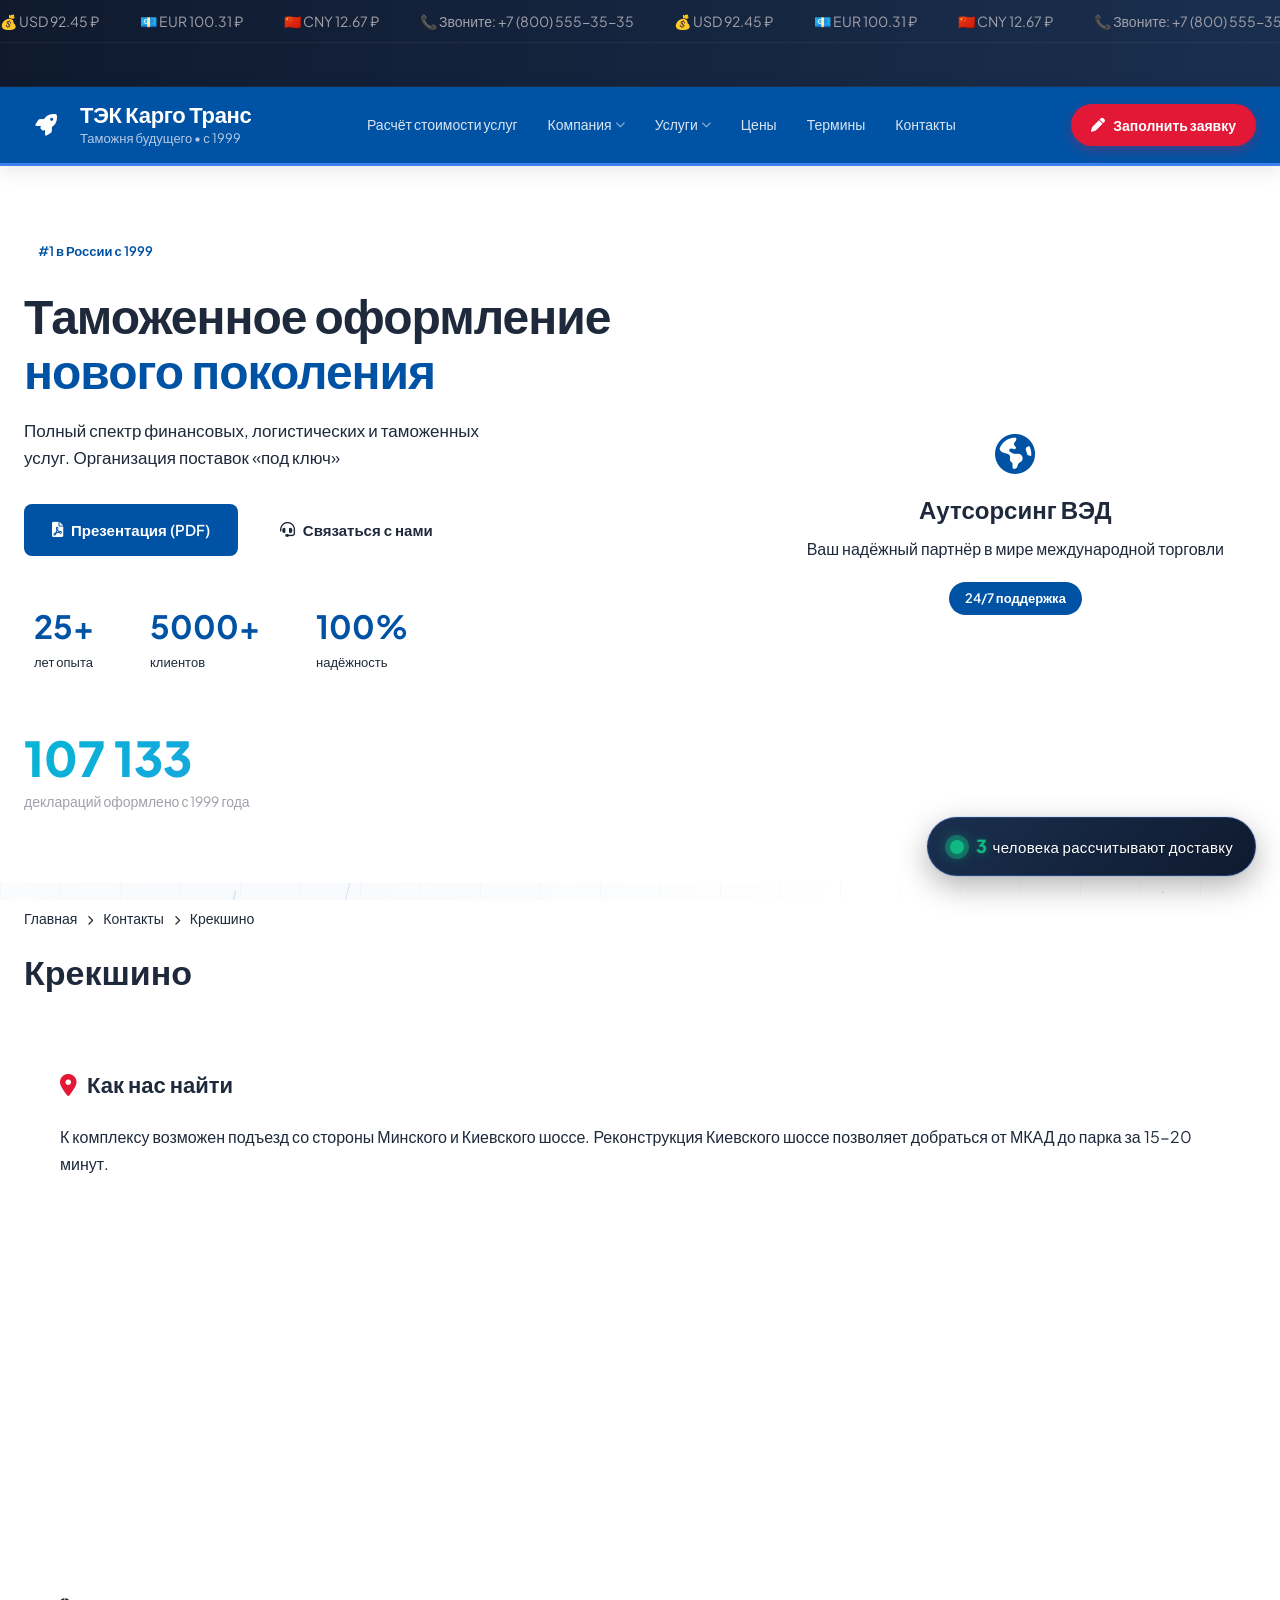
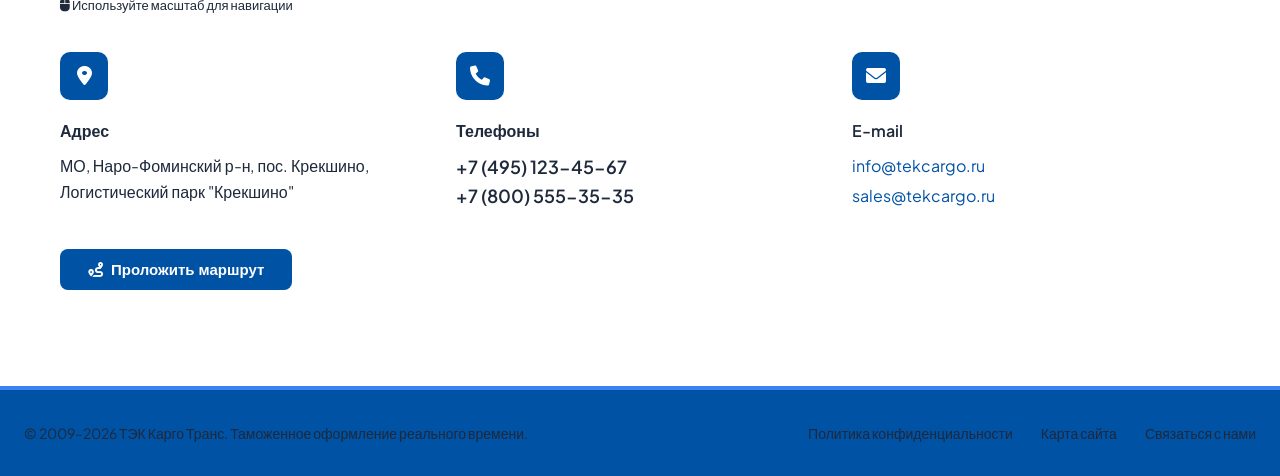
<file: index.html>
<!DOCTYPE html>
<html lang="ru">
<head>
    <div class="ticker-wrapper">
    <div class="ticker" id="currencyTicker">
        <span class="ticker-item">💰 Загрузка курсов...</span>
    </div>
</div>

    <meta charset="UTF-8">
    <meta name="viewport" content="width=device-width, initial-scale=1.0">
    <title>ТЭК Карго Транс | Таможенное оформление 2026</title>
    <link rel="stylesheet" href="style.css">
    <script src="https://api-maps.yandex.ru/2.1/?apikey=ВАШ_API_КЛЮЧ&lang=ru_RU" type="text/javascript"></script>
    <link rel="stylesheet" href="https://cdnjs.cloudflare.com/ajax/libs/font-awesome/6.0.0-beta3/css/all.min.css">
    <link href="https://fonts.googleapis.com/css2?family=Plus+Jakarta+Sans:wght@400;500;600;700;800&display=swap" rel="stylesheet">
</head>
<body>

    <!-- БЕГУЩАЯ СТРОКА С КУРСАМИ ВАЛЮТ -->
<div class="ticker-wrapper">
    <div class="ticker" id="currencyTicker">
        <span class="ticker-item"><i class="fas fa-circle" style="color: #10b981; font-size: 8px;"></i> Загрузка курсов...</span>
    </div>
</div>

<!-- ШАПКА (glassmorphism + неон) -->
<header class="header">
    <div class="container header-inner">
        <div class="logo-area" id="logoArea">
            <div class="logo-icon">
                <i class="fas fa-rocket"></i>
            </div>
            <div class="logo-text">
                <div class="logo-main">ТЭК Карго Транс</div>
                <div class="logo-sub">Таможня будущего • с 1999</div>
            </div>
        </div>

        <nav class="main-nav" id="mainNav">
            <ul class="nav-list">
                <li class="nav-item"><a href="#" class="nav-link" data-page="calculator">Расчёт стоимости услуг</a></li>
                <li class="nav-item dropdown">
                    <a href="#" class="nav-link">Компания <i class="fas fa-chevron-down"></i></a>
                    <div class="dropdown-menu">
                        <a href="#" class="dropdown-item" data-page="about">О компании</a>
                        <a href="#" class="dropdown-item" data-page="certificates">Свидетельства</a>
                        <a href="#" class="dropdown-item" data-page="digest">Дайджест ВЭД</a>
                        <a href="#" class="dropdown-item" data-page="projects">Наши проекты</a>
                    </div>
                </li>
                <li class="nav-item dropdown">
                    <a href="#" class="nav-link"> Услуги <i class="fas fa-chevron-down"></i></a>
                    <div class="dropdown-menu dropdown-menu-wide">
                        <a href="#" class="dropdown-item" data-page="outsourcing">Аутсорсинг ВЭД</a>
                        <a href="#">Международные перевозки</a>
                        <a href="#">Таможенный консалтинг</a>
                        <a href="#">Склад временного хранения</a>
                        <a href="#">Таможенный склад</a>
                        <a href="#">Маркировка товаров</a>
                        <a href="#">Таможенный брокер</a>
                        <a href="#">Налоговый консалтинг</a>
                    </div>
                </li>
                <li class="nav-item"><a href="#" class="nav-link" data-page="prices">Цены</a></li>
                <li class="nav-item"><a href="#" class="nav-link" data-page="terms">Термины</a></li>
                <li class="nav-item"><a href="#" class="nav-link" data-page="contacts">Контакты</a></li>
            </ul>
        </nav>

        <a href="#" class="btn-request">
            <i class="fas fa-pen"></i> Заполнить заявку
        </a>

        <div class="mobile-toggle" id="mobileToggle">
            <i class="fas fa-bars"></i>
        </div>
    </div>
</header>

<!-- ГЕРОЙ-БЛОК -->
<section class="hero" id="heroSection">
    <div class="hero-particles"></div>
    <div class="container hero-grid">
        <div class="hero-content animate-fadeInUp">
            <div class="hero-badge-new">#1 в России с 1999</div>
            <h1 class="hero-title">
                Таможенное оформление<br>
                <span class="gradient-text">нового поколения</span>
            </h1>
            <p class="hero-subtitle">
                Полный спектр финансовых, логистических и таможенных услуг. 
                Организация поставок «под ключ»
            </p>
            <div class="hero-buttons">
                <a href="#" class="btn-primary">
                    <i class="fas fa-file-pdf"></i> Презентация (PDF)
                </a>
                <a href="#" class="btn-secondary" data-page="contacts">
                    <i class="fas fa-headset"></i> Связаться с нами
                </a>
            </div>
            <div class="hero-stats">
                <div class="stat-item">
                    <span class="stat-number">25+</span>
                    <span class="stat-label">лет опыта</span>
                </div>
                <div class="stat-item">
                    <span class="stat-number">5000+</span>
                    <span class="stat-label">клиентов</span>
                </div>
                <div class="stat-item">
                    <span class="stat-number">100%</span>
                    <span class="stat-label">надёжность</span>
                </div>
            </div>
        </div>
        <div class="hero-visual animate-fadeInUp" style="animation-delay: 0.2s;">
            <div class="floating-card">
                <div class="card-glow"></div>
                <i class="fas fa-globe-americas"></i>
                <h3>Аутсорсинг ВЭД</h3>
                <p>Ваш надёжный партнёр в мире международной торговли</p>
                <div class="card-badge">24/7 поддержка</div>
            </div>
        </div>
    </div>
</section>

<!-- ХЛЕБНЫЕ КРОШКИ -->
<div class="container" id="breadcrumbsContainer">
    <div class="breadcrumbs">
        <a href="#" id="breadHome">Главная</a>
        <i class="fas fa-chevron-right"></i>
        <a href="#" id="breadParent">Контакты</a>
        <i class="fas fa-chevron-right"></i>
        <span id="breadCurrent">Крекшино</span>
    </div>
</div>

<!-- ОСНОВНОЙ КОНТЕНТ -->
<main class="container" id="mainContent">
    <!-- Динамический контент -->
</main>

<!-- ПОДВАЛ -->
<footer class="footer">
    <div class="container footer-inner">
        <div class="footer-copyright">
            © 2009–2026 ТЭК Карго Транс. Таможенное оформление реального времени.
        </div>
        <div class="footer-links">
            <a href="#">Политика конфиденциальности</a>
            <a href="#">Карта сайта</a>
            <a href="#">Связаться с нами</a>
        </div>
    </div>
</footer>

<!-- МОДАЛЬНОЕ ОКНО -->
<div class="modal" id="projectModal">
    <div class="modal-overlay"></div>
    <div class="modal-container">
        <div class="modal-header">
            <h3 class="modal-title"></h3>
            <button class="modal-close"><i class="fas fa-times"></i></button>
        </div>
        <div class="modal-body"></div>
    </div>
</div>

<script>

function openPDFModal(title, pdfUrl) {
    const modal = document.getElementById('projectModal');
    modal.querySelector('.modal-title').textContent = title;
    modal.querySelector('.modal-body').innerHTML = `
        <div class="pdf-viewer">
            <iframe src="${pdfUrl}" width="100%" height="600px" style="border: none; border-radius: 12px;"></iframe>
            <div class="pdf-controls">
                <a href="${pdfUrl}" download class="btn-download-pdf">
                    <i class="fas fa-download"></i> Скачать PDF
                </a>
                <a href="${pdfUrl}" target="_blank" class="btn-open-pdf">
                    <i class="fas fa-external-link-alt"></i> Открыть в новой вкладке
                </a>
            </div>
            <button class="btn-close-modal" onclick="closeModal()">
                <i class="fas fa-arrow-left"></i> Назад
            </button>
        </div>
    `;
    modal.classList.add('active');
    document.body.style.overflow = 'hidden';
}



    // ===== 1. КУРСЫ ВАЛЮТ (ПРОСТОЙ И РАБОЧИЙ) =====
    async function loadCurrencyRates() {
        const ticker = document.getElementById('currencyTicker');
        if (!ticker) return;
        
        try {
            const response = await fetch('https://www.cbr-xml-daily.ru/daily_json.js');
            const data = await response.json();
            
            const usd = data.Valute.USD.Value.toFixed(2);
            const eur = data.Valute.EUR.Value.toFixed(2);
            const cny = data.Valute.CNY.Value.toFixed(2);
            
            const prevUsd = data.Valute.USD.Previous;
            const prevEur = data.Valute.EUR.Previous;
            const prevCny = data.Valute.CNY.Previous;
            
            const usdUp = usd > prevUsd;
            const eurUp = eur > prevEur;
            const cnyUp = cny > prevCny;
            
            ticker.innerHTML = `
                <span class="ticker-item"><i class="fas fa-dollar-sign"></i> USD <strong>${usd} ₽</strong> <span style="color: ${usdUp ? '#10b981' : '#ef4444'};">${usdUp ? '▲' : '▼'}</span></span>
                <span class="ticker-item"><i class="fas fa-euro-sign"></i> EUR <strong>${eur} ₽</strong> <span style="color: ${eurUp ? '#10b981' : '#ef4444'};">${eurUp ? '▲' : '▼'}</span></span>
                <span class="ticker-item"><i class="fas fa-yen-sign"></i> CNY <strong>${cny} ₽</strong> <span style="color: ${cnyUp ? '#10b981' : '#ef4444'};">${cnyUp ? '▲' : '▼'}</span></span>
                <span class="ticker-item"><i class="fas fa-clock"></i> ${new Date().toLocaleTimeString('ru-RU')}</span>
                <span class="ticker-item"><i class="fas fa-check-circle" style="color: #10b981;"></i> Таможня 24/7</span>
                <span class="ticker-item"><i class="fas fa-truck"></i> Доставка из Китая</span>
                <span class="ticker-item"><i class="fas fa-shield-alt"></i> Страхование</span>
                <span class="ticker-item"><i class="fas fa-dollar-sign"></i> USD <strong>${usd} ₽</strong> <span style="color: ${usdUp ? '#10b981' : '#ef4444'};">${usdUp ? '▲' : '▼'}</span></span>
                <span class="ticker-item"><i class="fas fa-euro-sign"></i> EUR <strong>${eur} ₽</strong> <span style="color: ${eurUp ? '#10b981' : '#ef4444'};">${eurUp ? '▲' : '▼'}</span></span>
                <span class="ticker-item"><i class="fas fa-yen-sign"></i> CNY <strong>${cny} ₽</strong> <span style="color: ${cnyUp ? '#10b981' : '#ef4444'};">${cnyUp ? '▲' : '▼'}</span></span>
                <span class="ticker-item"><i class="fas fa-clock"></i> ${new Date().toLocaleTimeString('ru-RU')}</span>
                <span class="ticker-item"><i class="fas fa-check-circle" style="color: #10b981;"></i> Таможня 24/7</span>
                <span class="ticker-item"><i class="fas fa-truck"></i> Доставка из Китая</span>
                <span class="ticker-item"><i class="fas fa-shield-alt"></i> Страхование</span>
            `;
            ticker.innerHTML = content;
            ticker.classList.add('loaded'); // ← ВОТ ЗДЕСЬ ДОБАВИЛ
        } catch (error) {
            console.error('Ошибка курсов:', error);
            ticker.innerHTML = '<span class="ticker-item">💰 USD 92.45 ₽</span><span class="ticker-item">💶 EUR 100.31 ₽</span><span class="ticker-item">🇨🇳 CNY 12.67 ₽</span><span class="ticker-item">📞 Звоните: +7 (800) 555-35-35</span>'.repeat(3);
             ticker.classList.add('loaded');
        }
    }

    // ===== 2. ПЛАВАЮЩИЕ ЧАСТИЦЫ =====
    function initParticles() {
        if (document.getElementById('particlesCanvas')) return;
        
        const canvas = document.createElement('canvas');
        canvas.id = 'particlesCanvas';
        canvas.style.cssText = 'position:fixed;top:0;left:0;width:100%;height:100%;pointer-events:none;z-index:-1;';
        document.body.prepend(canvas);
        
        const ctx = canvas.getContext('2d');
        let width, height;
        let particles = [];
        
        function resize() {
            width = window.innerWidth;
            height = window.innerHeight;
            canvas.width = width;
            canvas.height = height;
            createParticles();
        }
        
        function createParticles() {
            const count = Math.min(Math.floor(width * height / 20000), 60);
            particles = [];
            for (let i = 0; i < count; i++) {
                particles.push({
                    x: Math.random() * width,
                    y: Math.random() * height,
                    r: Math.random() * 2 + 0.5,
                    sx: (Math.random() - 0.5) * 0.2,
                    sy: (Math.random() - 0.5) * 0.2,
                    o: Math.random() * 0.3 + 0.1
                });
            }
        }
        
        function draw() {
            ctx.clearRect(0, 0, width, height);
            particles.forEach(p => {
                ctx.beginPath();
                ctx.arc(p.x, p.y, p.r, 0, Math.PI * 2);
                ctx.fillStyle = `rgba(59, 130, 246, ${p.o})`;
                ctx.fill();
                p.x += p.sx;
                p.y += p.sy;
                if (p.x < 0) p.x = width;
                if (p.x > width) p.x = 0;
                if (p.y < 0) p.y = height;
                if (p.y > height) p.y = 0;
            });
            requestAnimationFrame(draw);
        }
        
        resize();
        draw();
        window.addEventListener('resize', resize);
    }

    // ===== 3. ПАРАЛЛАКС =====
    function initParallax() {
        const hero = document.querySelector('.hero');
        if (!hero) return;
        
        document.addEventListener('mousemove', function(e) {
            const x = (window.innerWidth / 2 - e.pageX) / 60;
            const y = (window.innerHeight / 2 - e.pageY) / 60;
            hero.style.transform = `translate(${x}px, ${y}px)`;
        });
        
        hero.addEventListener('mouseleave', function() {
            hero.style.transform = 'translate(0, 0)';
        });
    }

    // ===== 4. СЧЁТЧИК ДЕКЛАРАЦИЙ =====
    function initCounter() {
        const heroStats = document.querySelector('.hero-stats');
        if (!heroStats || document.querySelector('.counter-section')) return;
        
        const html = `
            <div class="counter-section">
                <div class="counter-item">
                    <div class="counter-number" id="declarationsCounter">0</div>
                    <div class="counter-label">деклараций оформлено с 1999 года</div>
                </div>
            </div>
        `;
        heroStats.insertAdjacentHTML('afterend', html);
        
        const el = document.getElementById('declarationsCounter');
        if (!el) return;
        
        const target = 127843;
        let current = 0;
        const step = Math.ceil(target / 80);
        
        const timer = setInterval(function() {
            current += step;
            if (current >= target) {
                current = target;
                clearInterval(timer);
            }
            el.textContent = current.toLocaleString('ru-RU');
        }, 25);
    }

    // ===== 5. ПЛАШКА ОНЛАЙН =====
    function initOnlineBadge() {
        const el = document.getElementById('onlineCount');
        if (!el) return;
        
        function update() {
            el.textContent = Math.floor(Math.random() * 8) + 2;
        }
        update();
        setInterval(update, 15000);
    }

    // ===== ЗАПУСК ВСЕГО =====
    document.addEventListener('DOMContentLoaded', function() {
        console.log('Запуск фич...');
        
        // Курсы валют
        loadCurrencyRates();
        setInterval(loadCurrencyRates, 300000);
        
        // Частицы
        initParticles();
        
        // Параллакс и счётчик (с задержкой, чтобы DOM успел)
        setTimeout(function() {
            initParallax();
            initCounter();
        }, 200);
        
        // Онлайн
        initOnlineBadge();
        
        console.log('Готово!');
    });

    // ===== ДАННЫЕ ПРОЕКТОВ =====
    const projectsData = [
        {
            image: 'https://images.pexels.com/photos/3184418/pexels-photo-3184418.jpeg?w=400&h=300&fit=crop',
            number: '01',
            title: 'Включение в ТРОИС',
            shortDesc: 'Защита владельца товарного знака при ввозе товаров на территорию РФ.',
            fullText: 'Поставленная задача – защита владельца товарного знака при ввозе на территорию РФ товаров с размещенным на них товарным знаком. Решение задачи осуществлялось путем включения товарных знаков в таможенный реестр объектов интеллектуальной собственности (ТРОИС), что позволило существенно сократить ввоз на территорию РФ как контрафактных товаров, так и товаров, ввозимых в рамках параллельного импорта (ООО «КУБ Евразия», АО Компания «Бакстер»).'
        },
        {
            image: 'https://images.pexels.com/photos/1117210/pexels-photo-1117210.jpeg?w=400&h=300&fit=crop',
            number: '02',
            title: 'Эксперимент по контрейлерной перевозке',
            shortDesc: 'Выявление факторов, сдерживающих развитие контрейлерных перевозок.',
            fullText: 'Поставленная задача – выявление факторов, сдерживающих развитие контрейлерных перевозок. Решение задачи производилось путем осуществления тестовой контрейлерной перевозки нескольких транспортных средств с товаром, участие в которой принимала наша компания. В процессе проведения эксперимента были выявлены такие факторы, как несовершенство некоторых правовых норм, отсутствие необходимых форм документов, несогласованность действий ряда ведомств и организаций.'
        },
        {
            image: 'https://images.pexels.com/photos/6077326/pexels-photo-6077326.jpeg?w=400&h=300&fit=crop',
            number: '03',
            title: 'Представительство в суде и таможенных органах',
            shortDesc: 'Подтверждение сведений, заявленных в декларации на товары.',
            fullText: 'Поставленные задачи - подтверждение сведений, заявленных в декларации на товары путем обжалования решений таможенных органов как в ведомственном порядке, так и в судебных инстанциях. В результате обжалования получены положительные решения для клиентов: АО "Арконик СМЗ", АО Компания «Бакстер», ООО Новэкс групп, ООО Агромаг, ООО Светосила М и других.'
        },
        {
            image: 'https://images.pexels.com/photos/3840447/pexels-photo-3840447.jpeg?w=400&h=300&fit=crop',
            number: '04',
            title: 'Ввоз оборудования в уставный капитал',
            shortDesc: 'Ввоз товаров с освобождением от уплаты таможенных пошлин.',
            fullText: 'Поставленная задача – осуществить ввоз в уставный капитал товаров с освобождением от уплаты таможенных пошлин. Осуществлен ввоз в уставный капитал транспортных средств (седельных тягачей) и иного оборудования, облагаемого таможенными пошлинами, с освобождением от их уплаты.'
        },
        {
            image: 'https://images.pexels.com/photos/3760067/pexels-photo-3760067.jpeg?w=400&h=300&fit=crop',
            number: '05',
            title: 'Отстаивание интересов по лицензионным платежам',
            shortDesc: 'Исключение лицензионных платежей из таможенной стоимости.',
            fullText: 'Поставленная задача – доказать в суде неправомочность решений таможенных органов о включении лицензионных платежей за использование товарного знака в таможенную стоимость товаров. Это позволило возвратить излишне уплаченные таможенные платежи на десятки миллионов рублей (АО «Колгейт-Палмолив», ООО «Гудиер РАША»).'
        },
        {
            image: 'https://images.pexels.com/photos/1267338/pexels-photo-1267338.jpeg?w=400&h=300&fit=crop',
            number: '06',
            title: 'Классификация товаров в несобранном виде',
            shortDesc: 'Ввоз сложного технологического оборудования.',
            fullText: 'Поставленная задача – ввоз сложного комплексного технологического оборудования отдельными партиями. В оптимальные сроки получены классификационные решения ФТС и осуществлен ввоз таких товаров, как завод для производства керамической плитки, углепогрузочный комплекс, терминал для хранения и переработки зерна.'
        },
        {
            image: 'https://images.pexels.com/photos/3184298/pexels-photo-3184298.jpeg?w=400&h=300&fit=crop',
            number: '07',
            title: 'Предварительные решения о классификации',
            shortDesc: 'Подтверждение спорных кодов ТН ВЭД.',
            fullText: 'Поставленная задача – подтверждение спорных кодов товаров в соответствии с ТН ВЭД. Получены предварительные решения о классификации сложного технологического, электротехнического оборудования, химических веществ, пищевых добавок.'
        },
        {
            image: 'https://images.pexels.com/photos/4482900/pexels-photo-4482900.jpeg?w=400&h=300&fit=crop',
            number: '08',
            title: 'Организация таможенного склада',
            shortDesc: 'Размещение комплектующих для завода электроники без уплаты пошлин.',
            fullText: 'Один из ведущих производителей электроники разместил на нашем таможенном складе комплектующие без уплаты пошлин. Ключевые особенности: система контроля доступа, видеонаблюдение, температурный контроль, дробление партий, маркировка. Товары могут храниться до 3 лет без уплаты пошлин.'
        },
        {
            image: 'https://images.pexels.com/photos/4226807/pexels-photo-4226807.jpeg?w=400&h=300&fit=crop',
            number: '09',
            title: 'Создание таможенного склада для парфюмерной компании',
            shortDesc: 'Организация процесса маркировки товаров.',
            fullText: 'Была создана «дорожная карта», реализация которой позволила в оптимальные сроки включить компанию в Реестр владельцев таможенных складов и запустить процесс маркировки товаров до выпуска в свободное обращение.'
        }
    ];

    // ===== ДАННЫЕ ДАЙДЖЕСТА (9 НОВОСТЕЙ) =====
    const digestNews = [
        { date: '20 июня 2023', title: 'Правительство продлило и расширило эксперимент по выдаче лицензий', fullText: '<p>Эксперимент продлится до 31 декабря 2024 года. Постановление подписал Михаил Мишустин.</p><p class="digest-source">Источник: ТАСС</p>' },
        { date: '02 июня 2023', title: 'Проект Постановления № 342 о внесении изменений', fullText: '<p>Проект Постановления № 342 о внесении изменений в постановление от 26 марта 2020 г.</p>' },
        { date: '31 мая 2023', title: 'Эксперимент по маркировке безалкогольных напитков', fullText: '<p>Эксперимент пройдет с 1 июня по 31 августа 2023 года.</p><p class="digest-source">Источник: Интерфакс</p>' },
        { date: '23 мая 2023', title: 'Дума обсудит транзит фур из Польши через Россию', fullText: '<p>Госдума обсудит обращение в правительство РФ.</p><p class="digest-source">Источник: ТАСС</p>' },
        { date: '04 мая 2023', title: 'Грузоперевозчики РФ начали объезжать Казахстан', fullText: '<p>Российские грузоперевозчики с товарами параллельного импорта начали объезжать Казахстан.</p><p class="digest-source">Источник: Известия</p>' },
        { date: '12 апреля 2023', title: 'Доля рубля в расчетах за экспорт сравнялась с долларом', fullText: '<p>Доля рубля в расчетах за экспорт превысила 30%.</p><p class="digest-source">Источник: Российская газета</p>' },
        { date: '22 марта 2023', title: 'Госдума приняла закон о перегрузе', fullText: '<p>Ответственность за перегруз возложена на владельцев транспорта.</p><p class="digest-source">Источник: Фонтанка</p>' },
        { date: '20 марта 2023', title: 'Минсельхоз предложил торговлю сельхозпродукцией за рубли', fullText: '<p>Минсельхоз подготовил проект указа.</p><p class="digest-source">Источник: ТАСС</p>' },
        { date: '04 марта 2023', title: 'Российский экспорт в ЕС сократился вдвое', fullText: '<p>Экспорт сократился на 53% с марта по декабрь 2022 года.</p><p class="digest-source">Источник: ТАСС</p>' }
    ];

    // ===== ФУНКЦИИ КОНТЕНТА =====



    function getCalculatorHTML() {
    return `
        <h1 class="page-title animate-fadeInUp">Расчёт стоимости услуг</h1>
        <div class="calculator-card animate-fadeInUp" style="animation-delay: 0.1s;">
            <p class="calculator-subtitle">
                <i class="fas fa-clock"></i> 
                Заполните форму и наши специалисты свяжутся с Вами в течение 3-х часов
            </p>
            
            <form class="calculator-form" id="calculatorForm">
                <div class="form-row">
                    <div class="form-group">
                        <label>Имя <span class="required">*</span></label>
                        <div class="input-wrapper">
                            <i class="fas fa-user"></i>
                            <input type="text" name="name" placeholder="Иван Иванов" required>
                        </div>
                    </div>
                    <div class="form-group">
                        <label>Email <span class="required">*</span></label>
                        <div class="input-wrapper">
                            <i class="fas fa-envelope"></i>
                            <input type="email" name="email" placeholder="ivan@company.ru" required>
                        </div>
                    </div>
                </div>
                
                <div class="form-row">
                    <div class="form-group">
                        <label>Организация</label>
                        <div class="input-wrapper">
                            <i class="fas fa-building"></i>
                            <input type="text" name="organization" placeholder="ООО «Компания»">
                        </div>
                    </div>
                    <div class="form-group">
                        <label>Телефон</label>
                        <div class="input-wrapper">
                            <i class="fas fa-phone"></i>
                            <input type="tel" name="phone" placeholder="+7 (999) 123-45-67">
                        </div>
                    </div>
                </div>
                
                <div class="form-section">
                    <h3 class="section-title"><i class="fas fa-arrow-right"></i> Направление</h3>
                    <div class="checkbox-group">
                        <label class="custom-checkbox"><input type="checkbox" name="direction" value="Импорт"><span class="checkmark"></span><span class="checkbox-label">Импорт</span></label>
                        <label class="custom-checkbox"><input type="checkbox" name="direction" value="Экспорт"><span class="checkmark"></span><span class="checkbox-label">Экспорт</span></label>
                    </div>
                </div>
                
                <div class="form-section">
                    <h3 class="section-title"><i class="fas fa-cube"></i> Услуги</h3>
                    <div class="checkbox-group">
                        <label class="custom-checkbox"><input type="checkbox" name="service" value="Тамож. оформление"><span class="checkmark"></span><span class="checkbox-label">Тамож. оформление</span></label>
                        <label class="custom-checkbox"><input type="checkbox" name="service" value="Хранение"><span class="checkmark"></span><span class="checkbox-label">Хранение</span></label>
                        <label class="custom-checkbox"><input type="checkbox" name="service" value="Транзит ВТП"><span class="checkmark"></span><span class="checkbox-label">Транзит ВТП</span></label>
                        <label class="custom-checkbox"><input type="checkbox" name="service" value="ФитоВет контроль"><span class="checkmark"></span><span class="checkbox-label">ФитоВет контроль</span></label>
                    </div>
                </div>
                
                <div class="form-section">
                    <h3 class="section-title"><i class="fas fa-truck"></i> Вид транспорта</h3>
                    <div class="checkbox-group">
                        <label class="custom-checkbox"><input type="checkbox" name="transport" value="Автомобильный"><span class="checkmark"></span><span class="checkbox-label">Автомобильный</span></label>
                        <label class="custom-checkbox"><input type="checkbox" name="transport" value="Железнодорожный"><span class="checkmark"></span><span class="checkbox-label">Железнодорожный</span></label>
                    </div>
                </div>
                
                <div class="form-section">
                    <h3 class="section-title"><i class="fas fa-boxes"></i> Обработка груза</h3>
                    <div class="checkbox-group">
                        <label class="custom-checkbox"><input type="checkbox" name="handling" value="Кросс-докинг"><span class="checkmark"></span><span class="checkbox-label">Кросс-докинг</span></label>
                        <label class="custom-checkbox"><input type="checkbox" name="handling" value="Маркировка"><span class="checkmark"></span><span class="checkbox-label">Маркировка</span></label>
                        <label class="custom-checkbox"><input type="checkbox" name="handling" value="Переупаковка"><span class="checkmark"></span><span class="checkbox-label">Переупаковка</span></label>
                        <label class="custom-checkbox"><input type="checkbox" name="handling" value="Паллетирование"><span class="checkmark"></span><span class="checkbox-label">Паллетирование</span></label>
                    </div>
                </div>
                
                <div class="form-row">
                    <div class="form-group">
                        <label>Дата прибытия</label>
                        <div class="input-wrapper select-wrapper">
                            <i class="fas fa-calendar"></i>
                            <select name="arrivalDate">
                                <option>Выбрать дату прибытия</option>
                                <option>Сегодня</option>
                                <option>Завтра</option>
                                <option>На этой неделе</option>
                            </select>
                        </div>
                    </div>
                    <div class="form-group">
                        <label>Тип груза</label>
                        <div class="input-wrapper select-wrapper">
                            <i class="fas fa-tag"></i>
                            <select name="cargoType">
                                <option>Выбрать тип груза</option>
                                <option>Генеральный груз</option>
                                <option>Опасный груз</option>
                                <option>Скоропортящийся</option>
                                <option>Негабаритный</option>
                            </select>
                        </div>
                    </div>
                </div>
                
                <div class="form-row">
                    <div class="form-group">
                        <label>Вес груза / кг <span class="required">*</span></label>
                        <div class="input-wrapper">
                            <i class="fas fa-weight-scale"></i>
                            <input type="number" name="weight" min="0" value="0" required>
                        </div>
                    </div>
                    <div class="form-group">
                        <label>Количество паллет / мест <span class="required">*</span></label>
                        <div class="input-wrapper">
                            <i class="fas fa-pallet"></i>
                            <input type="number" name="pallets" min="0" value="0" required>
                        </div>
                    </div>
                </div>
                
                <div class="form-section">
                    <label>Описание товаров <span class="required">*</span></label>
                    <div class="input-wrapper textarea-wrapper">
                        <i class="fas fa-align-left"></i>
                        <textarea name="description" rows="3" placeholder="Код или группа ТН ВЭД, наименование товара..."></textarea>
                    </div>
                </div>
                
                <div class="form-section">
                    <label>Загрузка документов</label>
                    <div class="file-upload-wrapper">
                        <label class="file-upload">
                            <i class="fas fa-cloud-upload-alt"></i>
                            <span>Перетащите файлы или нажмите для выбора</span>
                            <input type="file" name="documents" multiple>
                        </label>
                        <p class="file-hint">Пакинг лист, инвойс, каталог, сертификат и др.</p>
                    </div>
                </div>
                
                <div class="form-submit">
                    <button type="submit" class="btn-submit">
                        <i class="fas fa-calculator"></i> Рассчитать стоимость
                    </button>
                    <p class="submit-note"><i class="fas fa-lock"></i> Ваши данные в безопасности. Ответ в течение 3-х часов.</p>
                </div>
            </form>
        </div>
    `;
}
function getPricesHTML() {
    return `
        <h1 class="page-title animate-fadeInUp">Цены на услуги</h1>
        
        <div class="content-card animate-fadeInUp">
            <p class="prices-intro">
                На нашем сайте вы можете узнать стоимость таможенного оформления, расценки на международные перевозки 
                (железнодорожным, авиа, авто и морским транспортом), а также информацию о хранении товаров на таможенных складах 
                и перевозке грузов из Китая. Кроме этого предоставляем консалтинговые услуги внешнеэкономической деятельности.
            </p>
        </div>
        
        <!-- Таможенные операции -->
        <div class="prices-section animate-fadeInUp">
            <h2 class="prices-section-title"><i class="fas fa-file-signature"></i> Таможенные операции</h2>
            <div class="prices-table-wrapper">
                <table class="prices-table">
                    <thead><tr><th>№</th><th>Услуга</th><th>Тариф (без НДС)</th></tr></thead>
                    <tbody>
                        <tr><td>1.1</td><td>Подготовка данных для оформления ДТ/ПДТ/ДТС/КДТ (до 10 товаров)</td><td>По согласованию</td></tr>
                        <tr><td>1.4</td><td>Оформление статформы (до 10 кодов ТН ВЭД)<br>свыше 10 кодов — за каждый доп. код</td><td>7000 руб.<br>300 руб.</td></tr>
                        <tr><td>1.5.1</td><td>Предварительное информирование (1-10 товаров)</td><td>700 руб.</td></tr>
                        <tr><td>1.5.2</td><td>Предварительное информирование (свыше 10 товаров, за каждый)</td><td>50 руб.</td></tr>
                    </tbody>
                </table>
            </div>
        </div>
        
        <!-- Доп. услуги -->
        <div class="prices-section animate-fadeInUp">
            <h2 class="prices-section-title"><i class="fas fa-plus-circle"></i> Дополнительные услуги</h2>
            <div class="prices-table-wrapper">
                <table class="prices-table">
                    <thead><tr><th>№</th><th>Услуга</th><th>Тариф (без НДС)</th></tr></thead>
                    <tbody>
                        <tr><td>2.1</td><td>Создание артикульной базы (за 1 артикул)</td><td>300 руб.</td></tr>
                        <tr><td>2.2</td><td>Определение кода ТН ВЭД (за 1 код)</td><td>300 руб.</td></tr>
                        <tr><td>2.3</td><td>Финансирование таможенных платежей</td><td>от 3000 руб.</td></tr>
                        <tr><td>2.4</td><td>Сканирование документов (за лист)</td><td>20 руб.</td></tr>
                    </tbody>
                </table>
            </div>
        </div>
        
        <!-- Аэропорты -->
        <div class="prices-section animate-fadeInUp">
            <h2 class="prices-section-title"><i class="fas fa-plane"></i> Услуги в аэропортах</h2>
            <div class="prices-table-wrapper">
                <table class="prices-table">
                    <thead><tr><th>№</th><th>Услуга</th><th>Тариф (без НДС)</th></tr></thead>
                    <tbody>
                        <tr><td>3.1</td><td>Консультации по формированию пакета документов</td><td>15000 руб.</td></tr>
                        <tr><td>3.2</td><td>Представительство при предварительном осмотре</td><td>3000 руб.</td></tr>
                        <tr><td>3.3</td><td>Представительство при таможенном осмотре</td><td>3000 руб.</td></tr>
                        <tr><td>3.4</td><td>Представительство при таможенном досмотре</td><td>5000 руб.</td></tr>
                    </tbody>
                </table>
            </div>
        </div>
        
        <!-- Консультации -->
        <div class="prices-section animate-fadeInUp">
            <h2 class="prices-section-title"><i class="fas fa-headset"></i> Консультационные услуги</h2>
            <div class="prices-table-wrapper">
                <table class="prices-table">
                    <thead><tr><th>№</th><th>Услуга</th><th>Тариф (без НДС)</th></tr></thead>
                    <tbody>
                        <tr><td>4.1</td><td>Консультация по таможенному законодательству (1 час)</td><td>1500 руб.</td></tr>
                        <tr><td>4.2</td><td>Подготовка заявления о возврате платежей</td><td>3000 руб.</td></tr>
                        <tr><td>4.4</td><td>Еженедельный обзор таможенного законодательства</td><td>500 руб./мес.</td></tr>
                    </tbody>
                </table>
            </div>
        </div>
        
        <!-- СВХ -->
        <div class="prices-section animate-fadeInUp">
            <h2 class="prices-section-title"><i class="fas fa-warehouse"></i> Услуги СВХ</h2>
            <div class="prices-table-wrapper">
                <table class="prices-table">
                    <thead><tr><th>№</th><th>Услуга</th><th>Тариф (без НДС)</th></tr></thead>
                    <tbody>
                        <tr><td>5-6</td><td>Приём/выдача паллетированного груза (европаллета)</td><td>250 руб.</td></tr>
                        <tr><td>9-10</td><td>Приём/выдача негабаритного груза</td><td>300 руб.</td></tr>
                        <tr><td>11</td><td>Хранение 1 европаллеты в сутки</td><td>100 руб.</td></tr>
                        <tr><td>14</td><td>Приём и формирование паллеты при разгрузке "навалом"</td><td>350 руб.</td></tr>
                        <tr><td>20</td><td>Наклейка стикеров, маркировка (за 1 шт.)</td><td>50 руб.</td></tr>
                    </tbody>
                </table>
            </div>
        </div>
        
        <!-- Маркировка -->
        <div class="prices-section animate-fadeInUp">
            <h2 class="prices-section-title"><i class="fas fa-tag"></i> Маркировка</h2>
            <div class="prices-table-wrapper">
                <table class="prices-table">
                    <thead><tr><th>№</th><th>Услуга</th><th>Тариф (без НДС)</th></tr></thead>
                    <tbody>
                        <tr><td>1</td><td>Маркировка товаров (QR, Data Matrix, EAC) за шт.</td><td>от 2,50 руб.</td></tr>
                        <tr><td>2</td><td>Печать марки термотрансферная (за шт.)</td><td>от 0,50 руб.</td></tr>
                        <tr><td>3</td><td>Агрегация (ед./блок/короб/паллет)</td><td>от 1,00 руб.</td></tr>
                    </tbody>
                </table>
            </div>
        </div>
        
        <div class="content-card animate-fadeInUp">
            <p class="prices-note">* Данные тарифы приведены без учета НДС. НДС начисляется сверх суммы указанных тарифов.</p>
            <p class="prices-note">** Неполные сутки считаются как полные. Режим работы склада: с 9-00 до 18-00.</p>
        </div>
    `;
}
// ===== ДАННЫЕ ТЕРМИНОВ (7 ШТУК) =====
const termsData = [
    
    {
        number: '01',
        title: 'Виды грузовых перевозок',
        shortDesc: 'Водный, воздушный, железнодорожный и автомобильный транспорт.',
        fullText: `
            <p>К основным видам перевозок грузов относят грузоперевозки по воде, по воздуху, по суше. Каждый из указанных случаев может быть реализован определенным транспортным средством.</p>
            <h4>🚢 Грузоперевозки водным видом транспорта</h4>
            <p>Транспортные услуги в сфере морских и речных грузоперевозок – это наиболее экологически чистый вариант доставки грузов. Такой вид грузовых перевозок является приоритетным при обмене сырьём и товарами на международном уровне. Внутри страны развитию водной транспортировки грузов способствует природное богатство большими реками и каналами.</p>
            <p>Важно отметить, что этот вид транспортных перевозок является наиболее сложным в организации. Он требует немалого количества энергетических и трудозатрат, является самым медленным из всех возможных вариантов. Но компенсацией служит обширность географии перевозок и очень низкая их стоимость.</p>
            <h4>✈️ Перевозка грузов воздушным видом транспорта</h4>
            <p>У грузоотправителей часто возникают ситуации, когда необходимо выполнить доставку за предельно короткий срок на дальние расстояния. В этом случае незаменим авиатранспорт. Данный вид грузоперевозки является самым дорогостоящим, но если сроки «поджимают», то лучше воспользоваться им.</p>
            <h4>🚂 Доставка грузов железнодорожным видом транспорта</h4>
            <p>Одна из самых протяженных в мире сетей железных дорог принадлежит России. Через нашу страну проходят кратчайшие транспортные маршруты между Европой и Азией. Неоспоримым преимуществом является возможность доставки крупногабаритных, негабаритных, массовых и особорежимных грузов. Этот вид грузоперевозок доступен в любое время года.</p>
            <h4>🚛 Автотранспортные услуги</h4>
            <p>Перевозка автомобильным транспортом в ряде случаев является наиболее выгодной. Такой вариант позволяет соединить два пункта «от отправителя – до получателя» без дополнительных погрузок/разгрузок, что уменьшает риск повреждения груза, увеличивает скорость перевозки, а также сокращает общую стоимость.</p>
        `
    },
    {
        number: '02',
        title: 'Таможенный кодекс ЕАЭС',
        shortDesc: 'Виды декларирования товаров согласно ст. 105 ТК ЕАЭС.',
        fullText: `
            <p>Таможенный кодекс Евразийского экономического союза (ЕАЭС) предусматривает следующие виды декларирования товаров (ст. 105 ТК ЕАЭС):</p>
            <ul>
                <li><strong>Декларация на товары</strong> — при помещении товаров под таможенные процедуры, за исключением таможенного транзита.</li>
                <li><strong>Транзитная декларация</strong> — при помещении товаров под таможенную процедуру таможенного транзита.</li>
                <li><strong>Пассажирская таможенная декларация</strong> — при декларировании товаров для личного пользования.</li>
                <li><strong>Декларация на транспортное средство</strong> — при декларировании транспортных средств международной перевозки.</li>
            </ul>
        `
    },
    {
        number: '03',
        title: 'Инкотермс (Incoterms)',
        shortDesc: 'Международные правила толкования торговых терминов.',
        fullText: `
            <p>Инкотермс (International commerce terms) – товарный знак Международной торговой палаты. Это свод правил с терминами, применяющийся в национальной и международной торговле.</p>
            <p>11 терминов Инкотермс 2010 распределены на 2 группы:</p>
            <h4>Правила для любого вида транспорта:</h4>
            <ul>
                <li><strong>EXW</strong> – Франко завод</li>
                <li><strong>FCA</strong> – Франко перевозчик</li>
                <li><strong>CPT</strong> – Перевозка оплачена до</li>
                <li><strong>CIP</strong> – Перевозка и страхование оплачены до</li>
                <li><strong>DAT</strong> – Поставка на терминале</li>
                <li><strong>DAP</strong> – Поставка в месте назначения</li>
                <li><strong>DDP</strong> – Поставка с оплатой пошлин</li>
            </ul>
            <h4>Правила для морского и речного транспорта:</h4>
            <ul>
                <li><strong>FAS</strong> – Свободно вдоль борта судна</li>
                <li><strong>FOB</strong> – Свободно на борту</li>
                <li><strong>CFR</strong> – Стоимость и фрахт</li>
                <li><strong>CIF</strong> – Стоимость, страхование и фрахт</li>
            </ul>
        `
    },
    {
        number: '04',
        title: 'Классификатор условий поставки',
        shortDesc: 'Коды и наименования условий поставки товаров.',
        fullText: `
            <table style="width:100%;border-collapse:collapse;">
                <tr><th>Код</th><th>Наименование</th><th>Географический пункт</th></tr>
                <tr><td>EXW</td><td>ФРАНКО-ЗАВОД</td><td>Местонахождение завода</td></tr>
                <tr><td>FCA</td><td>ФРАНКО-ПЕРЕВОЗЧИК</td><td>Указанное место</td></tr>
                <tr><td>FAS</td><td>СВОБОДНО ВДОЛЬ БОРТА СУДНА</td><td>Указанный порт погрузки</td></tr>
                <tr><td>FOB</td><td>СВОБОДНО НА БОРТУ СУДНА</td><td>Указанный порт погрузки</td></tr>
                <tr><td>CFR</td><td>СТОИМОСТЬ И ФРАХТ</td><td>Указанный порт назначения</td></tr>
                <tr><td>CIF</td><td>СТОИМОСТЬ, СТРАХОВАНИЕ И ФРАХТ</td><td>Указанный порт назначения</td></tr>
                <tr><td>CPT</td><td>ПЕРЕВОЗКА ОПЛАЧЕНА ДО</td><td>Указанное место назначения</td></tr>
                <tr><td>CIP</td><td>ПЕРЕВОЗКА И СТРАХОВАНИЕ ОПЛАЧЕНЫ ДО</td><td>Указанное место назначения</td></tr>
                <tr><td>DDP</td><td>ПОСТАВКА С ОПЛАТОЙ ПОШЛИНЫ</td><td>Указанное место назначения</td></tr>
            </table>
        `
    },
    {
        number: '05',
        title: 'Классификация опасных грузов',
        shortDesc: 'Классы опасности грузов и веществ ADR / АДР.',
        fullText: `
            <p>ГОСТ 19433-88 определяет классы и классификацию опасных грузов и веществ.</p>
            <ul>
                <li><strong>1 класс</strong> — взрывчатые материалы (ВМ)</li>
                <li><strong>2 класс</strong> — газы сжатые, сжиженные и растворенные под давлением</li>
                <li><strong>3 класс</strong> — легковоспламеняющиеся жидкости (ЛВЖ)</li>
                <li><strong>4 класс</strong> — легковоспламеняющиеся твердые грузы и вещества (ЛВТ); самовозгорающиеся (СВ); выделяющие воспламеняющиеся газы при взаимодействии с водой</li>
                <li><strong>5 класс</strong> — окисляющие вещества (ОК) и органические пероксиды (ОП)</li>
                <li><strong>6 класс</strong> — ядовитые вещества (ЯВ) и инфекционные грузы и вещества (ИВ)</li>
                <li><strong>7 класс</strong> — радиоактивные материалы (РМ)</li>
                <li><strong>8 класс</strong> — едкие и (или) коррозионные грузы и вещества (ЕК)</li>
                <li><strong>9 класс</strong> — прочие опасные грузы и вещества</li>
            </ul>
        `
    },
    {
        number: '06',
        title: 'Классификатор таможенных режимов',
        shortDesc: 'Виды таможенных процедур и их особенности.',
        fullText: `
            <p>Таможенная процедура — это выбранный декларантом способ пользования и распоряжения товарами на таможенной территории Таможенного союза и за её пределами.</p>
            <p>Таможенный кодекс Таможенного союза в статье 202 предусмотрел 17 видов таможенных процедур:</p>
            <ul>
                <li>Выпуск для внутреннего потребления</li>
                <li>Экспорт</li>
                <li>Таможенный транзит</li>
                <li>Таможенный склад</li>
                <li>Переработка на таможенной территории</li>
                <li>Переработка вне таможенной территории</li>
                <li>Переработка для внутреннего потребления</li>
                <li>Временный ввоз</li>
                <li>Временный вывоз</li>
                <li>Реимпорт</li>
                <li>Реэкспорт</li>
                <li>Беспошлинная торговля</li>
                <li>Уничтожение</li>
                <li>Отказ в пользу государства</li>
                <li>Свободная таможенная зона</li>
                <li>Свободный склад</li>
                <li>Специальная таможенная процедура</li>
            </ul>
        `
    },
    {
        number: '07',
        title: 'Таможенные процедуры',
        shortDesc: 'Полный перечень и описание таможенных процедур.',
        fullText: `
            <p>Понятие таможенной процедуры было введено таможенным кодексом Таможенного союза, ранее в таможенном законодательстве был термин таможенные режимы.</p>
            <p>Декларант вынужден поместить перемещаемый через таможенную границу товар под одну из существующих таможенных процедур. Он вправе выбрать любую таможенную процедуру или изменить ее на иную, но с соблюдением ее условий.</p>
            <p>Таможенный кодекс Таможенного союза в статье 202 предусмотрел 17 видов таможенных процедур. Подробное описание каждой процедуры доступно в соответствующем разделе.</p>
        `
    }
];

function attachTermEvents() {
    document.querySelectorAll('.term-card').forEach(card => {
        card.addEventListener('click', function(e) {
            // Не открываем, если кликнули по кнопке
            if (e.target.closest('.btn-read-term')) return;
            const index = this.dataset.termIndex;
            if (index !== undefined) openTermModal(parseInt(index));
        });
    });
    
    document.querySelectorAll('.btn-read-term').forEach(btn => {
        btn.addEventListener('click', function(e) {
            e.stopPropagation();
            const card = this.closest('.term-card');
            if (card) {
                const index = card.dataset.termIndex;
                if (index !== undefined) openTermModal(parseInt(index));
            }
        });
    });
}

function openTermModal(index) {
    const term = termsData[index];
    if (!term) return;  // ← исправлено: было if (term) return;
    
    const modal = document.getElementById('projectModal');
    modal.querySelector('.modal-title').textContent = term.title;
    modal.querySelector('.modal-body').innerHTML = `
        <div class="term-modal-content">
            ${term.fullText}
        </div>
        <button class="btn-close-modal" onclick="closeModal()">
            <i class="fas fa-arrow-left"></i> Назад к терминам
        </button>
    `;
    modal.classList.add('active');
    document.body.style.overflow = 'hidden';
}

function getTermsHTML() {
    let html = '<h1 class="page-title animate-fadeInUp">Термины ВЭД</h1><div class="terms-grid">';
    termsData.forEach((term, index) => {
        html += `
            <div class="term-card animate-fadeInUp" style="animation-delay: ${index * 0.05}s;" data-term-index="${index}">
                <span class="term-number">${term.number}</span>
                <h3 class="term-title">${term.title}</h3>
                <p class="term-short">${term.shortDesc}</p>
                <button class="btn-read-term">
                    <i class="fas fa-book-open"></i> Читать
                </button>
            </div>
        `;
    });
    html += '</div>';
    return html;
}

function getOutsourcingHTML() {
    return `
        <!-- Хлебные крошки -->
        <div class="breadcrumbs">
            <a href="#" data-page="contacts">Главная</a>
            <i class="fas fa-chevron-right"></i>
            <a href="#">Услуги</a>
            <i class="fas fa-chevron-right"></i>
            <span>Аутсорсинг ВЭД</span>
        </div>
        
        <!-- Заголовок и кнопка -->
        <div class="outsourcing-header animate-fadeInUp">
            <h1 class="page-title">Аутсорсинг ВЭД</h1>
            <p class="outsourcing-subtitle">
                Предоставляем импортёрам и поставщикам в России полный спектр финансовых, 
                логистических, таможенных услуг. Специализируемся на организации поставок 
                товаров «под ключ» с 1999 года.
            </p>
            <a href="#" class="btn-primary" data-page="calculator">
                <i class="fas fa-pen"></i> Заполнить заявку
            </a>
        </div>
        
        <!-- Преимущества (7 карточек) -->
        <div class="advantages-section animate-fadeInUp" style="animation-delay: 0.1s;">
            <h2 class="section-title">Преимущества</h2>
            <div class="advantages-grid">
                <div class="advantage-card">
                    <i class="fas fa-calendar-check"></i>
                    <p>Более 25-ти лет успешных лет на рынке таможенных услуг</p>
                </div>
                <div class="advantage-card">
                    <i class="fas fa-user-check"></i>
                    <p>Индивидуальный подход к каждому клиенту</p>
                </div>
                <div class="advantage-card">
                    <i class="fas fa-warehouse"></i>
                    <p>СВХ, ТС, Маркировка ЧЗ</p>
                </div>
                <div class="advantage-card">
                    <i class="fas fa-file-signature"></i>
                    <p>Многолетний опыт таможенных операций и декларирования</p>
                </div>
                <div class="advantage-card">
                    <i class="fas fa-comments"></i>
                    <p>Ответы и решения на все вопросы</p>
                </div>
                <div class="advantage-card">
                    <i class="fas fa-truck"></i>
                    <p>Автомобильные, морские, ж/д перевозки</p>
                </div>
                <div class="advantage-card">
                    <i class="fas fa-gavel"></i>
                    <p>Представление интересов клиента в таможенных и судебных органах</p>
                </div>
            </div>
        </div>
        
        <!-- Основной текст -->
        <div class="content-card animate-fadeInUp" style="animation-delay: 0.15s;">
            <p class="outsourcing-text">
                <strong>Аутсорсинг ВЭД</strong> представляет собой передачу части связанных с 
                внешнеэкономической деятельностью процессов специалистам компании, что позволяет 
                передать ответственность за управление внешнеэкономическими операциями профессионалам, 
                которые оказывают не только техническое, но и юридическое сопровождение сделок.
            </p>
            <p class="outsourcing-text">
                Наша компания предлагает услуги по аутсорсингу внешнеэкономической деятельности (ВЭД). 
                Мы поможем оптимизировать ваши бизнес-процессы и повысить эффективность работы на 
                международных и внутренних рынках. Предоставляем импортерам и поставщикам в России 
                полный спектр финансовых, логистических и таможенных услуг. Специализируемся на 
                организации поставок «под ключ» с 1999 года.
            </p>
        </div>
        
        <!-- Комплекс услуг -->
        <div class="content-card animate-fadeInUp" style="animation-delay: 0.2s;">
            <h3 class="card-heading">
                <i class="fas fa-list-check"></i> 
                В рамках оказания услуги Аутсорсинг ВЭД, мы предлагаем комплекс услуг:
            </h3>
            <ul class="services-list">
                <li><i class="fas fa-check-circle"></i> организуем и проведём переговоры с зарубежными производителями;</li>
                <li><i class="fas fa-check-circle"></i> поможем в составлении и заключении внешнеторговых контрактов с поставщиками;</li>
                <li><i class="fas fa-check-circle"></i> осуществим финансовые операции по договорам;</li>
                <li><i class="fas fa-check-circle"></i> поможем пройти валютный контроль;</li>
                <li><i class="fas fa-check-circle"></i> доставим товары на склады из любой точки мира;</li>
                <li><i class="fas fa-check-circle"></i> окажем складские услуги;</li>
                <li><i class="fas fa-check-circle"></i> окажем транспортно-экспедиционное обслуживание, как на территории РФ, так и международные перевозки;</li>
                <li><i class="fas fa-check-circle"></i> оформим и передадим в соответствующие органы необходимые документы;</li>
                <li><i class="fas fa-check-circle"></i> выполним маркировку товара в системе «Честный знак»;</li>
                <li><i class="fas fa-check-circle"></i> оплатим таможенные платежи;</li>
                <li><i class="fas fa-check-circle"></i> окажем юридическое сопровождение ВЭД.</li>
            </ul>
            <p class="outsourcing-footer">
                Мы будем рады стать вашим надёжным партнёром в сфере ВЭД и помочь вам достичь новых высот в бизнесе.
            </p>
        </div>
        
        <!-- Типы контрактов -->
        <div class="content-card animate-fadeInUp" style="animation-delay: 0.25s;">
            <h3 class="card-heading"><i class="fas fa-file-contract"></i> Типы контрактов:</h3>
            <div class="contract-types">
                <div class="contract-item">
                    <div class="contract-icon"><i class="fas fa-globe"></i></div>
                    <div class="contract-content">
                        <h4>Внешнеторговый (импорт, экспорт)</h4>
                        <p>Возможны колебания из-за валютных курсов.</p>
                    </div>
                </div>
                <div class="contract-item">
                    <div class="contract-icon"><i class="fas fa-file-invoice"></i></div>
                    <div class="contract-content">
                        <h4>Классический договор поставки</h4>
                        <p>Затраты выставляются по фактическим расходам плюс наценка.</p>
                    </div>
                </div>
                <div class="contract-item">
                    <div class="contract-icon"><i class="fas fa-handshake"></i></div>
                    <div class="contract-content">
                        <h4>Агентский договор</h4>
                        <p>Все счета выставляются 1:1 плюс агентское вознаграждение.</p>
                    </div>
                </div>
            </div>
        </div>
        
        <!-- Обзор основных процессов -->
        <div class="content-card animate-fadeInUp" style="animation-delay: 0.3s;">
            <h3 class="card-heading"><i class="fas fa-diagram-project"></i> Обзор основных процессов</h3>
            <div class="process-timeline">
                <div class="process-step">
                    <div class="step-number">1</div>
                    <div class="step-content">
                        <p>Заказчик выбирает товар за рубежом и находит поставщика в любой стране.</p>
                    </div>
                </div>
                <div class="process-arrow"><i class="fas fa-arrow-down"></i></div>
                
                <div class="process-step">
                    <div class="step-number">2</div>
                    <div class="step-content">
                        <p>Предоставляет информацию о товаре, условиях поставки и оплате.</p>
                    </div>
                </div>
                <div class="process-arrow"><i class="fas fa-arrow-down"></i></div>
                
                <div class="process-step">
                    <div class="step-number">3</div>
                    <div class="step-content">
                        <p>Расчёт бюджета и согласование с заказчиком.</p>
                    </div>
                </div>
                <div class="process-arrow"><i class="fas fa-arrow-down"></i></div>
                
                <div class="process-step">
                    <div class="step-number">4</div>
                    <div class="step-content">
                        <p>Заключение контракта с зарубежным поставщиком.</p>
                    </div>
                </div>
                <div class="process-arrow"><i class="fas fa-arrow-down"></i></div>
                
                <div class="process-step">
                    <div class="step-number">5</div>
                    <div class="step-content">
                        <p>Перевод средств и покупка товара.</p>
                    </div>
                </div>
                <div class="process-arrow"><i class="fas fa-arrow-down"></i></div>
                
                <div class="process-step">
                    <div class="step-number">6</div>
                    <div class="step-content">
                        <p>Таможенное оформление, электронное декларирование.</p>
                    </div>
                </div>
                <div class="process-arrow"><i class="fas fa-arrow-down"></i></div>
                
                <div class="process-step">
                    <div class="step-number">7</div>
                    <div class="step-content">
                        <p>Выпущенный для внутреннего потребления товар доставляется на склад заказчика.</p>
                    </div>
                </div>
            </div>
        </div>
        
        <!-- Документы -->
        <div class="content-card animate-fadeInUp" style="animation-delay: 0.35s;">
            <h3 class="card-heading"><i class="fas fa-folder-open"></i> Документы, которые могут потребоваться</h3>
            <ul class="docs-list">
                <li><i class="fas fa-file-alt"></i> Коммерческие документы: контракт, спецификация, инвойс</li>
                <li><i class="fas fa-certificate"></i> Разрешительные документы, необходимые для ввоза/вывоза товара</li>
                <li><i class="fas fa-truck-loading"></i> Транспортные (перевозочные) документы: транспортная накладная, упаковочный лист</li>
                <li><i class="fas fa-clipboard-check"></i> Документы, подтверждающие характеристики товара</li>
                <li><i class="fas fa-globe-americas"></i> Документы о происхождении товара</li>
                <li><i class="fas fa-balance-scale"></i> И другие документы, в соответствии с действующим таможенным законодательством ЕАЭС</li>
            </ul>
        </div>
    `;
}

function getCertificatesHTML() {
    return `
        <h1 class="page-title animate-fadeInUp">Свидетельства и сертификаты</h1>
        
        <div class="certificates-container animate-fadeInUp" style="animation-delay: 0.1s;">
            <!-- Свидетельство СВХ -->
            <div class="certificate-full-card">
                <div class="certificate-header">
                    <h2>Свидетельство СВХ</h2>
                    <p class="certificate-number">СВИДЕТЕЛЬСТВО № 10009/061210/10011/12</p>
                    <p class="certificate-subtitle">о включении в реестр владельцев складов временного хранения</p>
                </div>
                
                <div class="certificate-content-wrapper">
                    <div class="certificate-pdf-viewer">
                        <iframe src="documents/svid_svkh_11_12.pdf#toolbar=0&navpanes=0&scrollbar=0" 
                                width="100%" height="100%" 
                                style="border: none; border-radius: 12px; background: #fff; box-shadow: var(--shadow-md);">
                        </iframe>
                    </div>
                    
                    <div class="certificate-meta">
                        <div class="meta-item"><strong>Выдано:</strong> Центральная акцизная таможня</div>
                        <div class="meta-item"><strong>Владелец:</strong> ООО «ТЭК Карго Транс»</div>
                        <div class="meta-item"><strong>ИНН:</strong> 5032149588</div>
                        <div class="meta-item"><strong>Тип склада:</strong> открытый</div>
                        <div class="meta-item"><strong>Полезный объем:</strong> 2 573,24 куб.м</div>
                        <div class="meta-item"><strong>Полезная площадь:</strong> 5 499,7 кв.м</div>
                        <div class="meta-item"><strong>Начальник таможни:</strong> Байков А.А.</div>
                        <div class="meta-item"><strong>Дата выдачи:</strong> 10 сентября 2025 г.</div>
                    </div>
                </div>
            </div>
            
            <!-- Свидетельство Таможенного склада -->
            <div class="certificate-full-card">
                <div class="certificate-header">
                    <h2>Свидетельство Таможенного склада</h2>
                    <p class="certificate-number">СВИДЕТЕЛЬСТВО № 10132/031/Й</p>
                    <p class="certificate-subtitle">о включении в реестр владельцев таможенных складов</p>
                </div>
                
                <div class="certificate-content-wrapper">
                    <div class="certificate-pdf-viewer">
                        <iframe src="documents/sv_vo_ts_31J.pdf#toolbar=0&navpanes=0&scrollbar=0" 
                                width="100%" height="100%" 
                                style="border: none; border-radius: 12px; background: #fff; box-shadow: var(--shadow-md);">
                        </iframe>
                    </div>
                    
                    <div class="certificate-meta">
                        <div class="meta-item"><strong>Выдано:</strong> Московская таможня</div>
                        <div class="meta-item"><strong>Владелец:</strong> ООО «Таможенно-эксплуатационный комплекс Карго Транс»</div>
                        <div class="meta-item"><strong>ИНН:</strong> 5032149588</div>
                        <div class="meta-item"><strong>Тип склада:</strong> открытый</div>
                        <div class="meta-item"><strong>Полезный объем:</strong> 8 161,91 куб.м</div>
                        <div class="meta-item"><strong>Адрес:</strong> 108810, Москва, поселение Марушкинское, д. Крёкшино, Терминальный пр-д, д. 3, стр. 4</div>
                        <div class="meta-item"><strong>И.о. начальника таможни:</strong> В.А. Зябко</div>
                        <div class="meta-item"><strong>Дата выдачи:</strong> 29 июля 2025 г.</div>
                    </div>
                </div>
            </div>
        </div>
        
        <div class="certificates-footer animate-fadeInUp" style="animation-delay: 0.2s;">
            <h3><i class="fas fa-question-circle"></i> Ответим на все ваши вопросы</h3>
            <div class="certificates-buttons">
                <a href="#" class="btn-simple" data-page="calculator">
                    <i class="fas fa-file-alt"></i> Простая форма
                </a>
                <a href="#" class="btn-extended" data-page="calculator">
                    <i class="fas fa-file-signature"></i> Расширенная форма
                </a>
            </div>
        </div>
    `;
}

// Данные сертификатов для модального окна
const certificatesData = [
    {
        title: 'Свидетельство СМА',
        image: 'https://placehold.co/800x1100/0052a4/white?text=Свидетельство+СМА',
        description: 'Свидетельство о включении в Реестр таможенных представителей. Выдано Федеральной таможенной службой Российской Федерации.'
    },
    {
        title: 'Свидетельство СГМ',
        image: 'https://placehold.co/800x1100/003366/white?text=Свидетельство+СГМ',
        description: 'Свидетельство о включении в Реестр владельцев складов временного хранения. Подтверждает право осуществлять деятельность в качестве владельца СВХ.'
    },
    {
        title: 'Сертификат ISO 9001',
        image: 'https://placehold.co/800x1100/3b82f6/white?text=Сертификат+ISO+9001',
        description: 'Сертификат соответствия системы менеджмента качества требованиям международного стандарта ISO 9001:2015.'
    },
    {
        title: 'Лицензия ФСБ',
        image: 'https://placehold.co/800x1100/06b6d4/white?text=Лицензия+ФСБ',
        description: 'Лицензия на осуществление деятельности с использованием сведений, составляющих государственную тайну.'
    }
];

function openCertificateModal(index) {
    const cert = certificatesData[index];
    if (!cert) return;
    
    const modal = document.getElementById('projectModal');
    modal.querySelector('.modal-title').textContent = cert.title;
    modal.querySelector('.modal-body').innerHTML = `
        <div style="text-align: center;">
            <img src="${cert.image}" alt="${cert.title}" style="max-width: 100%; max-height: 70vh; border-radius: 12px; box-shadow: var(--shadow-lg);">
            <p style="margin-top: 20px; color: var(--text-secondary);">${cert.description}</p>
            <button class="btn-close-modal" onclick="closeModal()" style="margin-top: 20px;">
                <i class="fas fa-arrow-left"></i> Назад
            </button>
        </div>
    `;
    modal.classList.add('active');
    document.body.style.overflow = 'hidden';
}

    function getContactsHTML() {
        return `
            <h1 class="page-title animate-fadeInUp">Крекшино</h1>
            <div class="content-card animate-fadeInUp">
                <h2 class="card-heading"><i class="fas fa-map-marker-alt"></i> Как нас найти</h2>
                <p class="description">
                    К комплексу возможен подъезд со стороны Минского и Киевского шоссе. 
                    Реконструкция Киевского шоссе позволяет добраться от МКАД до парка за 15-20 минут.
                </p>
                <div class="map-wrapper">
                    <div id="map"></div>
                    <p class="map-note"><i class="fas fa-mouse"></i> Используйте масштаб для навигации</p>
                </div>
                <div class="contact-grid">
                    <div class="contact-item">
                        <div class="contact-icon"><i class="fas fa-location-dot"></i></div>
                        <h3>Адрес</h3>
                        <p>МО, Наро-Фоминский р-н, пос. Крекшино, Логистический парк "Крекшино"</p>
                    </div>
                    <div class="contact-item">
                        <div class="contact-icon"><i class="fas fa-phone"></i></div>
                        <h3>Телефоны</h3>
                        <p class="phone-number">+7 (495) 123-45-67</p>
                        <p class="phone-number">+7 (800) 555-35-35</p>
                    </div>
                    <div class="contact-item">
                        <div class="contact-icon"><i class="fas fa-envelope"></i></div>
                        <h3>E-mail</h3>
                        <a href="mailto:info@tekcargo.ru" class="email-link">info@tekcargo.ru</a>
                        <a href="mailto:sales@tekcargo.ru" class="email-link">sales@tekcargo.ru</a>
                    </div>
                </div>
                <button class="btn-route" onclick="alert('Построение маршрута')"><i class="fas fa-route"></i> Проложить маршрут</button>
            </div>
        `;
    }

    function getAboutHTML() {
        return `
            <h1 class="page-title animate-fadeInUp">О компании</h1>
            <div class="content-card animate-fadeInUp">
                <div class="about-block">
                    <div class="about-guarantee">
                        <i class="fas fa-shield-alt"></i>
                        <p>Гарантируем полное соблюдение таможенного законодательства РФ</p>
                    </div>
                    <p class="about-description">Комплексный подход позволяет разработать эффективную схему работы.</p>
                    <ul class="about-list">
                        <li><i class="fas fa-check-circle"></i> Сокращение расходов и финансовых рисков.</li>
                        <li><i class="fas fa-check-circle"></i> Возможность сосредоточиться на основном бизнесе.</li>
                        <li><i class="fas fa-check-circle"></i> Простота контроля всех операций.</li>
                    </ul>
                </div>
            </div>
        `;
    }

    function getDigestHTML() {
        let html = '<h1 class="page-title animate-fadeInUp">Дайджест ВЭД</h1><div class="digest-grid">';
        digestNews.forEach((news, index) => {
            html += `
                <div class="digest-card animate-fadeInUp" data-digest-index="${index}">
                    <div class="digest-date"><i class="far fa-calendar-alt"></i> ${news.date}</div>
                    <h3 class="digest-title">${news.title}</h3>
                    <button class="btn-read-digest"><i class="fas fa-book-open"></i> Читать</button>
                </div>
            `;
        });
        html += '</div>';
        return html;
    }

    function getProjectsHTML() {
        let html = '<h1 class="page-title animate-fadeInUp">Наши проекты</h1><div class="projects-grid">';
        projectsData.forEach((project, index) => {
            html += `
                <div class="project-card animate-fadeInUp" data-project-index="${index}">
                    <div class="project-image">
                        <img src="${project.image}" alt="${project.title}">
                        <span class="project-number">${project.number}</span>
                        <div class="project-overlay"><i class="fas fa-search-plus"></i></div>
                    </div>
                    <div class="project-content">
                        <h3 class="project-title">${project.title}</h3>
                        <p class="project-short">${project.shortDesc}</p>
                        <button class="btn-read"><i class="fas fa-book-open"></i> Читать полностью</button>
                    </div>
                </div>
            `;
        });
        html += '</div>';
        return html;
    }

    // ===== ЗАГРУЗКА СТРАНИЦ =====
    function loadPage(page) {
        console.log('Loading page:', page);
        const mainContent = document.getElementById('mainContent');
        const heroSection = document.getElementById('heroSection');
        const breadParent = document.getElementById('breadParent');
        const breadCurrent = document.getElementById('breadCurrent');
        
        if (!mainContent) return;
        
        document.body.style.overflow = '';
        
        switch(page) {

            case 'certificates':
    mainContent.innerHTML = getCertificatesHTML();
    if (heroSection) heroSection.style.display = 'none';
    if (breadcrumbsContainer) breadcrumbsContainer.style.display = 'block';
    breadParent.textContent = 'Компания';
    breadCurrent.textContent = 'Свидетельства';
    break;

case 'outsourcing':
    mainContent.innerHTML = getOutsourcingHTML();
    heroSection.style.display = 'none';
    breadcrumbsContainer.style.display = 'none'; // хлебные крошки уже внутри
    break;

case 'terms':
    mainContent.innerHTML = getTermsHTML();
    if (heroSection) heroSection.style.display = 'none';
    breadcrumbsContainer.style.display = 'block';
    breadParent.textContent = 'Справочник';
    breadCurrent.textContent = 'Термины ВЭД';
    setTimeout(() => attachTermEvents(), 50);  // ← исправлено
    break;

            case 'calculator':
    mainContent.innerHTML = getCalculatorHTML();
    if (heroSection) heroSection.style.display = 'none';
    if (breadParent) breadParent.textContent = 'Услуги';
    if (breadCurrent) breadCurrent.textContent = 'Расчёт стоимости';
    setTimeout(() => {
        if (typeof attachCalculatorEvents === 'function') attachCalculatorEvents();
    }, 50);
    break;

case 'prices':
    mainContent.innerHTML = getPricesHTML();
    if (heroSection) heroSection.style.display = 'none';
    if (breadParent) breadParent.textContent = 'Услуги';
    if (breadCurrent) breadCurrent.textContent = 'Цены';
    break;

            case 'contacts':
                mainContent.innerHTML = getContactsHTML();
                if (heroSection) heroSection.style.display = 'block';
                if (breadParent) breadParent.textContent = 'Контакты';
                if (breadCurrent) breadCurrent.textContent = 'Крекшино';
                setTimeout(initMap, 100);
                break;
            case 'about':
                mainContent.innerHTML = getAboutHTML();
                if (heroSection) heroSection.style.display = 'none';
                if (breadParent) breadParent.textContent = 'Компания';
                if (breadCurrent) breadCurrent.textContent = 'О компании';
                break;
            case 'digest':
                mainContent.innerHTML = getDigestHTML();
                if (heroSection) heroSection.style.display = 'none';
                if (breadParent) breadParent.textContent = 'Компания';
                if (breadCurrent) breadCurrent.textContent = 'Дайджест ВЭД';
                setTimeout(() => attachDigestEvents(), 50);
                break;
            case 'projects':
                mainContent.innerHTML = getProjectsHTML();
                if (heroSection) heroSection.style.display = 'none';
                if (breadParent) breadParent.textContent = 'Компания';
                if (breadCurrent) breadCurrent.textContent = 'Наши проекты';
                setTimeout(() => attachProjectEvents(), 50);
                break;
            case 'calculator':
                mainContent.innerHTML = getCalculatorHTML ? getCalculatorHTML() : '<h1>Страница в разработке</h1>';
                if (heroSection) heroSection.style.display = 'none';
                if (breadParent) breadParent.textContent = 'Услуги';
                if (breadCurrent) breadCurrent.textContent = 'Расчёт стоимости';
                break;
            case 'prices':
                mainContent.innerHTML = getPricesHTML ? getPricesHTML() : '<h1>Страница в разработке</h1>';
                if (heroSection) heroSection.style.display = 'none';
                if (breadParent) breadParent.textContent = 'Услуги';
                if (breadCurrent) breadCurrent.textContent = 'Цены';
                break;
        }
        
        window.scrollTo({ top: 0, behavior: 'smooth' });
    }

    function attachProjectEvents() {
        document.querySelectorAll('.project-card').forEach(card => {
            card.addEventListener('click', function(e) {
                if (e.target.closest('.btn-read')) return;
                const index = this.dataset.projectIndex;
                if (index !== undefined) openProjectModal(parseInt(index));
            });
        });
        document.querySelectorAll('.btn-read').forEach(btn => {
            btn.addEventListener('click', function(e) {
                e.stopPropagation();
                const card = this.closest('.project-card');
                if (card) {
                    const index = card.dataset.projectIndex;
                    if (index !== undefined) openProjectModal(parseInt(index));
                }
            });
        });
    }

    function attachDigestEvents() {
        document.querySelectorAll('.digest-card').forEach(card => {
            card.addEventListener('click', function(e) {
                if (e.target.closest('.btn-read-digest')) return;
                const index = this.dataset.digestIndex;
                if (index !== undefined) openDigestModal(parseInt(index));
            });
        });
        document.querySelectorAll('.btn-read-digest').forEach(btn => {
            btn.addEventListener('click', function(e) {
                e.stopPropagation();
                const card = this.closest('.digest-card');
                if (card) {
                    const index = card.dataset.digestIndex;
                    if (index !== undefined) openDigestModal(parseInt(index));
                }
            });
        });
    }

    function initMap() {
        if (typeof ymaps !== 'undefined' && document.getElementById('map')) {
            ymaps.ready(function() {
                const mapEl = document.getElementById('map');
                if (!mapEl) return;
                new ymaps.Map("map", { center: [55.585, 37.112], zoom: 14, controls: ['zoomControl'] });
            });
        }
    }

    function openProjectModal(index) {
        const project = projectsData[index];
        if (!project) return;
        const modal = document.getElementById('projectModal');
        modal.querySelector('.modal-title').textContent = project.title;
        modal.querySelector('.modal-body').innerHTML = `
            <img src="${project.image}" alt="${project.title}" style="width: 100%; max-height: 250px; object-fit: cover; border-radius: 16px; margin-bottom: 20px;">
            <p>${project.fullText}</p>
            <button class="btn-close-modal" onclick="closeModal()"><i class="fas fa-arrow-left"></i> Назад</button>
        `;
        modal.classList.add('active');
        document.body.style.overflow = 'hidden';
    }

    function openDigestModal(index) {
        const news = digestNews[index];
        if (!news) return;
        const modal = document.getElementById('projectModal');
        modal.querySelector('.modal-title').textContent = news.title;
        modal.querySelector('.modal-body').innerHTML = `
            <div class="digest-modal-date"><i class="far fa-calendar-alt"></i> ${news.date}</div>
            ${news.fullText}
            <button class="btn-close-modal" onclick="closeModal()"><i class="fas fa-arrow-left"></i> Назад</button>
        `;
        modal.classList.add('active');
        document.body.style.overflow = 'hidden';
    }

    function closeModal() {
        const modal = document.getElementById('projectModal');
        if (modal) modal.classList.remove('active');
        document.body.style.overflow = '';
    }

    // ===== ИНИЦИАЛИЗАЦИЯ =====
    document.addEventListener('DOMContentLoaded', () => {
        console.log('DOM loaded');
        loadPage('contacts');
        
        const logoArea = document.getElementById('logoArea');
        if (logoArea) logoArea.addEventListener('click', () => loadPage('contacts'));
        
        document.querySelectorAll('[data-page]').forEach(item => {
            item.addEventListener('click', (e) => {
                e.preventDefault();
                const page = item.dataset.page;
                console.log('Nav clicked:', page);
                loadPage(page);
                document.querySelector('.main-nav')?.classList.remove('active');
            });
        });
        
        const breadHome = document.getElementById('breadHome');
        const breadParent = document.getElementById('breadParent');
        if (breadHome) breadHome.addEventListener('click', (e) => { e.preventDefault(); loadPage('contacts'); });
        if (breadParent) breadParent.addEventListener('click', (e) => { e.preventDefault(); loadPage('contacts'); });
        
        const mobileToggle = document.getElementById('mobileToggle');
        if (mobileToggle) mobileToggle.addEventListener('click', () => {
            document.querySelector('.main-nav')?.classList.toggle('active');
        });
        
        const modalClose = document.querySelector('.modal-close');
        const modalOverlay = document.querySelector('.modal-overlay');
        if (modalClose) modalClose.addEventListener('click', closeModal);
        if (modalOverlay) modalOverlay.addEventListener('click', closeModal);
        
        document.addEventListener('keydown', (e) => { if (e.key === 'Escape') closeModal(); });
        
        window.closeModal = closeModal;
    });
    // ===== ПАДАЮЩИЕ ЧАСТИЦЫ (ДОЖДЬ) =====
function initRainParticles() {
    const canvas = document.createElement('canvas');
    canvas.id = 'particlesCanvas';
    document.body.appendChild(canvas);
    
    const ctx = canvas.getContext('2d');
    let width, height;
    let particles = [];
    
    function resize() {
        width = window.innerWidth;
        height = window.innerHeight;
        canvas.width = width;
        canvas.height = height;
    }
    
    function createParticles() {
        const count = 40;
        particles = [];
        for (let i = 0; i < count; i++) {
            particles.push({
                x: Math.random() * width,
                y: Math.random() * height,
                len: Math.random() * 40 + 20,
                speed: Math.random() * 3 + 2,
                opacity: Math.random() * 0.15 + 0.05
            });
        }
    }
    
    function draw() {
        ctx.clearRect(0, 0, width, height);
        ctx.strokeStyle = `rgba(0, 82, 164, 0.15)`;
        ctx.lineWidth = 1;
        
        particles.forEach(p => {
            ctx.beginPath();
            ctx.moveTo(p.x, p.y);
            ctx.lineTo(p.x - 10, p.y + p.len);
            ctx.strokeStyle = `rgba(0, 82, 164, ${p.opacity})`;
            ctx.stroke();
            
            p.y += p.speed;
            
            if (p.y > height) {
                p.y = -p.len;
                p.x = Math.random() * width;
            }
        });
        
        requestAnimationFrame(draw);
    }
    
    resize();
    createParticles();
    draw();
    
    window.addEventListener('resize', () => {
        resize();
        createParticles();
    });
}

// Вызови в DOMContentLoaded
document.addEventListener('DOMContentLoaded', () => {
    initRainParticles();
    // ... остальные вызовы ...
});
</script>

<!-- ПЛАШКА СЕЙЧАС ОНЛАЙН -->
<div class="online-badge" id="onlineBadge">
    <span class="online-dot"></span>
    <span class="online-text"><span id="onlineCount">3</span> человека рассчитывают доставку</span>
</div>

    </script>
</body>
</html>
</file>
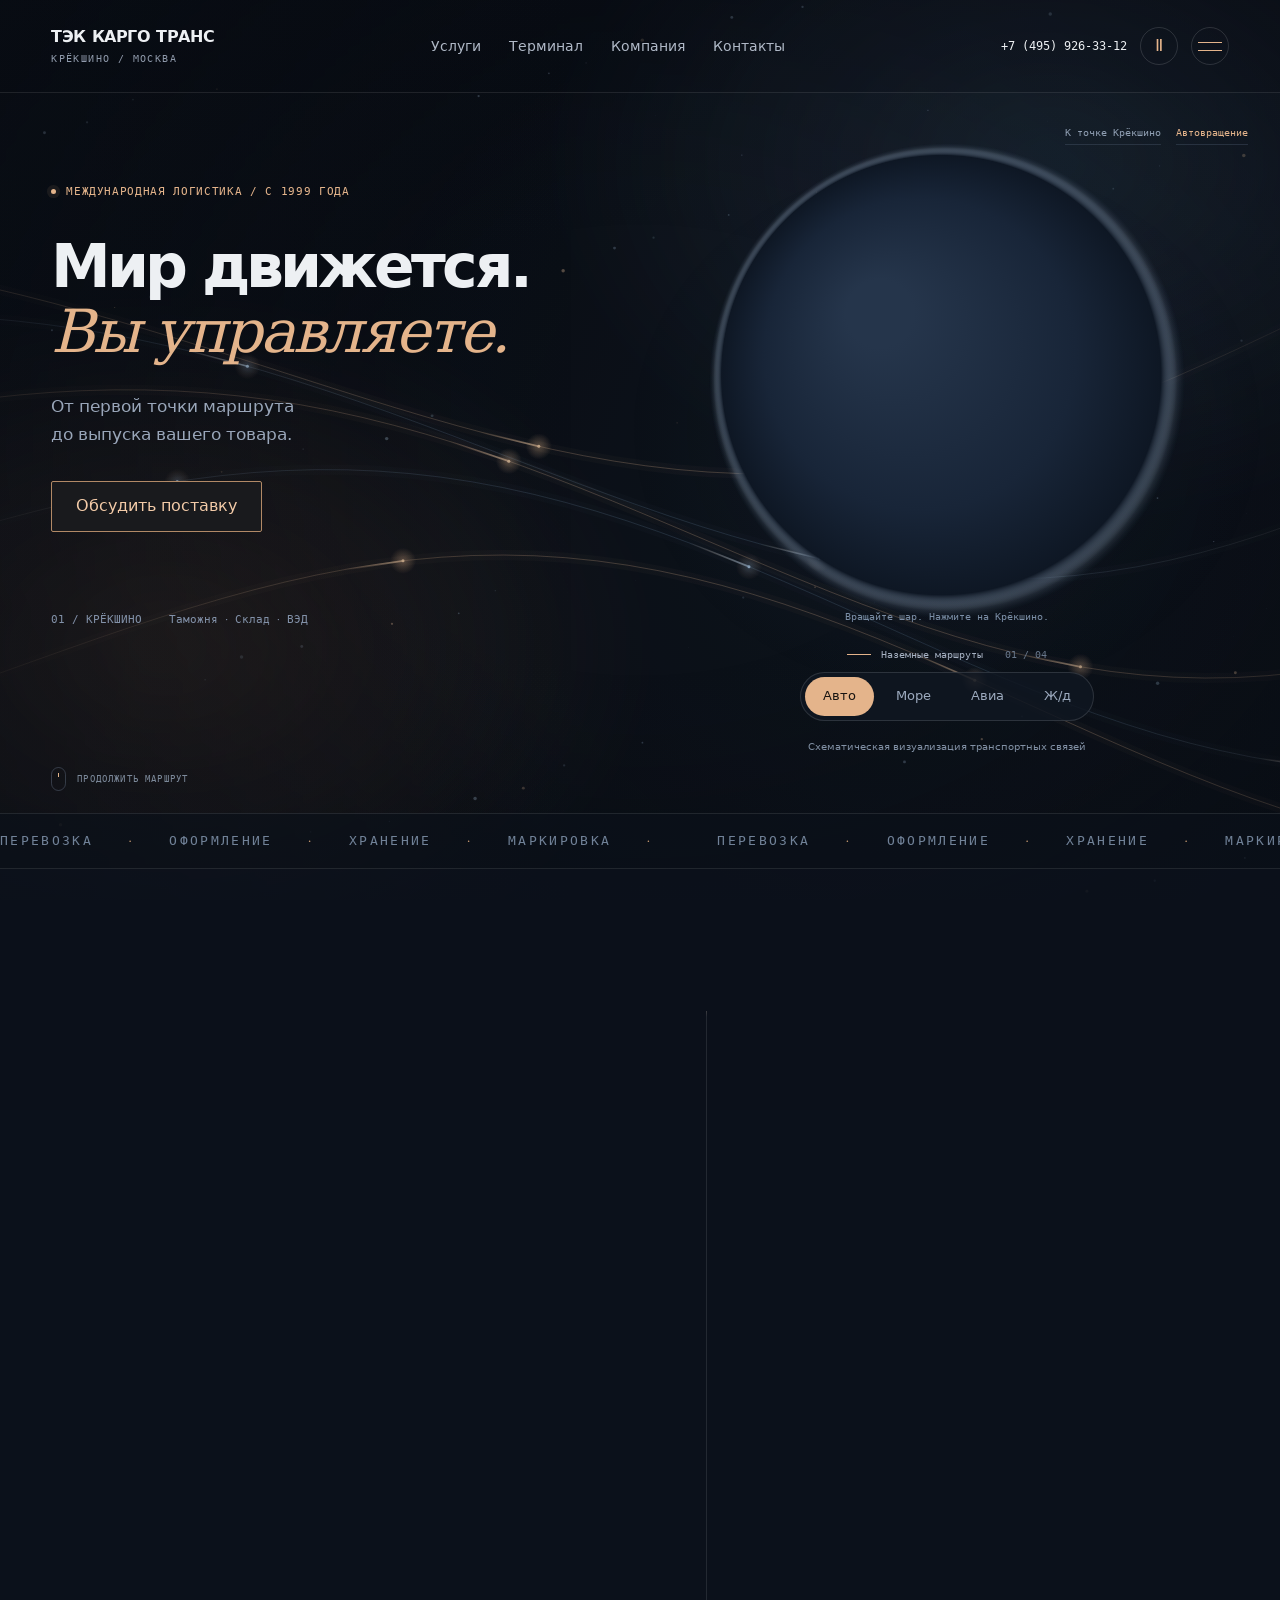
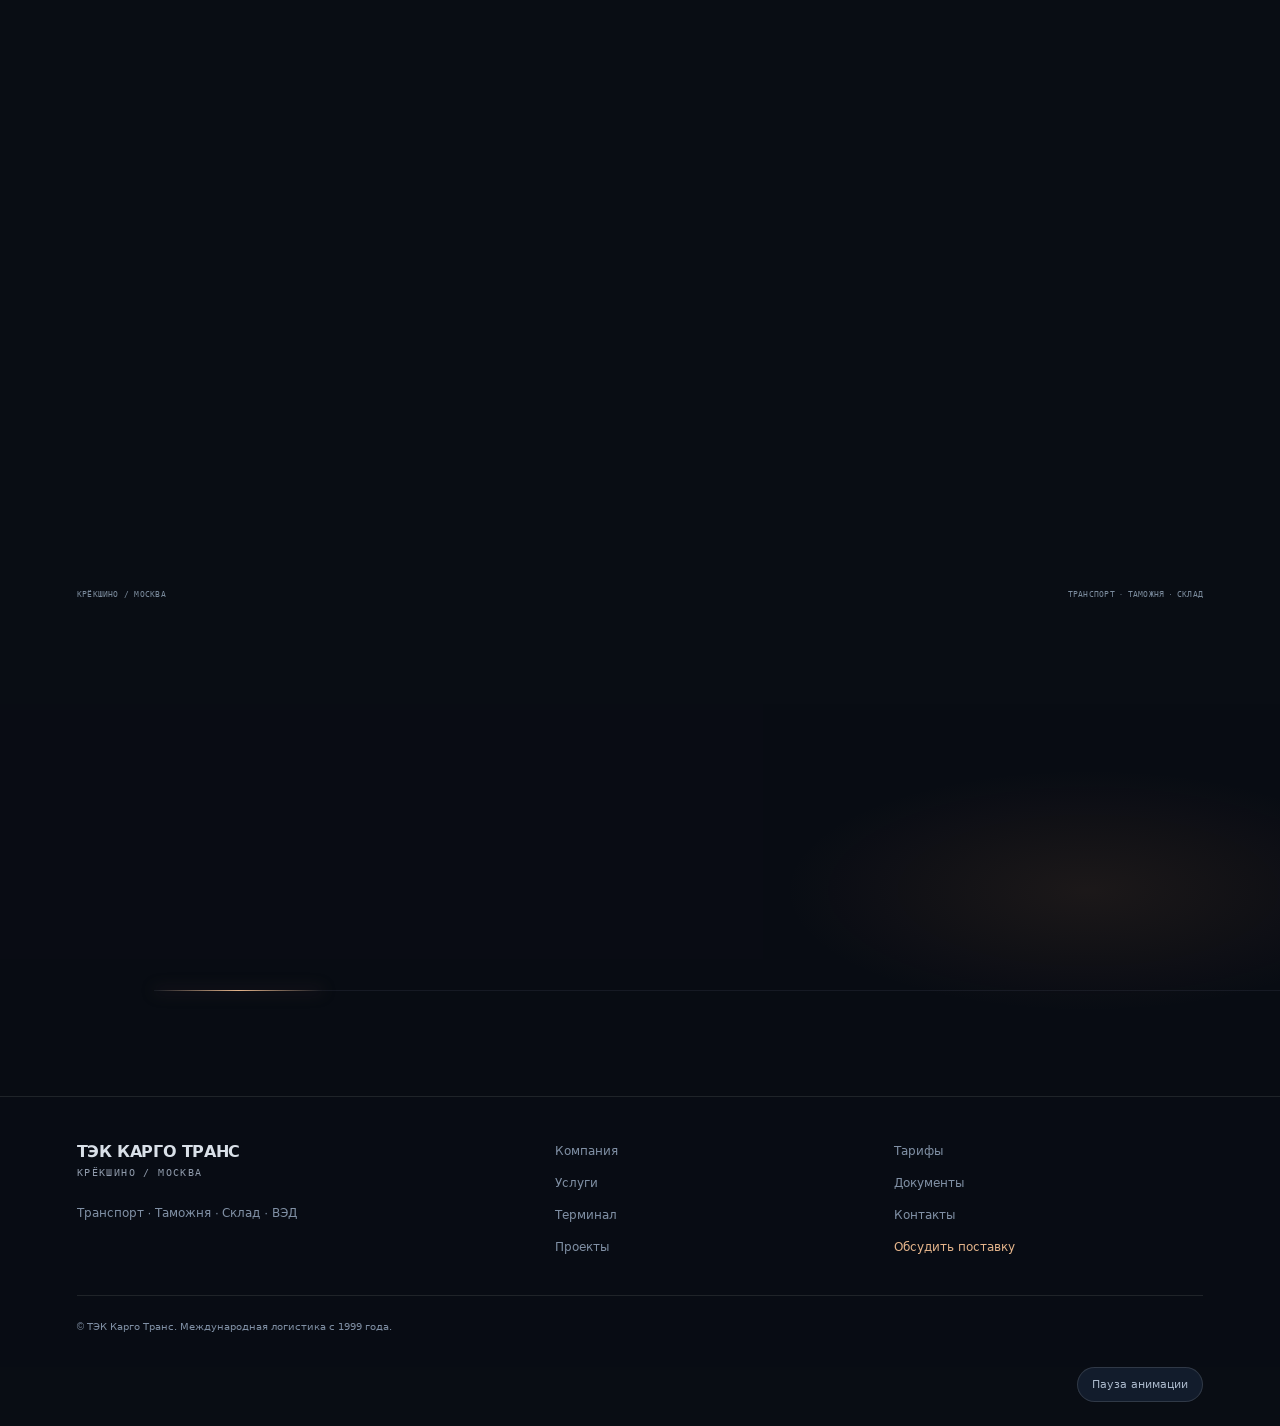
<file: orbit/index.html>
<!doctype html><html lang="ru"><head><meta charset="utf-8"><meta name="viewport" content="width=device-width,initial-scale=1"><meta name="color-scheme" content="dark light"><title>Главная · ТЭК Карго Транс</title><meta name="description" content="Международная логистика, таможня и склад в Крёкшино."><link rel="icon" href="orbit-assets/favicon.svg"><link rel="stylesheet" href="orbit-assets/orbit.css"></head><body data-concept="01-orbit" data-page="index"><a class="skip" href="#main">Перейти к содержимому</a><div class="orbit-ambient" aria-hidden="true"><canvas id="ambient-canvas"></canvas><span class="ambient-glow ambient-copper"></span><span class="ambient-glow ambient-blue"></span><span class="ambient-veil"></span></div><div class="reading-progress" aria-hidden="true"></div><header class="orbit-nav"><a class="brand-name" href="index.html">ТЭК КАРГО ТРАНС<small>КРЁКШИНО / МОСКВА</small></a><nav aria-label="Основная навигация"><a href="services.html">Услуги</a><a href="terminal.html">Терминал</a><a href="company.html">Компания</a><a href="contacts.html">Контакты</a></nav><div class="nav-right"><a class="nav-phone" href="tel:+74959263312">+7 (495) 926-33-12</a><button class="nav-motion" data-motion-toggle aria-label="Приостановить анимацию" aria-pressed="false" title="Пауза анимации"><span aria-hidden="true">Ⅱ</span></button><button class="menu-toggle" data-dialog="nav-dialog" aria-label="Открыть меню"><span></span><span></span></button></div></header><main id="main" class="page-home"><section class="orbit-hero" aria-labelledby="hero-title"><div class="orbit-copy reveal"><p class="eyebrow intro-item"><span class="signal-dot" aria-hidden="true"></span> Международная логистика / с 1999 года</p><h1 id="hero-title"><span class="title-mask"><span>Мир движется.</span></span><span class="title-mask"><em>Вы управляете.</em></span></h1><p class="lead intro-item">От первой точки маршрута<br>до выпуска вашего товара.</p><a class="action primary-action intro-item" href="contacts.html">Обсудить поставку </a><div class="orbit-note intro-item"><span>01 / КРЁКШИНО</span><span>Таможня · Склад · ВЭД</span></div></div><div class="globe"><div class="globe-halo" aria-hidden="true"></div><canvas id="orbit-canvas" tabindex="0" role="group" aria-label="Интерактивный глобус. Вращайте мышью, пальцем или стрелками клавиатуры. Enter открывает Крёкшино." aria-describedby="globe-instruction"></canvas><button class="globe-tag" data-hub aria-label="Крёкшино: открыть информацию" aria-haspopup="dialog"><span class="node-light" aria-hidden="true"></span><div>КРЁКШИНО<br><b>ТЕРМИНАЛ И КОНТАКТЫ</b></div></button><div class="globe-tools"><button data-globe-home aria-label="Вернуть глобус к Крёкшино">К точке Крёкшино</button><button data-globe-spin aria-pressed="true">Автовращение</button></div><p class="globe-instruction" id="globe-instruction">Вращайте шар. Нажмите на Крёкшино.</p><div class="globe-legend"><span class="legend-line" aria-hidden="true"></span><span id="mode-caption">Наземные маршруты</span><span class="mode-index" aria-hidden="true">01 / 04</span></div><div role="group" class="globe-menu" aria-label="Способ перевозки"><button class="selected" data-mode="0" aria-pressed="true">Авто</button><button data-mode="1" aria-pressed="false">Море</button><button data-mode="2" aria-pressed="false">Авиа</button><button data-mode="3" aria-pressed="false">Ж/д</button></div><span class="globe-footnote">Схематическая визуализация транспортных связей</span></div><a class="scroll-cue" href="#system"><span class="scroll-track" aria-hidden="true"></span> ПРОДОЛЖИТЬ МАРШРУТ</a></section><div class="capability-strip" aria-hidden="true"><div class="strip-track"><span>ПЕРЕВОЗКА <i>·</i> ОФОРМЛЕНИЕ <i>·</i> ХРАНЕНИЕ <i>·</i> МАРКИРОВКА <i>·</i></span><span>ПЕРЕВОЗКА <i>·</i> ОФОРМЛЕНИЕ <i>·</i> ХРАНЕНИЕ <i>·</i> МАРКИРОВКА <i>·</i></span></div></div><section id="system" class="orbit-system section-pad"><div class="section-heading reveal"><p class="eyebrow"><span>01</span> / Система поставки</p><h2>Сложный маршрут.<br><em>Понятная система.</em></h2><p class="section-lead">Транспорт, таможня и склад работают как звенья одной цепочки. Начинаем с задачи бизнеса — и связываем этапы.</p></div><div class="route-process"><div class="process-spine" aria-hidden="true"><span></span></div><article class="process-step reveal"><span class="step-number">01</span><div><p class="micro">ТОЧКА ОТПРАВЛЕНИЯ</p><h3>Планируем перевозку</h3><p id="transport-text" aria-live="polite">Автотранспортные решения для международных и внутренних поставок.</p></div><span class="step-mark" aria-hidden="true">↗</span></article><article class="process-step reveal"><span class="step-number">02</span><div><p class="micro">ДОКУМЕНТЫ И ПРОЦЕДУРЫ</p><h3>Готовим оформление</h3><p>Проверяем документы, разбираемся с классификацией и нетарифным регулированием, рассчитываем таможенные платежи.</p></div><span class="step-mark" aria-hidden="true">＋</span></article><article class="process-step reveal"><span class="step-number">03</span><div><p class="micro">КРЁКШИНО</p><h3>Принимаем на терминале</h3><p>СВХ и таможенный склад, погрузка, хранение, переупаковка, сортировка и маркировка товаров.</p></div><span class="step-mark" aria-hidden="true">▤</span></article><article class="process-step reveal"><span class="step-number">04</span><div><p class="micro">СЛЕДУЮЩАЯ ТОЧКА</p><h3>Сопровождаем выпуск</h3><p>Декларирование, взаимодействие с таможней и дальнейшее движение товара по согласованной схеме.</p></div><span class="step-mark" aria-hidden="true">→</span></article></div></section><section class="gateway-section section-pad"><div class="section-heading reveal"><p class="eyebrow">ВАША СИСТЕМА ПОСТАВКИ</p><h2>Все этапы.<br><em>Одна орбита.</em></h2></div><div class="gateway-grid"><a class="gateway reveal" href="services.html"><span class="micro">01 / КОМПЕТЕНЦИИ</span><h3>Под задачу.</h3><p>17 услуг и транспортных направлений. От маршрута до маркировки.</p><span class="gateway-line" aria-hidden="true"></span></a><a class="gateway reveal" href="terminal.html"><span class="micro">02 / КРЁКШИНО-2</span><h3>В одной точке.</h3><p>СВХ, таможенный склад, обработка и подготовка товара.</p><span class="gateway-line" aria-hidden="true"></span></a><a class="gateway reveal" href="company.html"><span class="micro">03 / КОМПАНИЯ</span><h3>Опыт в движении.</h3><p>Международная логистика с 1999 года и комплексное сопровождение ВЭД.</p><span class="gateway-line" aria-hidden="true"></span></a><a class="gateway reveal" href="prices.html"><span class="micro">04 / УСЛОВИЯ</span><h3>Считать заранее.</h3><p>60 опубликованных тарифных позиций и условия применения.</p><span class="gateway-line" aria-hidden="true"></span></a></div></section><section class="home-terminal section-pad"><div class="home-terminal-heading reveal"><p class="eyebrow">КРЁКШИНО-2 / ТЕРМИНАЛ</p><h2>Движение начинается<br><em>ещё до дороги.</em></h2><a class="text-link" href="terminal.html">Познакомиться с терминалом</a></div><div class="terminal-art cinematic-art reveal"><div class="scene-viewport"><img src="orbit-assets/night-terminal.webp" alt="Грузовик у ночного терминала" loading="lazy" width="1536" height="1024"><div class="scene-atmosphere" aria-hidden="true"><span class="scene-fog fog-one"></span><span class="scene-fog fog-two"></span><span class="scene-ground-mist"></span><span class="truck-light light-one"></span><span class="truck-light light-two"></span><span class="truck-beam"></span><span class="truck-beam beam-two"></span><span class="road-reflection reflection-one"></span><span class="road-reflection reflection-two"></span><span class="road-shimmer"></span><span class="warehouse-light"></span><span class="warehouse-light dock-two"></span><span class="dock-light-flow"></span><span class="moon-glow"></span><span class="truck-cab-sheen"></span><span class="trailer-sheen"></span><span class="truck-windscreen"></span><span class="truck-marker-lights"></span><span class="truck-heat"></span><canvas class="scene-rain"></canvas></div></div></div><div class="terminal-coordinates"><span>КРЁКШИНО / МОСКВА</span><span>ТРАНСПОРТ · ТАМОЖНЯ · СКЛАД</span></div></section><section class="page-cta section-pad"><p class="eyebrow reveal">СЛЕДУЮЩИЙ ШАГ</p><div class="cta-grid reveal"><h2>Ваш груз.<br><em>Наш маршрут.</em></h2><div><p>Начнём с задачи — и соберём поставку, в которой все этапы связаны.</p><button class="action primary-action" data-dialog="contact-dialog">Обсудить поставку</button></div></div><div class="cta-line" aria-hidden="true"><i></i></div></section><dialog id="krekshino-dialog" class="dialog krekshino-dialog" aria-labelledby="krekshino-title"><button class="close" data-close aria-label="Закрыть информацию о Крёкшино">×</button><p class="eyebrow"><span class="signal-dot" aria-hidden="true"></span> ВАША ТОЧКА НА ОРБИТЕ</p><h2 id="krekshino-title">Крёкшино.</h2><p class="hub-subtitle">ТЭК Карго Транс / терминал «Крёкшино-2»</p><div class="hub-tags"><span>СВХ</span><span>Таможенный склад</span><span>Маркировка</span><span>ВЭД</span></div><address>143080, г. Москва, п. Марушкинское, д. Крёкшино,<br>Терминальный проезд, дом 3, стр. 4</address><p class="hub-hours">Пн–Пт · 09:00–18:00</p><a class="hub-phone" href="tel:+74959263312">+7 (495) 926-33-12</a><div class="hub-links"><a href="terminal.html">Узнать о терминале</a><a href="contacts.html">Проезд и контакты</a><a href="documents.html">Свидетельства компании</a></div><details class="hub-sources"><summary>Полезные источники</summary><a href="https://tekcargo.ru/kontakty/krekshino.html" target="_blank" rel="noopener">Контактная информация Крёкшино</a><a href="https://tekcargo.ru/uslugi/svh.html" target="_blank" rel="noopener">Условия размещения на СВХ</a><a href="https://yandex.ru/maps/?text=Москва%20Крёкшино%20Терминальный%20проезд%203%20строение%204" target="_blank" rel="noopener">Найти адрес на карте</a></details></dialog></main><footer class="orbit-footer"><div><a class="brand-name" href="index.html">ТЭК КАРГО ТРАНС<small>КРЁКШИНО / МОСКВА</small></a><p>Транспорт · Таможня · Склад · ВЭД</p></div><nav aria-label="Разделы сайта"><a href="company.html">Компания</a><a href="services.html">Услуги</a><a href="terminal.html">Терминал</a><a href="practice.html">Проекты</a></nav><nav aria-label="Информация и связь"><a href="prices.html">Тарифы</a><a href="documents.html">Документы</a><a href="contacts.html">Контакты</a><button class="footer-request" data-dialog="contact-dialog">Обсудить поставку</button></nav><p class="footer-note">© ТЭК Карго Транс. Международная логистика с 1999 года.</p></footer><dialog id="contact-dialog" class="dialog orbit-dialog" aria-labelledby="contact-title"><button class="close" data-close aria-label="Закрыть">×</button><p class="eyebrow">ТЭК КАРГО ТРАНС / КРЁКШИНО</p><h2 id="contact-title">Начнём с вашей задачи.</h2><p>Расскажите о грузе, стране отправления и назначения, объёме и сроках. Подберём следующие этапы поставки.</p><a href="tel:+74959263312">+7 (495) 926-33-12</a><a href="mailto:info@tekcargo.ru?subject=Поставка%20через%20Крёкшино">info@tekcargo.ru</a><p class="contact-hours">Пн–Пт · 09:00–18:00</p></dialog><dialog id="nav-dialog" class="dialog nav-dialog" aria-label="Навигация по сайту"><button class="close" data-close aria-label="Закрыть меню">×</button><p class="eyebrow">ТЭК КАРГО ТРАНС / НАВИГАЦИЯ</p><nav aria-label="Меню"><a href="index.html" aria-current="page">Главная<span>00</span></a><a href="services.html">Услуги<span>01</span></a><a href="terminal.html">Терминал<span>02</span></a><a href="company.html">Компания<span>03</span></a><a href="practice.html">Проекты<span>04</span></a><a href="prices.html">Тарифы<span>05</span></a><a href="documents.html">Документы<span>06</span></a><a href="contacts.html">Контакты<span>07</span></a></nav></dialog><button class="motion-control" type="button" aria-pressed="false" aria-keyshortcuts="Alt+M" title="Пауза анимации: Alt+M">Пауза анимации</button><script defer src="orbit-assets/orbit.js"></script></body></html>
</file>
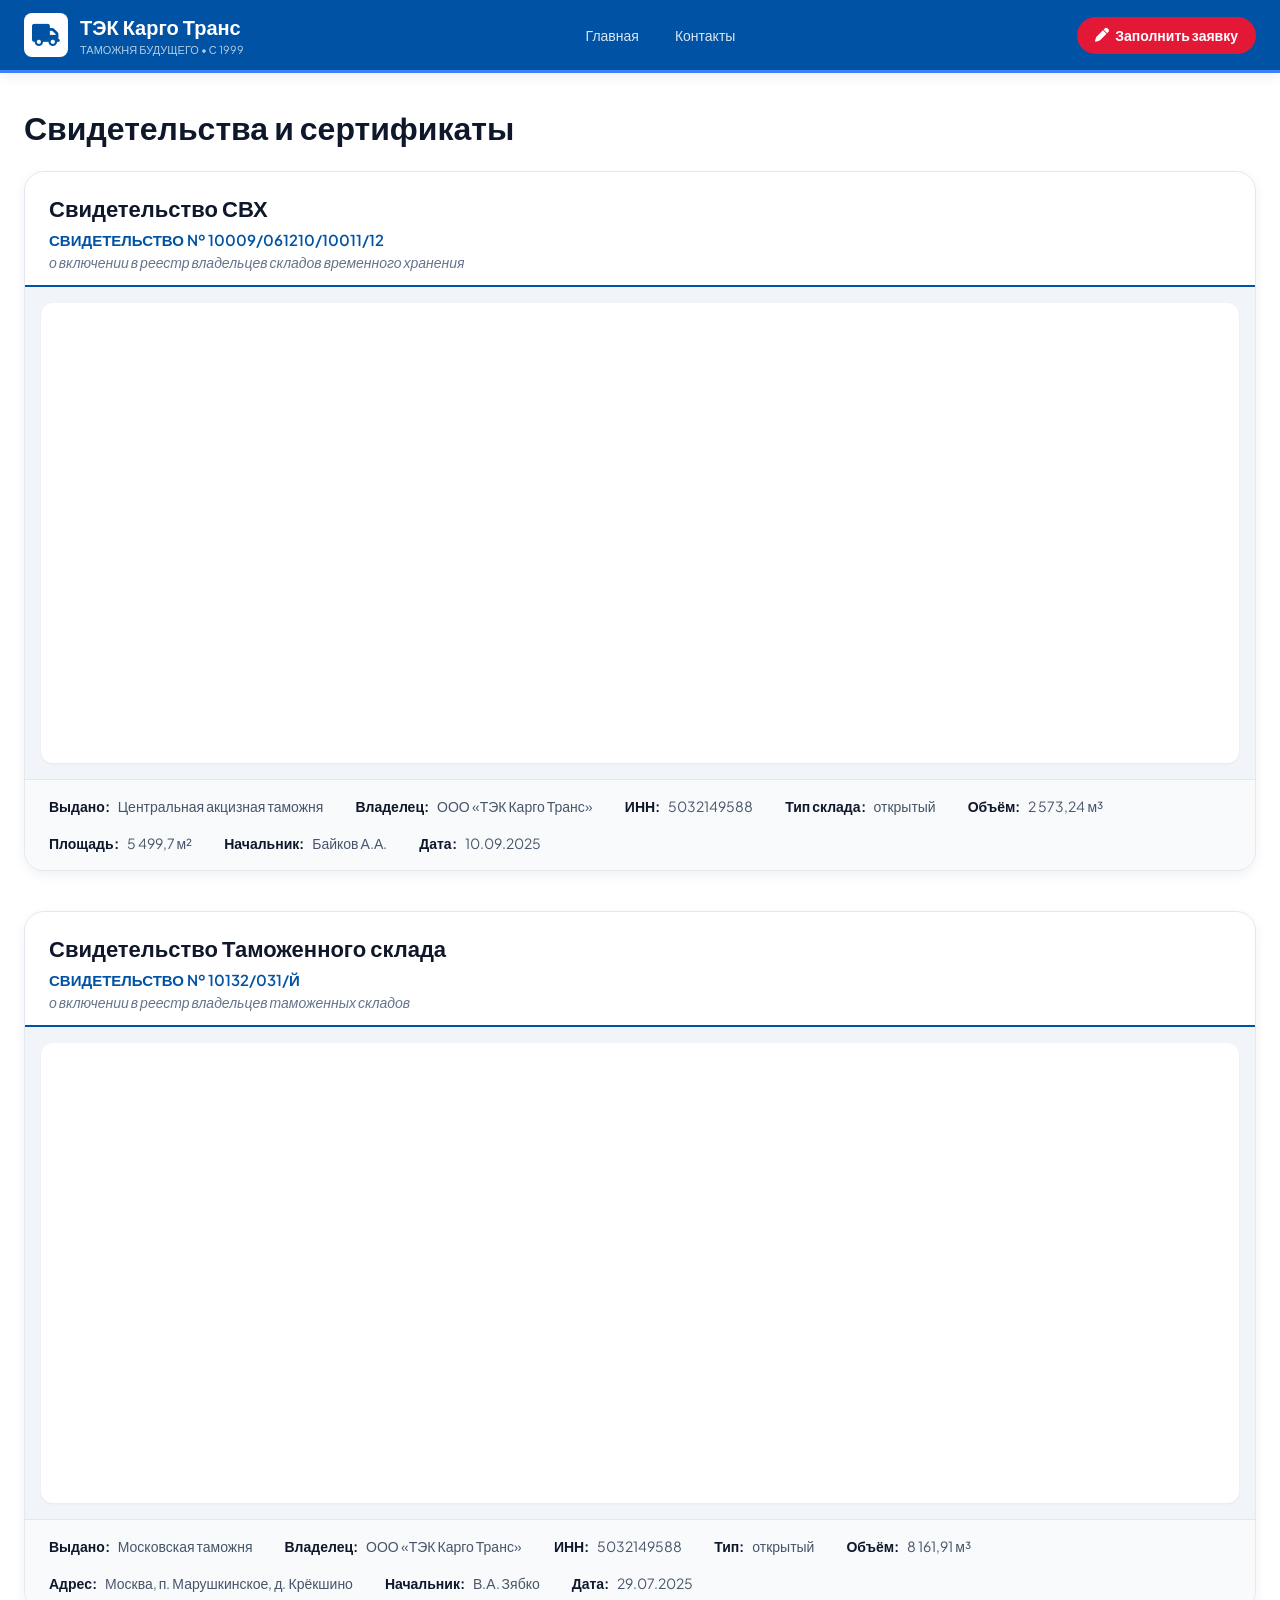
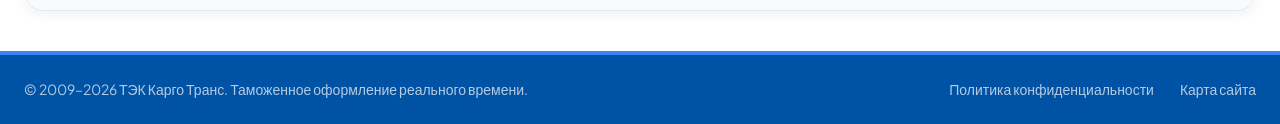
<file: certificates.html>
<!DOCTYPE html>
<html lang="ru">
<head>
    <meta charset="UTF-8">
    <meta name="viewport" content="width=device-width, initial-scale=1.0">
    <title>Свидетельства | ТЭК Карго Транс</title>
    <!-- Font Awesome -->
    <link rel="stylesheet" href="https://cdnjs.cloudflare.com/ajax/libs/font-awesome/6.0.0-beta3/css/all.min.css">
    <!-- Шрифт -->
    <link href="https://fonts.googleapis.com/css2?family=Plus+Jakarta+Sans:wght@400;500;600;700;800&display=swap" rel="stylesheet">
    <style>
        /* === БАЗОВЫЕ ПЕРЕМЕННЫЕ (как на основном сайте) === */
        * {
            margin: 0;
            padding: 0;
            box-sizing: border-box;
        }

        :root {
            --primary-blue: #0052a4;
            --primary-dark: #003366;
            --primary-light: #3b82f6;
            --accent-red: #e31837;
            --white: #ffffff;
            --gray-50: #f8fafc;
            --gray-100: #f1f5f9;
            --gray-200: #e2e8f0;
            --gray-300: #cbd5e1;
            --gray-500: #64748b;
            --gray-700: #334155;
            --gray-900: #0f172a;
            --text-primary: #1e293b;
            --text-secondary: #475569;
            --text-muted: #64748b;
            --shadow-sm: 0 1px 3px rgba(0,0,0,0.05);
            --shadow-md: 0 4px 12px rgba(0,0,0,0.06);
            --shadow-lg: 0 10px 25px rgba(0,0,0,0.08);
            --transition: all 0.3s cubic-bezier(0.4, 0, 0.2, 1);
        }

        body {
            font-family: 'Plus Jakarta Sans', 'Inter', sans-serif;
            background: var(--white);
            color: var(--text-primary);
            line-height: 1.5;
            display: flex;
            flex-direction: column;
            min-height: 100vh;
        }

        .container {
            max-width: 1400px;
            margin: 0 auto;
            padding: 0 24px;
            width: 100%;
        }

        /* === ШАПКА === */
        .header {
            background: var(--primary-blue);
            padding: 0;
            position: sticky;
            top: 0;
            z-index: 1000;
            box-shadow: var(--shadow-md);
            border-bottom: 3px solid var(--primary-light);
        }

        .header-inner {
            display: flex;
            align-items: center;
            justify-content: space-between;
            min-height: 70px;
        }

        .logo-area {
            display: flex;
            align-items: center;
            gap: 12px;
            cursor: pointer;
        }

        .logo-icon {
            width: 44px;
            height: 44px;
            background: var(--white);
            border-radius: 8px;
            display: flex;
            align-items: center;
            justify-content: center;
            color: var(--primary-blue);
            font-size: 22px;
        }

        .logo-main {
            color: var(--white);
            font-size: 20px;
            font-weight: 700;
        }

        .logo-sub {
            color: rgba(255,255,255,0.7);
            font-size: 11px;
            text-transform: uppercase;
        }

        .nav-link {
            color: rgba(255,255,255,0.85);
            text-decoration: none;
            padding: 24px 14px;
            font-weight: 500;
            font-size: 14px;
            transition: var(--transition);
        }

        .nav-link:hover {
            color: var(--white);
            background: rgba(255,255,255,0.05);
        }

        .btn-request {
            background: var(--accent-red);
            color: var(--white);
            padding: 8px 18px;
            border-radius: 40px;
            text-decoration: none;
            font-weight: 600;
            font-size: 14px;
            display: flex;
            align-items: center;
            gap: 6px;
        }

        /* === ОСНОВНОЙ КОНТЕНТ === */
        .page-title {
            font-size: 32px;
            font-weight: 700;
            color: var(--gray-900);
            margin: 30px 0 20px;
        }

        .certificates-grid {
            display: flex;
            flex-direction: column;
            gap: 40px;
            margin-bottom: 40px;
            flex: 1;
        }

        .certificate-card {
            background: var(--white);
            border-radius: 20px;
            border: 1px solid var(--gray-200);
            box-shadow: var(--shadow-md);
            overflow: hidden;
            display: flex;
            flex-direction: column;
            height: calc(100vh - 200px); /* Вся доступная высота минус шапка/отступы */
            min-height: 600px;
        }

        .certificate-header {
            padding: 20px 24px 12px;
            border-bottom: 2px solid var(--primary-blue);
        }

        .certificate-header h2 {
            font-size: 22px;
            font-weight: 700;
            color: var(--gray-900);
        }

        .certificate-number {
            font-size: 15px;
            color: var(--primary-blue);
            font-weight: 600;
            margin-top: 4px;
        }

        .certificate-subtitle {
            font-size: 14px;
            color: var(--text-muted);
            font-style: italic;
        }

        .pdf-viewer {
            flex: 1;
            background: var(--gray-100);
            padding: 16px;
            display: flex;
        }

        .pdf-viewer iframe {
            width: 100%;
            height: 100%;
            border: none;
            border-radius: 12px;
            background: white;
            box-shadow: var(--shadow-sm);
        }

        .certificate-footer-meta {
            display: flex;
            flex-wrap: wrap;
            gap: 16px 32px;
            padding: 16px 24px;
            background: var(--gray-50);
            border-top: 1px solid var(--gray-200);
            font-size: 14px;
        }

        .meta-item {
            color: var(--text-secondary);
        }

        .meta-item strong {
            color: var(--gray-900);
            margin-right: 6px;
        }

        /* === ПОДВАЛ === */
        .footer {
            background: var(--primary-blue);
            padding: 24px 0;
            margin-top: auto;
            border-top: 4px solid var(--primary-light);
        }

        .footer-inner {
            display: flex;
            justify-content: space-between;
            align-items: center;
            color: rgba(255,255,255,0.7);
            font-size: 14px;
        }

        .footer-links a {
            color: rgba(255,255,255,0.7);
            text-decoration: none;
            margin-left: 24px;
        }

        .footer-links a:hover {
            color: white;
        }

        /* Адаптив */
        @media (max-width: 700px) {
            .certificate-card {
                height: auto;
                min-height: 500px;
            }
            .pdf-viewer {
                min-height: 400px;
            }
            .certificate-footer-meta {
                flex-direction: column;
                gap: 8px;
            }
        }
    </style>
</head>
<body>

<!-- ШАПКА -->
<header class="header">
    <div class="container header-inner">
        <div class="logo-area" onclick="window.location.href='index.html'">
            <div class="logo-icon"><i class="fas fa-truck"></i></div>
            <div class="logo-text">
                <div class="logo-main">ТЭК Карго Транс</div>
                <div class="logo-sub">Таможня будущего • с 1999</div>
            </div>
        </div>
        <div style="display: flex; gap: 8px;">
            <a href="index.html" class="nav-link">Главная</a>
            <a href="index.html#contacts" class="nav-link">Контакты</a>
        </div>
        <a href="#" class="btn-request"><i class="fas fa-pen"></i> Заполнить заявку</a>
    </div>
</header>

<!-- ОСНОВНОЙ КОНТЕНТ -->
<main class="container">
    <h1 class="page-title">Свидетельства и сертификаты</h1>

    <div class="certificates-grid">
        <!-- Свидетельство СВХ -->
        <div class="certificate-card">
            <div class="certificate-header">
                <h2>Свидетельство СВХ</h2>
                <div class="certificate-number">СВИДЕТЕЛЬСТВО № 10009/061210/10011/12</div>
                <div class="certificate-subtitle">о включении в реестр владельцев складов временного хранения</div>
            </div>
            <div class="pdf-viewer">
                <iframe src="documents/svid_svkh_11_12.pdf#toolbar=0&navpanes=0&scrollbar=0"></iframe>
            </div>
            <div class="certificate-footer-meta">
                <div class="meta-item"><strong>Выдано:</strong> Центральная акцизная таможня</div>
                <div class="meta-item"><strong>Владелец:</strong> ООО «ТЭК Карго Транс»</div>
                <div class="meta-item"><strong>ИНН:</strong> 5032149588</div>
                <div class="meta-item"><strong>Тип склада:</strong> открытый</div>
                <div class="meta-item"><strong>Объём:</strong> 2 573,24 м³</div>
                <div class="meta-item"><strong>Площадь:</strong> 5 499,7 м²</div>
                <div class="meta-item"><strong>Начальник:</strong> Байков А.А.</div>
                <div class="meta-item"><strong>Дата:</strong> 10.09.2025</div>
            </div>
        </div>

        <!-- Свидетельство Таможенного склада -->
        <div class="certificate-card">
            <div class="certificate-header">
                <h2>Свидетельство Таможенного склада</h2>
                <div class="certificate-number">СВИДЕТЕЛЬСТВО № 10132/031/Й</div>
                <div class="certificate-subtitle">о включении в реестр владельцев таможенных складов</div>
            </div>
            <div class="pdf-viewer">
                <iframe src="documents/sv_vo_ts_31J.pdf#toolbar=0&navpanes=0&scrollbar=0"></iframe>
            </div>
            <div class="certificate-footer-meta">
                <div class="meta-item"><strong>Выдано:</strong> Московская таможня</div>
                <div class="meta-item"><strong>Владелец:</strong> ООО «ТЭК Карго Транс»</div>
                <div class="meta-item"><strong>ИНН:</strong> 5032149588</div>
                <div class="meta-item"><strong>Тип:</strong> открытый</div>
                <div class="meta-item"><strong>Объём:</strong> 8 161,91 м³</div>
                <div class="meta-item"><strong>Адрес:</strong> Москва, п. Марушкинское, д. Крёкшино</div>
                <div class="meta-item"><strong>Начальник:</strong> В.А. Зябко</div>
                <div class="meta-item"><strong>Дата:</strong> 29.07.2025</div>
            </div>
        </div>
    </div>
</main>

<!-- ПОДВАЛ -->
<footer class="footer">
    <div class="container footer-inner">
        <div>© 2009–2026 ТЭК Карго Транс. Таможенное оформление реального времени.</div>
        <div class="footer-links">
            <a href="#">Политика конфиденциальности</a>
            <a href="#">Карта сайта</a>
        </div>
    </div>
</footer>

</body>
</html>
</file>
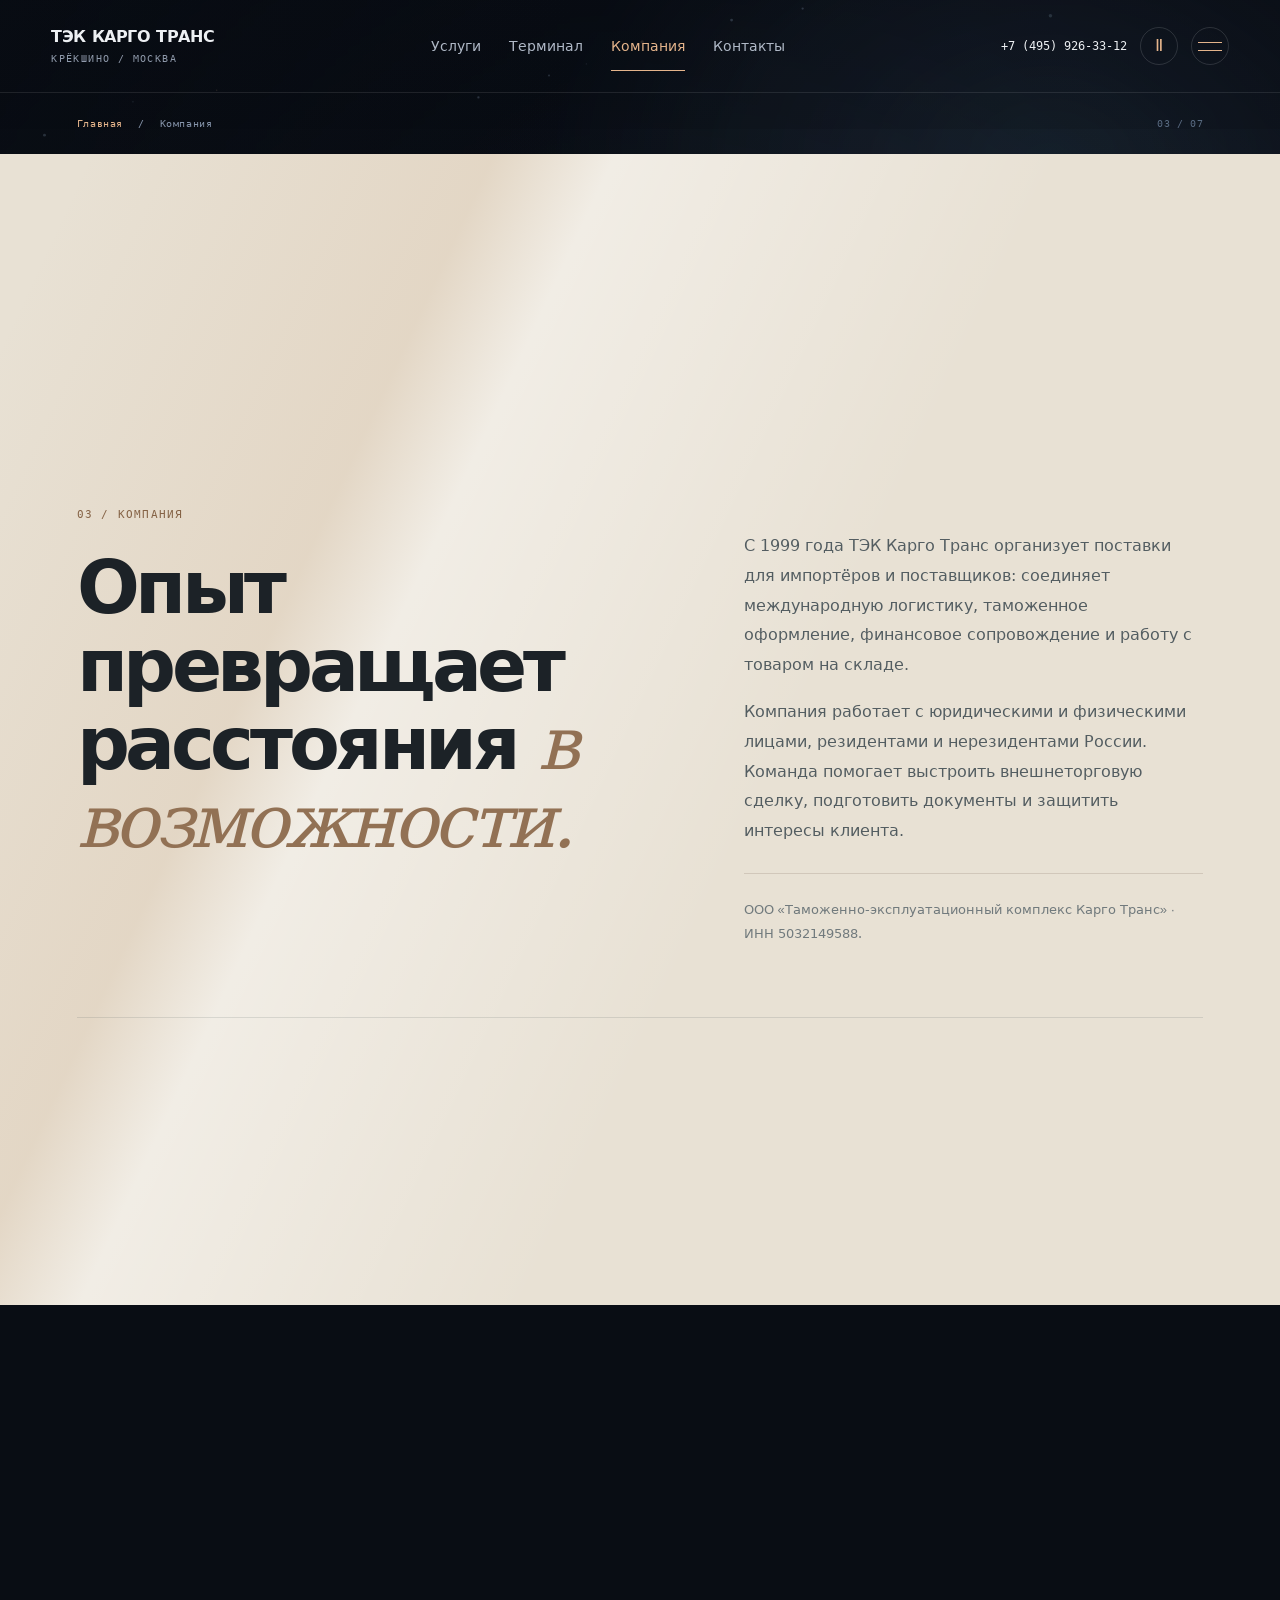
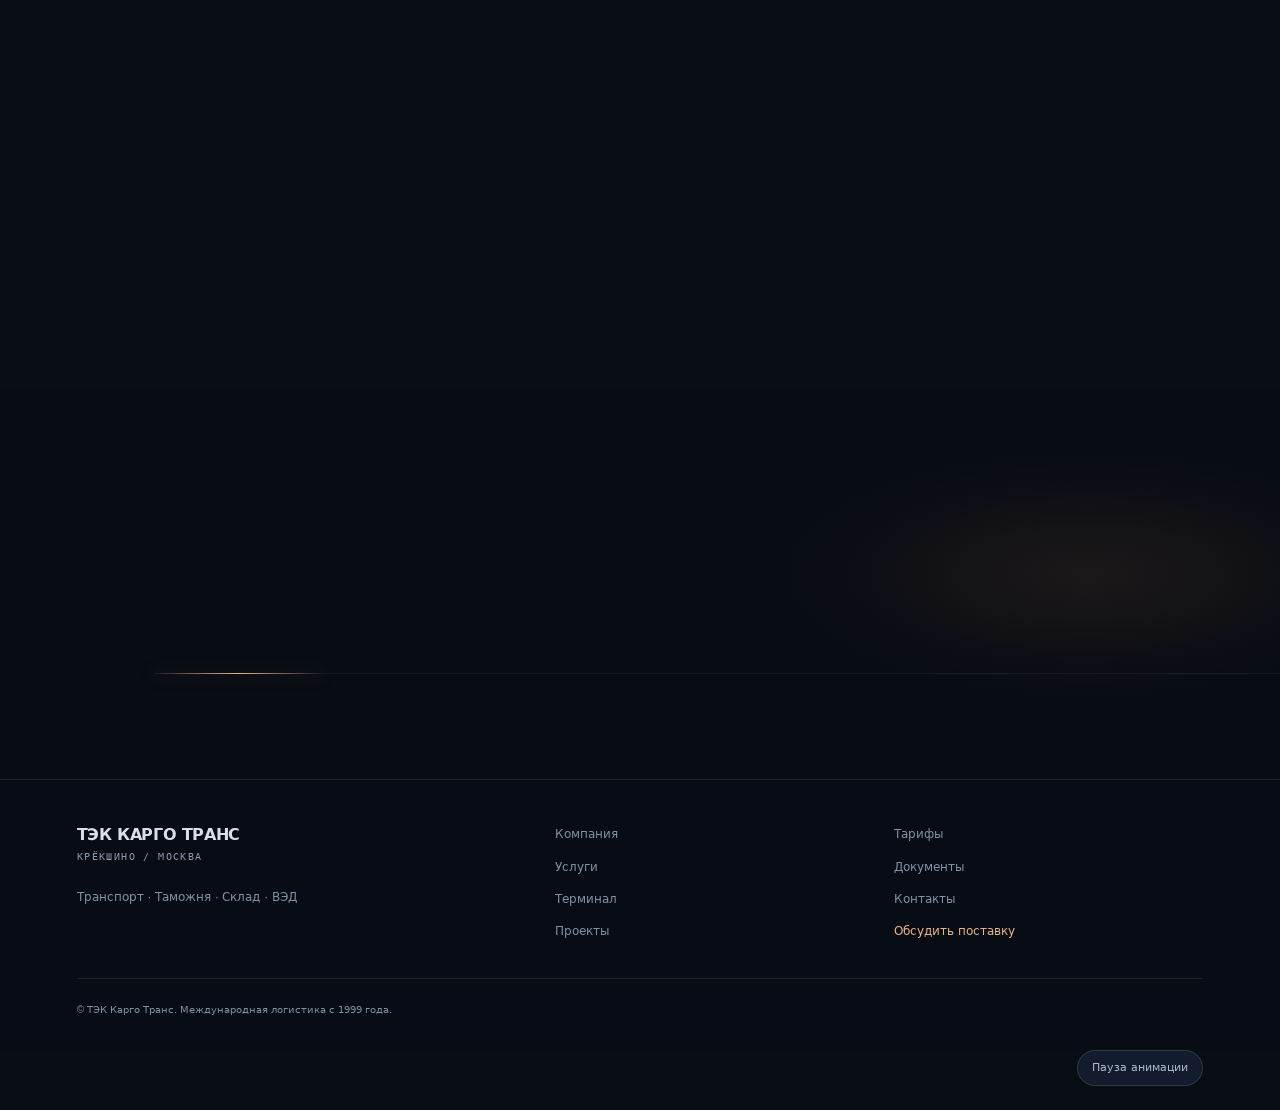
<file: orbit/company.html>
<!doctype html><html lang="ru"><head><meta charset="utf-8"><meta name="viewport" content="width=device-width,initial-scale=1"><meta name="color-scheme" content="dark light"><title>Компания · ТЭК Карго Транс</title><meta name="description" content="ТЭК Карго Транс: международная логистика с 1999 года."><link rel="icon" href="orbit-assets/favicon.svg"><link rel="stylesheet" href="orbit-assets/orbit.css"></head><body data-concept="01-orbit" data-page="company"><a class="skip" href="#main">Перейти к содержимому</a><div class="orbit-ambient" aria-hidden="true"><canvas id="ambient-canvas"></canvas><span class="ambient-glow ambient-copper"></span><span class="ambient-glow ambient-blue"></span><span class="ambient-veil"></span></div><div class="reading-progress" aria-hidden="true"></div><header class="orbit-nav"><a class="brand-name" href="index.html">ТЭК КАРГО ТРАНС<small>КРЁКШИНО / МОСКВА</small></a><nav aria-label="Основная навигация"><a href="services.html">Услуги</a><a href="terminal.html">Терминал</a><a href="company.html" aria-current="page">Компания</a><a href="contacts.html">Контакты</a></nav><div class="nav-right"><a class="nav-phone" href="tel:+74959263312">+7 (495) 926-33-12</a><button class="nav-motion" data-motion-toggle aria-label="Приостановить анимацию" aria-pressed="false" title="Пауза анимации"><span aria-hidden="true">Ⅱ</span></button><button class="menu-toggle" data-dialog="nav-dialog" aria-label="Открыть меню"><span></span><span></span></button></div></header><div class="page-breadcrumb"><a href="index.html">Главная</a><span aria-hidden="true">/</span><span>Компания</span><span class="page-route-index">03 / 07</span></div><main id="main" class="page-view page-company"><section id="company" class="company-section section-pad"><div class="company-word" aria-hidden="true">СВЯЗЬ.</div><div class="company-grid"><div class="reveal"><p class="eyebrow">03 / Компания</p><h1>Опыт превращает<br>расстояния <em>в возможности.</em></h1></div><div class="company-copy reveal"><p>С 1999 года ТЭК Карго Транс организует поставки для импортёров и поставщиков: соединяет международную логистику, таможенное оформление, финансовое сопровождение и работу с товаром на складе.</p><p>Компания работает с юридическими и физическими лицами, резидентами и нерезидентами России. Команда помогает выстроить внешнеторговую сделку, подготовить документы и защитить интересы клиента.</p><p class="legal-name">ООО «Таможенно-эксплуатационный комплекс Карго Транс» · ИНН 5032149588.</p></div></div><div class="company-facts"><div class="reveal"><span class="fact-label">НАЧАЛО РАБОТЫ</span><strong data-count="1999">1999</strong><p>Год основания компании</p></div><div class="reveal"><span class="fact-label">КОМПЛЕКСНЫЙ ПОДХОД</span><strong>ВЭД</strong><p>От консультации до таможенного выпуска</p></div><div class="reveal"><span class="fact-label">КЛИЕНТЫ</span><strong>Бизнес<span> + </span>люди</strong><p>Юридические и физические лица</p></div></div></section><section class="company-approach section-pad"><div class="section-heading reveal"><p class="eyebrow">ПОДХОД К РАБОТЕ</p><h2>Думаем дальше<br><em>одной перевозки.</em></h2></div><div class="approach-lines"><article class="reveal"><span>01</span><h3>Начинаем с задачи</h3><p>Изучаем товар, географию поставки и требования к внешнеторговой сделке.</p></article><article class="reveal"><span>02</span><h3>Связываем этапы</h3><p>Перевозка, документы, финансовое сопровождение и работа с грузом складываются в согласованную схему.</p></article><article class="reveal"><span>03</span><h3>Сопровождаем решение</h3><p>Работаем с импортёрами, поставщиками, юридическими и физическими лицами, резидентами и нерезидентами России.</p></article></div></section><section class="page-cta section-pad"><p class="eyebrow reveal">СЛЕДУЮЩИЙ ШАГ</p><div class="cta-grid reveal"><h2>Ваш груз.<br><em>Наш маршрут.</em></h2><div><p>Начнём с задачи — и соберём поставку, в которой все этапы связаны.</p><button class="action primary-action" data-dialog="contact-dialog">Обсудить поставку</button></div></div><div class="cta-line" aria-hidden="true"><i></i></div></section></main><footer class="orbit-footer"><div><a class="brand-name" href="index.html">ТЭК КАРГО ТРАНС<small>КРЁКШИНО / МОСКВА</small></a><p>Транспорт · Таможня · Склад · ВЭД</p></div><nav aria-label="Разделы сайта"><a href="company.html">Компания</a><a href="services.html">Услуги</a><a href="terminal.html">Терминал</a><a href="practice.html">Проекты</a></nav><nav aria-label="Информация и связь"><a href="prices.html">Тарифы</a><a href="documents.html">Документы</a><a href="contacts.html">Контакты</a><button class="footer-request" data-dialog="contact-dialog">Обсудить поставку</button></nav><p class="footer-note">© ТЭК Карго Транс. Международная логистика с 1999 года.</p></footer><dialog id="contact-dialog" class="dialog orbit-dialog" aria-labelledby="contact-title"><button class="close" data-close aria-label="Закрыть">×</button><p class="eyebrow">ТЭК КАРГО ТРАНС / КРЁКШИНО</p><h2 id="contact-title">Начнём с вашей задачи.</h2><p>Расскажите о грузе, стране отправления и назначения, объёме и сроках. Подберём следующие этапы поставки.</p><a href="tel:+74959263312">+7 (495) 926-33-12</a><a href="mailto:info@tekcargo.ru?subject=Поставка%20через%20Крёкшино">info@tekcargo.ru</a><p class="contact-hours">Пн–Пт · 09:00–18:00</p></dialog><dialog id="nav-dialog" class="dialog nav-dialog" aria-label="Навигация по сайту"><button class="close" data-close aria-label="Закрыть меню">×</button><p class="eyebrow">ТЭК КАРГО ТРАНС / НАВИГАЦИЯ</p><nav aria-label="Меню"><a href="index.html">Главная<span>00</span></a><a href="services.html">Услуги<span>01</span></a><a href="terminal.html">Терминал<span>02</span></a><a href="company.html" aria-current="page">Компания<span>03</span></a><a href="practice.html">Проекты<span>04</span></a><a href="prices.html">Тарифы<span>05</span></a><a href="documents.html">Документы<span>06</span></a><a href="contacts.html">Контакты<span>07</span></a></nav></dialog><button class="motion-control" type="button" aria-pressed="false" aria-keyshortcuts="Alt+M" title="Пауза анимации: Alt+M">Пауза анимации</button><script defer src="orbit-assets/orbit.js"></script></body></html>
</file>
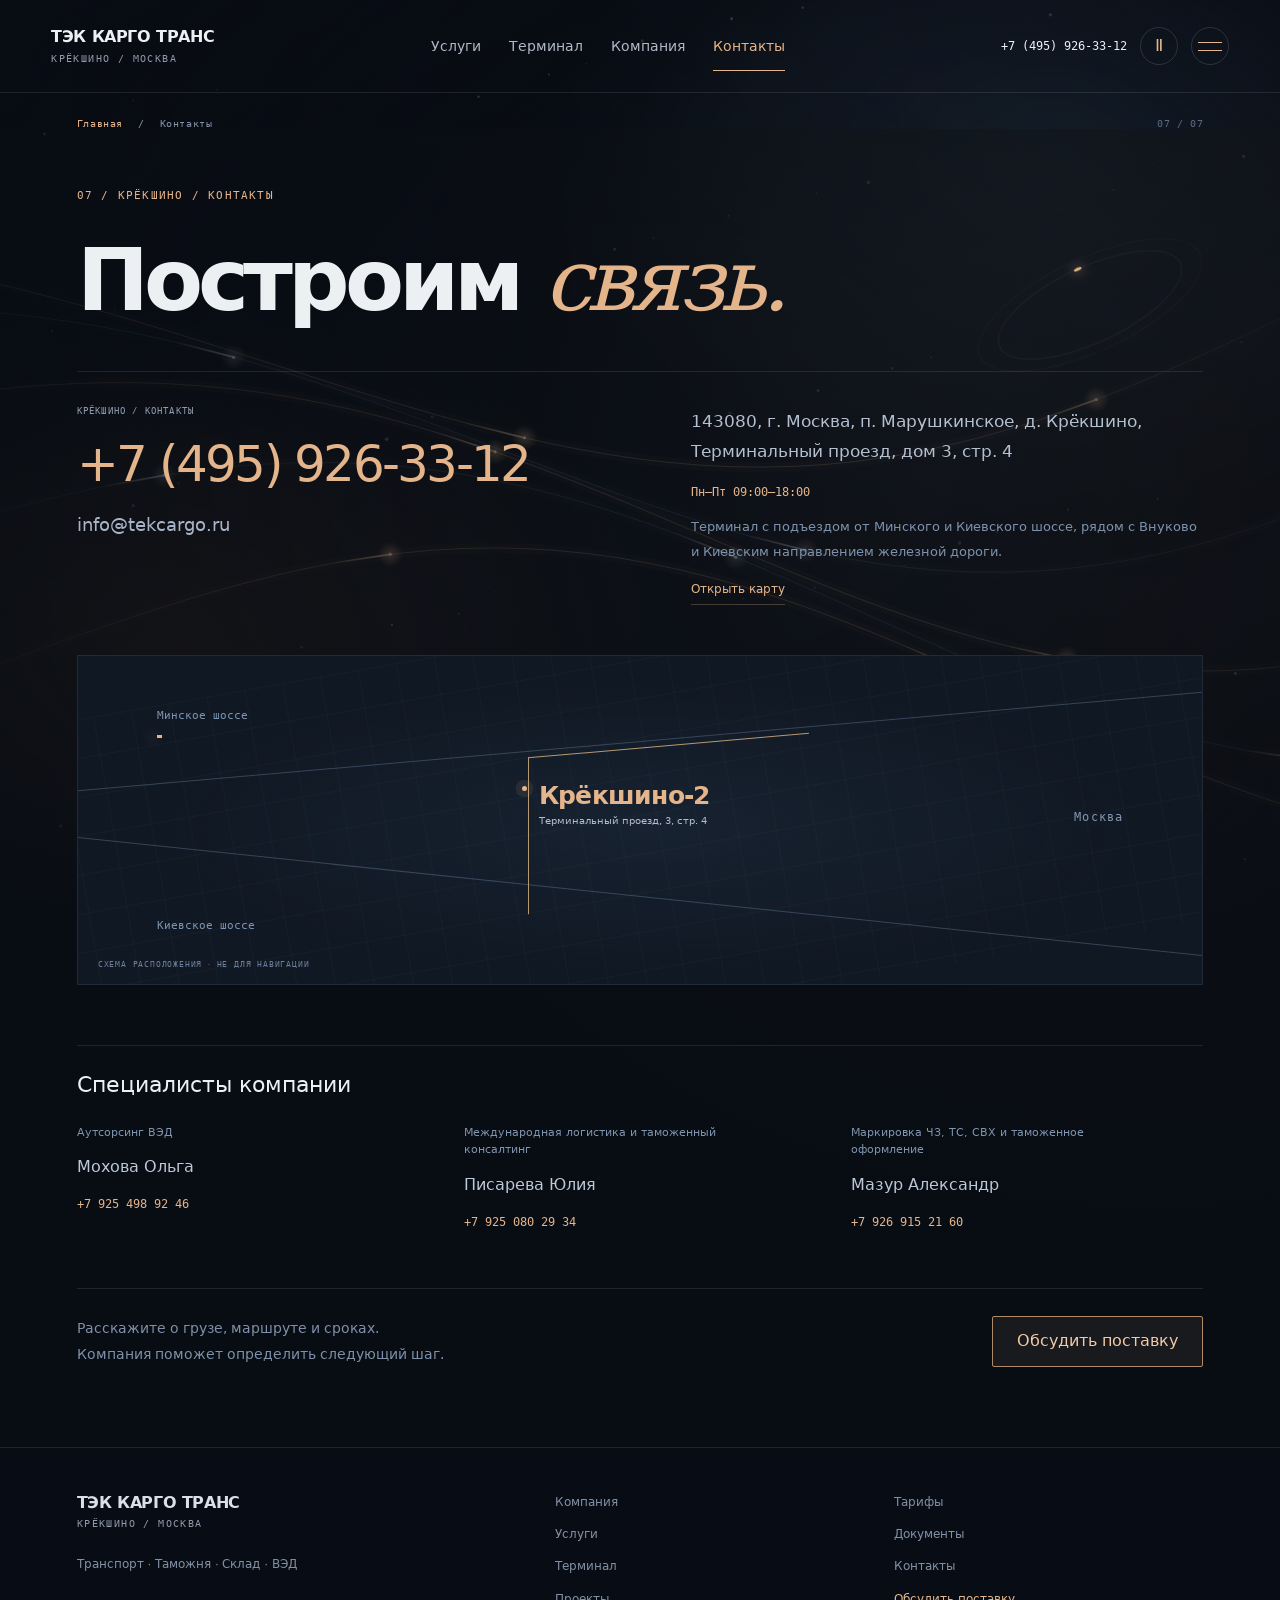
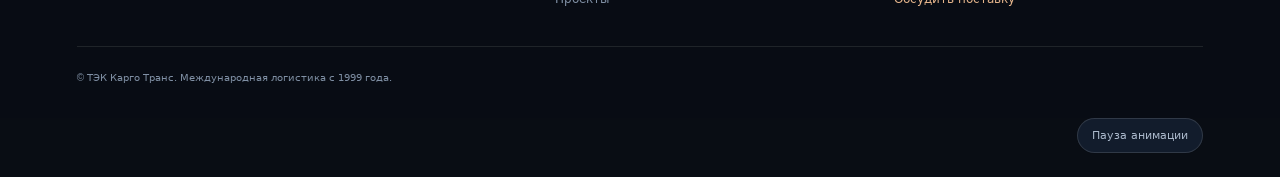
<file: orbit/contacts.html>
<!doctype html><html lang="ru"><head><meta charset="utf-8"><meta name="viewport" content="width=device-width,initial-scale=1"><meta name="color-scheme" content="dark light"><title>Контакты · ТЭК Карго Транс</title><meta name="description" content="Адрес терминала в Крёкшино, проезд и специалисты компании."><link rel="icon" href="orbit-assets/favicon.svg"><link rel="stylesheet" href="orbit-assets/orbit.css"></head><body data-concept="01-orbit" data-page="contacts"><a class="skip" href="#main">Перейти к содержимому</a><div class="orbit-ambient" aria-hidden="true"><canvas id="ambient-canvas"></canvas><span class="ambient-glow ambient-copper"></span><span class="ambient-glow ambient-blue"></span><span class="ambient-veil"></span></div><div class="reading-progress" aria-hidden="true"></div><header class="orbit-nav"><a class="brand-name" href="index.html">ТЭК КАРГО ТРАНС<small>КРЁКШИНО / МОСКВА</small></a><nav aria-label="Основная навигация"><a href="services.html">Услуги</a><a href="terminal.html">Терминал</a><a href="company.html">Компания</a><a href="contacts.html" aria-current="page">Контакты</a></nav><div class="nav-right"><a class="nav-phone" href="tel:+74959263312">+7 (495) 926-33-12</a><button class="nav-motion" data-motion-toggle aria-label="Приостановить анимацию" aria-pressed="false" title="Пауза анимации"><span aria-hidden="true">Ⅱ</span></button><button class="menu-toggle" data-dialog="nav-dialog" aria-label="Открыть меню"><span></span><span></span></button></div></header><div class="page-breadcrumb"><a href="index.html">Главная</a><span aria-hidden="true">/</span><span>Контакты</span><span class="page-route-index">07 / 07</span></div><main id="main" class="page-view page-contacts"><section id="contact" class="orbit-contact section-pad"><div class="contact-top reveal"><p class="eyebrow">07 / КРЁКШИНО / КОНТАКТЫ</p><h1>Построим <em>связь.</em></h1><div class="contact-orbit" aria-hidden="true"><span></span><i></i></div></div><div class="branch-panels"><div class="branch-panel" id="branch-0" ><div class="branch-meta"><p class="micro">КРЁКШИНО / КОНТАКТЫ</p><a class="big-phone" href="tel:+74959263312">+7 (495) 926-33-12</a><a href="mailto:info@tekcargo.ru">info@tekcargo.ru</a></div><div class="branch-info"><address>143080, г. Москва, п. Марушкинское, д. Крёкшино, Терминальный проезд, дом 3, стр. 4</address><p class="branch-hours">Пн–Пт 09:00–18:00</p><p class="branch-directions">Терминал с подъездом от Минского и Киевского шоссе, рядом с Внуково и Киевским направлением железной дороги.</p><a class="text-link" href="https://yandex.ru/maps/?text=Москва%20Крёкшино%20Терминальный%20проезд%203%20строение%204" target="_blank" rel="noopener">Открыть карту</a></div></div><div class="location-map reveal" role="img" aria-label="Схема расположения терминала: подъезд с Минского и Киевского шоссе. Схема условная, маршрут уточняйте на карте."><span class="map-road minsk-road"></span><span class="map-road kiev-road"></span><span class="map-connector"></span><span class="map-name minsk-name">Минское шоссе</span><span class="map-name kiev-name">Киевское шоссе</span><span class="map-moscow">Москва</span><span class="map-hub"><i></i><b>Крёкшино-2</b><small>Терминальный проезд, 3, стр. 4</small></span><span class="map-car"></span><span class="map-caption">СХЕМА РАСПОЛОЖЕНИЯ · НЕ ДЛЯ НАВИГАЦИИ</span></div><div class="expert-contacts"><h3>Специалисты компании</h3><div><article><p>Аутсорсинг ВЭД</p><h4>Мохова Ольга</h4><a href="tel:+79254989246">+7 925 498 92 46</a></article><article><p>Международная логистика и таможенный консалтинг</p><h4>Писарева Юлия</h4><a href="tel:+79250802934">+7 925 080 29 34</a></article><article><p>Маркировка ЧЗ, ТС, СВХ и таможенное оформление</p><h4>Мазур Александр</h4><a href="tel:+79269152160">+7 926 915 21 60</a></article></div></div></div><div class="contact-final"><p>Расскажите о грузе, маршруте и сроках.<br>Компания поможет определить следующий шаг.</p><button class="action primary-action" data-dialog="contact-dialog">Обсудить поставку </button></div></section></main><footer class="orbit-footer"><div><a class="brand-name" href="index.html">ТЭК КАРГО ТРАНС<small>КРЁКШИНО / МОСКВА</small></a><p>Транспорт · Таможня · Склад · ВЭД</p></div><nav aria-label="Разделы сайта"><a href="company.html">Компания</a><a href="services.html">Услуги</a><a href="terminal.html">Терминал</a><a href="practice.html">Проекты</a></nav><nav aria-label="Информация и связь"><a href="prices.html">Тарифы</a><a href="documents.html">Документы</a><a href="contacts.html">Контакты</a><button class="footer-request" data-dialog="contact-dialog">Обсудить поставку</button></nav><p class="footer-note">© ТЭК Карго Транс. Международная логистика с 1999 года.</p></footer><dialog id="contact-dialog" class="dialog orbit-dialog" aria-labelledby="contact-title"><button class="close" data-close aria-label="Закрыть">×</button><p class="eyebrow">ТЭК КАРГО ТРАНС / КРЁКШИНО</p><h2 id="contact-title">Начнём с вашей задачи.</h2><p>Расскажите о грузе, стране отправления и назначения, объёме и сроках. Подберём следующие этапы поставки.</p><a href="tel:+74959263312">+7 (495) 926-33-12</a><a href="mailto:info@tekcargo.ru?subject=Поставка%20через%20Крёкшино">info@tekcargo.ru</a><p class="contact-hours">Пн–Пт · 09:00–18:00</p></dialog><dialog id="nav-dialog" class="dialog nav-dialog" aria-label="Навигация по сайту"><button class="close" data-close aria-label="Закрыть меню">×</button><p class="eyebrow">ТЭК КАРГО ТРАНС / НАВИГАЦИЯ</p><nav aria-label="Меню"><a href="index.html">Главная<span>00</span></a><a href="services.html">Услуги<span>01</span></a><a href="terminal.html">Терминал<span>02</span></a><a href="company.html">Компания<span>03</span></a><a href="practice.html">Проекты<span>04</span></a><a href="prices.html">Тарифы<span>05</span></a><a href="documents.html">Документы<span>06</span></a><a href="contacts.html" aria-current="page">Контакты<span>07</span></a></nav></dialog><button class="motion-control" type="button" aria-pressed="false" aria-keyshortcuts="Alt+M" title="Пауза анимации: Alt+M">Пауза анимации</button><script defer src="orbit-assets/orbit.js"></script></body></html>
</file>
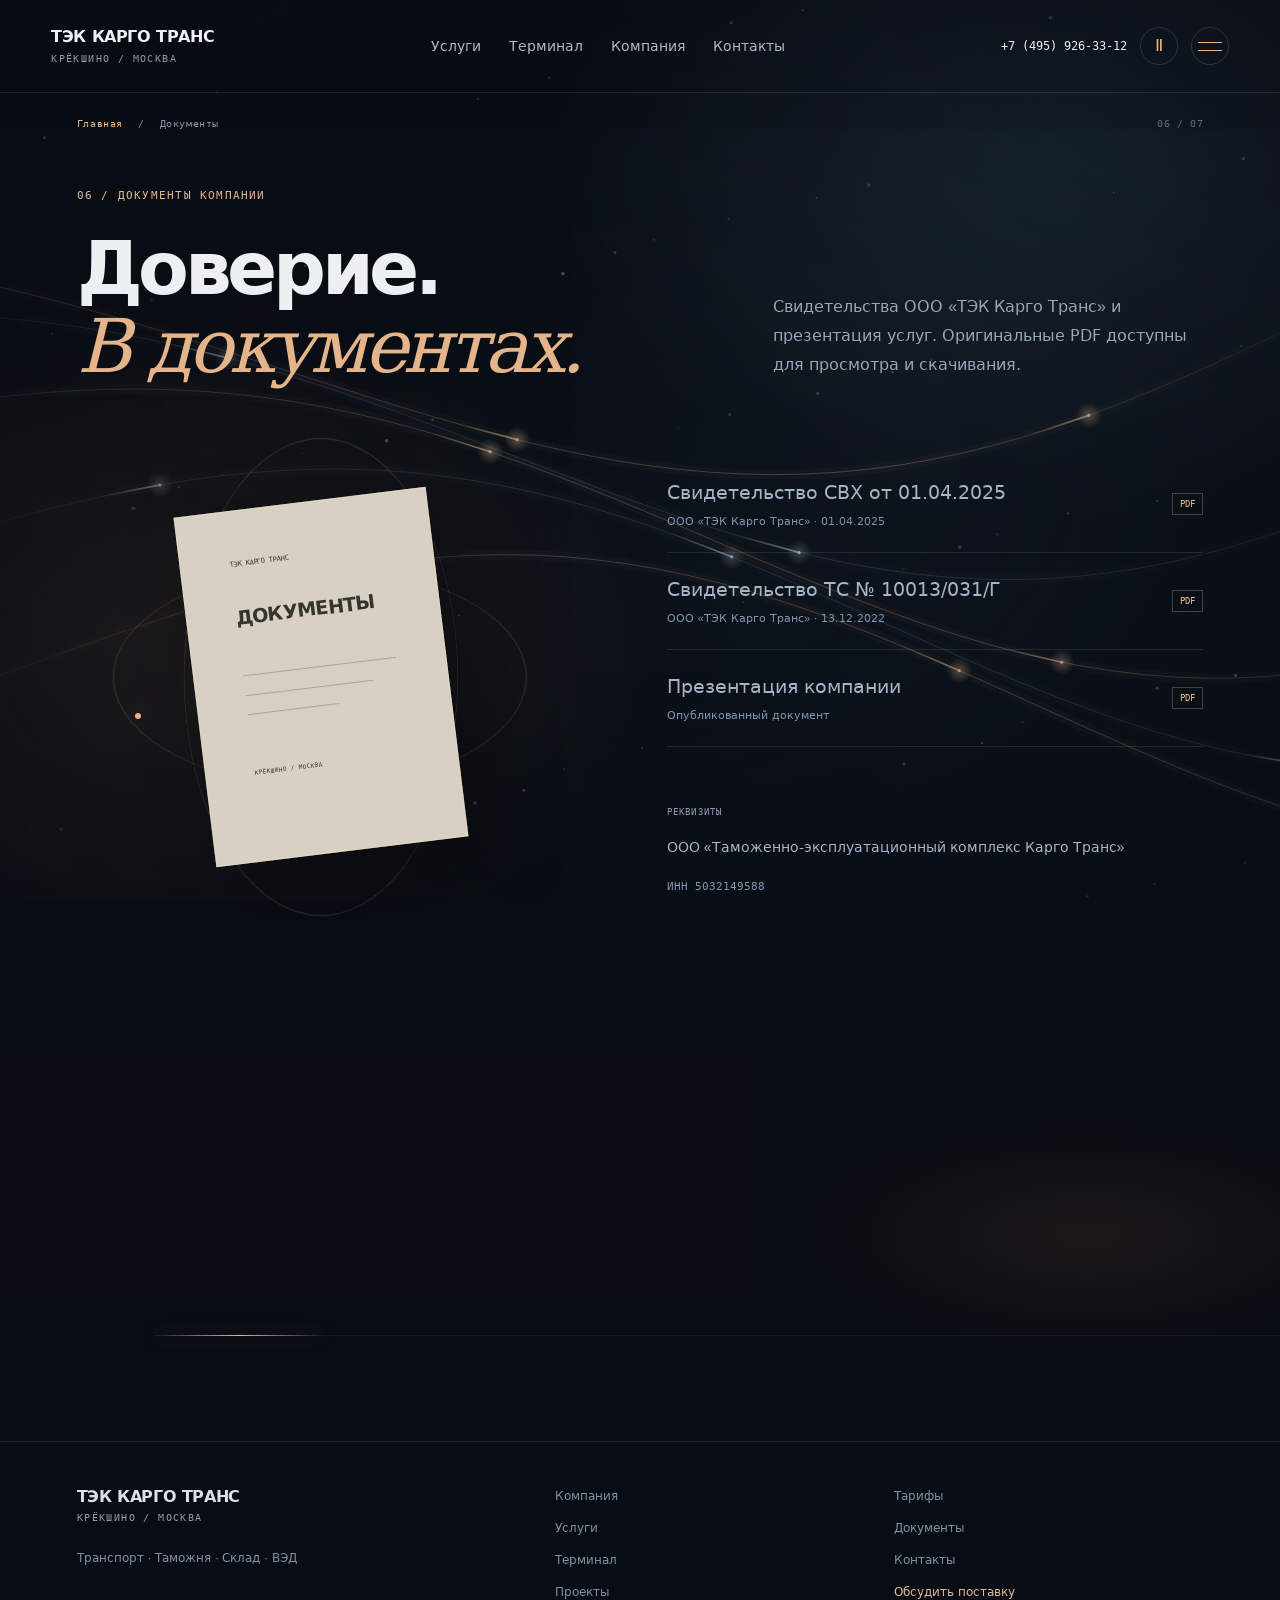
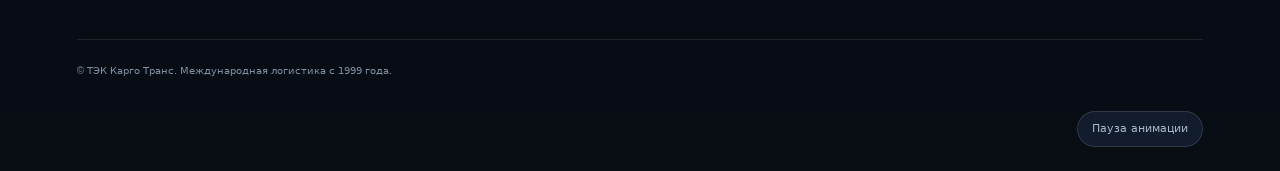
<file: orbit/documents.html>
<!doctype html><html lang="ru"><head><meta charset="utf-8"><meta name="viewport" content="width=device-width,initial-scale=1"><meta name="color-scheme" content="dark light"><title>Документы · ТЭК Карго Транс</title><meta name="description" content="Свидетельства ТЭК Карго Транс и презентация компании."><link rel="icon" href="orbit-assets/favicon.svg"><link rel="stylesheet" href="orbit-assets/orbit.css"></head><body data-concept="01-orbit" data-page="documents"><a class="skip" href="#main">Перейти к содержимому</a><div class="orbit-ambient" aria-hidden="true"><canvas id="ambient-canvas"></canvas><span class="ambient-glow ambient-copper"></span><span class="ambient-glow ambient-blue"></span><span class="ambient-veil"></span></div><div class="reading-progress" aria-hidden="true"></div><header class="orbit-nav"><a class="brand-name" href="index.html">ТЭК КАРГО ТРАНС<small>КРЁКШИНО / МОСКВА</small></a><nav aria-label="Основная навигация"><a href="services.html">Услуги</a><a href="terminal.html">Терминал</a><a href="company.html">Компания</a><a href="contacts.html">Контакты</a></nav><div class="nav-right"><a class="nav-phone" href="tel:+74959263312">+7 (495) 926-33-12</a><button class="nav-motion" data-motion-toggle aria-label="Приостановить анимацию" aria-pressed="false" title="Пауза анимации"><span aria-hidden="true">Ⅱ</span></button><button class="menu-toggle" data-dialog="nav-dialog" aria-label="Открыть меню"><span></span><span></span></button></div></header><div class="page-breadcrumb"><a href="index.html">Главная</a><span aria-hidden="true">/</span><span>Документы</span><span class="page-route-index">06 / 07</span></div><main id="main" class="page-view page-documents"><section id="documents" class="documents-page section-pad"><div class="section-heading wide-heading reveal"><div><p class="eyebrow">06 / ДОКУМЕНТЫ КОМПАНИИ</p><h1>Доверие.<br><em>В документах.</em></h1></div><p class="section-lead">Свидетельства ООО «ТЭК Карго Транс» и презентация услуг. Оригинальные PDF доступны для просмотра и скачивания.</p></div><div class="documents-layout"><div class="document-orbit reveal" aria-hidden="true"><div class="doc-orbit-ring"></div><div class="doc-orbit-ring second"></div><div class="doc-sheet"><span>ТЭК КАРГО ТРАНС</span><b>ДОКУМЕНТЫ</b><i></i><i></i><i></i><small>КРЁКШИНО / МОСКВА</small></div><span class="document-signal"></span></div><div class="document-block reveal"><button class="doc-link" data-read="reader-document-0" aria-haspopup="dialog"><span>Свидетельство СВХ от 01.04.2025<small>ООО «ТЭК Карго Транс» · 01.04.2025</small></span><span class="document-mark" aria-hidden="true">PDF</span></button><button class="doc-link" data-read="reader-document-5" aria-haspopup="dialog"><span>Свидетельство ТС № 10013/031/Г<small>ООО «ТЭК Карго Транс» · 13.12.2022</small></span><span class="document-mark" aria-hidden="true">PDF</span></button><button class="doc-link" data-read="reader-document-6" aria-haspopup="dialog"><span>Презентация компании<small>Опубликованный документ</small></span><span class="document-mark" aria-hidden="true">PDF</span></button><div class="legal-card"><span class="micro">РЕКВИЗИТЫ</span><p>ООО «Таможенно-эксплуатационный комплекс Карго Транс»</p><span>ИНН 5032149588</span></div></div></div></section><section class="page-cta section-pad"><p class="eyebrow reveal">СЛЕДУЮЩИЙ ШАГ</p><div class="cta-grid reveal"><h2>Ваш груз.<br><em>Наш маршрут.</em></h2><div><p>Начнём с задачи — и соберём поставку, в которой все этапы связаны.</p><button class="action primary-action" data-dialog="contact-dialog">Обсудить поставку</button></div></div><div class="cta-line" aria-hidden="true"><i></i></div></section><dialog id="reader-dialog" class="dialog reader-dialog" aria-labelledby="reader-title"><div class="reader-toolbar"><span class="eyebrow">ТЭК КАРГО ТРАНС</span><button class="close" data-close aria-label="Закрыть материал">×</button></div><div id="reader-content"></div></dialog><template id="reader-document-0"><article class="reader-article"><p class="reader-date">ДОКУМЕНТ КОМПАНИИ</p><h2>Свидетельство СВХ от 01.04.2025</h2><p>Открытый СВХ ООО «ТЭК Карго Транс», ИНН 5032149588. Скан выдан Центральной акцизной таможней.</p><a class="text-link" href="orbit-documents/document-0.pdf" target="_blank" rel="noopener">Открыть PDF</a><a class="text-link" href="orbit-documents/document-0.pdf" data-file-download="document-0.pdf" download="tekcargo-document-1.pdf">Скачать PDF</a><p class="archive-label">Копия опубликованного документа. Дату и сведения сверяйте с самим документом.</p></article></template><template id="reader-document-5"><article class="reader-article"><p class="reader-date">ДОКУМЕНТ КОМПАНИИ</p><h2>Свидетельство ТС № 10013/031/Г</h2><p>Открытый таможенный склад ООО «ТЭК Карго Транс», ИНН 5032149588; в документе указан объём 7195,2 м³.</p><a class="text-link" href="orbit-documents/document-5.pdf" target="_blank" rel="noopener">Открыть PDF</a><a class="text-link" href="orbit-documents/document-5.pdf" data-file-download="document-5.pdf" download="tekcargo-document-6.pdf">Скачать PDF</a><p class="archive-label">Копия опубликованного документа. Дату и сведения сверяйте с самим документом.</p></article></template><template id="reader-document-6"><article class="reader-article"><p class="reader-date">ДОКУМЕНТ КОМПАНИИ</p><h2>Презентация компании</h2><p>Услуги, этапы поставки, складская инфраструктура и контакты специалистов; слайд о 25-летии относится к историческому периоду.</p><a class="text-link" href="orbit-documents/document-6.pdf" target="_blank" rel="noopener">Открыть PDF</a><a class="text-link" href="orbit-documents/document-6.pdf" data-file-download="document-6.pdf" download="tekcargo-document-7.pdf">Скачать PDF</a><p class="archive-label">Копия опубликованного документа. Дату и сведения сверяйте с самим документом.</p></article></template></main><footer class="orbit-footer"><div><a class="brand-name" href="index.html">ТЭК КАРГО ТРАНС<small>КРЁКШИНО / МОСКВА</small></a><p>Транспорт · Таможня · Склад · ВЭД</p></div><nav aria-label="Разделы сайта"><a href="company.html">Компания</a><a href="services.html">Услуги</a><a href="terminal.html">Терминал</a><a href="practice.html">Проекты</a></nav><nav aria-label="Информация и связь"><a href="prices.html">Тарифы</a><a href="documents.html">Документы</a><a href="contacts.html">Контакты</a><button class="footer-request" data-dialog="contact-dialog">Обсудить поставку</button></nav><p class="footer-note">© ТЭК Карго Транс. Международная логистика с 1999 года.</p></footer><dialog id="contact-dialog" class="dialog orbit-dialog" aria-labelledby="contact-title"><button class="close" data-close aria-label="Закрыть">×</button><p class="eyebrow">ТЭК КАРГО ТРАНС / КРЁКШИНО</p><h2 id="contact-title">Начнём с вашей задачи.</h2><p>Расскажите о грузе, стране отправления и назначения, объёме и сроках. Подберём следующие этапы поставки.</p><a href="tel:+74959263312">+7 (495) 926-33-12</a><a href="mailto:info@tekcargo.ru?subject=Поставка%20через%20Крёкшино">info@tekcargo.ru</a><p class="contact-hours">Пн–Пт · 09:00–18:00</p></dialog><dialog id="nav-dialog" class="dialog nav-dialog" aria-label="Навигация по сайту"><button class="close" data-close aria-label="Закрыть меню">×</button><p class="eyebrow">ТЭК КАРГО ТРАНС / НАВИГАЦИЯ</p><nav aria-label="Меню"><a href="index.html">Главная<span>00</span></a><a href="services.html">Услуги<span>01</span></a><a href="terminal.html">Терминал<span>02</span></a><a href="company.html">Компания<span>03</span></a><a href="practice.html">Проекты<span>04</span></a><a href="prices.html">Тарифы<span>05</span></a><a href="documents.html" aria-current="page">Документы<span>06</span></a><a href="contacts.html">Контакты<span>07</span></a></nav></dialog><button class="motion-control" type="button" aria-pressed="false" aria-keyshortcuts="Alt+M" title="Пауза анимации: Alt+M">Пауза анимации</button><script defer src="orbit-assets/orbit.js"></script></body></html>
</file>
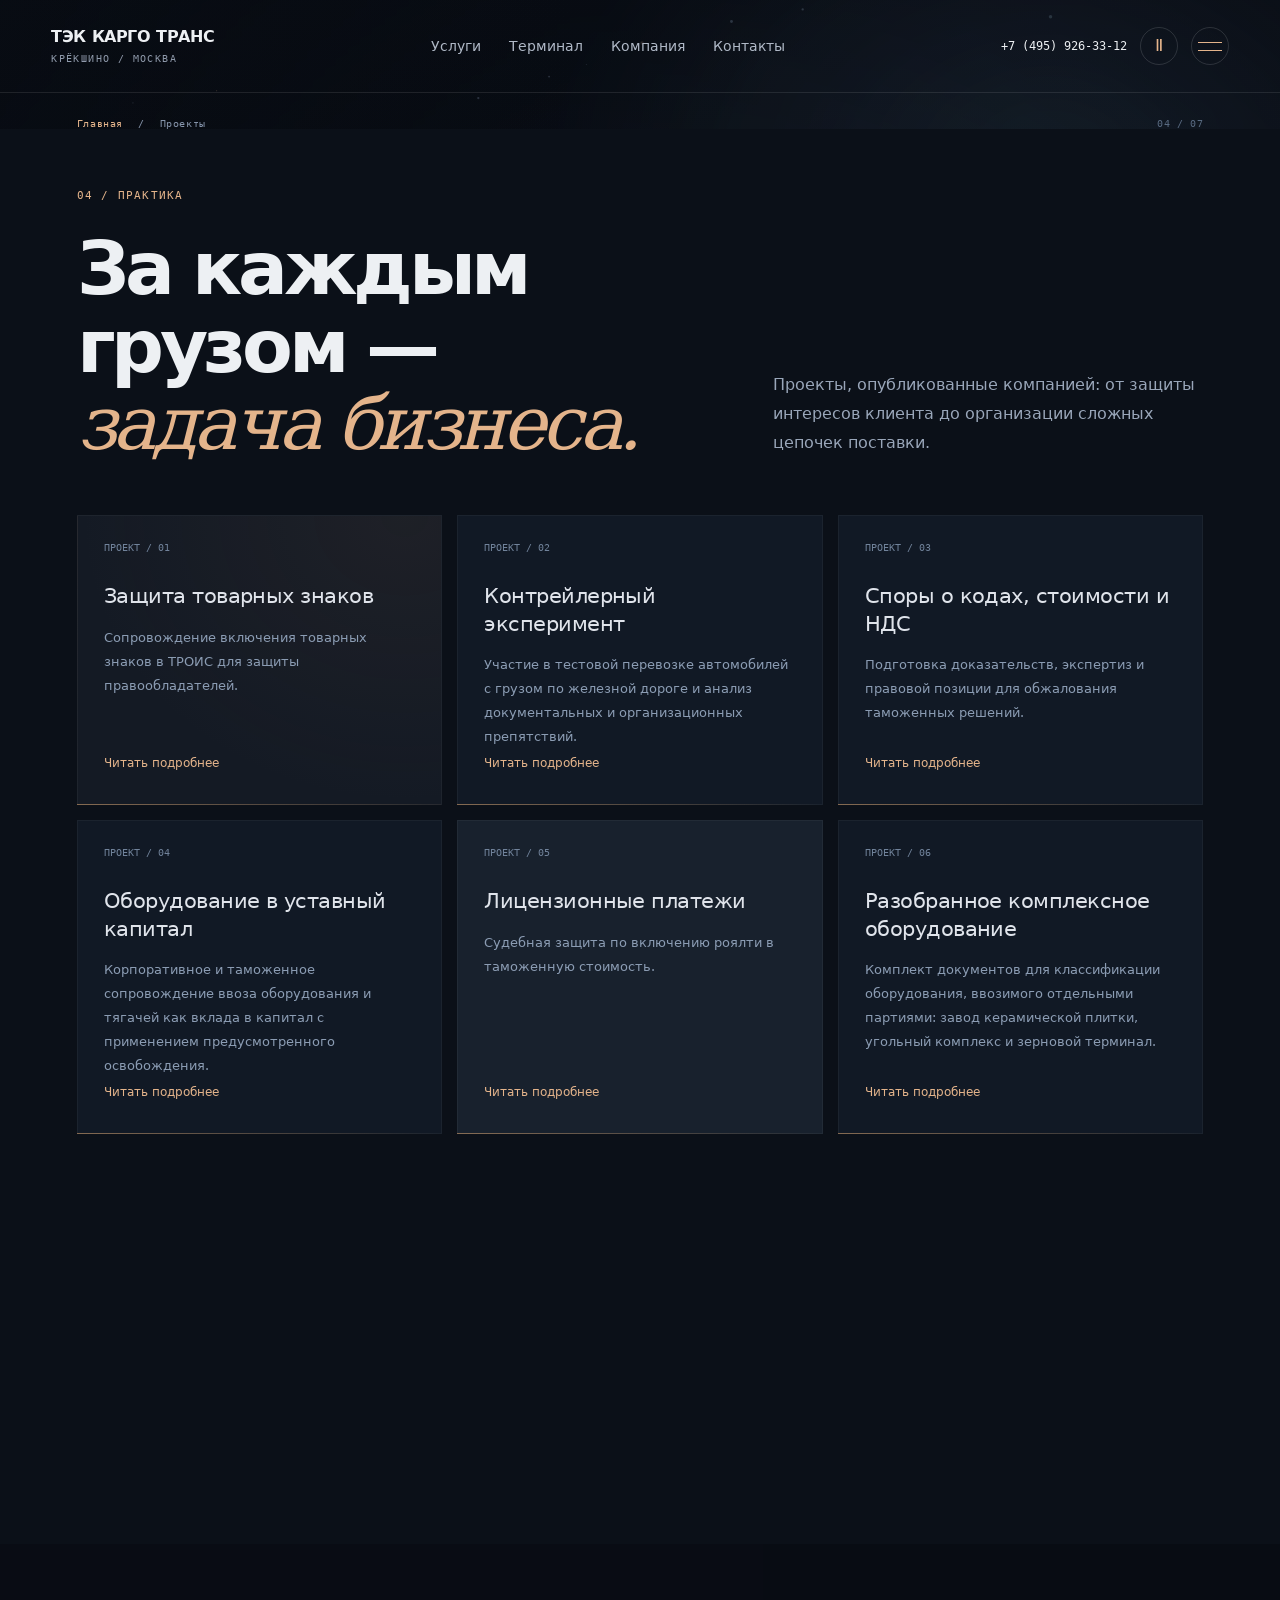
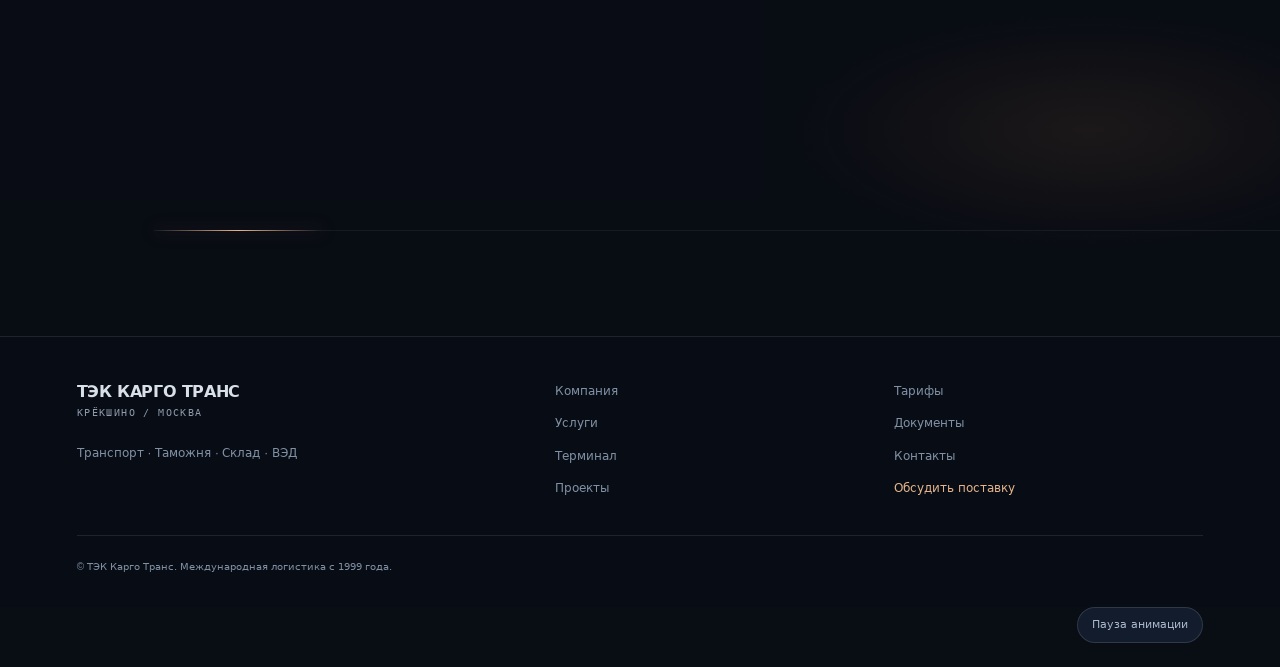
<file: orbit/practice.html>
<!doctype html><html lang="ru"><head><meta charset="utf-8"><meta name="viewport" content="width=device-width,initial-scale=1"><meta name="color-scheme" content="dark light"><title>Проекты · ТЭК Карго Транс</title><meta name="description" content="Практика сопровождения поставок и внешнеторговых задач."><link rel="icon" href="orbit-assets/favicon.svg"><link rel="stylesheet" href="orbit-assets/orbit.css"></head><body data-concept="01-orbit" data-page="practice"><a class="skip" href="#main">Перейти к содержимому</a><div class="orbit-ambient" aria-hidden="true"><canvas id="ambient-canvas"></canvas><span class="ambient-glow ambient-copper"></span><span class="ambient-glow ambient-blue"></span><span class="ambient-veil"></span></div><div class="reading-progress" aria-hidden="true"></div><header class="orbit-nav"><a class="brand-name" href="index.html">ТЭК КАРГО ТРАНС<small>КРЁКШИНО / МОСКВА</small></a><nav aria-label="Основная навигация"><a href="services.html">Услуги</a><a href="terminal.html">Терминал</a><a href="company.html">Компания</a><a href="contacts.html">Контакты</a></nav><div class="nav-right"><a class="nav-phone" href="tel:+74959263312">+7 (495) 926-33-12</a><button class="nav-motion" data-motion-toggle aria-label="Приостановить анимацию" aria-pressed="false" title="Пауза анимации"><span aria-hidden="true">Ⅱ</span></button><button class="menu-toggle" data-dialog="nav-dialog" aria-label="Открыть меню"><span></span><span></span></button></div></header><div class="page-breadcrumb"><a href="index.html">Главная</a><span aria-hidden="true">/</span><span>Проекты</span><span class="page-route-index">04 / 07</span></div><main id="main" class="page-view page-practice"><section id="practice" class="practice-section section-pad"><div class="section-heading wide-heading reveal"><div><p class="eyebrow">04 / Практика</p><h1>За каждым грузом —<br><em>задача бизнеса.</em></h1></div><p class="section-lead">Проекты, опубликованные компанией: от защиты интересов клиента до организации сложных цепочек поставки.</p></div><div class="project-grid"><article class="project reveal"><span>ПРОЕКТ / 01</span><h3>Защита товарных знаков</h3><p>Сопровождение включения товарных знаков в ТРОИС для защиты правообладателей. </p><button class="read-action" data-read="reader-project-0" aria-haspopup="dialog">Читать подробнее</button></article><article class="project reveal"><span>ПРОЕКТ / 02</span><h3>Контрейлерный эксперимент</h3><p>Участие в тестовой перевозке автомобилей с грузом по железной дороге и анализ документальных и организационных препятствий.</p><button class="read-action" data-read="reader-project-1" aria-haspopup="dialog">Читать подробнее</button></article><article class="project reveal"><span>ПРОЕКТ / 03</span><h3>Споры о кодах, стоимости и НДС</h3><p>Подготовка доказательств, экспертиз и правовой позиции для обжалования таможенных решений. </p><button class="read-action" data-read="reader-project-2" aria-haspopup="dialog">Читать подробнее</button></article><article class="project reveal"><span>ПРОЕКТ / 04</span><h3>Оборудование в уставный капитал</h3><p>Корпоративное и таможенное сопровождение ввоза оборудования и тягачей как вклада в капитал с применением предусмотренного освобождения.</p><button class="read-action" data-read="reader-project-3" aria-haspopup="dialog">Читать подробнее</button></article><article class="project reveal"><span>ПРОЕКТ / 05</span><h3>Лицензионные платежи</h3><p>Судебная защита по включению роялти в таможенную стоимость. </p><button class="read-action" data-read="reader-project-4" aria-haspopup="dialog">Читать подробнее</button></article><article class="project reveal"><span>ПРОЕКТ / 06</span><h3>Разобранное комплексное оборудование</h3><p>Комплект документов для классификации оборудования, ввозимого отдельными партиями: завод керамической плитки, угольный комплекс и зерновой терминал.</p><button class="read-action" data-read="reader-project-5" aria-haspopup="dialog">Читать подробнее</button></article><article class="project reveal"><span>ПРОЕКТ / 07</span><h3>Предварительные решения ТН ВЭД</h3><p>Подготовка технических документов и взаимодействие с ФТС по спорным кодам сложного оборудования, электроники, химических веществ и пищевых добавок.</p><button class="read-action" data-read="reader-project-6" aria-haspopup="dialog">Читать подробнее</button></article><article class="project reveal"><span>ПРОЕКТ / 08</span><h3>Компоненты для завода</h3><p>Организация таможенного склада в 2017 году для хранения и дробления партий компонентов производителя бытовой техники и электроники.</p><button class="read-action" data-read="reader-project-7" aria-haspopup="dialog">Читать подробнее</button></article><article class="project reveal"><span>ПРОЕКТ / 09</span><h3>Склад для парфюмерной сети</h3><p>Дорожная карта создания закрытого таможенного склада на существующей территории и запуска маркировки импортной косметики.</p><button class="read-action" data-read="reader-project-8" aria-haspopup="dialog">Читать подробнее</button></article></div></section><section class="page-cta section-pad"><p class="eyebrow reveal">СЛЕДУЮЩИЙ ШАГ</p><div class="cta-grid reveal"><h2>Ваш груз.<br><em>Наш маршрут.</em></h2><div><p>Начнём с задачи — и соберём поставку, в которой все этапы связаны.</p><button class="action primary-action" data-dialog="contact-dialog">Обсудить поставку</button></div></div><div class="cta-line" aria-hidden="true"><i></i></div></section><dialog id="reader-dialog" class="dialog reader-dialog" aria-labelledby="reader-title"><div class="reader-toolbar"><span class="eyebrow">ТЭК КАРГО ТРАНС</span><button class="close" data-close aria-label="Закрыть материал">×</button></div><div id="reader-content"></div></dialog><template id="reader-project-0"><article class="reader-article"><p class="reader-date">ПРОЕКТ / ТЭК КАРГО ТРАНС</p><h2>Защита товарных знаков</h2><p>Правообладателям требовалась защита товарных знаков при импорте. Проект строился на включении знаков в таможенный реестр объектов интеллектуальной собственности.</p><p>В описании названы КУБ Евразия и Бакстер. Компания связывает результат с уменьшением ввоза контрафакта и неавторизованных поставок в условиях того периода. Это исторический кейс: он не устанавливает универсальный запрет параллельного импорта сегодня.</p><p class="archive-label">Практика, опубликованная компанией.</p></article></template><template id="reader-project-1"><article class="reader-article"><p class="reader-date">ПРОЕКТ / ТЭК КАРГО ТРАНС</p><h2>Контрейлерный эксперимент</h2><p>Задача эксперимента — понять, почему перевозка грузовых автомобилей с товаром по железной дороге не использует весь потенциал. Компания участвовала в тестовой отправке нескольких транспортных средств.</p><p>Практическая проверка выявила несовершенство отдельных правовых норм, недостающие формы документов и несогласованность работы ведомств и организаций. В источнике описаны препятствия и опыт участия, без количественной экономии или обещания коммерческого запуска.</p><p class="archive-label">Практика, опубликованная компанией.</p></article></template><template id="reader-project-2"><article class="reader-article"><p class="reader-date">ПРОЕКТ / ТЭК КАРГО ТРАНС</p><h2>Споры о кодах, стоимости и НДС</h2><p>В нескольких спорах требовалось защитить сведения декларации: код ТН ВЭД, таможенную стоимость и применение пониженного НДС. Подготавливались жалобы, подтверждающие материалы, экспертизы и позиция для ведомственного и судебного обжалования.</p><p>Компания сообщает о положительных решениях для Арконик СМЗ, Бакстер, Новэкс групп, Агромаг и Светосила М. Номера дел и даты в краткой публикации не приведены; это результат конкретных исторических споров, а не обещание исхода любого нового дела.</p><p class="archive-label">Практика, опубликованная компанией.</p></article></template><template id="reader-project-3"><article class="reader-article"><p class="reader-date">ПРОЕКТ / ТЭК КАРГО ТРАНС</p><h2>Оборудование в уставный капитал</h2><p>Проект касался ввоза оборудования и транспортных средств как вклада в уставный капитал с предусмотренным освобождением от пошлин. Сопровождение начиналось с корпоративных решений и их последовательности, затем готовился таможенный комплект для декларирования и выпуска.</p><p>По опубликованному описанию, седельные тягачи и иное облагаемое оборудование удалось ввезти без пошлин и без обеспечения платежей. Возможность такого режима для другой сделки зависит от её обстоятельств и действующих требований.</p><p class="archive-label">Практика, опубликованная компанией.</p></article></template><template id="reader-project-4"><article class="reader-article"><p class="reader-date">ПРОЕКТ / ТЭК КАРГО ТРАНС</p><h2>Лицензионные платежи</h2><p>В делах дочерних компаний международных корпораций оспаривалось включение платы за товарный знак в таможенную стоимость. Правовая позиция сочетала существенные нарушения процедуры контроля и аргументы по материальным нормам.</p><p>Исторический результат — отмена таможенных решений и возврат излишних платежей. В источнике названы Колгейт-Палмолив и Гудиер РАША и указана сумма порядка десятков миллионов рублей без точного разбора по делам. Это опубликованный опыт, не гарантия возврата для иной ситуации.</p><p class="archive-label">Практика, опубликованная компанией.</p></article></template><template id="reader-project-5"><article class="reader-article"><p class="reader-date">ПРОЕКТ / ТЭК КАРГО ТРАНС</p><h2>Разобранное комплексное оборудование</h2><p>Сложное оборудование поставлялось разобранным, отдельными партиями в течение длительного времени. Задача состояла в выпуске комплекса для внутреннего потребления по единому коду ТН ВЭД вместо классификации каждой отдельной части.</p><p>Подготовлены подробные перечни, описание принципа работы, монтажные схемы и другие материалы; получены решения ФТС. Среди примеров — комплект завода керамической плитки, портовый углепогрузочный комплекс и зерновой терминал с хранением и переработкой. Точные сроки в публикации не указаны.</p><p class="archive-label">Практика, опубликованная компанией.</p></article></template><template id="reader-project-6"><article class="reader-article"><p class="reader-date">ПРОЕКТ / ТЭК КАРГО ТРАНС</p><h2>Предварительные решения ТН ВЭД</h2><p>Для спорного товара требовалось заранее подтвердить классификацию. Подготавливались заявления и технические материалы для территориального управления ФТС, велась переписка и ответы на дополнительные запросы.</p><p>Источник сообщает о получении предварительных решений для сложного технологического, электротехнического и электронного оборудования, комплексных химических веществ, пищевых добавок и других продуктов. Результат описывает конкретный опыт работы с классификацией, без обещания фиксированного срока для каждого нового заявления.</p><p class="archive-label">Практика, опубликованная компанией.</p></article></template><template id="reader-project-7"><article class="reader-article"><p class="reader-date">ПРОЕКТ / ТЭК КАРГО ТРАНС</p><h2>Компоненты для завода</h2><p>Производителю бытовой техники и электроники был нужен расположенный рядом склад компонентов: хранить крупные партии и подавать на завод небольшие отправки. В 2017 году выделили помещения и территорию, оборудовали таможенный склад и получили свидетельство владельца.</p><p>Инфраструктура включала погрузочную площадку, контроль доступа, охрану, пожарную сигнализацию, видео, температуру и электронный учёт. Партии разделялись, подготавливались к перевозке и выпуску. В кейсе описаны хранение до трёх лет, разрешённые операции подготовки к продаже и возможность передачи прав на товар с сохранением условий процедуры; актуальная применимость проверяется отдельно.</p><p class="archive-label">Практика, опубликованная компанией.</p></article></template><template id="reader-project-8"><article class="reader-article"><p class="reader-date">ПРОЕКТ / ТЭК КАРГО ТРАНС</p><h2>Склад для парфюмерной сети</h2><p>Парфюмерно-косметической сети требовалась маркировка импорта на территории России и загрузка свободных площадей действующего склада. Рассмотрели создание закрытого таможенного склада на существующей территории.</p><p>Команда подготовила дорожную карту с действиями участников и распределением обязанностей. По описанию, это обеспечило включение компании в реестр владельцев складов и запуск маркировки. Правовая аргументация публикации ссылается на постановление № 515 от 26.04.2019 и исключения для хранения и транзита; эти ссылки относятся к историческому проекту и требуют проверки действующей редакции.</p><p class="archive-label">Практика, опубликованная компанией.</p></article></template></main><footer class="orbit-footer"><div><a class="brand-name" href="index.html">ТЭК КАРГО ТРАНС<small>КРЁКШИНО / МОСКВА</small></a><p>Транспорт · Таможня · Склад · ВЭД</p></div><nav aria-label="Разделы сайта"><a href="company.html">Компания</a><a href="services.html">Услуги</a><a href="terminal.html">Терминал</a><a href="practice.html">Проекты</a></nav><nav aria-label="Информация и связь"><a href="prices.html">Тарифы</a><a href="documents.html">Документы</a><a href="contacts.html">Контакты</a><button class="footer-request" data-dialog="contact-dialog">Обсудить поставку</button></nav><p class="footer-note">© ТЭК Карго Транс. Международная логистика с 1999 года.</p></footer><dialog id="contact-dialog" class="dialog orbit-dialog" aria-labelledby="contact-title"><button class="close" data-close aria-label="Закрыть">×</button><p class="eyebrow">ТЭК КАРГО ТРАНС / КРЁКШИНО</p><h2 id="contact-title">Начнём с вашей задачи.</h2><p>Расскажите о грузе, стране отправления и назначения, объёме и сроках. Подберём следующие этапы поставки.</p><a href="tel:+74959263312">+7 (495) 926-33-12</a><a href="mailto:info@tekcargo.ru?subject=Поставка%20через%20Крёкшино">info@tekcargo.ru</a><p class="contact-hours">Пн–Пт · 09:00–18:00</p></dialog><dialog id="nav-dialog" class="dialog nav-dialog" aria-label="Навигация по сайту"><button class="close" data-close aria-label="Закрыть меню">×</button><p class="eyebrow">ТЭК КАРГО ТРАНС / НАВИГАЦИЯ</p><nav aria-label="Меню"><a href="index.html">Главная<span>00</span></a><a href="services.html">Услуги<span>01</span></a><a href="terminal.html">Терминал<span>02</span></a><a href="company.html">Компания<span>03</span></a><a href="practice.html" aria-current="page">Проекты<span>04</span></a><a href="prices.html">Тарифы<span>05</span></a><a href="documents.html">Документы<span>06</span></a><a href="contacts.html">Контакты<span>07</span></a></nav></dialog><button class="motion-control" type="button" aria-pressed="false" aria-keyshortcuts="Alt+M" title="Пауза анимации: Alt+M">Пауза анимации</button><script defer src="orbit-assets/orbit.js"></script></body></html>
</file>
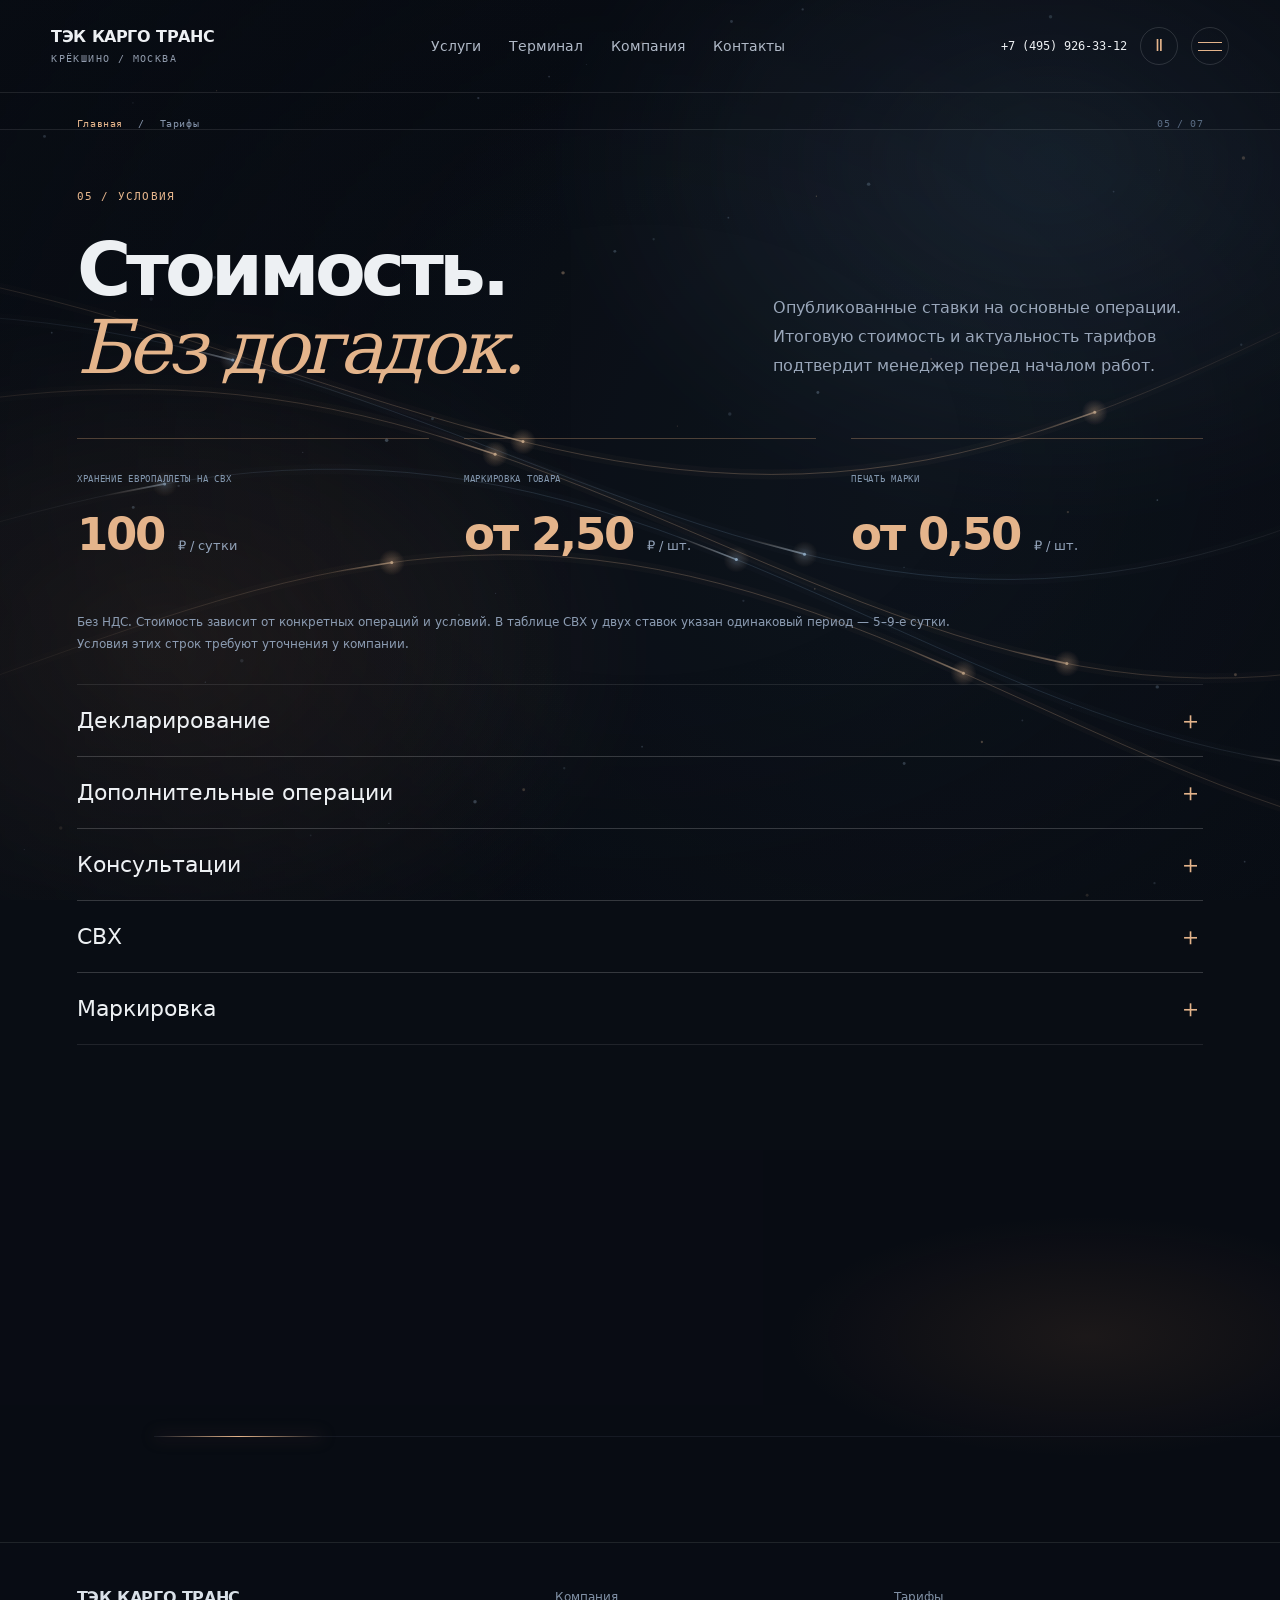
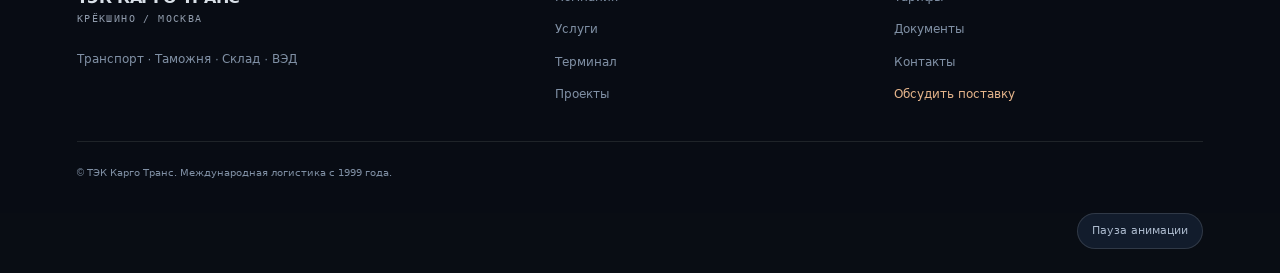
<file: orbit/prices.html>
<!doctype html><html lang="ru"><head><meta charset="utf-8"><meta name="viewport" content="width=device-width,initial-scale=1"><meta name="color-scheme" content="dark light"><title>Тарифы · ТЭК Карго Транс</title><meta name="description" content="Опубликованные ставки на таможенные и складские операции."><link rel="icon" href="orbit-assets/favicon.svg"><link rel="stylesheet" href="orbit-assets/orbit.css"></head><body data-concept="01-orbit" data-page="prices"><a class="skip" href="#main">Перейти к содержимому</a><div class="orbit-ambient" aria-hidden="true"><canvas id="ambient-canvas"></canvas><span class="ambient-glow ambient-copper"></span><span class="ambient-glow ambient-blue"></span><span class="ambient-veil"></span></div><div class="reading-progress" aria-hidden="true"></div><header class="orbit-nav"><a class="brand-name" href="index.html">ТЭК КАРГО ТРАНС<small>КРЁКШИНО / МОСКВА</small></a><nav aria-label="Основная навигация"><a href="services.html">Услуги</a><a href="terminal.html">Терминал</a><a href="company.html">Компания</a><a href="contacts.html">Контакты</a></nav><div class="nav-right"><a class="nav-phone" href="tel:+74959263312">+7 (495) 926-33-12</a><button class="nav-motion" data-motion-toggle aria-label="Приостановить анимацию" aria-pressed="false" title="Пауза анимации"><span aria-hidden="true">Ⅱ</span></button><button class="menu-toggle" data-dialog="nav-dialog" aria-label="Открыть меню"><span></span><span></span></button></div></header><div class="page-breadcrumb"><a href="index.html">Главная</a><span aria-hidden="true">/</span><span>Тарифы</span><span class="page-route-index">05 / 07</span></div><main id="main" class="page-view page-prices"><section id="prices" class="prices-section section-pad"><div class="section-heading wide-heading reveal"><div><p class="eyebrow">05 / Условия</p><h1>Стоимость.<br><em>Без догадок.</em></h1></div><div><p class="section-lead">Опубликованные ставки на основные операции. Итоговую стоимость и актуальность тарифов подтвердит менеджер перед началом работ.</p></div></div><div class="price-highlights"><div class="reveal"><span>ХРАНЕНИЕ ЕВРОПАЛЛЕТЫ НА СВХ</span><strong>100 <small>₽ / сутки</small></strong></div><div class="reveal"><span>МАРКИРОВКА ТОВАРА</span><strong>от 2,50 <small>₽ / шт.</small></strong></div><div class="reveal"><span>ПЕЧАТЬ МАРКИ</span><strong>от 0,50 <small>₽ / шт.</small></strong></div></div><p class="price-note">Без НДС. Стоимость зависит от конкретных операций и условий. В таблице СВХ у двух ставок указан одинаковый период — 5–9-е сутки. Условия этих строк требуют уточнения у компании.</p><div class="price-accordions"><details class="price-group"><summary><h3>Декларирование</h3><span class="accordion-plus" aria-hidden="true">＋</span></summary><div class="table-wrap" tabindex="0" role="region" aria-label="Тарифы: Декларирование"><table><thead><tr><th scope="col">Операция / единица</th><th scope="col">Без НДС</th></tr></thead><tbody><tr><td>1.1 · ДТ / ПДТ / партия<small>До 10 товаров; связанные ДТС, КДТ и пакет документов включены.</small></td><td>По согласованию</td></tr><tr><td>1.2 · Добавочные листы / лист<small>С четвёртого дополнительного листа; связанные ДТС и КДТ.</small></td><td>По согласованию</td></tr><tr><td>1.3 · Транзитная декларация / партия</td><td>По согласованию</td></tr><tr><td>1.4a · Статформа / ТС<small>До 10 кодов; данные, отправка и получение подтверждения.</small></td><td>7000 ₽ / ТС</td></tr><tr><td>1.4b · Дополнительный код / код<small>Сверх десяти в статистической форме.</small></td><td>300 ₽ / код</td></tr><tr><td>1.5.1 · Предварительное информирование / CMR<small>Одна партия, 1–10 товаров.</small></td><td>700 ₽ / CMR</td></tr><tr><td>1.5.2 · Дополнительный товар / товар<small>Сверх десяти при предварительном информировании.</small></td><td>50 ₽ / товар</td></tr></tbody></table></div><p class="price-condition">Тарифы опубликованы на сайте компании без НДС. Применяется согласованный состав работ.</p></details><details class="price-group"><summary><h3>Дополнительные операции</h3><span class="accordion-plus" aria-hidden="true">＋</span></summary><div class="table-wrap" tabindex="0" role="region" aria-label="Тарифы: Дополнительные операции"><table><thead><tr><th scope="col">Операция / единица</th><th scope="col">Без НДС</th></tr></thead><tbody><tr><td>2.1 · Артикульная база / артикул<small>Для программы «Декларант».</small></td><td>300 ₽ / артикул</td></tr><tr><td>2.2 · Код ТН ВЭД / код</td><td>300 ₽ / код</td></tr><tr><td>2.3 · Финансирование платежей / операция<small>До 300000 руб. и 10 календарных дней; 5%, минимум 3000 руб.; далее +0,2% суммы ежедневно.</small></td><td>По согласованию</td></tr><tr><td>2.4 · Сканирование / лист</td><td>20 ₽ / лист</td></tr></tbody></table></div><p class="price-condition">Тарифы опубликованы на сайте компании без НДС. Применяется согласованный состав работ.</p></details><details class="price-group"><summary><h3>Консультации</h3><span class="accordion-plus" aria-hidden="true">＋</span></summary><div class="table-wrap" tabindex="0" role="region" aria-label="Тарифы: Консультации"><table><thead><tr><th scope="col">Операция / единица</th><th scope="col">Без НДС</th></tr></thead><tbody><tr><td>4.1 · Консультация / час</td><td>1500 ₽ / час</td></tr><tr><td>4.2 · Возврат / зачёт / заявление<small>Излишне уплаченные или взысканные таможенные суммы.</small></td><td>3000 ₽ / заявление</td></tr><tr><td>4.3 · Запрос разъяснений / запрос</td><td>3000 ₽ / запрос</td></tr><tr><td>4.4 · Обзор законодательства / месяц<small>Еженедельный обзор и календарь новых актов; старт со следующего после договора месяца, аванс до конца года или договора, далее аванс за год.</small></td><td>500 ₽ / месяц</td></tr></tbody></table></div><p class="price-condition">Тарифы опубликованы на сайте компании без НДС. Применяется согласованный состав работ.</p></details><details class="price-group"><summary><h3>СВХ</h3><span class="accordion-plus" aria-hidden="true">＋</span></summary><div class="table-wrap" tabindex="0" role="region" aria-label="Тарифы: СВХ"><table><thead><tr><th scope="col">Операция / единица</th><th scope="col">Без НДС</th></tr></thead><tbody><tr><td>1 · Прибытие ТС / ТС<small>Первый день: регистрация, первичный и радиационный контроль, документы, охрана.</small></td><td>По согласованию</td></tr><tr><td>2 · Охрана ТС / ТС/сутки<small>В источнике: 5–9-е сутки; тот же диапазон повторён в п. 3 с другой ценой.</small></td><td>2000 ₽ / ТС/сутки</td></tr><tr><td>3 · Охрана ТС / ТС/сутки<small>В источнике: 5–9-е сутки; противоречит п. 2, диапазон не исправлялся.</small></td><td>2500 ₽ / ТС/сутки</td></tr><tr><td>4 · Охрана ТС / ТС/сутки<small>С десятого дня до убытия.</small></td><td>3000 ₽ / ТС/сутки</td></tr><tr><td>5 · Приём европаллеты / паллета<small>120×80×190 см.</small></td><td>250 ₽ / паллета</td></tr><tr><td>6 · Выдача европаллеты / паллета</td><td>250 ₽ / паллета</td></tr><tr><td>7 · Приём увеличенной паллеты / паллета<small>Не более 120×120×190 см.</small></td><td>250 ₽ / паллета</td></tr><tr><td>8 · Выдача увеличенной паллеты / паллета</td><td>250 ₽ / паллета</td></tr><tr><td>9 · Приём негабарита / эквивалент европаллеты</td><td>300 ₽ / эквивалент европаллеты</td></tr><tr><td>10 · Выдача негабарита / эквивалент европаллеты</td><td>300 ₽ / эквивалент европаллеты</td></tr><tr><td>11 · Хранение европаллеты / паллета/сутки<small>120×80×190 см.</small></td><td>100 ₽ / паллета/сутки</td></tr><tr><td>12 · Хранение увеличенной паллеты / паллета/сутки</td><td>100 ₽ / паллета/сутки</td></tr><tr><td>13 · Хранение негабарита / эквивалент европаллеты/сутки</td><td>100 ₽ / эквивалент европаллеты/сутки</td></tr><tr><td>14 · Паллетирование / паллета<small>При разгрузке навалом, включая стрейч.</small></td><td>350 ₽ / паллета</td></tr><tr><td>15 · Загрузка навалом / паллета<small>С паллет в автомобиль.</small></td><td>350 ₽ / паллета</td></tr><tr><td>16 · Перемещение на коммерческий склад / услуга<small>Без цены транспорта.</small></td><td>6000 ₽ / услуга</td></tr><tr><td>17 · Организация крановых работ / ТС<small>Кран и стропальщики оплачиваются отдельно.</small></td><td>5000 ₽ / ТС</td></tr><tr><td>18 · Европоддон / поддон</td><td>750 ₽ / поддон</td></tr><tr><td>19 · Внутритарная проверка / короб<small>Со вскрытием.</small></td><td>30 ₽ / короб</td></tr><tr><td>20 · Этикетка / переупаковка / штука</td><td>50 ₽ / штука</td></tr><tr><td>21 · Разбор по артикулам / паллета</td><td>500 ₽ / паллета</td></tr><tr><td>22 · Образцы для сертификации / серия<small>Отбор по артикулам и сериям.</small></td><td>1000 ₽ / серия</td></tr><tr><td>23 · Проверка акцизной марки / единица</td><td>50 ₽ / единица</td></tr><tr><td>24 · Инвентаризация / паллета<small>По запросу заказчика.</small></td><td>2200 ₽ / паллета</td></tr><tr><td>25 · Контроль партии / партия<small>Упаковка, маркировка, сохранность, вес и места.</small></td><td>6500 ₽ / партия</td></tr><tr><td>26 · Сверхурочная работа / человек/час</td><td>1000 ₽ / человек/час</td></tr><tr><td>27 · Перегрузка / аппарель / аппарель/час<small>Неполный час полный; пп. 5–10, 14–15 отдельно; не для приёма/выдачи СВХ.</small></td><td>1700 ₽ / аппарель/час</td></tr><tr><td>28 · Фитосанитарные образцы / ТС<small>Включая отбор для хлебных сертификатов.</small></td><td>2500 ₽ / ТС</td></tr><tr><td>29 · Видео работ / минута<small>По запросу заказчика.</small></td><td>55 ₽ / минута</td></tr><tr><td>30 · ТТН / накладная<small>Оформление или переоформление.</small></td><td>550 ₽ / накладная</td></tr><tr><td>31 · Серийные номера техники / единица<small>Для ДТ, без погрузки-разгрузки.</small></td><td>750 ₽ / единица</td></tr><tr><td>32 · Аренда компьютера / месяц</td><td>10000 ₽ / месяц</td></tr><tr><td>33 · Сопровождение осмотра / ТС/партия<small>Одна ДТ; пересчёт, фото, вес и сопутствующие операции; без выгрузки и загрузки.</small></td><td>2000 ₽ / ТС/партия</td></tr><tr><td>34 · Выгрузка европаллеты для досмотра / паллета</td><td>300 ₽ / паллета</td></tr><tr><td>35 · Загрузка европаллеты после досмотра / паллета<small>Либо перемещение к месту хранения.</small></td><td>300 ₽ / паллета</td></tr><tr><td>36 · Выгрузка негабарита для досмотра / эквивалент европаллеты</td><td>300 ₽ / эквивалент европаллеты</td></tr><tr><td>37 · Загрузка негабарита после досмотра / эквивалент европаллеты<small>Либо перемещение к месту хранения.</small></td><td>300 ₽ / эквивалент европаллеты</td></tr><tr><td>38 · Выгрузка навалом для досмотра / эквивалент европаллеты</td><td>500 ₽ / эквивалент европаллеты</td></tr><tr><td>39 · Загрузка навалом после досмотра / эквивалент европаллеты<small>Либо перемещение к месту хранения.</small></td><td>500 ₽ / эквивалент европаллеты</td></tr><tr><td>40 · Доступ автомобиля / автомобиль/месяц<small>Для представителя владельца груза.</small></td><td>3500 ₽ / автомобиль/месяц</td></tr><tr><td>41 · Запуск двигателя / единица техники</td><td>3000 ₽ / единица техники</td></tr><tr><td>42 · Техника и персонал / час<small>Для работ владельца груза по заявке в присутствии сотрудника СВХ; неполный час полный, пп. 5–10, 14–15 отдельно.</small></td><td>1700 ₽ / час</td></tr></tbody></table></div><p class="price-condition">Тарифы опубликованы на сайте компании без НДС. Применяется согласованный состав работ.</p></details><details class="price-group"><summary><h3>Маркировка</h3><span class="accordion-plus" aria-hidden="true">＋</span></summary><div class="table-wrap" tabindex="0" role="region" aria-label="Тарифы: Маркировка"><table><thead><tr><th scope="col">Операция / единица</th><th scope="col">Без НДС</th></tr></thead><tbody><tr><td>1 · Нанесение / штука<small>Data Matrix, QR, EAC и другие идентификаторы.</small></td><td>от 2,5 ₽ / штука</td></tr><tr><td>2 · Печать / штука<small>Термотрансферная; макет по ТЗ.</small></td><td>от 0,5 ₽ / штука</td></tr><tr><td>3 · Агрегация / единица<small>Единица, блок, короб или паллета; отчёт по запросу.</small></td><td>от 1 ₽ / единица</td></tr></tbody></table></div><p class="price-condition">Тарифы опубликованы на сайте компании без НДС. Применяется согласованный состав работ.</p></details></div></section><section class="page-cta section-pad"><p class="eyebrow reveal">СЛЕДУЮЩИЙ ШАГ</p><div class="cta-grid reveal"><h2>Ваш груз.<br><em>Наш маршрут.</em></h2><div><p>Начнём с задачи — и соберём поставку, в которой все этапы связаны.</p><button class="action primary-action" data-dialog="contact-dialog">Обсудить поставку</button></div></div><div class="cta-line" aria-hidden="true"><i></i></div></section></main><footer class="orbit-footer"><div><a class="brand-name" href="index.html">ТЭК КАРГО ТРАНС<small>КРЁКШИНО / МОСКВА</small></a><p>Транспорт · Таможня · Склад · ВЭД</p></div><nav aria-label="Разделы сайта"><a href="company.html">Компания</a><a href="services.html">Услуги</a><a href="terminal.html">Терминал</a><a href="practice.html">Проекты</a></nav><nav aria-label="Информация и связь"><a href="prices.html">Тарифы</a><a href="documents.html">Документы</a><a href="contacts.html">Контакты</a><button class="footer-request" data-dialog="contact-dialog">Обсудить поставку</button></nav><p class="footer-note">© ТЭК Карго Транс. Международная логистика с 1999 года.</p></footer><dialog id="contact-dialog" class="dialog orbit-dialog" aria-labelledby="contact-title"><button class="close" data-close aria-label="Закрыть">×</button><p class="eyebrow">ТЭК КАРГО ТРАНС / КРЁКШИНО</p><h2 id="contact-title">Начнём с вашей задачи.</h2><p>Расскажите о грузе, стране отправления и назначения, объёме и сроках. Подберём следующие этапы поставки.</p><a href="tel:+74959263312">+7 (495) 926-33-12</a><a href="mailto:info@tekcargo.ru?subject=Поставка%20через%20Крёкшино">info@tekcargo.ru</a><p class="contact-hours">Пн–Пт · 09:00–18:00</p></dialog><dialog id="nav-dialog" class="dialog nav-dialog" aria-label="Навигация по сайту"><button class="close" data-close aria-label="Закрыть меню">×</button><p class="eyebrow">ТЭК КАРГО ТРАНС / НАВИГАЦИЯ</p><nav aria-label="Меню"><a href="index.html">Главная<span>00</span></a><a href="services.html">Услуги<span>01</span></a><a href="terminal.html">Терминал<span>02</span></a><a href="company.html">Компания<span>03</span></a><a href="practice.html">Проекты<span>04</span></a><a href="prices.html" aria-current="page">Тарифы<span>05</span></a><a href="documents.html">Документы<span>06</span></a><a href="contacts.html">Контакты<span>07</span></a></nav></dialog><button class="motion-control" type="button" aria-pressed="false" aria-keyshortcuts="Alt+M" title="Пауза анимации: Alt+M">Пауза анимации</button><script defer src="orbit-assets/orbit.js"></script></body></html>
</file>
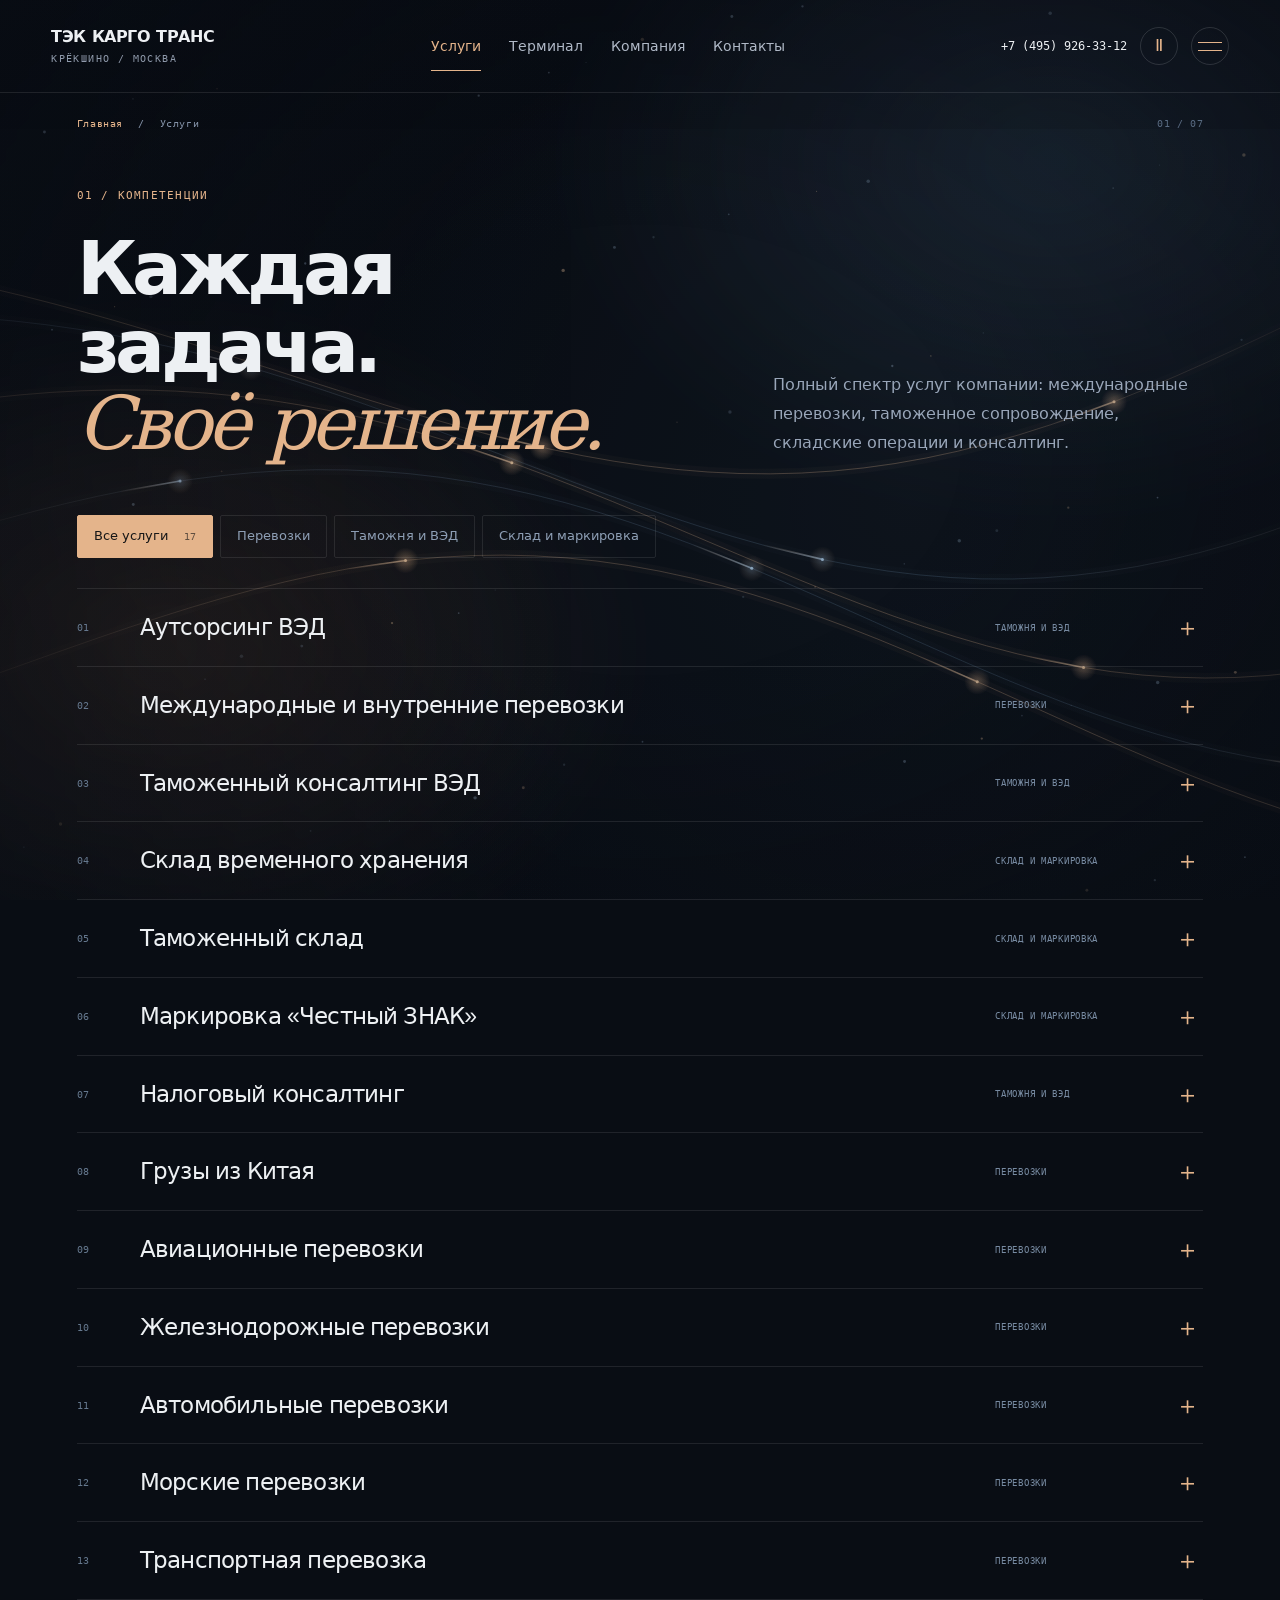
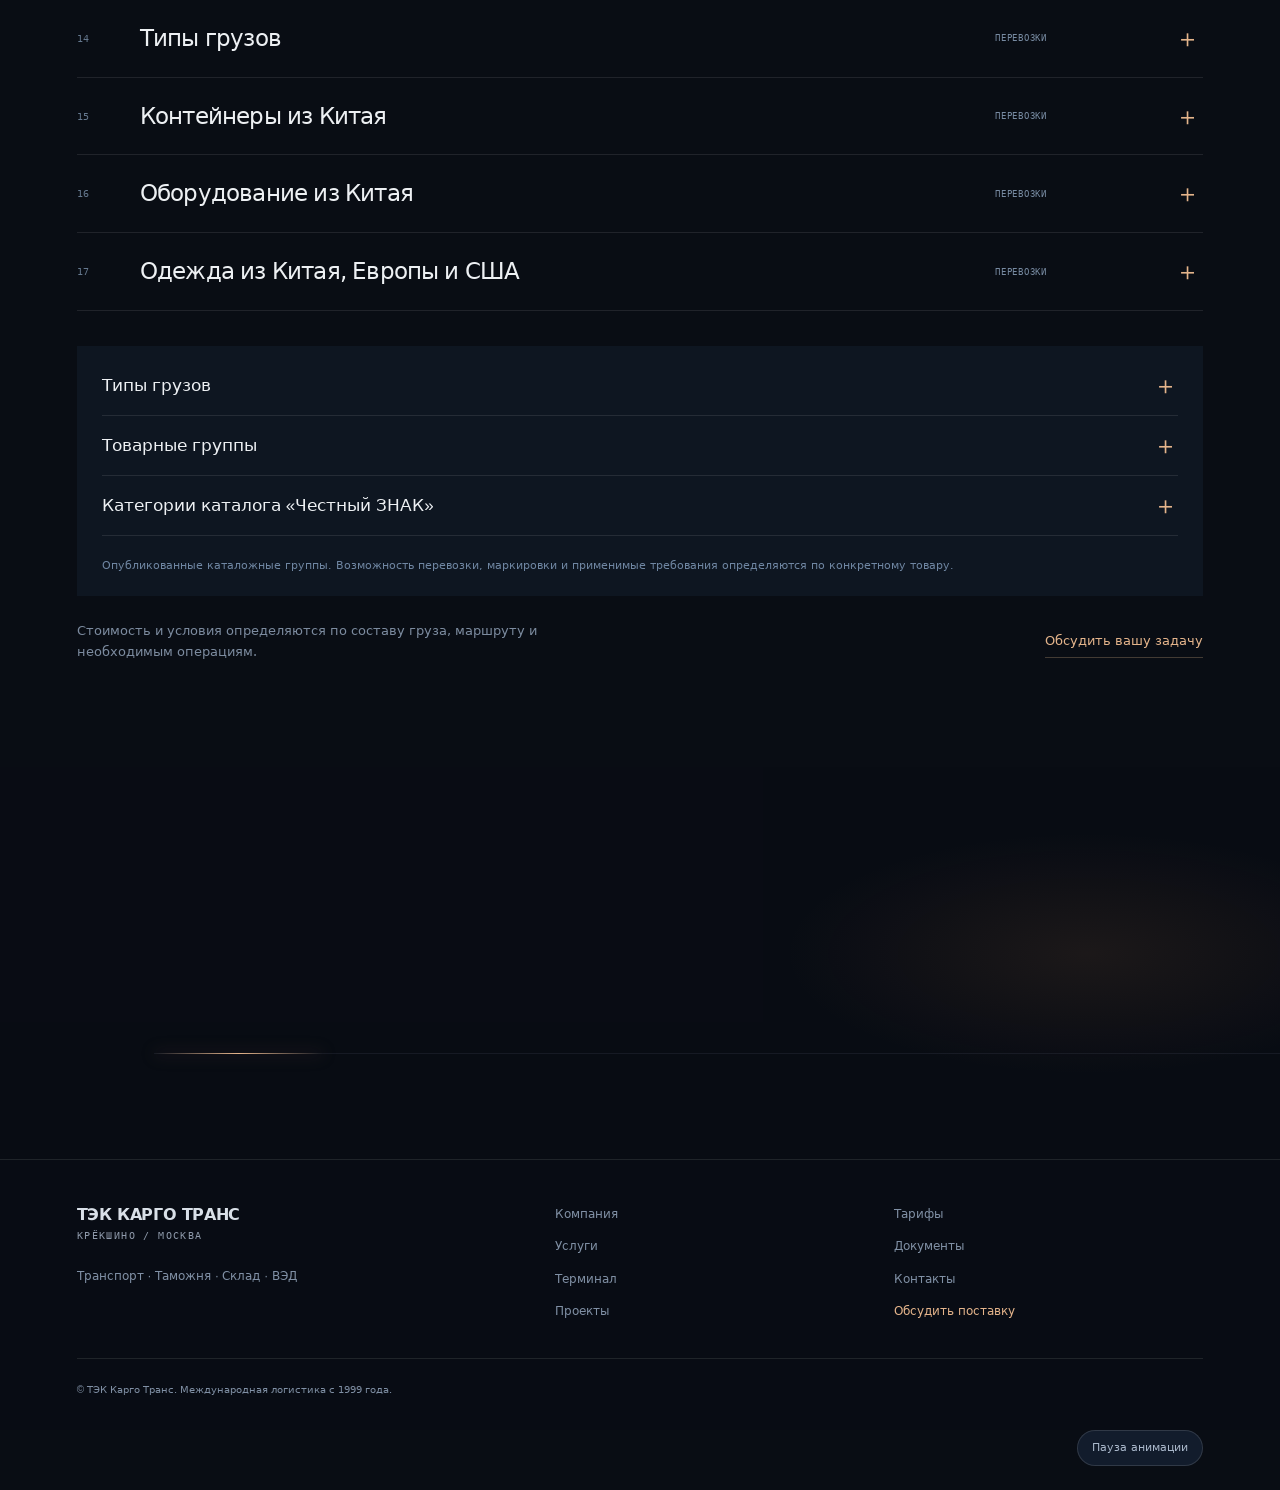
<file: orbit/services.html>
<!doctype html><html lang="ru"><head><meta charset="utf-8"><meta name="viewport" content="width=device-width,initial-scale=1"><meta name="color-scheme" content="dark light"><title>Услуги · ТЭК Карго Транс</title><meta name="description" content="Перевозки, ВЭД, таможенный консалтинг, склад и маркировка."><link rel="icon" href="orbit-assets/favicon.svg"><link rel="stylesheet" href="orbit-assets/orbit.css"></head><body data-concept="01-orbit" data-page="services"><a class="skip" href="#main">Перейти к содержимому</a><div class="orbit-ambient" aria-hidden="true"><canvas id="ambient-canvas"></canvas><span class="ambient-glow ambient-copper"></span><span class="ambient-glow ambient-blue"></span><span class="ambient-veil"></span></div><div class="reading-progress" aria-hidden="true"></div><header class="orbit-nav"><a class="brand-name" href="index.html">ТЭК КАРГО ТРАНС<small>КРЁКШИНО / МОСКВА</small></a><nav aria-label="Основная навигация"><a href="services.html" aria-current="page">Услуги</a><a href="terminal.html">Терминал</a><a href="company.html">Компания</a><a href="contacts.html">Контакты</a></nav><div class="nav-right"><a class="nav-phone" href="tel:+74959263312">+7 (495) 926-33-12</a><button class="nav-motion" data-motion-toggle aria-label="Приостановить анимацию" aria-pressed="false" title="Пауза анимации"><span aria-hidden="true">Ⅱ</span></button><button class="menu-toggle" data-dialog="nav-dialog" aria-label="Открыть меню"><span></span><span></span></button></div></header><div class="page-breadcrumb"><a href="index.html">Главная</a><span aria-hidden="true">/</span><span>Услуги</span><span class="page-route-index">01 / 07</span></div><main id="main" class="page-view page-services"><section id="services" class="services-section section-pad"><div class="section-heading wide-heading reveal"><div><p class="eyebrow">01 / Компетенции</p><h1>Каждая задача.<br><em>Своё решение.</em></h1></div><p class="section-lead">Полный спектр услуг компании: международные перевозки, таможенное сопровождение, складские операции и консалтинг.</p></div><div class="filter-row" role="group" aria-label="Категории услуг"><button data-filter="all" class="active" aria-pressed="true">Все услуги <span>17</span></button><button data-filter="transport" aria-pressed="false">Перевозки</button><button data-filter="customs" aria-pressed="false">Таможня и ВЭД</button><button data-filter="warehouse" aria-pressed="false">Склад и маркировка</button></div><p class="sr" id="service-result" aria-live="polite"></p><div class="service-list"><details class="service" data-category="customs"><summary><span class="service-num">01</span><h3>Аутсорсинг ВЭД</h3><span class="service-category">Таможня и ВЭД</span><span class="accordion-plus" aria-hidden="true">＋</span></summary><div class="service-body"><p>Передайте специалистам отдельные процессы ВЭД или сопровождение поставки целиком. Работа охватывает переговоры с зарубежным производителем, договор, покупку, расчёты и валютный контроль, доставку, склад, маркировку, таможенные платежи и правовую поддержку.</p><p>После выбора товара и поставщика заказчик передаёт условия сделки. Затем согласовываются бюджет и договор, выполняются покупка и перевозка, готовятся декларации; выпущенный товар доставляется заказчику.</p><h4>Договорные модели</h4><ul><li>Внешнеторговый контракт: импорт или экспорт, с учётом валютных колебаний.</li><li>Договор поставки: фактические затраты и наценка.</li><li>Агентская модель: расходы по счетам и агентское вознаграждение.</li></ul><h4>Документы по товару</h4><ul><li>Контракт, спецификация, инвойс.</li><li>Накладная и упаковочный лист.</li><li>Разрешения, характеристики и происхождение товара.</li></ul></div></details><details class="service" data-category="transport"><summary><span class="service-num">02</span><h3>Международные и внутренние перевозки</h3><span class="service-category">Перевозки</span><span class="accordion-plus" aria-hidden="true">＋</span></summary><div class="service-body"><p>Международная и внутрироссийская доставка планируется по свойствам груза, маршруту и бюджету. Возможны автомобильные, железнодорожные, авиационные, морские и комбинированные схемы, комплектные или сборные отправления.</p><p>Компания описывает документальное сопровождение, страхование, транзитные перевозки, перегрузку, консолидацию, хранение, переупаковку и дополнительную упаковку. Отдельно рассматриваются негабарит, ADR и температурные грузы.</p><h4>Опубликованная складская география</h4><ul><li>США, Китай, Австрия, Германия, Литва, Латвия, Эстония и Россия.</li></ul><h4>Подготовка</h4><ul><li>Консультация и документы; ТН ВЭД, ограничения и платежи; договор; подготовка пакета; декларирование и выпуск; расчёт за услуги.</li></ul></div></details><details class="service" data-category="customs"><summary><span class="service-num">03</span><h3>Таможенный консалтинг ВЭД</h3><span class="service-category">Таможня и ВЭД</span><span class="accordion-plus" aria-hidden="true">＋</span></summary><div class="service-body"><p>Консалтинг соединяет классификацию товара, расчёт пошлин и сборов, проверку тарифных и нетарифных требований и организацию декларирования с ЭЦП таможенного представителя. Помощь включает сертификаты, декларации соответствия, лицензии и классификационные решения.</p><p>Юридическая работа охватывает договоры, ведомственные жалобы, арбитражные и иные судебные споры, административные дела, взыскание ущерба и взаимодействие с госорганами. Проводятся таможенный и налоговый аудит, сопровождение камеральных и выездных проверок.</p><h4>Специальные задачи</h4><ul><li>Разобранное оборудование и классификация целого комплекса.</li><li>Вклад оборудования в капитал; анализ роялти.</li><li>Документы для ТРОИС и реестра УЭО.</li></ul><h4>IT-консалтинг</h4><ul><li>Анализ инфраструктуры и сопровождение ВЭД.</li><li>Биллинг, бюджетирование, ERP для таможенного цикла, разработка программ.</li></ul></div></details><details class="service" data-category="warehouse"><summary><span class="service-num">04</span><h3>Склад временного хранения</h3><span class="service-category">Склад и маркировка</span><span class="accordion-plus" aria-hidden="true">＋</span></summary><div class="service-body"><p>СВХ «Терминал Крёкшино-2» размещает груз под таможенным контролем до оформления выпуска. В статье указан Крёкшинский пост ЦАТ. Описаны отапливаемые помещения класса А, КПП, стеллажное и напольное хранение, техника, радиационный, весовой и рентгеновский контроль, видеонаблюдение и пожаротушение.</p><p>Предлагаются погрузка, проверка упаковки и веса, отбор проб, осмотры, сортировка и переупаковка.  Договор готовится до прибытия; затем предоставляются коммерческие и транспортные документы, составляется ДО-1, после регистрации подаётся декларация.</p><h4>Характеристики статьи</h4><ul><li>Помещение 1123,07 м²; площадка 3480 м²; территория 11561,66 м²; ТС 1484,8 м².</li><li>Срок СВХ в описании — до четырёх месяцев.</li></ul><h4>Документ 2025 года</h4><ul><li>СВХ: объём помещения 2573,24 м³, площадка 6439,5 м². Площадь требует сверки; объём не равен площади.</li></ul></div></details><details class="service" data-category="warehouse"><summary><span class="service-num">05</span><h3>Таможенный склад</h3><span class="service-category">Склад и маркировка</span><span class="accordion-plus" aria-hidden="true">＋</span></summary><div class="service-body"><p>Таможенный склад позволяет хранить иностранный товар в рамках отдельной таможенной процедуры, сохраняя его статус до дальнейшего выпуска. В отличие от СВХ, здесь важны условия самой процедуры, учёт и отчётность.</p><p>В исходном описании заявлены хранение до трёх лет, возможность передачи прав на товар, разделение партий, сортировка, упаковка, маркировка и простые сборочные операции. Выполняются погрузка, отбор проб, проверка упаковки и веса, контроль сроков и подготовка документов.</p><h4>Порядок</h4><ul><li>Консультация и изучение документов.</li><li>Классификация, ограничения и расчёт платежей.</li><li>Договор и комплект документов.</li><li>Декларирование, выпуск и оплата.</li></ul><h4>Уточнение</h4><ul><li>Страница ТС указывает Селятинский пост, а статья СВХ — Львовский для ТС. Условия и действующую юрисдикцию необходимо согласовать.</li></ul><h4>Типы и документы</h4><ul><li>Открытые склады — для доступного круга клиентов; закрытые — для определённых лиц и специальных условий.</li><li>В связанном описании СВХ названы ДО-1, ДО-2, радиационный контроль и маркировка.</li></ul></div></details><details class="service" data-category="warehouse"><summary><span class="service-num">06</span><h3>Маркировка «Честный ЗНАК»</h3><span class="service-category">Склад и маркировка</span><span class="accordion-plus" aria-hidden="true">＋</span></summary><div class="service-body"><p>Маркировка Data Matrix выполняется вручную с несколькими проверками качества и читаемости. По запросу готовятся макет, печать кодов и агрегация в систему заказчика. Компания описывает размещение на СВХ, перемещение по ИМ-70, нанесение и последующий выпуск.</p><p>Заказчик предоставляет коды. Для работы с «Честным знаком» участник регистрируется, описывает товар и заказывает идентификаторы; сведения зависят от категории. В исходной рекомендации указана печать от 300 dpi. Конкретный порядок маркировки определяется товаром и применимыми требованиями.</p><h4>Этапы</h4><ul><li>Договор, размещение, коды, макет и печать, нанесение, агрегация, отчёт, выпуск.</li></ul><h4>Опубликованные цены</h4><ul><li>Нанесение от 2,50 ₽/шт.; печать от 0,50 ₽/шт.; агрегация от 1 ₽/ед.</li><li>На странице цен эти позиции указаны без НДС; окончательный расчёт согласовывается.</li></ul></div></details><details class="service" data-category="customs"><summary><span class="service-num">07</span><h3>Налоговый консалтинг</h3><span class="service-category">Таможня и ВЭД</span><span class="accordion-plus" aria-hidden="true">＋</span></summary><div class="service-body"><p>Налоговый консалтинг помогает выстроить учёт и оценить последствия решений бизнеса: создание компании, выбор формы и системы налогообложения, переход ИП/ООО, слияние, поглощение и реструктуризация. Рассматриваются налоговые риски активов, льготы и специальные экономические зоны.</p><p>Сопровождение охватывает камеральные и выездные проверки, предпроверочный анализ и другие мероприятия контроля. Специалисты анализируют требования, вызовы и повестки, ищут ошибки, готовят разногласия и жалобы, участвуют в досудебном урегулировании, медиации и арбитражных спорах.</p><h4>Рабочие задачи</h4><ul><li>Адаптация договоров и первичных документов к изменениям правил.</li><li>Планирование налоговых платежей и финансовых потоков.</li><li>Снижение рисков доначислений и штрафов.</li></ul><h4>Клиенты</h4><ul><li>Юридические лица, ИП, владельцы бизнеса, предприниматели и инвесторы.</li></ul></div></details><details class="service" data-category="transport"><summary><span class="service-num">08</span><h3>Грузы из Китая</h3><span class="service-category">Перевозки</span><span class="accordion-plus" aria-hidden="true">＋</span></summary><div class="service-body"><p>Доставка из Китая строится с учётом бюджета, категории товара, сроков и таможенного режима. Предусмотрены авто, железная дорога, авиа и море, полные контейнеры, сборные партии и мультимодальные маршруты в российские города.</p><p>Автотранспорт подбирается по габаритам и температуре; железная дорога рассматривается для крупных и тяжёлых отправлений; авиа — для срочных и скоропортящихся; морская схема — для контейнеров. Конкретные параметры устанавливаются при расчёте.</p><h4>Четыре этапа</h4><ul><li>Получение товара в Китае.</li><li>Перевозка в Россию.</li><li>Сертификация, документы и декларирование.</li><li>Доставка получателю.</li></ul><h4>Складское сопровождение</h4><ul><li>Погрузка, приём, хранение, осмотр, фото и взвешивание, сортировка и переупаковка.</li><li>На исходной странице: СВХ до четырёх месяцев, ТС до трёх лет, в пределах срока годности.</li></ul></div></details><details class="service" data-category="transport"><summary><span class="service-num">09</span><h3>Авиационные перевозки</h3><span class="service-category">Перевозки</span><span class="accordion-plus" aria-hidden="true">＋</span></summary><div class="service-body"><p>Авиадоставка используется для срочных, ценных, пищевых и фармацевтических грузов; возможны регулярные и чартерные рейсы и наземная часть «от двери до двери». Состав отправления согласуется с требованиями к безопасности, массе и габаритам.</p><p>В описании предусмотрены подходящая упаковка и крепление, маркировка отправителя и получателя, документы о характеристиках и разрешения. Названы Европа, Китай, США, СНГ, Индия, Египет и внутрироссийские перевозки; доступность рейса и альтернативный маршрут проверяются отдельно.</p><h4>Сведения для организации</h4><ul><li>Авианакладная; отправитель и получатель.</li><li>Аэропорты, пункт назначения и перевозчик.</li><li>Характеристики груза, разрешения и тариф авиакомпании.</li></ul><h4>Сопровождение</h4><ul><li>Координация рейса и авиакомпании, специальные грузы, таможенное оформление.</li></ul></div></details><details class="service" data-category="transport"><summary><span class="service-num">10</span><h3>Железнодорожные перевозки</h3><span class="service-category">Перевозки</span><span class="accordion-plus" aria-hidden="true">＋</span></summary><div class="service-body"><p>Железнодорожная схема включает маршрут, расчёт и оплату тарифа, перевозочные документы, согласование крепления, погрузку и таможенное оформление. От станции груз может доставляться автомобилем; возможно размещение на СВХ.</p><p>Тип вагона определяется свойствами и способом обработки товара. Контейнер позволяет соединить железную дорогу с морем и автотранспортом. В предложение входят экспедирование, отслеживание движения, юридическое сопровождение, страхование и охрана.</p><h4>Подвижной состав</h4><ul><li>Платформы — контейнеры, длинномер и негабарит.</li><li>Крытые вагоны — защита от осадков.</li><li>Цистерны — жидкости и газы.</li><li>Полувагоны — груз без защиты от погоды.</li><li>Рефрижераторы и изотермические — температурный режим.</li><li>Хопперы — защищённый сыпучий груз.</li></ul></div></details><details class="service" data-category="transport"><summary><span class="service-num">11</span><h3>Автомобильные перевозки</h3><span class="service-category">Перевозки</span><span class="accordion-plus" aria-hidden="true">＋</span></summary><div class="service-body"><p>Автодоставка связывает склад отправителя со складом получателя и участвует в мультимодальных маршрутах. Рассматриваются сборные, скоропортящиеся, опасные и негабаритные грузы; модификация машины подбирается по условиям товара.</p><p>Стоимость и срок зависят от маршрута и специальных требований. В исходной географии названы СНГ, Европа, Китай и Азия. Опубликован пример автомобиля на 22 тонны; фактическая грузоподъёмность и допуски согласуются.</p><h4>Документы и контроль</h4><ul><li>Документы груза и автомобиля, регистрация ТС и сведения владельца.</li><li>Для временного или постоянного ввоза — соответствующее оформление.</li><li>Декларация, проверка документов, возможный осмотр или досмотр, выпуск.</li></ul><h4>Разрешения</h4><ul><li>Источник упоминает МДП и разрешения межгосударственной перевозки. Нужный набор устанавливается для маршрута, а не автоматически для любой отправки.</li></ul></div></details><details class="service" data-category="transport"><summary><span class="service-num">12</span><h3>Морские перевозки</h3><span class="service-category">Перевозки</span><span class="accordion-plus" aria-hidden="true">＋</span></summary><div class="service-body"><p>Морская доставка охватывает FCL — отдельный полностью загруженный контейнер, и LCL — сборную отправку с оплатой занятого объёма и консолидацией. Для наливных, сыпучих и газовых грузов описаны специальные суда и флекситанки; для температуры — рефрижераторы.</p><p>Организация может включать море, автомобиль и железную дорогу в одном контракте: координацию участников, отслеживание контейнера, хранение, обработку и перевалку. В исходной географии названы Китай, Европа, США, Азия и Африка.</p><h4>Документы</h4><ul><li>Договор, букинг-лист, коносамент и грузовой план.</li><li>Приём на судно, тальманский лист, накладные.</li><li>Акты разгрузки и сдачи порожнего контейнера, расходный ордер.</li></ul><h4>Расчёт</h4><ul><li>Груз, контейнер, расстояние и маршрут, топливные и сезонные надбавки.</li><li>Около 50 дней из Китая — опубликованный пример, не фиксированное обещание.</li></ul></div></details><details class="service" data-category="transport"><summary><span class="service-num">13</span><h3>Транспортная перевозка</h3><span class="service-category">Перевозки</span><span class="accordion-plus" aria-hidden="true">＋</span></summary><div class="service-body"><p>Транспортная схема выбирается после оценки товара: его опасности, хрупкости, срока годности и требуемой скорости. Доставка может быть внутренней или международной, водной, железнодорожной, автомобильной либо воздушной.</p><p>Логистический цикл включает погрузку у отправителя, склад и консолидацию, загрузку, пограничные и таможенные этапы, основную перевозку и разгрузку. По запросу добавляются упаковка, страхование и сопровождение.</p><h4>Для Китая</h4><ul><li>Получение у отправителя, перевозка в Россию, документы и таможенное оформление, доставка получателю.</li></ul><h4>Операции хранения</h4><ul><li>Приём, погрузка, осмотр, фотографирование, вес, сортировка, переупаковка и паллетирование.</li><li>Исходное описание: до четырёх месяцев на СВХ, до трёх лет на ТС и не дольше срока годности.</li></ul></div></details><details class="service" data-category="transport"><summary><span class="service-num">14</span><h3>Типы грузов</h3><span class="service-category">Перевозки</span><span class="accordion-plus" aria-hidden="true">＋</span></summary><div class="service-body"><p>Классификация груза помогает выбрать транспорт, тару и условия обращения. В описании разделены твёрдое, жидкое и газообразное состояние; штучная, наливная и навалочная обработка; обычные и специальные условия хранения.</p><p>Наливные вещества требуют подходящих ёмкостей, газы — герметичной тары, скоропортящиеся продукты — согласованных сроков и условий. Для опасного или негабаритного отправления дополнительно учитываются безопасность, масса, размеры и ограничения перевозчика.</p><h4>Основные категории</h4><ul><li>Насыпные и навалочные; жидкости; порошки; газы.</li><li>Скоропортящиеся; штучные; опасные; негабаритные.</li></ul><h4>Каталог услуг</h4><ul><li>Генеральные, пищевые, контейнерные и сборные грузы; оборудование; тяжеловесные и крупногабаритные; животные.</li></ul></div></details><details class="service" data-category="transport"><summary><span class="service-num">15</span><h3>Контейнеры из Китая</h3><span class="service-category">Перевозки</span><span class="accordion-plus" aria-hidden="true">＋</span></summary><div class="service-body"><p>Контейнерная отправка из Китая подходит для больших партий техники, электроники, мебели, промышленного и торгового оборудования. Тип контейнера выбирается по товару, массе и габаритам; морская схема требует планирования времени.</p><p>Поставка включает получение товара, перевозку в Россию, сертификацию и таможенные документы, передачу в пункте назначения. В составе сопровождения возможны приём, хранение, осмотр, фото, взвешивание, сортировка, переупаковка и паллетирование.</p><h4>Контейнеры по описанию сайта</h4><ul><li>20 футов — до 30 т.</li><li>40 футов — до 26,5 т.</li><li>40-футовый High Cube — увеличенная высота, до 26,5 т.</li></ul><h4>Согласование</h4><ul><li>Цифры исходной статьи не заменяют ограничения конкретного контейнера и маршрута; условия уточняются до отправки.</li></ul></div></details><details class="service" data-category="transport"><summary><span class="service-num">16</span><h3>Оборудование из Китая</h3><span class="service-category">Перевозки</span><span class="accordion-plus" aria-hidden="true">＋</span></summary><div class="service-body"><p>Оборудование из Китая доставляется морем, железной дорогой, автомобилем или самолётом. Для образцов и небольших партий описаны сборные контейнеры, для крупного заказа — отдельная тара. Формат подбирается по объёму, срокам и условиям обращения.</p><p>Сопровождение может включать поиск и общение с поставщиком через посредника, хранение, страхование, сертификацию и таможенное оформление. После приёма товара организуются международная перевозка, документы и доставка заказчику.</p><h4>Виды оборудования</h4><ul><li>Косметология и стоматология.</li><li>Шиномонтаж, строительство и пищевые производства.</li><li>Торговое оснащение и холодильные агрегаты.</li></ul><h4>Складские операции</h4><ul><li>Приём, осмотр, фото, вес, сортировка и переупаковка.</li></ul></div></details><details class="service" data-category="transport"><summary><span class="service-num">17</span><h3>Одежда из Китая, Европы и США</h3><span class="service-category">Перевозки</span><span class="accordion-plus" aria-hidden="true">＋</span></summary><div class="service-body"><p>Доставка одежды и текстиля описана для малого и среднего бизнеса и частных заказчиков. Небольшие отправления разных поставщиков консолидируются в общий груз; стоимость распределяется по занятому объёму.</p><p>Порядок: сбор у поставщиков, сортировочный центр, международная перевозка и таможня, российская сортировка и развоз по адресам. Одновременно готовятся сопроводительные документы; предлагаются страхование и хранение. Возможны море, авиа, железная дорога и автомобильная часть маршрута.</p><h4>Опубликованные направления</h4><ul><li>Китай, Европа и США; наличие маршрута уточняется по запросу.</li></ul><h4>Условия</h4><ul><li>Срок морем около месяца приведён в источнике как общий пример; отдельная морская страница называет около 50 дней из Китая.</li><li>СВХ до четырёх месяцев, ТС до трёх лет и в пределах срока годности — условия исходной статьи, требующие актуальной проверки.</li></ul></div></details></div><div class="cargo-catalog"><details class="catalog-group"><summary><h3>Типы грузов</h3><span class="accordion-plus" aria-hidden="true">＋</span></summary><div class="tag-cloud"><span>Генеральные</span><span>Пищевые</span><span>Скоропортящиеся</span><span>Опасные</span><span>Контейнерные</span><span>Сборные</span><span>Оборудование</span><span>Сыпучие</span><span>Крупногабаритные</span><span>Тяжеловесные</span><span>Негабаритные</span><span>Животные</span></div></details><details class="catalog-group"><summary><h3>Товарные группы</h3><span class="accordion-plus" aria-hidden="true">＋</span></summary><div class="tag-cloud"><span>Каучук и резина</span><span>Чёрные металлы</span><span>Металлические изделия</span><span>ПАВ и моющие средства</span><span>Парфюмерия и косметика</span><span>Органические соединения</span><span>Напитки и алкоголь</span><span>Авто и спецтехника</span><span>Бытовая техника</span><span>Запчасти</span><span>Кухонные принадлежности</span><span>Безопасность</span><span>Свет</span><span>Одежда</span><span>Оборудование</span><span>Мебель</span><span>Ковры</span><span>Бельё</span><span>Кухни</span><span>Декор</span><span>Текстиль</span><span>Автомобили</span><span>Обувь</span><span>Ткани</span></div></details><details class="catalog-group"><summary><h3>Категории каталога «Честный ЗНАК»</h3><span class="accordion-plus" aria-hidden="true">＋</span></summary><div class="tag-cloud"><span>Пиво</span><span>Молочная продукция</span><span>Вода</span><span>Лекарства</span><span>Табак</span><span>Лёгкая промышленность</span><span>Обувь</span><span>Мех</span><span>Парфюмерия</span><span>Икра</span><span>Реабилитационные средства</span><span>Ветпрепараты</span><span>Растительные масла</span><span>Корма</span><span>Консервы</span><span>Шины</span><span>Фотокамеры и вспышки</span><span>Медизделия</span><span>БАД</span><span>Бытовая техника</span><span>Велосипеды</span><span>Антисептики</span><span>Коляски</span><span>Безалкогольные напитки</span><span>Безалкогольное пиво</span><span>Радиоэлектроника</span><span>Фармацевтическое сырьё</span><span>Косметика и бытовая химия</span><span>Оптоволокно</span><span>Печатная продукция</span><span>Стройматериалы</span><span>Отопительные приборы</span><span>Полимерные трубы</span><span>Моторные масла</span><span>Кабель</span><span>Пиротехника</span><span>Бакалея</span></div></details><p>Опубликованные каталожные группы. Возможность перевозки, маркировки и применимые требования определяются по конкретному товару.</p></div><div class="service-bottom"><p>Стоимость и условия определяются по составу груза, маршруту и необходимым операциям.</p><button class="text-link" data-dialog="contact-dialog">Обсудить вашу задачу </button></div></section><section class="page-cta section-pad"><p class="eyebrow reveal">СЛЕДУЮЩИЙ ШАГ</p><div class="cta-grid reveal"><h2>Ваш груз.<br><em>Наш маршрут.</em></h2><div><p>Начнём с задачи — и соберём поставку, в которой все этапы связаны.</p><button class="action primary-action" data-dialog="contact-dialog">Обсудить поставку</button></div></div><div class="cta-line" aria-hidden="true"><i></i></div></section></main><footer class="orbit-footer"><div><a class="brand-name" href="index.html">ТЭК КАРГО ТРАНС<small>КРЁКШИНО / МОСКВА</small></a><p>Транспорт · Таможня · Склад · ВЭД</p></div><nav aria-label="Разделы сайта"><a href="company.html">Компания</a><a href="services.html">Услуги</a><a href="terminal.html">Терминал</a><a href="practice.html">Проекты</a></nav><nav aria-label="Информация и связь"><a href="prices.html">Тарифы</a><a href="documents.html">Документы</a><a href="contacts.html">Контакты</a><button class="footer-request" data-dialog="contact-dialog">Обсудить поставку</button></nav><p class="footer-note">© ТЭК Карго Транс. Международная логистика с 1999 года.</p></footer><dialog id="contact-dialog" class="dialog orbit-dialog" aria-labelledby="contact-title"><button class="close" data-close aria-label="Закрыть">×</button><p class="eyebrow">ТЭК КАРГО ТРАНС / КРЁКШИНО</p><h2 id="contact-title">Начнём с вашей задачи.</h2><p>Расскажите о грузе, стране отправления и назначения, объёме и сроках. Подберём следующие этапы поставки.</p><a href="tel:+74959263312">+7 (495) 926-33-12</a><a href="mailto:info@tekcargo.ru?subject=Поставка%20через%20Крёкшино">info@tekcargo.ru</a><p class="contact-hours">Пн–Пт · 09:00–18:00</p></dialog><dialog id="nav-dialog" class="dialog nav-dialog" aria-label="Навигация по сайту"><button class="close" data-close aria-label="Закрыть меню">×</button><p class="eyebrow">ТЭК КАРГО ТРАНС / НАВИГАЦИЯ</p><nav aria-label="Меню"><a href="index.html">Главная<span>00</span></a><a href="services.html" aria-current="page">Услуги<span>01</span></a><a href="terminal.html">Терминал<span>02</span></a><a href="company.html">Компания<span>03</span></a><a href="practice.html">Проекты<span>04</span></a><a href="prices.html">Тарифы<span>05</span></a><a href="documents.html">Документы<span>06</span></a><a href="contacts.html">Контакты<span>07</span></a></nav></dialog><button class="motion-control" type="button" aria-pressed="false" aria-keyshortcuts="Alt+M" title="Пауза анимации: Alt+M">Пауза анимации</button><script defer src="orbit-assets/orbit.js"></script></body></html>
</file>
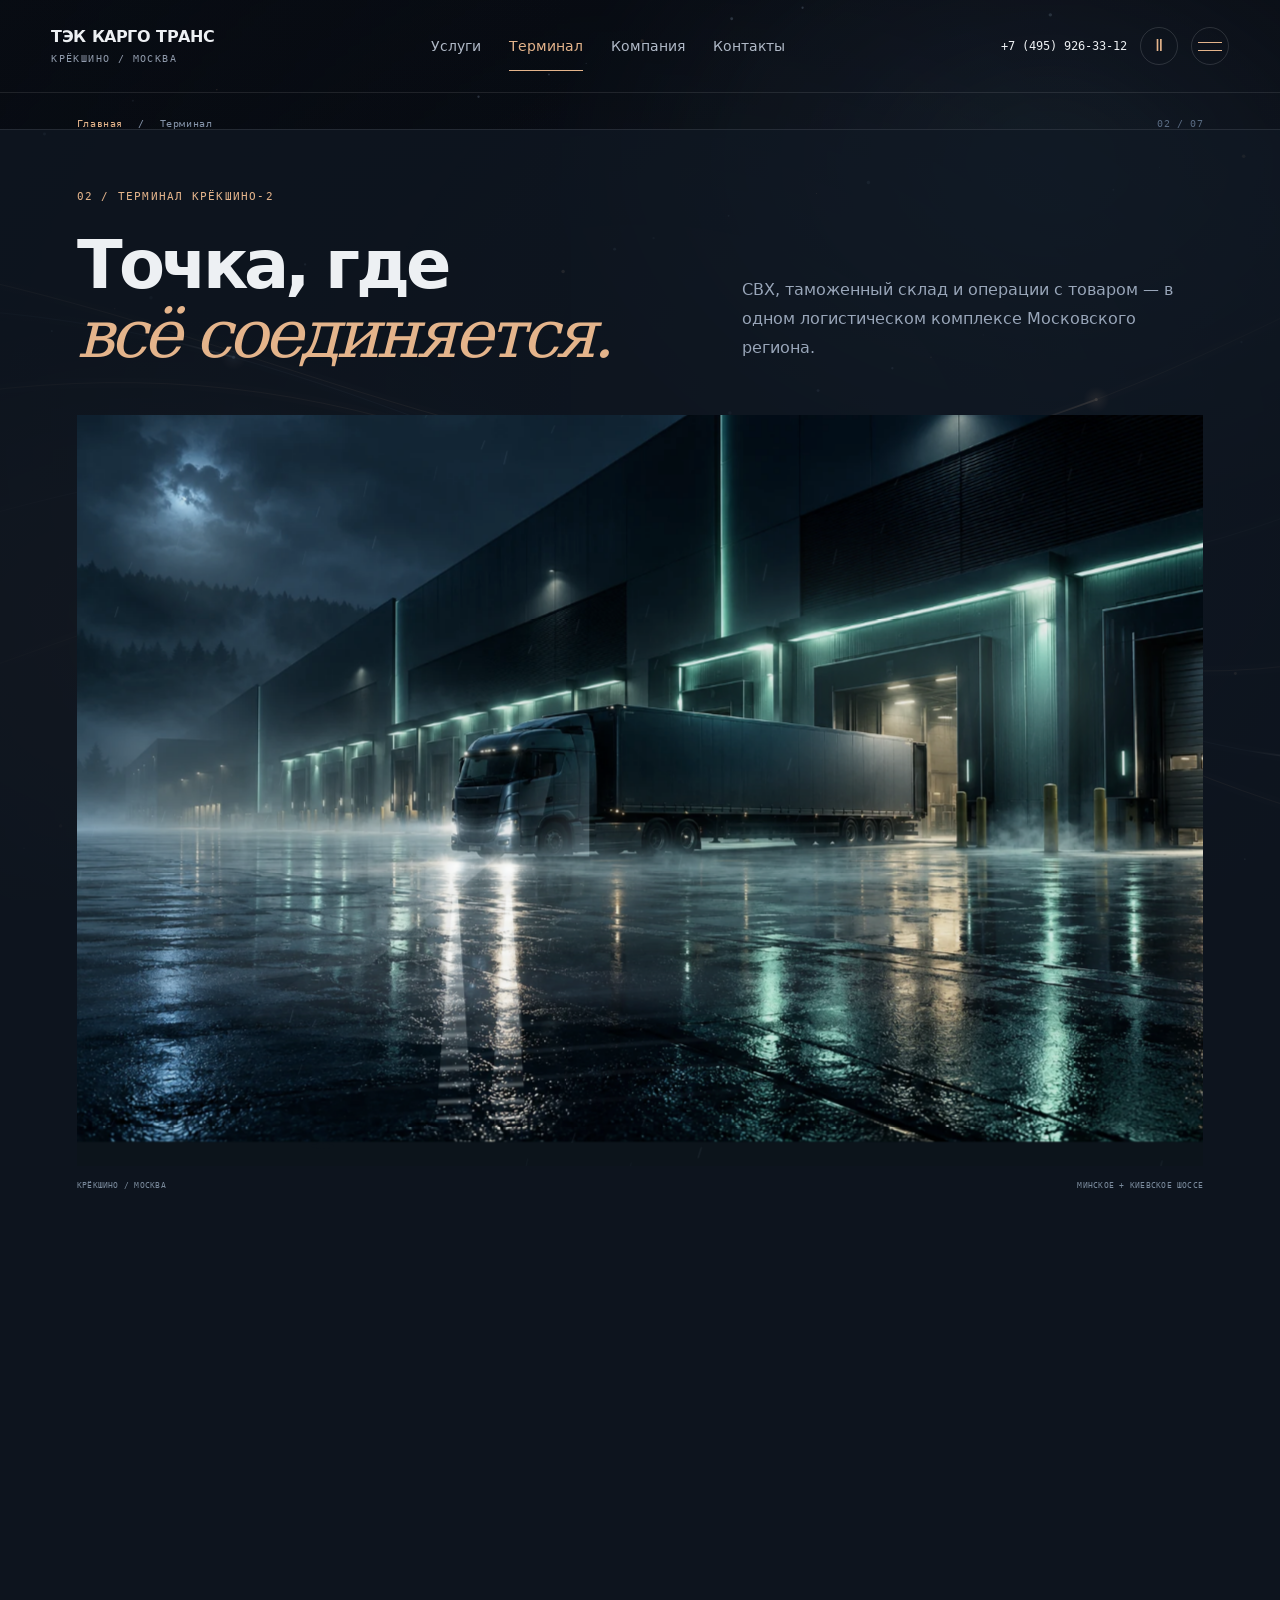
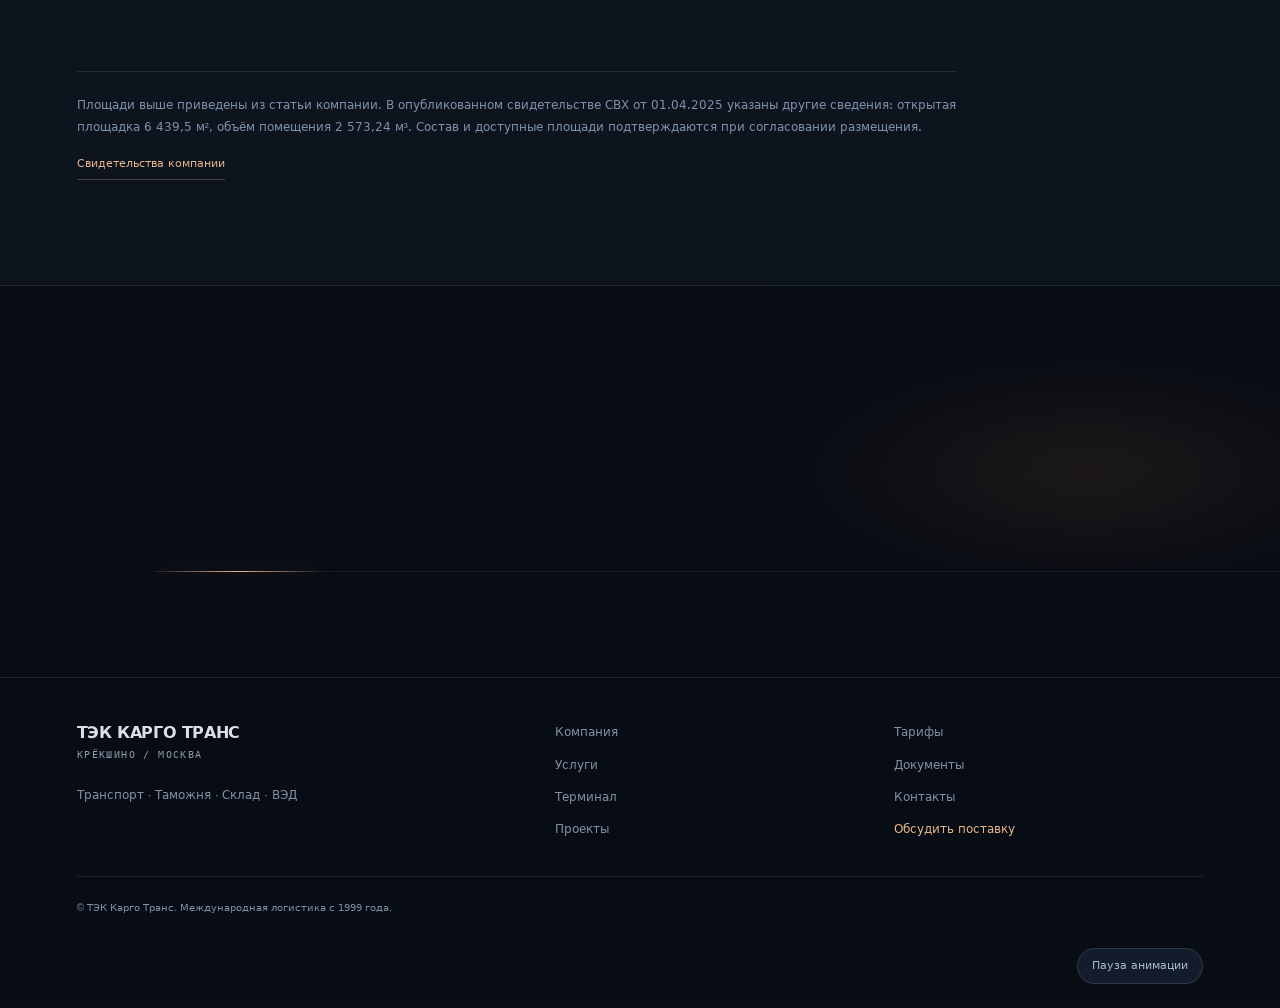
<file: orbit/terminal.html>
<!doctype html><html lang="ru"><head><meta charset="utf-8"><meta name="viewport" content="width=device-width,initial-scale=1"><meta name="color-scheme" content="dark light"><title>Терминал · ТЭК Карго Транс</title><meta name="description" content="СВХ и таможенный склад на терминале Крёкшино-2."><link rel="icon" href="orbit-assets/favicon.svg"><link rel="stylesheet" href="orbit-assets/orbit.css"></head><body data-concept="01-orbit" data-page="terminal"><a class="skip" href="#main">Перейти к содержимому</a><div class="orbit-ambient" aria-hidden="true"><canvas id="ambient-canvas"></canvas><span class="ambient-glow ambient-copper"></span><span class="ambient-glow ambient-blue"></span><span class="ambient-veil"></span></div><div class="reading-progress" aria-hidden="true"></div><header class="orbit-nav"><a class="brand-name" href="index.html">ТЭК КАРГО ТРАНС<small>КРЁКШИНО / МОСКВА</small></a><nav aria-label="Основная навигация"><a href="services.html">Услуги</a><a href="terminal.html" aria-current="page">Терминал</a><a href="company.html">Компания</a><a href="contacts.html">Контакты</a></nav><div class="nav-right"><a class="nav-phone" href="tel:+74959263312">+7 (495) 926-33-12</a><button class="nav-motion" data-motion-toggle aria-label="Приостановить анимацию" aria-pressed="false" title="Пауза анимации"><span aria-hidden="true">Ⅱ</span></button><button class="menu-toggle" data-dialog="nav-dialog" aria-label="Открыть меню"><span></span><span></span></button></div></header><div class="page-breadcrumb"><a href="index.html">Главная</a><span aria-hidden="true">/</span><span>Терминал</span><span class="page-route-index">02 / 07</span></div><main id="main" class="page-view page-terminal"><section id="terminal" class="terminal-section section-pad"><div class="terminal-heading reveal"><p class="eyebrow">02 / Терминал Крёкшино-2</p><h1>Точка, где<br><em>всё соединяется.</em></h1><p class="section-lead">СВХ, таможенный склад и операции с товаром — в одном логистическом комплексе Московского региона.</p></div><div class="terminal-layout"><div class="terminal-visual reveal"><div class="terminal-art cinematic-art"><div class="scene-viewport"><img src="orbit-assets/night-terminal.webp" alt="Грузовик у ночного терминала" loading="lazy" width="1536" height="1024"><div class="scene-atmosphere" aria-hidden="true"><span class="scene-fog fog-one"></span><span class="scene-fog fog-two"></span><span class="scene-ground-mist"></span><span class="truck-light light-one"></span><span class="truck-light light-two"></span><span class="truck-beam"></span><span class="truck-beam beam-two"></span><span class="road-reflection reflection-one"></span><span class="road-reflection reflection-two"></span><span class="road-shimmer"></span><span class="warehouse-light"></span><span class="warehouse-light dock-two"></span><span class="dock-light-flow"></span><span class="moon-glow"></span><span class="truck-cab-sheen"></span><span class="trailer-sheen"></span><span class="truck-windscreen"></span><span class="truck-marker-lights"></span><span class="truck-heat"></span><canvas class="scene-rain"></canvas></div></div></div><div class="terminal-coordinates"><span>КРЁКШИНО / МОСКВА</span><span>МИНСКОЕ + КИЕВСКОЕ ШОССЕ</span></div></div><div class="terminal-metrics"><div class="terminal-metric reveal"><strong>1 123,07<small>м²</small></strong><p>Помещения СВХ · статья о СВХ</p></div><div class="terminal-metric reveal"><strong>3 480<small>м²</small></strong><p>Открытая площадка СВХ · статья о СВХ</p></div><div class="terminal-metric reveal"><strong>11 561,66<small>м²</small></strong><p>Прилегающая территория СВХ · статья о СВХ</p></div><div class="terminal-metric reveal"><strong>1 484,8<small>м²</small></strong><p>Таможенный склад · статья о СВХ</p></div></div></div><div class="terminal-details"><article class="terminal-detail reveal"><p class="micro">01 / ХРАНЕНИЕ</p><h3>Пространство под груз</h3><p>Отапливаемый склад класса А, стеллажное и напольное хранение, размещение негабаритных грузов. Сроки и применимую процедуру согласовывают до размещения.</p></article><article class="terminal-detail reveal"><p class="micro">02 / ОПЕРАЦИИ</p><h3>Готовность к выпуску</h3><p>Приём и выдача, погрузка и разгрузка, контроль упаковки и веса, отбор проб, сортировка по артикулам, переупаковка и нанесение кодов Data Matrix.</p></article><article class="terminal-detail reveal"><p class="micro">03 / ИНФРАСТРУКТУРА</p><h3>Контроль на каждом этапе</h3><p>Видеонаблюдение, автоматическое пожаротушение и складское оборудование. На территории указан Крекшинский акцизный таможенный пост. Подъезд возможен со стороны Минского и Киевского шоссе.</p></article><div class="terminal-source-note"><p>Площади выше приведены из статьи компании. В опубликованном свидетельстве СВХ от 01.04.2025 указаны другие сведения: открытая площадка 6 439,5 м², объём помещения 2 573,24 м³. Состав и доступные площади подтверждаются при согласовании размещения.</p><a class="text-link" href="documents.html">Свидетельства компании</a></div></div></section><section class="page-cta section-pad"><p class="eyebrow reveal">СЛЕДУЮЩИЙ ШАГ</p><div class="cta-grid reveal"><h2>Ваш груз.<br><em>Наш маршрут.</em></h2><div><p>Начнём с задачи — и соберём поставку, в которой все этапы связаны.</p><button class="action primary-action" data-dialog="contact-dialog">Обсудить поставку</button></div></div><div class="cta-line" aria-hidden="true"><i></i></div></section></main><footer class="orbit-footer"><div><a class="brand-name" href="index.html">ТЭК КАРГО ТРАНС<small>КРЁКШИНО / МОСКВА</small></a><p>Транспорт · Таможня · Склад · ВЭД</p></div><nav aria-label="Разделы сайта"><a href="company.html">Компания</a><a href="services.html">Услуги</a><a href="terminal.html">Терминал</a><a href="practice.html">Проекты</a></nav><nav aria-label="Информация и связь"><a href="prices.html">Тарифы</a><a href="documents.html">Документы</a><a href="contacts.html">Контакты</a><button class="footer-request" data-dialog="contact-dialog">Обсудить поставку</button></nav><p class="footer-note">© ТЭК Карго Транс. Международная логистика с 1999 года.</p></footer><dialog id="contact-dialog" class="dialog orbit-dialog" aria-labelledby="contact-title"><button class="close" data-close aria-label="Закрыть">×</button><p class="eyebrow">ТЭК КАРГО ТРАНС / КРЁКШИНО</p><h2 id="contact-title">Начнём с вашей задачи.</h2><p>Расскажите о грузе, стране отправления и назначения, объёме и сроках. Подберём следующие этапы поставки.</p><a href="tel:+74959263312">+7 (495) 926-33-12</a><a href="mailto:info@tekcargo.ru?subject=Поставка%20через%20Крёкшино">info@tekcargo.ru</a><p class="contact-hours">Пн–Пт · 09:00–18:00</p></dialog><dialog id="nav-dialog" class="dialog nav-dialog" aria-label="Навигация по сайту"><button class="close" data-close aria-label="Закрыть меню">×</button><p class="eyebrow">ТЭК КАРГО ТРАНС / НАВИГАЦИЯ</p><nav aria-label="Меню"><a href="index.html">Главная<span>00</span></a><a href="services.html">Услуги<span>01</span></a><a href="terminal.html" aria-current="page">Терминал<span>02</span></a><a href="company.html">Компания<span>03</span></a><a href="practice.html">Проекты<span>04</span></a><a href="prices.html">Тарифы<span>05</span></a><a href="documents.html">Документы<span>06</span></a><a href="contacts.html">Контакты<span>07</span></a></nav></dialog><button class="motion-control" type="button" aria-pressed="false" aria-keyshortcuts="Alt+M" title="Пауза анимации: Alt+M">Пауза анимации</button><script defer src="orbit-assets/orbit.js"></script></body></html>
</file>
<file: style.css>
/* ===== СБРОС И БАЗОВЫЕ ПЕРЕМЕННЫЕ ===== */
* {
    margin: 0;
    padding: 0;
    box-sizing: border-box;
}

:root {
    --bg-dark: #ffffff;                /* было #0a0a0f → белый */
    --bg-secondary: #f8fafc;           /* было #12121a → светло-серый */
    --bg-card: rgba(255, 255, 255, 0.9); /* было rgba(20,20,30,0.8) → белый полупрозрачный */
    --primary-blue: #0052a4;           /* тёмно-синий (лого) */
    --primary-cyan: #06b6d4;           /* бирюзовый */
    --primary-purple: #3b82f6;         /* голубой вместо фиолетового */
    --primary-pink: #ec4899;
    --accent-red: #e31837;
    --accent-orange: #f97316;
    --accent-green: #10b981;
    --text-primary: #1e293b;           /* тёмно-серый вместо белого */
    --text-secondary: #475569;         /* серый */
    --text-muted: #64748b;             /* светло-серый */
    --border-light: rgba(0, 0, 0, 0.06); /* тёмная рамка */
    --border-medium: rgba(0, 0, 0, 0.1);
    --glass-bg: rgba(255, 255, 255, 0.9);
    --glass-border: rgba(0, 0, 0, 0.08);
    --glow-blue: 0 0 20px rgba(0, 82, 164, 0.15);
    --glow-purple: 0 0 20px rgba(59, 130, 246, 0.15);
    --glow-cyan: 0 0 20px rgba(6, 182, 212, 0.15);
    --glow-red: 0 0 20px rgba(227, 24, 55, 0.15);
    --transition: all 0.3s cubic-bezier(0.4, 0, 0.2, 1);

        --primary-light: #3b82f6;
    --white: #ffffff;
}

body {
    font-family: 'Plus Jakarta Sans', 'Inter', -apple-system, BlinkMacSystemFont, sans-serif;
    background: var(--white);
    color: var(--text-primary);
    line-height: 1.6;
    min-height: 100vh;
    position: relative;
    overflow-x: hidden;
}

body::before {
    content: '';
    position: fixed;
    top: 0;
    left: 0;
    width: 100%;
    height: 100%;
    background: 
        radial-gradient(circle at 20% 80%, rgba(0, 82, 164, 0.04) 0%, transparent 50%),
        radial-gradient(circle at 80% 20%, rgba(59, 130, 246, 0.04) 0%, transparent 50%),
        radial-gradient(circle at 50% 50%, rgba(6, 182, 212, 0.02) 0%, transparent 60%);
    pointer-events: none;
    z-index: -2;
}

body::after {
    content: '';
    position: fixed;
    top: 0;
    left: 0;
    width: 100%;
    height: 100%;
    background-image: 
        linear-gradient(rgba(0, 0, 0, 0.02) 1px, transparent 1px),
        linear-gradient(90deg, rgba(0, 0, 0, 0.02) 1px, transparent 1px);
    background-size: 60px 60px;
    pointer-events: none;
    z-index: -1;
}
.container {
    max-width: 1280px;
    margin: 0 auto;
    padding: 0 24px;
}

/* ===== АНИМАЦИИ ===== */
@keyframes fadeInUp {
    from { opacity: 0; transform: translateY(20px); }
    to { opacity: 1; transform: translateY(0); }
}

@keyframes fadeIn {
    from { opacity: 0; }
    to { opacity: 1; }
}

@keyframes slideIn {
    from { opacity: 0; transform: translateX(-10px); }
    to { opacity: 1; transform: translateX(0); }
}

.animate-fadeInUp {
    animation: fadeInUp 0.5s ease-out forwards;
}

.animate-fadeIn {
    animation: fadeIn 0.3s ease-out forwards;
}

/* ===== ШАПКА (минимализм) ===== */
.header {
    background: var(--primary-blue);
    backdrop-filter: none;
    -webkit-backdrop-filter: none;
    padding: 0;
    position: sticky;
    top: 0;
    z-index: 1000;
    box-shadow: 0 4px 20px rgba(0, 0, 0, 0.1);
    border-bottom: 3px solid var(--primary-light);
}

.header-inner {
    display: flex;
    align-items: center;
    justify-content: space-between;
    min-height: 76px;
}

.logo-area {
    display: flex;
    align-items: center;
    gap: 12px;
    cursor: pointer;
    transition: var(--transition);
}

.logo-area:hover {
    opacity: 0.8;
}

.logo-icon {
    width: 44px;
    height: 44px;
    background: var(--primary-blue);
    border-radius: 8px;
    display: flex;
    align-items: center;
    justify-content: center;
    color: white;
    font-size: 22px;
}

.logo-main {
    color: var(--white);
    font-size: 22px;
    font-weight: 700;
    letter-spacing: -0.3px;
    line-height: 1.2;
}
.logo-sub {
    color: rgba(255, 255, 255, 0.7);
    font-size: 13px;
    font-weight: 400;
}

/* Навигация */
.nav-list {
    display: flex;
    list-style: none;
    gap: 2px;
}

.nav-item {
    position: relative;
}

.nav-link {
    color: rgba(255, 255, 255, 0.85);
    text-decoration: none;
    padding: 26px 14px;
    display: flex;
    align-items: center;
    gap: 4px;
    font-weight: 500;
    font-size: 14px;
    transition: var(--transition);
    border-bottom: 2px solid transparent;
}

.nav-link:hover {
    color: var(--white) !important;
    background: rgba(255, 255, 255, 0.15);
    border-bottom-color: var(--white);
}

.nav-link i {
    font-size: 10px;
    opacity: 0.6;
}

/* Выпадающее меню */
.dropdown-menu {
    position: absolute;
    top: 100%;
    left: 0;
    background: var(--white);
    min-width: 240px;
    border-radius: 8px;
    box-shadow: var(--shadow-lg);
    opacity: 0;
    visibility: hidden;
    transform: translateY(-8px);
    transition: var(--transition);
    border: 1px solid var(--gray-200);
    z-index: 100;
}

.dropdown:hover .dropdown-menu {
    opacity: 1;
    visibility: visible;
    transform: translateY(0);
}

.dropdown-menu a {
    display: block;
    padding: 11px 18px;
    color: var(--gray-700);
    text-decoration: none;
    font-size: 14px;
    border-bottom: 1px solid var(--gray-100);
    transition: var(--transition);
    cursor: pointer;
}

.dropdown-menu a:last-child {
    border-bottom: none;
}

.dropdown-menu a:hover {
    background: var(--primary-blue);
    color: var(--white) !important;
}

.dropdown-menu-wide {
    min-width: 300px;
}

/* Кнопка заявки */
.btn-request {
    background: var(--accent-red);
    color: white;
    padding: 10px 20px;
    border-radius: 6px;
    text-decoration: none;
    font-weight: 600;
    font-size: 14px;
    display: flex;
    align-items: center;
    gap: 8px;
    transition: var(--transition);
    white-space: nowrap;
}

.btn-request:hover {
    background: var(--white);
    color: var(--primary-blue) !important;
    transform: translateY(-2px);
    box-shadow: 0 5px 15px rgba(255, 255, 255, 0.2);
}

.mobile-toggle {
    display: none;
    color: var(--gray-700);
    font-size: 24px;
    cursor: pointer;
}

/* ===== ГЕРОЙ ===== */
.hero {
    background: var(--white);
    padding: 70px 0;
    border-bottom: 1px solid var(--gray-200);
}

.hero-grid {
    display: grid;
    grid-template-columns: 1fr auto;
    gap: 50px;
    align-items: center;
}

.hero-badge-new {
    display: inline-block;
    background: var(--gray-100);
    color: var(--primary-blue);
    border-radius: 30px;
    padding: 5px 14px;
    font-size: 13px;
    font-weight: 600;
    margin-bottom: 20px;
}

.hero-title {
    font-size: 48px;
    font-weight: 700;
    color: var(--gray-900);
    line-height: 1.15;
    margin-bottom: 20px;
    letter-spacing: -1px;
}

.gradient-text {
    color: var(--primary-blue);
}

.hero-subtitle {
    font-size: 17px;
    color: var(--gray-500);
    margin-bottom: 32px;
    max-width: 480px;
}

.hero-buttons {
    display: flex;
    gap: 14px;
    margin-bottom: 40px;
}

.btn-primary {
    background: var(--primary-blue);
    color: white;
    padding: 14px 28px;
    border-radius: 8px;
    text-decoration: none;
    font-weight: 600;
    font-size: 15px;
    display: inline-flex;
    align-items: center;
    gap: 8px;
    transition: var(--transition);
}

.btn-primary:hover {
    background: var(--primary-dark);
    transform: translateY(-2px);
}

.btn-secondary {
    background: transparent;
    color: var(--gray-700);
    padding: 14px 28px;
    border-radius: 8px;
    text-decoration: none;
    font-weight: 600;
    font-size: 15px;
    display: inline-flex;
    align-items: center;
    gap: 8px;
    transition: var(--transition);
    border: 1px solid var(--gray-200);
}

.btn-secondary:hover {
    background: var(--gray-50);
    border-color: var(--gray-300);
}

.hero-stats {
    display: flex;
    gap: 36px;
}

.stat-number {
    font-size: 32px;
    font-weight: 700;
    color: var(--primary-blue);
}

.stat-label {
    font-size: 13px;
    color: var(--gray-500);
    display: block;
}

.floating-card {
    background: var(--white);
    padding: 36px 32px;
    border-radius: 16px;
    text-align: center;
    border: 1px solid var(--gray-200);
    box-shadow: var(--shadow-md);
}

.floating-card i {
    font-size: 40px;
    color: var(--primary-blue);
    margin-bottom: 16px;
}

.floating-card h3 {
    font-size: 24px;
    font-weight: 700;
    color: var(--gray-900);
    margin-bottom: 8px;
}

.floating-card p {
    color: var(--gray-500);
    margin-bottom: 20px;
}

.card-badge {
    display: inline-block;
    background: var(--primary-blue);
    color: white;
    padding: 6px 16px;
    border-radius: 30px;
    font-size: 13px;
    font-weight: 600;
}

/* ===== ХЛЕБНЫЕ КРОШКИ ===== */
.breadcrumbs {
    padding: 24px 0 16px;
    font-size: 14px;
    color: var(--gray-500);
}

.breadcrumbs a {
    color: var(--gray-700);
    text-decoration: none;
    transition: var(--transition);
}

.breadcrumbs a:hover {
    color: var(--primary-blue);
}

.breadcrumbs i {
    font-size: 10px;
    margin: 0 8px;
    color: var(--gray-300);
}

/* ===== ЗАГОЛОВОК ===== */
.page-title {
    font-size: 34px;
    font-weight: 700;
    color: var(--gray-900);
    margin-bottom: 32px;
}

/* ===== КАРТОЧКА КОНТЕНТА ===== */
.content-card {
    background: var(--white);
    border-radius: 12px;
    padding: 36px;
    margin-bottom: 48px;
    border: 1px solid var(--gray-200);
    box-shadow: var(--shadow-sm);
}

.card-heading {
    font-size: 22px;
    font-weight: 600;
    color: var(--gray-900);
    margin-bottom: 20px;
    display: flex;
    align-items: center;
    gap: 10px;
}

.card-heading i {
    color: var(--accent-red);
}

.description {
    color: var(--gray-700);
    margin-bottom: 28px;
    line-height: 1.7;
}

/* Карта */
.map-wrapper {
    margin: 28px 0;
}

#map {
    width: 100%;
    height: 380px;
    background: var(--gray-100);
    border-radius: 10px;
    border: 1px solid var(--gray-200);
}

.map-note {
    margin-top: 10px;
    font-size: 13px;
    color: var(--gray-500);
}

/* Контакты */
.contact-grid {
    display: grid;
    grid-template-columns: repeat(3, 1fr);
    gap: 28px;
    margin: 36px 0;
}

.contact-icon {
    width: 48px;
    height: 48px;
    background: var(--primary-blue);
    border-radius: 10px;
    display: flex;
    align-items: center;
    justify-content: center;
    margin-bottom: 18px;
    color: white;
    font-size: 20px;
}

.contact-item h3 {
    font-size: 16px;
    font-weight: 600;
    color: var(--gray-900);
    margin-bottom: 10px;
}

.contact-item p {
    color: var(--gray-700);
}

.phone-number {
    font-size: 18px;
    font-weight: 600;
    color: var(--primary-blue);
}

.email-link {
    display: block;
    color: var(--primary-blue);
    text-decoration: none;
    margin-bottom: 4px;
}

.email-link:hover {
    text-decoration: underline;
}

.btn-route {
    background: var(--primary-blue);
    color: white;
    border: none;
    padding: 12px 28px;
    font-size: 15px;
    font-weight: 600;
    border-radius: 8px;
    cursor: pointer;
    display: inline-flex;
    align-items: center;
    gap: 8px;
    transition: var(--transition);
}

.btn-route:hover {
    background: var(--primary-dark);
}

/* ===== О КОМПАНИИ ===== */
.about-guarantee {
    background: var(--gray-50);
    padding: 24px 28px;
    border-radius: 12px;
    display: flex;
    align-items: flex-start;
    gap: 14px;
    margin-bottom: 28px;
    border-left: 4px solid var(--accent-red);
}

.about-guarantee i {
    font-size: 28px;
    color: var(--primary-blue);
}

.about-guarantee p {
    font-size: 16px;
    font-weight: 500;
    color: var(--gray-900);
}

.about-description {
    font-size: 16px;
    margin-bottom: 24px;
    color: var(--gray-700);
}

.about-list {
    list-style: none;
}

.about-list li {
    font-size: 15px;
    margin-bottom: 14px;
    display: flex;
    align-items: center;
    gap: 10px;
    color: var(--gray-700);
}

.about-list i {
    color: var(--accent-red);
}

/* ===== СЕТКА ПРОЕКТОВ ===== */
.projects-grid {
    display: grid;
    grid-template-columns: repeat(3, 1fr);
    gap: 24px;
    margin-bottom: 48px;
}

.project-card {
    background: var(--white);
    border-radius: 12px;
    overflow: hidden;
    border: 1px solid var(--gray-200);
    transition: var(--transition);
    cursor: pointer;
}

.project-card:hover {
    transform: translateY(-4px);
    box-shadow: var(--shadow-lg);
    border-color: var(--primary-blue);
}

.project-image {
    position: relative;
    width: 100%;
    height: 200px;
    overflow: hidden;
    background: var(--primary-blue);
}

.project-image img {
    width: 100%;
    height: 100%;
    object-fit: cover;
    transition: transform 0.4s ease;
}

.project-card:hover .project-image img {
    transform: scale(1.05);
}

.project-number {
    position: absolute;
    top: 12px;
    left: 12px;
    background: var(--accent-red);
    color: white;
    font-weight: 700;
    font-size: 14px;
    padding: 4px 12px;
    border-radius: 4px;
    z-index: 2;
}

.project-overlay {
    position: absolute;
    top: 0;
    left: 0;
    width: 100%;
    height: 100%;
    background: rgba(0, 82, 164, 0.8);
    display: flex;
    align-items: center;
    justify-content: center;
    opacity: 0;
    transition: var(--transition);
    color: white;
    font-size: 32px;
}

.project-card:hover .project-overlay {
    opacity: 1;
}

.project-content {
    padding: 20px;
}

.project-title {
    font-size: 16px;
    font-weight: 700;
    color: var(--gray-900);
    margin-bottom: 10px;
    line-height: 1.4;
}

.project-short {
    color: var(--gray-500);
    font-size: 13px;
    margin-bottom: 18px;
}

.btn-read {
    background: transparent;
    color: var(--primary-blue);
    border: 1px solid var(--gray-200);
    padding: 10px 14px;
    border-radius: 6px;
    font-weight: 500;
    font-size: 13px;
    cursor: pointer;
    display: flex;
    align-items: center;
    justify-content: center;
    gap: 6px;
    transition: var(--transition);
    width: 100%;
}

.btn-read:hover {
    background: var(--primary-blue);
    color: white;
    border-color: var(--primary-blue);
}

/* ===== СЕТКА ДАЙДЖЕСТА ===== */
.digest-grid {
    display: grid;
    grid-template-columns: repeat(3, 1fr);
    gap: 24px;
    margin-bottom: 48px;
}

.digest-card {
    background: var(--white);
    border-radius: 12px;
    padding: 24px;
    border: 1px solid var(--gray-200);
    transition: var(--transition);
    cursor: pointer;
    display: flex;
    flex-direction: column;
}

.digest-card:hover {
    transform: translateY(-4px);
    box-shadow: var(--shadow-md);
    border-color: var(--primary-blue);
}

.digest-date {
    font-size: 12px;
    color: var(--accent-red);
    font-weight: 600;
    margin-bottom: 14px;
    display: flex;
    align-items: center;
    gap: 6px;
    text-transform: uppercase;
    letter-spacing: 0.3px;
}

.digest-title {
    font-size: 16px;
    font-weight: 700;
    color: var(--gray-900);
    margin-bottom: 20px;
    line-height: 1.4;
    flex: 1;
}

.btn-read-digest {
    background: transparent;
    color: var(--primary-blue);
    border: 1px solid var(--gray-200);
    padding: 10px 14px;
    border-radius: 6px;
    font-weight: 500;
    font-size: 13px;
    cursor: pointer;
    display: flex;
    align-items: center;
    justify-content: center;
    gap: 6px;
    transition: var(--transition);
    margin-top: auto;
}

.btn-read-digest:hover {
    background: var(--primary-blue);
    color: white;
    border-color: var(--primary-blue);
}

/* ===== ПОДВАЛ ===== */
.footer {
    background: var(--primary-blue);
    backdrop-filter: none;
    -webkit-backdrop-filter: none;
    padding: 32px 0;
    margin-top: 60px;
    border-top: 4px solid var(--primary-light);
}

.footer-copyright {
    color: rgba(255, 255, 255, 0.7);
}

.footer-links a {
    color: rgba(255, 255, 255, 0.7);
}

.footer-links a:hover {
    color: var(--white);
}

.footer-inner {
    display: flex;
    justify-content: space-between;
    align-items: center;
}

.footer-copyright {
    color: var(--gray-500);
    font-size: 14px;
}

.footer-links {
    display: flex;
    gap: 28px;
}

.footer-links a {
    color: var(--gray-500);
    text-decoration: none;
    font-size: 14px;
    transition: var(--transition);
}

.footer-links a:hover {
    color: white;
}

/* ===== МОДАЛЬНОЕ ОКНО ===== */
.modal {
    position: fixed;
    top: 0;
    left: 0;
    width: 100%;
    height: 100%;
    z-index: 2000;
    display: none;
    align-items: center;
    justify-content: center;
}

.modal.active {
    display: flex;
}

.modal-overlay {
    position: absolute;
    top: 0;
    left: 0;
    width: 100%;
    height: 100%;
    background: rgba(0, 0, 0, 0.5);
    backdrop-filter: blur(4px);
}

.modal-container {
    position: relative;
    background: var(--white);
    border-radius: 16px;
    max-width: 650px;
    width: 90%;
    max-height: 85vh;
    overflow-y: auto;
    box-shadow: 0 20px 40px rgba(0, 0, 0, 0.15);
    animation: fadeInUp 0.25s ease;
}

.modal-header {
    padding: 18px 22px;
    border-bottom: 1px solid var(--gray-200);
    display: flex;
    align-items: center;
    justify-content: space-between;
    position: sticky;
    top: 0;
    background: var(--white);
}

.modal-title {
    font-size: 18px;
    font-weight: 700;
    color: var(--gray-900);
}

.modal-close {
    background: none;
    border: none;
    font-size: 22px;
    color: var(--gray-500);
    cursor: pointer;
    width: 36px;
    height: 36px;
    border-radius: 8px;
    display: flex;
    align-items: center;
    justify-content: center;
    transition: var(--transition);
}

.modal-close:hover {
    background: var(--gray-100);
    color: var(--accent-red);
}

.modal-body {
    padding: 22px;
    color: var(--gray-700);
}

.btn-close-modal {
    background: var(--gray-100);
    color: var(--gray-900);
    border: 1px solid var(--gray-200);
    padding: 10px 20px;
    border-radius: 8px;
    font-weight: 500;
    cursor: pointer;
    display: inline-flex;
    align-items: center;
    gap: 8px;
    transition: var(--transition);
    margin-top: 20px;
}

.btn-close-modal:hover {
    background: var(--primary-blue);
    color: white;
    border-color: var(--primary-blue);
}

.digest-modal-date {
    font-size: 14px;
    color: var(--accent-red);
    font-weight: 600;
    margin-bottom: 18px;
    display: flex;
    align-items: center;
    gap: 8px;
    padding-bottom: 14px;
    border-bottom: 1px solid var(--gray-200);
}

.digest-source {
    margin-top: 20px;
    padding-top: 14px;
    border-top: 1px solid var(--gray-200);
    font-style: italic;
    color: var(--gray-500);
}

/* ===== АДАПТИВ ===== */
@media (max-width: 1024px) {
    .projects-grid,
    .digest-grid {
        grid-template-columns: repeat(2, 1fr);
    }
}

@media (max-width: 768px) {
    .mobile-toggle {
        display: block;
    }
    
    .main-nav {
        display: none;
        position: fixed;
        top: 76px;
        left: 0;
        right: 0;
        background: var(--white);
        padding: 18px;
        border-bottom: 1px solid var(--gray-200);
    }
    
    .main-nav.active {
        display: block;
    }
    
    .nav-list {
        flex-direction: column;
    }
    
    .hero-grid {
        grid-template-columns: 1fr;
    }
    
    .contact-grid {
        grid-template-columns: 1fr;
    }
    
    .footer-inner {
        flex-direction: column;
        gap: 16px;
        text-align: center;
    }
}

@media (max-width: 640px) {
    .projects-grid,
    .digest-grid {
        grid-template-columns: 1fr;
    }
    
    .hero-title {
        font-size: 36px;
    }
    
    .content-card {
        padding: 24px;
    }
}
/* ===== КАЛЬКУЛЯТОР ===== */
.calculator-card {
    background: var(--white);
    border-radius: 20px;
    padding: 40px;
    margin-bottom: 48px;
    border: 1px solid var(--gray-200);
    box-shadow: var(--shadow-md);
}

.calculator-subtitle {
    color: var(--gray-500);
    font-size: 16px;
    margin-bottom: 32px;
    display: flex;
    align-items: center;
    gap: 10px;
    padding-bottom: 20px;
    border-bottom: 1px solid var(--gray-200);
}

.calculator-subtitle i {
    color: var(--primary-blue);
}

/* Форма */
.calculator-form {
    display: flex;
    flex-direction: column;
    gap: 24px;
}

.form-row {
    display: grid;
    grid-template-columns: 1fr 1fr;
    gap: 24px;
}

.form-group {
    display: flex;
    flex-direction: column;
    gap: 8px;
}

.form-group label {
    font-weight: 600;
    color: var(--gray-700);
    font-size: 14px;
}

.required {
    color: var(--accent-red);
}

.input-wrapper {
    position: relative;
    display: flex;
    align-items: center;
    border: 1px solid var(--gray-200);
    border-radius: 12px;
    background: var(--white);
    transition: var(--transition);
    overflow: hidden;
}

.input-wrapper i:first-child {
    padding: 0 14px;
    color: var(--gray-500);
    font-size: 16px;
}

.input-wrapper input,
.input-wrapper select,
.input-wrapper textarea {
    width: 100%;
    padding: 14px 14px 14px 0;
    border: none;
    outline: none;
    font-size: 15px;
    font-family: inherit;
    background: transparent;
}

.input-wrapper textarea {
    min-height: 100px;
    resize: vertical;
}

.textarea-wrapper i {
    align-self: flex-start;
    padding-top: 14px;
}

.input-glow {
    position: absolute;
    bottom: 0;
    left: 0;
    width: 0;
    height: 2px;
    background: linear-gradient(90deg, var(--primary-blue), var(--primary-purple));
    transition: width 0.4s ease;
}

.input-wrapper.focused .input-glow {
    width: 100%;
}

.input-wrapper.focused {
    border-color: var(--primary-blue);
    box-shadow: 0 0 0 3px rgba(0, 82, 164, 0.1);
}

/* Select */
.select-wrapper {
    position: relative;
}

.select-wrapper select {
    appearance: none;
    cursor: pointer;
}

.select-arrow {
    position: absolute;
    right: 14px;
    pointer-events: none;
    padding: 0 !important;
}

/* Number input */
.number-input-wrapper {
    padding-right: 8px;
}

.number-input-wrapper input {
    text-align: center;
}

.number-controls {
    display: flex;
    gap: 2px;
    margin-right: 8px;
}

.number-controls button {
    width: 32px;
    height: 32px;
    border: 1px solid var(--gray-200);
    background: var(--gray-50);
    border-radius: 8px;
    cursor: pointer;
    color: var(--gray-700);
    font-size: 14px;
    transition: var(--transition);
    display: flex;
    align-items: center;
    justify-content: center;
}

.number-controls button:hover {
    background: var(--primary-blue);
    color: white;
    border-color: var(--primary-blue);
}

/* Секции формы */
.form-section {
    padding-top: 8px;
}

.section-title {
    font-size: 18px;
    font-weight: 600;
    color: var(--gray-900);
    margin-bottom: 16px;
    display: flex;
    align-items: center;
    gap: 10px;
}

.section-title i {
    color: var(--primary-blue);
    font-size: 18px;
}

/* Чекбоксы */
.checkbox-group {
    display: flex;
    flex-wrap: wrap;
    gap: 16px 24px;
}

.custom-checkbox {
    display: flex;
    align-items: center;
    gap: 10px;
    cursor: pointer;
    position: relative;
    padding-left: 30px;
    user-select: none;
}

.custom-checkbox input {
    position: absolute;
    opacity: 0;
    cursor: pointer;
    height: 0;
    width: 0;
}

.checkmark {
    position: absolute;
    left: 0;
    height: 20px;
    width: 20px;
    background: var(--white);
    border: 2px solid var(--gray-300);
    border-radius: 6px;
    transition: var(--transition);
}

.custom-checkbox:hover .checkmark {
    border-color: var(--primary-blue);
}

.custom-checkbox input:checked ~ .checkmark {
    background: var(--primary-blue);
    border-color: var(--primary-blue);
}

.checkmark:after {
    content: "";
    position: absolute;
    display: none;
}

.custom-checkbox input:checked ~ .checkmark:after {
    display: block;
    left: 6px;
    top: 2px;
    width: 5px;
    height: 10px;
    border: solid white;
    border-width: 0 2px 2px 0;
    transform: rotate(45deg);
}

.checkbox-label {
    font-size: 15px;
    color: var(--gray-700);
}

/* Анимация чекбокса */
.checked-animation .checkmark {
    animation: checkPop 0.3s ease;
}

@keyframes checkPop {
    0%, 100% { transform: scale(1); }
    50% { transform: scale(1.2); }
}

/* File upload */
.file-upload-wrapper {
    border: 2px dashed var(--gray-300);
    border-radius: 16px;
    padding: 32px;
    text-align: center;
    transition: var(--transition);
    cursor: pointer;
}

.file-upload-wrapper:hover {
    border-color: var(--primary-blue);
    background: var(--gray-50);
}

.file-upload {
    display: flex;
    flex-direction: column;
    align-items: center;
    gap: 12px;
    cursor: pointer;
}

.file-upload i {
    font-size: 48px;
    color: var(--primary-blue);
}

.file-upload span {
    font-size: 16px;
    font-weight: 500;
    color: var(--gray-700);
}

.file-upload input {
    display: none;
}

.file-hint {
    font-size: 13px;
    color: var(--gray-500);
    margin-top: 12px;
}

/* Submit button */
.form-submit {
    text-align: center;
    padding-top: 16px;
}

.btn-submit {
    background: linear-gradient(135deg, var(--primary-blue), var(--primary-purple));
    background-size: 200% 200%;
    color: white;
    border: none;
    padding: 18px 48px;
    font-size: 18px;
    font-weight: 700;
    border-radius: 50px;
    cursor: pointer;
    display: inline-flex;
    align-items: center;
    gap: 12px;
    transition: var(--transition);
    box-shadow: var(--shadow-md);
    position: relative;
    overflow: hidden;
    animation: gradientShift 4s ease infinite;
}

.btn-submit:hover {
    transform: translateY(-3px) scale(1.02);
    box-shadow: var(--shadow-lg);
}

.btn-glow {
    position: absolute;
    top: -50%;
    left: -50%;
    width: 200%;
    height: 200%;
    background: radial-gradient(circle, rgba(255,255,255,0.3) 0%, transparent 70%);
    opacity: 0;
    transition: opacity 0.3s ease;
    pointer-events: none;
}

.btn-submit:hover .btn-glow {
    opacity: 1;
    animation: rotateGlow 3s linear infinite;
}

@keyframes rotateGlow {
    from { transform: rotate(0deg); }
    to { transform: rotate(360deg); }
}

.submit-note {
    margin-top: 16px;
    font-size: 14px;
    color: var(--gray-500);
    display: flex;
    align-items: center;
    justify-content: center;
    gap: 8px;
}

.submit-note i {
    color: var(--accent-green);
}

/* Анимации для полей */
@keyframes slideIn {
    from {
        opacity: 0;
        transform: translateX(-20px);
    }
    to {
        opacity: 1;
        transform: translateX(0);
    }
}

.animate-slideIn {
    animation: slideIn 0.5s ease-out forwards;
    opacity: 0;
}

/* Адаптив */
@media (max-width: 768px) {
    .calculator-card {
        padding: 24px;
    }
    
    .form-row {
        grid-template-columns: 1fr;
        gap: 16px;
    }
    
    .checkbox-group {
        flex-direction: column;
        gap: 12px;
    }
    
    .btn-submit {
        padding: 16px 32px;
        font-size: 16px;
        width: 100%;
        justify-content: center;
    }
}
/* ===== АНИМАЦИИ ПРИ НАВЕДЕНИИ (УВЕЛИЧЕНИЕ + СМЕНА ЦВЕТА) ===== */

/* Карточки проектов */
.project-card {
    transition: all 0.3s cubic-bezier(0.4, 0, 0.2, 1);
}

.project-card:hover {
    transform: scale(1.03) translateY(-5px);
    border-color: var(--primary-blue);
    box-shadow: 0 20px 30px rgba(0, 82, 164, 0.15);
    background: linear-gradient(135deg, #ffffff, #f8faff);
}

/* Карточки дайджеста */
.digest-card {
    transition: all 0.3s cubic-bezier(0.4, 0, 0.2, 1);
}

.digest-card:hover {
    transform: scale(1.03) translateY(-5px);
    border-color: var(--accent-red);
    box-shadow: 0 20px 30px rgba(227, 24, 55, 0.1);
    background: linear-gradient(135deg, #ffffff, #fff5f5);
}

.digest-card:hover .digest-date {
    color: var(--primary-blue);
    transform: scale(1.05);
    transition: all 0.2s ease;
}

.digest-card:hover .digest-title {
    color: var(--primary-dark);
}

/* Кнопки в карточках */
.btn-read,
.btn-read-digest {
    transition: all 0.3s cubic-bezier(0.4, 0, 0.2, 1);
}

.btn-read:hover,
.btn-read-digest:hover {
    transform: scale(1.05);
    letter-spacing: 0.3px;
}

/* Карточка контента (контакты, о компании) */
.content-card {
    transition: all 0.3s cubic-bezier(0.4, 0, 0.2, 1);
}

.content-card:hover {
    transform: scale(1.01) translateY(-3px);
    box-shadow: 0 15px 30px rgba(0, 82, 164, 0.1);
    border-color: var(--primary-blue);
}

/* Контактные иконки */
.contact-item {
    transition: all 0.3s cubic-bezier(0.4, 0, 0.2, 1);
}

.contact-item:hover {
    transform: scale(1.05) translateY(-3px);
}

.contact-item:hover .contact-icon {
    background: var(--accent-red);
    transform: rotate(5deg) scale(1.1);
    box-shadow: 0 10px 20px rgba(227, 24, 55, 0.2);
}

.contact-item:hover .phone-number {
    color: var(--accent-red);
    transform: scale(1.02);
    display: inline-block;
    transition: all 0.2s ease;
}

/* Пункты списка "О компании" */
.about-list li {
    transition: all 0.3s cubic-bezier(0.4, 0, 0.2, 1);
    padding: 8px 12px;
    border-radius: 8px;
}

.about-list li:hover {
    transform: scale(1.02) translateX(8px);
    background: linear-gradient(90deg, rgba(0, 82, 164, 0.05), transparent);
    color: var(--primary-blue);
}

.about-list li:hover i {
    color: var(--accent-red);
    transform: scale(1.2) rotate(5deg);
    transition: all 0.2s ease;
}

/* Блок гарантии */
.about-guarantee {
    transition: all 0.3s cubic-bezier(0.4, 0, 0.2, 1);
}

.about-guarantee:hover {
    transform: scale(1.02) translateY(-3px);
    box-shadow: 0 15px 25px rgba(0, 82, 164, 0.1);
    border-left-width: 8px;
}

/* Кнопки в форме */
.btn-route,
.btn-primary,
.btn-secondary,
.btn-submit {
    transition: all 0.3s cubic-bezier(0.4, 0, 0.2, 1);
}

.btn-route:hover,
.btn-primary:hover,
.btn-submit:hover {
    transform: scale(1.05) translateY(-3px);
    letter-spacing: 0.5px;
}

.btn-secondary:hover {
    transform: scale(1.05) translateY(-3px);
    background: var(--primary-blue);
    color: white;
    border-color: var(--primary-blue);
}

/* Логотип */
.logo-area {
    transition: all 0.3s cubic-bezier(0.4, 0, 0.2, 1);
}

.logo-area:hover {
    transform: scale(1.05);
}

.logo-area:hover .logo-icon {
    background: var(--accent-red);
    transform: rotate(5deg);
}

.logo-area:hover .logo-main {
    color: var(--accent-red);
}

/* Пункты меню */
.nav-link {
    transition: all 0.3s cubic-bezier(0.4, 0, 0.2, 1);
}

.nav-link:hover {
    transform: scale(1.05) translateY(-2px);
    color: var(--primary-blue);
    background: rgba(0, 82, 164, 0.03);
}

/* Выпадающее меню */
.dropdown-menu a {
    transition: all 0.3s cubic-bezier(0.4, 0, 0.2, 1);
}

.dropdown-menu a:hover {
    transform: scale(1.02) translateX(5px);
}

/* Кнопка заявки в шапке */
.btn-request {
    background: var(--accent-red);
    color: var(--white) !important;
    padding: 10px 20px;
    border-radius: 40px;
    text-decoration: none;
    font-weight: 600;
    font-size: 14px;
    display: flex;
    align-items: center;
    gap: 8px;
    transition: var(--transition);
    white-space: nowrap;
    box-shadow: 0 4px 12px rgba(227, 24, 55, 0.3);
    border: none;
}

.btn-request:hover {
    background: #c41230;
    color: var(--white) !important;
    transform: translateY(-2px);
    box-shadow: 0 6px 16px rgba(227, 24, 55, 0.4);
}

/* Плавающая карточка в герое */
.floating-card {
    transition: all 0.4s cubic-bezier(0.4, 0, 0.2, 1);
}

.floating-card:hover {
    transform: scale(1.05) translateY(-10px);
    box-shadow: 0 30px 40px rgba(0, 82, 164, 0.15);
    border-color: var(--primary-blue);
}

.floating-card:hover i {
    color: var(--accent-red);
    transform: scale(1.2) rotate(10deg);
    transition: all 0.3s ease;
}

/* Статистика в герое */
.stat-item {
    transition: all 0.3s cubic-bezier(0.4, 0, 0.2, 1);
    padding: 5px 10px;
    border-radius: 8px;
}

.stat-item:hover {
    transform: scale(1.1) translateY(-3px);
    background: rgba(0, 82, 164, 0.03);
}

.stat-item:hover .stat-number {
    color: var(--accent-red);
    transform: scale(1.1);
    display: inline-block;
    transition: all 0.2s ease;
}

/* Ссылки в подвале */
.footer-links a {
    transition: all 0.3s cubic-bezier(0.4, 0, 0.2, 1);
    display: inline-block;
}

.footer-links a:hover {
    transform: scale(1.1) translateY(-2px);
    color: white;
}

/* Кнопка закрытия модального окна */
.modal-close {
    transition: all 0.3s cubic-bezier(0.4, 0, 0.2, 1);
}

.modal-close:hover {
    transform: scale(1.15) rotate(90deg);
    background: var(--accent-red);
    color: white;
}

/* Поля ввода в калькуляторе */
.input-wrapper {
    transition: all 0.3s cubic-bezier(0.4, 0, 0.2, 1);
}

.input-wrapper:hover {
    transform: scale(1.01);
    border-color: var(--primary-blue);
}

/* Чекбоксы */
.custom-checkbox {
    transition: all 0.3s cubic-bezier(0.4, 0, 0.2, 1);
}

.custom-checkbox:hover {
    transform: scale(1.05) translateX(3px);
}

.custom-checkbox:hover .checkbox-label {
    color: var(--primary-blue);
}

/* Хлебные крошки */
.breadcrumbs a {
    transition: all 0.3s cubic-bezier(0.4, 0, 0.2, 1);
    display: inline-block;
}

.breadcrumbs a:hover {
    transform: scale(1.1);
    color: var(--accent-red);
}

/* Заголовки секций */
.section-title {
    transition: all 0.3s cubic-bezier(0.4, 0, 0.2, 1);
}

.section-title:hover {
    transform: scale(1.02) translateX(5px);
}

.section-title:hover i {
    color: var(--accent-red);
    transform: scale(1.2) rotate(5deg);
    transition: all 0.2s ease;
}

/* Кнопки +/– в калькуляторе */
.number-controls button {
    transition: all 0.2s cubic-bezier(0.4, 0, 0.2, 1);
}

.number-controls button:hover {
    transform: scale(1.15);
}

/* Область загрузки файлов */
.file-upload-wrapper {
    transition: all 0.3s cubic-bezier(0.4, 0, 0.2, 1);
}

.file-upload-wrapper:hover {
    transform: scale(1.01);
    border-color: var(--primary-blue);
    background: linear-gradient(135deg, #f8faff, #ffffff);
}

.file-upload-wrapper:hover i {
    color: var(--accent-red);
    transform: scale(1.1) translateY(-5px);
    transition: all 0.3s ease;
}
/* ===== СТРАНИЦА ЦЕН ===== */
.prices-intro {
    font-size: 16px;
    line-height: 1.7;
    color: var(--gray-700);
    margin-bottom: 0;
}

.prices-section {
    margin-bottom: 32px;
}

.prices-section-title {
    font-size: 20px;
    font-weight: 700;
    color: var(--primary-dark);
    margin-bottom: 20px;
    display: flex;
    align-items: center;
    gap: 12px;
    padding-bottom: 10px;
    border-bottom: 2px solid var(--primary-blue);
}

.prices-section-title i {
    color: var(--accent-red);
    font-size: 22px;
}

.prices-table-wrapper {
    overflow-x: auto;
    border-radius: 12px;
    border: 1px solid var(--gray-200);
    background: var(--white);
    margin-bottom: 20px;
}

.prices-table {
    width: 100%;
    border-collapse: collapse;
    font-size: 14px;
    min-width: 800px;
}

.prices-table th {
    background: linear-gradient(135deg, var(--primary-blue), var(--primary-dark));
    color: white;
    font-weight: 600;
    padding: 14px 16px;
    text-align: left;
    white-space: nowrap;
}

.prices-table td {
    padding: 12px 16px;
    border-bottom: 1px solid var(--gray-200);
    color: var(--gray-700);
    vertical-align: top;
}

.prices-table tr:last-child td {
    border-bottom: none;
}

.prices-table tbody tr {
    transition: all 0.2s ease;
}

.prices-table tbody tr:hover {
    background: var(--gray-50);
    transform: scale(1.002);
}

.prices-table td:first-child {
    font-weight: 600;
    color: var(--primary-blue);
    text-align: center;
}

.prices-table td:last-child {
    font-weight: 600;
    color: var(--accent-red);
    white-space: nowrap;
}

.prices-table-compact td {
    padding: 10px 12px;
    font-size: 13px;
}

.prices-note {
    font-size: 13px;
    color: var(--gray-500);
    margin-top: 8px;
    font-style: italic;
}

.prices-notes-title {
    font-size: 18px;
    font-weight: 700;
    color: var(--primary-dark);
    margin-bottom: 16px;
}

.prices-notes-list {
    padding-left: 20px;
    color: var(--gray-600);
    font-size: 14px;
    line-height: 1.8;
}

.prices-notes-list li {
    margin-bottom: 6px;
}

/* Адаптив для таблиц */
@media (max-width: 768px) {
    .prices-table {
        font-size: 13px;
    }
    
    .prices-table th,
    .prices-table td {
        padding: 10px 12px;
    }
    
    .prices-section-title {
        font-size: 18px;
    }
}

/* ===== АНИМАЦИИ ДЛЯ КАРТОЧЕК ПРОЕКТОВ ===== */
.project-card {
    transition: all 0.4s cubic-bezier(0.25, 0.46, 0.45, 0.94);
    cursor: pointer;
}

.project-card:hover {
    transform: translateY(-12px) scale(1.02);
    box-shadow: 0 25px 40px rgba(0, 82, 164, 0.15);
    border-color: var(--primary-blue);
}

.project-card:hover .project-image img {
    transform: scale(1.1);
    transition: transform 0.5s ease;
}

.project-card:hover .project-number {
    background: var(--primary-blue);
    transform: scale(1.1);
    transition: all 0.3s ease;
}

.project-card:hover .project-title {
    color: var(--primary-blue);
    transition: color 0.3s ease;
}

.project-card:hover .project-overlay {
    opacity: 1;
    background: linear-gradient(135deg, rgba(0, 82, 164, 0.85), rgba(227, 24, 55, 0.85));
    transition: all 0.4s ease;
}

.project-card:hover .btn-read {
    background: var(--primary-blue);
    color: white;
    border-color: var(--primary-blue);
    transform: scale(1.02);
    letter-spacing: 0.3px;
    box-shadow: 0 5px 15px rgba(0, 82, 164, 0.2);
}

/* ===== АНИМАЦИИ ДЛЯ КАРТОЧЕК ДАЙДЖЕСТА ===== */
.digest-card {
    transition: all 0.4s cubic-bezier(0.25, 0.46, 0.45, 0.94);
    cursor: pointer;
}

.digest-card:hover {
    transform: translateY(-12px) scale(1.02);
    box-shadow: 0 25px 40px rgba(227, 24, 55, 0.12);
    border-color: var(--accent-red);
    background: linear-gradient(135deg, #ffffff, #fff8f8);
}

.digest-card:hover .digest-date {
    color: var(--accent-red);
    transform: translateX(5px);
    transition: all 0.3s ease;
}

.digest-card:hover .digest-date i {
    transform: rotate(10deg) scale(1.1);
    transition: all 0.3s ease;
    color: var(--accent-red);
}

.digest-card:hover .digest-title {
    color: var(--primary-dark);
    transform: translateX(3px);
    transition: all 0.3s ease;
}

.digest-card:hover .btn-read-digest {
    background: var(--accent-red);
    color: white;
    border-color: var(--accent-red);
    transform: scale(1.02);
    letter-spacing: 0.3px;
    box-shadow: 0 5px 15px rgba(227, 24, 55, 0.2);
}

/* Анимация иконки в кнопке при наведении на карточку */
.project-card:hover .btn-read i,
.digest-card:hover .btn-read-digest i {
    transform: translateX(3px);
    transition: transform 0.3s ease;
}

/* Плавное появление при загрузке */
.project-card,
.digest-card {
    animation: cardAppear 0.5s ease-out forwards;
    opacity: 0;
}

@keyframes cardAppear {
    from {
        opacity: 0;
        transform: translateY(20px);
    }
    to {
        opacity: 1;
        transform: translateY(0);
    }
}

/* Задержки для последовательного появления */
.project-card:nth-child(1) { animation-delay: 0.05s; }
.project-card:nth-child(2) { animation-delay: 0.1s; }
.project-card:nth-child(3) { animation-delay: 0.15s; }
.project-card:nth-child(4) { animation-delay: 0.2s; }
.project-card:nth-child(5) { animation-delay: 0.25s; }
.project-card:nth-child(6) { animation-delay: 0.3s; }
.project-card:nth-child(7) { animation-delay: 0.35s; }
.project-card:nth-child(8) { animation-delay: 0.4s; }
.project-card:nth-child(9) { animation-delay: 0.45s; }

.digest-card:nth-child(1) { animation-delay: 0.05s; }
.digest-card:nth-child(2) { animation-delay: 0.1s; }
.digest-card:nth-child(3) { animation-delay: 0.15s; }
.digest-card:nth-child(4) { animation-delay: 0.2s; }
.digest-card:nth-child(5) { animation-delay: 0.25s; }
.digest-card:nth-child(6) { animation-delay: 0.3s; }
.digest-card:nth-child(7) { animation-delay: 0.35s; }
.digest-card:nth-child(8) { animation-delay: 0.4s; }
.digest-card:nth-child(9) { animation-delay: 0.45s; }

/* Эффект при клике */
.project-card:active,
.digest-card:active {
    transform: translateY(-5px) scale(0.99);
    transition: all 0.1s ease;
}
/* Бегущая строка */
.ticker-wrapper {
    background: linear-gradient(90deg, #0f1a2e, #1a2f4f);
    padding: 8px 0;
    overflow: hidden;
    border-bottom: 1px solid rgba(255,255,255,0.05);
}

.ticker {
    display: inline-block;
    white-space: nowrap;
    animation: tickerScroll 40s linear infinite;
    color: #a1a1aa;
    font-size: 14px;
}

.ticker:hover {
    animation-play-state: paused;
}

.ticker-item {
    display: inline-flex;
    align-items: center;
    gap: 6px;
    margin-right: 40px;
}

@keyframes tickerScroll {
    0% { transform: translateX(0); }
    100% { transform: translateX(-50%); }
}

/* Счётчик */
.counter-section {
    margin-top: 30px;
    padding-top: 20px;
    border-top: 1px solid rgba(255,255,255,0.1);
}

.counter-number {
    font-size: 48px;
    font-weight: 800;
    background: linear-gradient(135deg, #06b6d4, #3b82f6);
    -webkit-background-clip: text;
    -webkit-text-fill-color: transparent;
    line-height: 1.2;
}

.counter-label {
    font-size: 14px;
    color: #a1a1aa;
}

/* Плашка онлайн */
.online-badge {
    position: fixed;
    bottom: 24px;
    right: 24px;
    background: rgba(20, 20, 30, 0.8);
    backdrop-filter: blur(12px);
    padding: 12px 20px;
    border-radius: 40px;
    border: 1px solid rgba(255,255,255,0.08);
    display: flex;
    align-items: center;
    gap: 12px;
    z-index: 999;
}

.online-dot {
    width: 12px;
    height: 12px;
    background: #10b981;
    border-radius: 50%;
    position: relative;
}

.online-dot::after {
    content: '';
    position: absolute;
    top: -4px;
    left: -4px;
    width: 20px;
    height: 20px;
    border-radius: 50%;
    background: rgba(16, 185, 129, 0.3);
    animation: onlinePing 1.5s infinite;
}

@keyframes onlinePing {
    0% { transform: scale(1); opacity: 0.8; }
    100% { transform: scale(1.8); opacity: 0; }
}

/* ===== ПЛАВАЮЩИЕ ЧАСТИЦЫ ===== */
#particlesCanvas {
    position: fixed;
    top: 0;
    left: 0;
    width: 100%;
    height: 100%;
    pointer-events: none;
    z-index: -1;
}

/* ===== ПУЛЬСИРУЮЩИЙ ЛОГОТИП ===== */
.logo-icon {
    animation: logoPulse 3s ease-in-out infinite;
}

@keyframes logoPulse {
    0%, 100% {
        box-shadow: 0 0 0 0 rgba(0, 82, 164, 0.4);
        transform: scale(1);
    }
    50% {
        box-shadow: 0 0 20px 5px rgba(0, 82, 164, 0.3);
        transform: scale(1.03);
    }
}

/* ===== ПЛАШКА ОНЛАЙН (НОВЫЙ ДИЗАЙН) ===== */
.online-badge {
    position: fixed;
    bottom: 24px;
    right: 24px;
    background: linear-gradient(135deg, #1a2f4f, #0f1a2e);
    backdrop-filter: blur(12px);
    padding: 14px 22px;
    border-radius: 50px;
    border: 1px solid rgba(59, 130, 246, 0.3);
    box-shadow: 0 10px 30px rgba(0, 0, 0, 0.3), 0 0 0 1px rgba(59, 130, 246, 0.1);
    display: flex;
    align-items: center;
    gap: 12px;
    z-index: 999;
    animation: badgeSlideIn 0.5s ease-out;
}

.online-badge:hover {
    transform: scale(1.02);
    box-shadow: 0 15px 40px rgba(0, 0, 0, 0.4), 0 0 20px rgba(59, 130, 246, 0.2);
    transition: all 0.3s ease;
}

@keyframes badgeSlideIn {
    from {
        opacity: 0;
        transform: translateX(40px);
    }
    to {
        opacity: 1;
        transform: translateX(0);
    }
}

.online-dot {
    width: 14px;
    height: 14px;
    background: #10b981;
    border-radius: 50%;
    position: relative;
    box-shadow: 0 0 15px #10b981;
}

.online-dot::after {
    content: '';
    position: absolute;
    top: -5px;
    left: -5px;
    width: 24px;
    height: 24px;
    border-radius: 50%;
    background: rgba(16, 185, 129, 0.4);
    animation: onlinePing 1.8s ease-in-out infinite;
}

@keyframes onlinePing {
    0% { transform: scale(1); opacity: 0.6; }
    100% { transform: scale(2); opacity: 0; }
}

.online-text {
    color: #ffffff;
    font-weight: 500;
    font-size: 15px;
    letter-spacing: 0.3px;
    text-shadow: 0 1px 2px rgba(0,0,0,0.2);
}

#onlineCount {
    font-weight: 800;
    font-size: 18px;
    color: #10b981;
    margin-right: 2px;
    text-shadow: 0 0 10px rgba(16, 185, 129, 0.5);
}

/* ===== АНИМАЦИЯ ЗАГРУЗКИ СТРАНИЦ ===== */
#mainContent {
    transition: opacity 0.3s ease, transform 0.3s ease;
}

.page-transition {
    opacity: 0;
    transform: translateY(10px);
}

.page-transition-active {
    opacity: 1;
    transform: translateY(0);
}

/* ===== ПАРАЛЛАКС ДЛЯ ГЕРОЯ ===== */
.hero {
    transition: transform 0.1s ease-out;
    will-change: transform;
}

/* ===== СЧЁТЧИК ДЕКЛАРАЦИЙ ===== */
.counter-section {
    margin-top: 20px;
    padding-top: 20px;
    border-top: 1px solid var(--border-light);
}

.counter-item {
    text-align: center;
}

.counter-number {
    font-size: 42px;
    font-weight: 800;
    background: linear-gradient(135deg, var(--primary-cyan), var(--primary-blue));
    -webkit-background-clip: text;
    -webkit-text-fill-color: transparent;
    line-height: 1.2;
}

.counter-label {
    font-size: 14px;
    color: var(--text-muted);
    margin-top: 4px;
}
/* Плавные переходы для контента */
#mainContent {
    transition: opacity 0.25s ease, transform 0.25s ease;
    opacity: 1;
    transform: translateY(0);
}

/* Счётчик деклараций */
.counter-section {
    margin-top: 30px;
    padding-top: 20px;
    border-top: 1px solid rgba(255,255,255,0.1);
}

.counter-item {
    text-align: left;
}

.counter-number {
    font-size: 48px;
    font-weight: 800;
    background: linear-gradient(135deg, #06b6d4, #3b82f6);
    -webkit-background-clip: text;
    -webkit-text-fill-color: transparent;
    background-clip: text;
    line-height: 1.2;
}

.counter-label {
    font-size: 14px;
    color: #a1a1aa;
    margin-top: 4px;
}
/* ===== СЕТКА ТЕРМИНОВ ===== */
.terms-grid {
    display: grid;
    grid-template-columns: repeat(3, 1fr);
    gap: 30px;
    margin-bottom: 60px;
}

.term-card {
    background: var(--white);
    border-radius: 16px;
    padding: 28px 24px;
    border: 1px solid var(--gray-200);
    transition: all 0.3s cubic-bezier(0.4, 0, 0.2, 1);
    cursor: pointer;
    display: flex;
    flex-direction: column;
    position: relative;
    overflow: hidden;
}

.term-card:hover {
    transform: translateY(-8px);
    box-shadow: 0 20px 30px rgba(0, 82, 164, 0.12);
    border-color: var(--primary-blue);
}

.term-number {
    font-size: 42px;
    font-weight: 800;
    color: var(--primary-blue);
    opacity: 0.15;
    position: absolute;
    bottom: 10px;
    right: 20px;
    line-height: 1;
}

.term-card:hover .term-number {
    opacity: 0.25;
    transition: opacity 0.3s ease;
}

.term-title {
    font-size: 20px;
    font-weight: 700;
    color: var(--primary-dark);
    margin-bottom: 12px;
    line-height: 1.3;
    position: relative;
    z-index: 1;
}

.term-short {
    color: var(--text-muted);
    font-size: 14px;
    margin-bottom: 24px;
    flex: 1;
    position: relative;
    z-index: 1;
}

.btn-read-term {
    background: transparent;
    color: var(--primary-blue);
    border: 1px solid var(--primary-blue);
    padding: 10px 16px;
    border-radius: 8px;
    font-weight: 500;
    font-size: 14px;
    cursor: pointer;
    display: flex;
    align-items: center;
    justify-content: center;
    gap: 8px;
    transition: all 0.3s ease;
    margin-top: auto;
    position: relative;
    z-index: 1;
}

.btn-read-term:hover {
    background: var(--primary-blue);
    color: white;
}

.term-modal-content {
    line-height: 1.8;
}

.term-modal-content h4 {
    margin-top: 20px;
    margin-bottom: 10px;
    color: var(--primary-dark);
}

.term-modal-content ul,
.term-modal-content ol {
    padding-left: 20px;
    margin-bottom: 15px;
}

.term-modal-content li {
    margin-bottom: 5px;
}

.term-modal-content table {
    width: 100%;
    border-collapse: collapse;
    margin: 15px 0;
}

.term-modal-content th,
.term-modal-content td {
    border: 1px solid var(--gray-200);
    padding: 8px 12px;
    text-align: left;
}

.term-modal-content th {
    background: var(--primary-blue);
    color: white;
}

/* Адаптив */
@media (max-width: 1024px) {
    .terms-grid {
        grid-template-columns: repeat(2, 1fr);
    }
}

@media (max-width: 640px) {
    .terms-grid {
        grid-template-columns: 1fr;
    }
}

/* ===== АУТСОРСИНГ ВЭД ===== */
.outsourcing-header {
    margin-bottom: 40px;
}

.outsourcing-subtitle {
    font-size: 18px;
    color: var(--text-secondary);
    margin-bottom: 24px;
    max-width: 800px;
    line-height: 1.6;
}

/* Сетка преимуществ */
.advantages-section {
    margin-bottom: 30px;
}

.advantages-grid {
    display: grid;
    grid-template-columns: repeat(4, 1fr);
    gap: 20px;
}

.advantage-card {
    background: var(--white);
    border-radius: 16px;
    padding: 24px 20px;
    border: 1px solid var(--gray-200);
    transition: all 0.3s ease;
    text-align: center;
}

.advantage-card:hover {
    transform: translateY(-5px);
    box-shadow: 0 15px 30px rgba(0, 82, 164, 0.1);
    border-color: var(--primary-blue);
}

.advantage-card i {
    font-size: 32px;
    color: var(--primary-blue);
    margin-bottom: 16px;
}

.advantage-card p {
    font-size: 14px;
    font-weight: 500;
    color: var(--text-dark);
    line-height: 1.4;
}

/* Текст */
.outsourcing-text {
    font-size: 16px;
    line-height: 1.7;
    color: var(--text-secondary);
    margin-bottom: 16px;
}

.outsourcing-footer {
    margin-top: 24px;
    font-size: 16px;
    font-weight: 500;
    color: var(--primary-dark);
}

/* Список услуг */
.services-list {
    list-style: none;
    display: grid;
    grid-template-columns: repeat(2, 1fr);
    gap: 12px 20px;
}

.services-list li {
    display: flex;
    align-items: flex-start;
    gap: 10px;
    font-size: 15px;
    color: var(--text-secondary);
}

.services-list i {
    color: var(--primary-blue);
    font-size: 18px;
    margin-top: 2px;
}

/* Типы контрактов */
.contract-types {
    display: grid;
    grid-template-columns: repeat(3, 1fr);
    gap: 24px;
}

.contract-item {
    display: flex;
    gap: 16px;
    padding: 20px;
    background: var(--gray-50);
    border-radius: 16px;
    transition: all 0.3s ease;
}

.contract-item:hover {
    background: var(--white);
    box-shadow: 0 10px 25px rgba(0, 0, 0, 0.05);
}

.contract-icon {
    width: 50px;
    height: 50px;
    background: var(--primary-blue);
    border-radius: 12px;
    display: flex;
    align-items: center;
    justify-content: center;
    color: white;
    font-size: 22px;
    flex-shrink: 0;
}

.contract-content h4 {
    font-size: 16px;
    font-weight: 700;
    color: var(--primary-dark);
    margin-bottom: 6px;
}

.contract-content p {
    font-size: 14px;
    color: var(--text-muted);
}

/* Процесс (таймлайн) */
.process-timeline {
    max-width: 600px;
}

.process-step {
    display: flex;
    gap: 20px;
    padding: 16px 0;
}

.step-number {
    width: 40px;
    height: 40px;
    background: linear-gradient(135deg, var(--primary-blue), var(--primary-purple));
    border-radius: 50%;
    display: flex;
    align-items: center;
    justify-content: center;
    color: white;
    font-weight: 700;
    font-size: 18px;
    flex-shrink: 0;
}

.step-content p {
    font-size: 15px;
    color: var(--text-secondary);
    padding-top: 8px;
}

.process-arrow {
    margin-left: 20px;
    color: var(--primary-blue);
    font-size: 14px;
}

/* Список документов */
.docs-list {
    list-style: none;
}

.docs-list li {
    display: flex;
    align-items: center;
    gap: 12px;
    padding: 12px 0;
    border-bottom: 1px solid var(--gray-200);
    font-size: 15px;
    color: var(--text-secondary);
}

.docs-list li:last-child {
    border-bottom: none;
}

.docs-list i {
    color: var(--accent-red);
    font-size: 18px;
    width: 24px;
}

/* Адаптив */
@media (max-width: 1024px) {
    .advantages-grid {
        grid-template-columns: repeat(2, 1fr);
    }
    
    .services-list {
        grid-template-columns: 1fr;
    }
    
    .contract-types {
        grid-template-columns: 1fr;
    }
}

@media (max-width: 768px) {
    .advantages-grid {
        grid-template-columns: 1fr;
    }
}

.term-card {
    background: var(--white);
    border-radius: 16px;
    padding: 28px 24px;
    border: 1px solid var(--gray-200);
    transition: all 0.3s ease;
    cursor: pointer;
    position: relative;
    overflow: hidden;
    display: flex;
    flex-direction: column;
}

.term-number {
    font-size: 48px;
    font-weight: 800;
    color: var(--primary-blue);
    opacity: 0.1;
    position: absolute;
    bottom: 10px;
    right: 20px;
}

.term-title {
    font-size: 20px;
    font-weight: 700;
    margin-bottom: 12px;
    color: var(--primary-dark);
}

.term-short {
    color: var(--text-muted);
    font-size: 14px;
    margin-bottom: 24px;
    flex: 1;
}

.btn-read-term {
    background: transparent;
    color: var(--primary-blue);
    border: 1px solid var(--primary-blue);
    padding: 10px 16px;
    border-radius: 8px;
    font-weight: 500;
    cursor: pointer;
    display: flex;
    align-items: center;
    gap: 8px;
    transition: all 0.3s ease;
    margin-top: auto;
    width: fit-content;
}

.btn-read-term:hover {
    background: var(--primary-blue);
    color: white;
}

.ticker {
    opacity: 0;
    transition: opacity 0.3s ease;
}

.ticker.loaded {
    opacity: 1;
}

/* ===== СТРАНИЦА СВИДЕТЕЛЬСТВ ===== */
.certificates-grid {
    display: grid;
    grid-template-columns: repeat(4, 1fr);
    gap: 30px;
    margin-bottom: 60px;
}

.certificate-card {
    background: var(--white);
    border-radius: 16px;
    overflow: hidden;
    border: 1px solid var(--gray-200);
    transition: var(--transition);
    box-shadow: var(--shadow-sm);
}

.certificate-card:hover {
    transform: translateY(-8px);
    box-shadow: var(--shadow-lg);
    border-color: var(--primary-blue);
}

.certificate-image {
    width: 100%;
    aspect-ratio: 4 / 5.6;
    overflow: hidden;
    background: var(--gray-100);
}

.certificate-image img {
    width: 100%;
    height: 100%;
    object-fit: cover;
    transition: transform 0.4s ease;
}

.certificate-card:hover .certificate-image img {
    transform: scale(1.05);
}

.certificate-content {
    padding: 20px;
}

.certificate-content h3 {
    font-size: 18px;
    font-weight: 700;
    color: var(--gray-900);
    margin-bottom: 8px;
}

.certificate-content p {
    font-size: 14px;
    color: var(--text-muted);
    margin-bottom: 16px;
    line-height: 1.5;
}

.btn-view-cert {
    display: inline-flex;
    align-items: center;
    gap: 8px;
    color: var(--primary-blue);
    font-weight: 500;
    font-size: 14px;
    text-decoration: none;
    transition: var(--transition);
}

.btn-view-cert:hover {
    color: var(--primary-dark);
    gap: 12px;
}

/* Адаптив */
@media (max-width: 1024px) {
    .certificates-grid {
        grid-template-columns: repeat(2, 1fr);
    }
}

@media (max-width: 640px) {
    .certificates-grid {
        grid-template-columns: 1fr;
    }
}

/* ===== СТРАНИЦА СВИДЕТЕЛЬСТВ (PDF ВО ВСЮ ШИРИНУ) ===== */
.certificates-container {
    display: flex;
    flex-direction: column;
    gap: 50px;
    margin-bottom: 50px;
}

.certificate-full-card {
    background: var(--white);
    border-radius: 20px;
    padding: 24px;
    border: 1px solid var(--gray-200);
    box-shadow: var(--shadow-md);
    transition: var(--transition);
}

.certificate-header {
    margin-bottom: 20px;
    text-align: left;
    border-bottom: 2px solid var(--primary-blue);
    padding-bottom: 16px;
}

.certificate-header h2 {
    font-size: 24px;
    font-weight: 700;
    color: var(--gray-900);
    margin-bottom: 6px;
}

.certificate-number {
    font-size: 16px;
    color: var(--primary-blue);
    font-weight: 600;
    letter-spacing: 0.3px;
    margin-bottom: 4px;
}

.certificate-subtitle {
    font-size: 14px;
    color: var(--text-muted);
    font-style: italic;
}

/* Обёртка для PDF + мета-информация */
.certificate-content-wrapper {
    display: grid;
    grid-template-columns: 1fr 280px;
    gap: 24px;
    align-items: start;
}

/* PDF Viewer */
.certificate-pdf-viewer {
    background: var(--gray-100);
    border-radius: 12px;
    overflow: hidden;
    border: 1px solid var(--gray-200);
    min-height: 600px;
    height: 70vh;
    max-height: 800px;
}

.certificate-pdf-viewer iframe {
    display: block;
    width: 100%;
    height: 100%;
    min-height: 600px;
}

/* Мета-информация справа */
.certificate-meta {
    background: var(--gray-50);
    padding: 20px;
    border-radius: 12px;
    border: 1px solid var(--gray-200);
    display: flex;
    flex-direction: column;
    gap: 12px;
}

.meta-item {
    font-size: 14px;
    color: var(--text-secondary);
    line-height: 1.5;
    padding-bottom: 10px;
    border-bottom: 1px solid var(--gray-200);
}

.meta-item:last-child {
    border-bottom: none;
    padding-bottom: 0;
}

.meta-item strong {
    display: block;
    color: var(--gray-900);
    font-weight: 600;
    margin-bottom: 4px;
    font-size: 13px;
    text-transform: uppercase;
    letter-spacing: 0.3px;
}

/* Подвал */
.certificates-footer {
    text-align: center;
    padding: 36px;
    background: linear-gradient(135deg, var(--gray-50), var(--white));
    border-radius: 20px;
    border: 1px solid var(--gray-200);
}

.certificates-footer h3 {
    font-size: 22px;
    font-weight: 600;
    color: var(--gray-900);
    margin-bottom: 24px;
}

.certificates-footer h3 i {
    color: var(--primary-blue);
    margin-right: 10px;
}

.certificates-buttons {
    display: flex;
    justify-content: center;
    gap: 16px;
}

.btn-simple,
.btn-extended {
    padding: 12px 28px;
    border-radius: 8px;
    font-weight: 600;
    font-size: 15px;
    text-decoration: none;
    display: inline-flex;
    align-items: center;
    gap: 8px;
    transition: var(--transition);
}

.btn-simple {
    background: var(--white);
    color: var(--primary-blue);
    border: 1px solid var(--gray-300);
}

.btn-simple:hover {
    background: var(--gray-50);
    border-color: var(--primary-blue);
}

.btn-extended {
    background: var(--primary-blue);
    color: var(--white);
}

.btn-extended:hover {
    background: var(--primary-dark);
    transform: translateY(-2px);
    box-shadow: var(--shadow-md);
}

/* Адаптив */
@media (max-width: 900px) {
    .certificate-content-wrapper {
        grid-template-columns: 1fr;
    }
    
    .certificate-pdf-viewer {
        height: 500px;
        min-height: 400px;
    }
    
    .certificate-meta {
        display: grid;
        grid-template-columns: repeat(2, 1fr);
        gap: 12px;
    }
    
    .meta-item {
        padding-bottom: 0;
        border-bottom: none;
    }
}

@media (max-width: 600px) {
    .certificate-full-card {
        padding: 16px;
    }
    
    .certificate-header h2 {
        font-size: 20px;
    }
    
    .certificate-meta {
        grid-template-columns: 1fr;
    }
    
    .certificate-pdf-viewer {
        height: 400px;
        min-height: 350px;
    }
    
    .certificates-buttons {
        flex-direction: column;
    }
    
    .btn-simple,
    .btn-extended {
        justify-content: center;
    }
}
</file>
<file: orbit/orbit-assets/orbit.css>
@font-face{font-family:'Grotesk';src:url('Grotesk.woff') format('woff');font-display:swap}@font-face{font-family:'Bold';src:url('Bold.woff') format('woff');font-display:swap}@font-face{font-family:'Mono';src:url('Mono.woff') format('woff');font-display:swap}@font-face{font-family:'Editorial';src:url('Editorial.woff') format('woff');font-display:swap}@font-face{font-family:'Narrow';src:url('Narrow.woff') format('woff');font-display:swap}:root{font-family:Grotesk,Arial,sans-serif;color-scheme:light;scroll-behavior:smooth}*{box-sizing:border-box}html,body{margin:0;min-width:300px}body{font-size:16px;line-height:1.6}button,input,select,textarea{font:inherit;color:inherit}button,a{-webkit-tap-highlight-color:transparent}button{cursor:pointer}a{color:inherit;text-decoration:none}a:hover{text-decoration-color:currentColor}h1,h2,h3,p{margin:0}h1,h2,h3{line-height:1.12;font-weight:400}h1{letter-spacing:-.055em}h2{letter-spacing:-.04em}img{display:block;width:100%;height:100%;object-fit:cover}button:focus-visible,a:focus-visible,input:focus-visible,select:focus-visible,summary:focus-visible{outline:3px solid #ff6038;outline-offset:5px}button{border:0}::selection{background:#fa633b;color:#fff}.skip{position:fixed;top:-100px;left:20px;z-index:200;background:#fff;color:#111;padding:12px}.skip:focus{top:12px}.motion-control{position:static;display:block;margin:0 4vw 24px auto;border:1px solid #ffffff55;border-radius:99px;background:#10151ee0;color:#fff;font-size:14px;padding:9px 16px;backdrop-filter:blur(12px);box-shadow:0 4px 20px #0002}.motion-control:hover{background:#303744}.paused *, .paused *:before,.paused *:after{animation-play-state:paused!important;transition-duration:0s!important}section{scroll-margin-top:25px}.eyebrow{font-family:Mono,monospace;font-size:12px;letter-spacing:.1em;text-transform:uppercase}.caps{text-transform:uppercase}.muted{opacity:.65}.reveal{opacity:1}.js-ready .reveal{opacity:0;transform:translateY(20px);transition:opacity .7s,transform .7s}.js-ready .reveal.visible{opacity:1;transform:none}.brand-name{font-size:16px;font-weight:600;letter-spacing:-.04em;line-height:1.2}.brand-name small{display:block;font-size:12px;letter-spacing:.14em;margin-top:6px;font-weight:400}.action{display:inline-flex;align-items:center;justify-content:center;min-height:50px;padding:14px 24px;line-height:1.3}.row{display:flex;align-items:center;gap:18px}.space{justify-content:space-between}details summary{cursor:pointer;list-style:none}details summary::-webkit-details-marker{display:none}address{font-style:normal}canvas{display:block}svg{display:block}.dialog{border:0;max-width:600px;width:calc(100% - 32px);padding:34px;color:#172021;background:#f5f6f0}.dialog::backdrop{background:#0009;backdrop-filter:blur(8px)}.dialog h2{font-size:32px;margin-bottom:18px}.dialog .close{float:right;padding:6px 12px;background:#dce2df}.dialog p{margin:16px 0}.dialog a{display:block;margin:14px 0;text-decoration:underline}.contact-links a:hover{text-decoration:underline}.sr{position:absolute;width:1px;height:1px;padding:0;margin:-1px;overflow:hidden;clip:rect(0,0,0,0);white-space:nowrap;border:0}@media(prefers-reduced-motion:reduce){html{scroll-behavior:auto}*,*:before,*:after{animation-duration:.001s!important;animation-iteration-count:1!important;transition-duration:.001s!important}.js-ready .reveal{opacity:1;transform:none}}@media(max-width:650px){.motion-control{font-size:14px;margin:0 6vw 24px auto}.brand-name{font-size:14px}.action{padding:13px 18px}}
:root{--ink:#090d14;--panel:#101721;--line:#ffffff18;--copper:#e4b48b;--muted:#99a6b9;--paper:#e8e1d4;--progress:0}body{background:var(--ink);color:#edf0f3;color-scheme:dark;overflow-x:clip}button{background:none}a,button,summary{-webkit-tap-highlight-color:transparent}.reading-progress{position:fixed;left:0;top:0;height:2px;z-index:100;background:var(--copper);width:100%;transform:scaleX(var(--progress));transform-origin:left;box-shadow:0 0 15px #e4b48b88}.orbit-nav{display:flex;justify-content:space-between;align-items:center;padding:27px 4vw;border-bottom:1px solid var(--line);position:relative;z-index:10;gap:20px}.brand-name{font-family:Bold;letter-spacing:-.025em;font-size:16px}.brand-name small{font-family:Mono;color:#8f9aab;font-size:10px}.orbit-nav nav{display:flex;gap:28px;font-size:14px;color:#b0b9c7}.orbit-nav nav a{position:relative;padding:6px 0}.orbit-nav nav a:after{content:'';position:absolute;bottom:0;left:0;width:100%;height:1px;background:var(--copper);transform:scaleX(0);transform-origin:left;transition:transform .3s}.orbit-nav nav a:hover:after{transform:scaleX(1)}.nav-right{display:flex;align-items:center;gap:25px}.nav-phone{font:12px Mono}.menu-toggle{width:38px;height:38px;padding:9px 6px;display:flex;justify-content:center;flex-direction:column;gap:7px;border:1px solid #ffffff22;border-radius:50%}.menu-toggle span{height:1px;width:100%;background:var(--copper)}.orbit-hero{min-height:720px;display:grid;grid-template-columns:1fr 1.08fr;position:relative;isolation:isolate;padding-bottom:30px}.orbit-copy{padding:90px 0 60px 4vw;position:relative;z-index:2}.orbit-copy .eyebrow{color:var(--copper);font-size:11px;letter-spacing:.06em;display:flex;align-items:center;gap:10px}.signal-dot{display:inline-block;flex:0 0 5px;width:5px;height:5px;background:var(--copper);border-radius:50%;box-shadow:0 0 0 4px #e4b48b15;animation:signal 3s infinite}.orbit-copy h1{font-size:clamp(46px,4.65vw,78px);margin:33px 0 27px;font-family:Bold;line-height:1.1;letter-spacing:-.065em}.title-mask{display:block;overflow:hidden;padding-bottom:.12em;margin-bottom:-.12em}.title-mask>span,.title-mask>em{display:block;animation:title-in 1.15s cubic-bezier(.16,1,.3,1) both}.title-mask>em{animation-delay:.16s;font-family:Editorial;font-weight:400;color:var(--copper);letter-spacing:-.04em}.lead{color:var(--muted);font-size:17px;line-height:1.7;margin-bottom:32px}.primary-action{position:relative;overflow:hidden;border:1px solid #b18966;border-radius:2px;color:#f3cba8;background:#191a1d;gap:35px;transition:color .25s,background .25s,transform .3s}.primary-action:before{content:'';position:absolute;inset:0;background:linear-gradient(100deg,transparent 25%,#ffffff10 50%,transparent 75%);transform:translateX(-100%);animation:glint 7s 2s infinite}.primary-action span{font-size:21px;transition:transform .3s}.primary-action:hover{background:var(--copper);color:var(--ink)}.primary-action:hover span{transform:translate(3px,-3px)}.orbit-note{display:flex;gap:27px;margin-top:81px;font:11px Mono;color:#8291a8}.intro-item{animation:intro .9s .35s both}.orbit-note.intro-item{animation-delay:.55s}.globe{position:relative;min-height:650px;overflow:hidden;isolation:isolate}.globe-halo{position:absolute;inset:9% 2% 12%;background:radial-gradient(ellipse,#26334155 0,#18223511 50%,transparent 70%);animation:halo 12s ease-in-out infinite;z-index:-1}.globe canvas{position:absolute;inset:0;width:100%;height:100%}.globe-tag{position:absolute;left:44%;top:37%;display:flex;gap:10px;align-items:flex-start;font:10px/1.8 Mono;pointer-events:none;opacity:0;transition:opacity .8s;color:#edf0f3;text-shadow:0 2px 7px #090d14}.globe-tag b{font-size:9px;letter-spacing:.05em;font-weight:400;color:var(--copper)}.node-light{width:5px;height:5px;border-radius:50%;background:var(--copper);margin-top:5px;box-shadow:0 0 0 4px #e4b48b20;animation:signal 2s infinite}.globe-legend{display:flex;gap:10px;align-items:center;position:absolute;bottom:123px;left:50%;transform:translateX(-50%);white-space:nowrap;font:10px Mono;color:#a6b1c2}.legend-line{width:24px;height:1px;background:var(--copper)}.mode-index{color:#68778b;margin-left:12px}.globe-menu{width:max-content;max-width:calc(100% - 30px);position:absolute;bottom:62px;left:50%;transform:translateX(-50%);display:flex;padding:4px;border:1px solid #ffffff20;background:#101722d9;border-radius:40px;gap:4px;backdrop-filter:blur(10px)}.globe-menu button{border-radius:25px;background:none;padding:9px 18px;color:#9caabe;font-size:13px;transition:background .35s,color .35s}.globe-menu .selected{color:#181411;background:var(--copper)}.globe-footnote{position:absolute;bottom:28px;width:100%;text-align:center;font-size:10px;color:#718096}.scroll-cue{position:absolute;bottom:22px;left:4vw;display:flex;gap:11px;align-items:center;font:9px Mono;letter-spacing:.13em;color:#7c899a}.scroll-track{width:15px;height:24px;border:1px solid #6c7c9166;border-radius:15px;position:relative}.scroll-track:after{content:'';position:absolute;left:6px;top:5px;height:4px;width:1px;background:var(--copper);animation:scrollhint 2s infinite}.capability-strip{overflow:hidden;border-block:1px solid var(--line);padding:19px 0;background:#0c121b}.strip-track{display:flex;width:max-content;animation:marquee 40s linear infinite;gap:40px;font:13px Mono;letter-spacing:.18em;color:#718298}.strip-track>span{white-space:nowrap}.strip-track i{font-style:normal;color:#c99b72;padding:0 25px}.section-pad{padding:105px 6vw}.eyebrow{color:var(--copper);font-size:11px;letter-spacing:.11em}.eyebrow>span{color:#79869b}.section-heading h2,.terminal-heading h2,.company-grid h2{font:clamp(36px,4.25vw,64px)/1.12 Bold;letter-spacing:-.055em;margin-top:24px}.section-heading h2 em,.terminal-heading h2 em,.company-grid h2 em,.orbit-contact h2 em{font-family:Editorial;font-weight:400;color:var(--copper)}.section-lead{color:var(--muted);font-size:16px;line-height:1.8;max-width:430px;margin-top:30px}.orbit-system{display:grid;grid-template-columns:.95fr 1.05fr;gap:8vw;background:#0d131e}.route-process{position:relative;padding-left:26px}.process-spine{position:absolute;left:40px;top:37px;bottom:68px;width:1px;background:#ffffff1a;overflow:hidden}.process-spine>span{display:block;height:100%;background:var(--copper);transform:scaleY(var(--route-progress,0));transform-origin:top;box-shadow:0 0 8px #e4b48b}.process-step{position:relative;display:grid;grid-template-columns:30px 1fr 18px;gap:25px;padding:24px 0 34px}.step-number{height:30px;width:30px;display:grid;place-items:center;border:1px solid #b4947555;border-radius:50%;background:#0d131e;font:10px Mono;color:var(--copper);position:relative;z-index:1}.process-step h3{font-size:23px;letter-spacing:-.025em;margin:9px 0 14px}.micro{font:9px Mono;color:#8d9caf;letter-spacing:.13em}.process-step p:not(.micro){font-size:14px;color:var(--muted);line-height:1.7;max-width:450px}.step-mark{font-size:22px;color:var(--copper);opacity:.6}.process-step.visible .step-number{box-shadow:0 0 0 7px #e4b48b08}.company-section{background:var(--paper);color:#1c2227;position:relative;overflow:hidden;padding-top:122px}.company-word{position:absolute;font:clamp(160px,23vw,400px)/1 Bold;letter-spacing:-.06em;top:-18px;left:5vw;color:#252a2d05;pointer-events:none;transform:translateX(calc(var(--section-drift,0) * -35px))}.company-grid{display:grid;grid-template-columns:1.2fr 1fr;gap:9vw;position:relative}.company-grid .eyebrow{color:#856346}.company-grid h2 em{color:#8d6044}.company-copy{padding-top:25px;color:#535d61;font-size:16px;line-height:1.85}.company-copy p+p{margin-top:18px}.text-link{display:inline-flex;align-items:center;justify-content:space-between;gap:30px;color:var(--copper);font-size:13px;border-bottom:1px solid #b89a7555;padding:6px 0;margin-top:24px;text-align:left;line-height:1.5}.text-link span{font-size:20px;transition:transform .25s}.text-link:hover span{transform:translate(3px,-3px)}.company-copy .text-link{color:#80583d;border-color:#987a5844}.company-facts{display:grid;grid-template-columns:1fr 1fr 1.25fr;gap:30px;margin-top:72px;border-top:1px solid #535d6129;padding-top:34px}.fact-label{font:9px Mono;letter-spacing:.1em;color:#647077}.company-facts strong{font:clamp(38px,5vw,68px)/1.15 Bold;letter-spacing:-.06em;display:block;margin:16px 0 12px}.company-facts>div:last-child strong{font-size:clamp(29px,3.2vw,44px)}.company-facts strong span{font-family:Editorial;color:#a07a55}.company-facts p{font-size:13px;color:#647077}.wide-heading{display:flex;justify-content:space-between;align-items:flex-end;gap:7vw;margin-bottom:50px}.wide-heading>div{min-width:0}.wide-heading>.section-lead,.wide-heading>div>.section-lead{margin-bottom:6px}.filter-row{display:flex;gap:7px;flex-wrap:wrap;margin-bottom:30px}.filter-row button{border:1px solid var(--line);border-radius:2px;padding:10px 16px;color:#8d9eb4;font-size:13px;transition:all .25s}.filter-row button.active{background:var(--copper);color:#171717;border-color:var(--copper)}.filter-row button span{font:10px Mono;margin-left:12px;opacity:.65}.service-list{border-top:1px solid var(--line)}.service{border-bottom:1px solid var(--line)}.service[hidden]{display:none}.service summary{display:grid;grid-template-columns:38px 1fr 155px 28px;align-items:center;gap:25px;padding:24px 0}.service-num{font:10px Mono;color:#65788e}.service h3{font-size:23px;letter-spacing:-.035em;line-height:1.25}.service-category{font:9px Mono;letter-spacing:.08em;text-transform:uppercase;color:#778aa1}.accordion-plus{font-size:25px;font-weight:400;color:var(--copper);transition:transform .3s;line-height:1}.service[open] .accordion-plus,.archive[open] .accordion-plus,.price-group[open] .accordion-plus{transform:rotate(45deg)}.service[open] summary h3{color:var(--copper)}.service-body{margin:0 0 28px 63px;max-width:820px;color:#a0adc0;animation:detailin .32s both}.service-body p{font-size:15px;line-height:1.9}.service-body ul{padding-left:17px;font-size:14px;line-height:1.9;color:#8e9eb4;margin:15px 0}.service-body .text-link{margin-top:15px}.service summary:hover h3{color:var(--copper)}.service-bottom{display:flex;justify-content:space-between;align-items:center;gap:40px;padding-top:25px}.service-bottom p{font-size:13px;color:#7c8b9f;max-width:540px}.service-bottom .text-link{margin:0;white-space:nowrap}.terminal-section{background:#101823;border-block:1px solid var(--line)}.terminal-heading{max-width:760px}.terminal-heading .section-lead{max-width:540px}.terminal-layout{display:grid;grid-template-columns:1.25fr 1fr;gap:6vw;margin-top:45px;align-items:start}.terminal-art{position:relative;aspect-ratio:1.15;overflow:hidden;background:#0c141b}.terminal-art img{object-position:center;filter:saturate(.4) brightness(.65);transition:transform 1.2s,filter 1.2s}.terminal-art:hover img{transform:scale(1.025);filter:saturate(.6) brightness(.8)}.terminal-caption{position:absolute;bottom:15px;left:20px;color:#c2c4c4;font:8px Mono;letter-spacing:.1em}.scanline{position:absolute;left:0;top:0;height:1px;width:100%;background:linear-gradient(90deg,transparent,#edc7a295,transparent);box-shadow:0 2px 28px 10px #e4b48b09;animation:scan 7s ease-in-out infinite}.terminal-coordinates{display:flex;justify-content:space-between;gap:10px;padding-top:15px;font:8px Mono;color:#7a8a9c;letter-spacing:.03em}.terminal-metrics{display:grid;grid-template-columns:1fr;gap:0}.terminal-metric{border-bottom:1px solid #ffffff18;padding:0 0 23px;margin-bottom:24px}.terminal-metric:first-child{padding-top:6px}.terminal-metric strong{font:clamp(38px,4.5vw,68px)/1.1 Bold;letter-spacing:-.05em;color:#e7b78c}.terminal-metric strong small{font:14px Grotesk;letter-spacing:0;color:#9eacbd;margin-left:10px;white-space:nowrap}.terminal-metric p{font-size:13px;color:#8d9cb1;margin-top:8px}.terminal-details{display:grid;grid-template-columns:repeat(3,1fr);gap:40px;margin-top:50px}.terminal-detail{padding-top:21px;border-top:1px solid var(--line)}.terminal-detail h3{font-size:20px;margin:14px 0}.terminal-detail p{font-size:14px;color:#94a4ba;line-height:1.8}.terminal-detail .micro{color:var(--copper)}.practice-section{background:#0b1018}.project-grid{display:grid;grid-template-columns:repeat(3,1fr);gap:15px}.project{padding:26px;background:#111925;border:1px solid #ffffff0b;position:relative;transition:border-color .4s,transform .4s;min-height:240px;display:flex;flex-direction:column;align-items:flex-start}.project:hover{border-color:#bd95656b;transform:translateY(-4px)}.project>span{font:10px Mono;color:#71839b;margin-bottom:30px}.project h3{font-size:21px;line-height:1.3;letter-spacing:-.025em;color:#e0e4eb}.project p{font-size:13px;color:#8b9cb3;line-height:1.85;margin-top:15px}.project .text-link{margin-top:auto;padding-top:23px;font-size:11px}.project:nth-child(1){background:radial-gradient(ellipse at 90% 0,#5f463922,transparent 70%),#141a24}.project:nth-child(5){background:#18212d}.reviews-head{display:flex;align-items:center;justify-content:space-between;gap:30px;margin:75px 0 30px;padding-top:25px;border-top:1px solid var(--line)}.reviews-head h3{font-size:25px}.review-controls{display:flex;align-items:center;gap:16px;font:10px Mono;color:#8496ac}.review-controls button{height:39px;width:39px;border:1px solid #ffffff22;border-radius:50%;color:var(--copper);font-size:18px}.review-controls button:disabled{opacity:.25;cursor:default}.review-window{overflow:hidden;background:#131b27;border-left:2px solid #c59b72}.review-track{display:flex;transition:transform .65s cubic-bezier(.2,.7,.2,1)}.review-card{flex:0 0 100%;min-width:0;padding:42px 55px;display:grid;grid-template-columns:180px 1fr;gap:45px;align-items:start}.review-card .review-brand{font:27px Bold;letter-spacing:-.04em;color:var(--copper)}.review-card p{font-size:19px;line-height:1.7;color:#c0c9d6;max-width:760px}.review-card .text-link{font-size:11px;margin-top:17px}.review-note{font-size:11px;color:#6d8099;margin-top:15px}.prices-section{border-top:1px solid var(--line)}.price-highlights{display:grid;grid-template-columns:1fr 1fr 1fr;gap:35px;margin-bottom:25px}.price-highlights>div{padding:25px 0;border-top:1px solid #b1896666}.price-highlights span{font:9px Mono;letter-spacing:.08em;color:#8296ad}.price-highlights strong{display:block;font:clamp(28px,3.5vw,47px) Bold;letter-spacing:-.045em;color:var(--copper);margin-top:18px}.price-highlights small{font:13px Grotesk;letter-spacing:0;color:#91a1b7;white-space:nowrap}.price-note{font-size:12px;color:#8b9bb1;max-width:900px;line-height:1.85;margin-bottom:30px}.price-group{border-block:1px solid var(--line);margin-top:-1px}.price-group summary{display:flex;justify-content:space-between;gap:20px;align-items:center;padding:23px 0}.price-group h3{font-size:22px}.price-group .table-wrap{overflow-x:auto;border:1px solid var(--line);margin-bottom:25px;animation:detailin .3s both;scrollbar-color:#806749 #151b22}.price-group table{width:100%;border-collapse:collapse;font-size:13px;line-height:1.7;min-width:400px}.price-group th{color:#879aaf;background:#151e2a;text-align:left;font:10px Mono;padding:14px 20px}.price-group td{padding:12px 20px;border-bottom:1px solid var(--line);color:#9cabc0}.price-group td:last-child{color:#d3b18f;white-space:nowrap;width:30%;text-align:right}.price-group th:last-child{text-align:right}.price-group tr:last-child td{border:0}.price-group .price-condition{font-size:12px;color:#8a9aaf;margin:0 0 23px;line-height:1.8}.materials-section{background:#101722;border-block:1px solid var(--line)}.material-columns{display:grid;grid-template-columns:1fr 1fr;gap:8vw}.material-columns h3{font-size:27px;margin-bottom:25px}.doc-link,.term-link{display:flex;align-items:center;justify-content:space-between;gap:20px;padding:18px 0;border-bottom:1px solid var(--line);font-size:14px;color:#a6b4c7;line-height:1.5}.doc-link>span:last-child,.term-link>span:last-child{color:var(--copper)}.doc-link small{display:block;font-size:11px;color:#687e97;margin-top:7px}.doc-link:hover,.term-link:hover{color:var(--copper)}.source-note{font-size:12px;color:#8496ad;line-height:1.85;margin:15px 0 20px;max-width:720px}.archive{margin-top:55px;border-top:1px solid var(--line);border-bottom:1px solid var(--line)}.archive>summary{display:grid;grid-template-columns:1fr auto 26px;gap:30px;align-items:center;padding:26px 0}.archive h3{font-size:27px;margin-top:7px}.archive-count{font:11px Mono;color:#8d9eb4}.archive-body{padding:0 0 30px;animation:detailin .3s both}.archive-body label{font-size:13px;color:#9dacc0}.search-wrap{position:relative;max-width:680px;margin:9px 0 15px}.search-wrap input{width:100%;background:#090f18;color:#d8e0ec;border:1px solid #62748e66;padding:13px 48px 13px 17px;border-radius:2px;font-size:14px;min-width:0}.search-wrap>span{position:absolute;right:18px;top:9px;color:var(--copper);font-size:21px;pointer-events:none}#article-count{font:10px Mono;color:#7f93ae;margin-bottom:18px}.article-list{max-height:510px;overflow:auto;padding-right:20px;scrollbar-color:#7e684f #161c26}.article-item{display:grid;grid-template-columns:90px 1fr 25px;gap:18px;padding:17px 0;border-bottom:1px solid var(--line);font-size:14px;line-height:1.65;color:#b3bfce}.article-item time{font:10px Mono;color:#7589a5;padding-top:4px}.article-item>span:last-child{color:var(--copper)}.article-item:hover{color:var(--copper)}.article-item[hidden]{display:none}.orbit-contact{position:relative;overflow:hidden;background:radial-gradient(ellipse at 90% 25%,#60432e13,transparent 55%),#090d14}.contact-top{position:relative}.orbit-contact h2{font:clamp(48px,8vw,120px)/1.12 Bold;letter-spacing:-.07em;margin:24px 0 50px}.contact-orbit{position:absolute;right:1vw;top:18px;width:200px;aspect-ratio:1;border:1px solid #b4947522;border-radius:50%;transform:rotate(-25deg) scaleY(.38);pointer-events:none}.contact-orbit>span{position:absolute;inset:-23px;border:1px solid #b4947512;border-radius:50%}.contact-orbit>i{display:block;width:8px;height:8px;background:var(--copper);border-radius:50%;position:absolute;left:50%;top:-4px;box-shadow:0 0 18px #dbb590;transform-origin:0 104px;animation:orbitturn 10s linear infinite}.branch-tabs{display:flex;gap:7px;flex-wrap:wrap;padding-bottom:28px}.branch-tabs button{border:1px solid var(--line);padding:10px 19px;font-size:13px;color:#8fa1b8;border-radius:2px;transition:all .25s}.branch-tabs button[aria-selected=true]{border-color:#c99b7255;background:#b38b631b;color:var(--copper)}.branch-panel{border-top:1px solid var(--line);padding-top:32px;display:grid;grid-template-columns:1fr 1fr;gap:8vw;animation:detailin .45s both}.branch-panel[hidden]{display:none}.branch-meta .micro{margin-bottom:16px}.big-phone{font:clamp(23px,3.4vw,47px)/1.3 Grotesk;color:var(--copper);letter-spacing:-.055em;white-space:nowrap}.branch-meta>a:not(.big-phone){display:block;font-size:18px;color:#a8b5c8;margin-top:14px}.branch-info address{font-size:16px;color:#b4c0d0;line-height:1.8}.branch-hours{font:12px Mono;color:var(--copper);margin-top:18px}.branch-directions{font-size:13px;color:#7d91ac;line-height:1.9;margin-top:16px}.branch-info .text-link{font-size:12px;margin-top:10px}.contact-final{display:flex;align-items:center;justify-content:space-between;gap:35px;margin-top:55px;padding-top:27px;border-top:1px solid var(--line)}.contact-final p{font-size:14px;color:#7f91a9;line-height:1.8}.orbit-footer{padding:45px 6vw 32px;border-top:1px solid var(--line);display:grid;grid-template-columns:1.5fr .9fr 1fr;gap:30px;color:#8090a5;font-size:12px}.orbit-footer p{font-size:12px;margin-top:14px}.orbit-footer nav,.orbit-footer>div:last-of-type{display:flex;flex-direction:column;gap:11px;align-items:flex-start}.orbit-footer>div:last-of-type>span{font:10px Mono;letter-spacing:.12em;margin-top:18px;color:#546d88}.orbit-footer a:hover{color:var(--copper)}.orbit-footer .brand-name{color:#d9e0e8}.footer-note{grid-column:1/-1;border-top:1px solid var(--line);padding-top:23px;margin-top:7px!important;font-size:10px!important;max-width:100%}.orbit-dialog,.nav-dialog{background:#121b28;color:#d9e1eb;border:1px solid #b5937440;padding:38px}.orbit-dialog .close,.nav-dialog .close{background:#ffffff0a;color:var(--copper);font-size:22px;border:1px solid var(--line);line-height:1.4}.orbit-dialog h2{font-size:34px;letter-spacing:-.03em;line-height:1.2;margin-top:24px}.orbit-dialog p:not(.eyebrow){color:#91a2b9;font-size:14px}.orbit-dialog a{color:var(--copper);font-size:15px;text-underline-offset:5px}.orbit-dialog .source-note{font-size:11px!important}.nav-dialog{max-width:580px}.nav-dialog .eyebrow{margin-bottom:35px}.nav-dialog nav a{display:flex;justify-content:space-between;align-items:center;font-size:25px;text-decoration:none;border-bottom:1px solid var(--line);padding:10px 0;margin:0}.nav-dialog nav a>span{font:10px Mono;color:#7789a1}.nav-dialog nav a:hover{color:var(--copper)}.motion-control{margin-right:6vw;background:#121c2c;color:#aab8cb;font-size:11px;box-shadow:none;border-color:#ffffff20;padding:8px 14px}.paused .title-mask>span,.paused .title-mask>em,.paused .intro-item{animation:none;opacity:1;transform:none}.paused .strip-track{transform:none}.js-ready .reveal{transition-duration:.85s}.js-ready .project.reveal{transition:opacity .8s,transform .8s,border-color .3s}.js-ready .terminal-metric:nth-child(2),.js-ready .project:nth-child(3n+2),.js-ready .company-facts>div:nth-child(2){transition-delay:.1s}.js-ready .terminal-metric:nth-child(3),.js-ready .project:nth-child(3n+3),.js-ready .company-facts>div:nth-child(3){transition-delay:.2s}@keyframes title-in{from{transform:translateY(115%)}to{transform:translateY(0)}}@keyframes intro{from{opacity:0;transform:translateY(14px)}to{opacity:1;transform:translateY(0)}}@keyframes signal{50%{box-shadow:0 0 0 7px #e4b48b06;opacity:.6}}@keyframes halo{50%{transform:scale(1.09);opacity:.6}}@keyframes scrollhint{to{transform:translateY(10px);opacity:0}}@keyframes marquee{to{transform:translateX(calc(-50% - 20px))}}@keyframes glint{0%,70%{transform:translateX(-100%)}90%,100%{transform:translateX(100%)}}@keyframes scan{0%,100%{transform:translateY(0);opacity:0}10%,90%{opacity:1}50%{transform:translateY(420px)}}@keyframes orbitturn{to{transform:rotate(360deg)}}@keyframes detailin{from{opacity:0;transform:translateY(-8px)}to{opacity:1;transform:none}}@media(min-width:1500px){.orbit-copy{padding-top:105px}.orbit-hero{min-height:800px}.globe{min-height:730px}.orbit-note{margin-top:105px}}@media(max-width:1100px){.orbit-nav nav{gap:19px}.nav-phone{display:none}.orbit-system{gap:5vw}.process-step{gap:18px}.company-grid{gap:6vw}.company-facts>div:last-child strong{font-size:32px}.project-grid{grid-template-columns:1fr 1fr}.wide-heading{gap:5vw}.review-card{grid-template-columns:130px 1fr;gap:30px;padding:35px}.contact-orbit{width:140px}.contact-orbit>i{transform-origin:0 74px}}@media(max-width:800px){.orbit-nav{padding:22px 6vw}.orbit-nav nav{display:none}.orbit-hero{grid-template-columns:1fr;min-height:0}.orbit-copy{padding:55px 6vw 0}.orbit-copy h1{font-size:clamp(40px,7.8vw,62px);margin:27px 0 24px}.orbit-copy .eyebrow{font-size:10px}.lead{font-size:16px}.orbit-note{margin-top:37px;font-size:10px}.globe{height:510px;min-height:0;margin-top:-4px}.globe-legend{bottom:110px}.globe-menu{bottom:51px}.globe-footnote{bottom:22px;font-size:9px}.scroll-cue{display:none}.orbit-hero{padding-bottom:0}.section-pad{padding:70px 6vw}.section-heading h2,.company-grid h2,.terminal-heading h2{font-size:clamp(34px,6.7vw,48px)}.orbit-system,.company-grid{grid-template-columns:1fr;gap:40px}.section-lead{margin-top:24px;font-size:15px;max-width:570px}.route-process{padding-left:0}.process-spine{left:14px}.process-step{gap:19px}.process-step h3{font-size:22px}.company-copy{padding-top:0;font-size:15px}.company-facts{margin-top:45px;grid-template-columns:1fr 1fr;gap:30px 20px}.company-facts>div:last-child{grid-column:1/-1}.company-facts>div:last-child strong{font-size:36px}.company-facts strong{font-size:50px}.wide-heading{flex-direction:column;align-items:flex-start;gap:20px;margin-bottom:35px}.wide-heading .section-lead{margin-top:0}.filter-row button{font-size:12px;padding:9px 12px}.service summary{grid-template-columns:27px 1fr 21px;gap:15px;padding:22px 0}.service h3{font-size:20px}.service-category{display:none}.service-body{margin-left:42px}.service-body p{font-size:14px}.service-bottom{align-items:flex-start;flex-direction:column;gap:17px}.terminal-layout{gap:35px;grid-template-columns:1fr}.terminal-art{aspect-ratio:1.3}.terminal-metrics{grid-template-columns:1fr 1fr;gap:25px}.terminal-metric{margin:0;padding-bottom:20px}.terminal-metric:first-child{padding-top:0}.terminal-metric strong{font-size:39px}.terminal-metric strong small{font-size:12px;margin-left:6px}.terminal-details{grid-template-columns:1fr;gap:28px;margin-top:35px}.terminal-detail h3{font-size:22px}.terminal-detail p{max-width:610px}.project-grid{gap:12px}.project{padding:24px;min-height:230px}.project h3{font-size:20px}.reviews-head h3{font-size:22px}.review-card{display:block;padding:30px}.review-card p{font-size:17px;margin-top:22px}.price-highlights{grid-template-columns:1fr;gap:0}.price-highlights strong{font-size:42px;margin-top:13px}.price-highlights>div{padding:23px 0}.material-columns{grid-template-columns:1fr;gap:45px}.material-columns h3{font-size:25px}.archive>summary{gap:15px}.archive-count{font-size:10px}.archive h3{font-size:24px}.article-item{grid-template-columns:70px 1fr 15px;gap:12px;font-size:13px}.article-item time{font-size:9px}.orbit-contact h2{font-size:clamp(44px,9vw,76px);margin-bottom:33px}.contact-orbit{display:none}.branch-panel{grid-template-columns:1fr;gap:27px}.big-phone{font-size:clamp(24px,6vw,40px)}.branch-info address{font-size:15px}.branch-tabs button{padding:9px 13px;font-size:12px}.contact-final{align-items:flex-start;flex-direction:column;gap:23px;margin-top:35px}.orbit-footer{grid-template-columns:1fr 1fr;gap:32px}.orbit-footer>div:first-child{grid-column:1/-1}.orbit-footer nav{font-size:12px}.footer-note{font-size:10px!important}.orbit-dialog,.nav-dialog{padding:28px}.orbit-dialog h2{font-size:28px}.nav-dialog nav a{font-size:23px}}@media(max-width:480px){.orbit-copy h1{font-size:clamp(35px,9.3vw,44px)}.orbit-copy .eyebrow{font-size:8px;letter-spacing:.035em;gap:7px}.orbit-note{gap:14px;font-size:9px}.globe{height:410px;margin-top:0}.globe-menu button{padding:9px 15px;font-size:12px}.globe-tag{font-size:9px}.globe-tag b{font-size:8px}.globe-legend{font-size:9px;gap:8px}.mode-index{margin-left:5px}.section-pad{padding:58px 6vw}.section-heading h2,.company-grid h2,.terminal-heading h2{font-size:clamp(30px,8.3vw,39px)}.process-step{gap:13px;grid-template-columns:30px 1fr 13px;padding:23px 0 29px}.process-step h3{font-size:21px}.process-step p:not(.micro){font-size:13px}.process-step .micro{font-size:8px}.company-facts{gap:24px 15px}.company-facts strong{font-size:43px}.company-facts>div:last-child strong{font-size:34px}.company-facts p{font-size:12px}.project-grid{grid-template-columns:1fr}.project{min-height:0;padding:26px}.project>span{margin-bottom:22px}.project h3{font-size:23px}.project .text-link{margin-top:15px;padding-top:6px}.reviews-head{flex-direction:column;align-items:flex-start;gap:22px;margin-top:50px}.review-controls{align-self:flex-end}.review-card{padding:27px 23px}.review-card p{font-size:16px}.terminal-metrics{grid-template-columns:1fr 1fr;gap:20px 13px}.terminal-metric strong{font-size:29px}.terminal-metric strong small{font-size:10px;margin-left:4px}.terminal-metric p{font-size:11px}.terminal-coordinates{font-size:7px;gap:8px}.terminal-caption{font-size:7px;left:15px}.archive-count{display:none}.archive>summary{grid-template-columns:1fr 22px}.article-list{padding-right:10px}.article-item{grid-template-columns:1fr 15px;gap:5px}.article-item time{grid-column:1/-1}.article-item>span:last-child{grid-column:2;grid-row:2}.service h3{font-size:18px}.service summary{gap:11px;grid-template-columns:25px 1fr 20px}.service-body{margin-left:36px}.price-group h3{font-size:19px}.price-group table{font-size:12px}.price-group td,.price-group th{padding:12px 14px}.price-group table{min-width:360px}.orbit-footer{grid-template-columns:1fr}.orbit-footer>div:first-child{grid-column:auto}.footer-note{grid-column:auto}.primary-action{font-size:14px;gap:27px}.branch-meta>a:not(.big-phone){font-size:16px}.brand-name{font-size:14px}.orbit-contact h2{font-size:clamp(39px,10vw,52px)}}@media(prefers-reduced-motion:reduce){.title-mask>span,.title-mask>em,.intro-item{animation:none!important;transform:none!important;opacity:1!important}.globe-halo,.signal-dot,.strip-track,.scanline,.contact-orbit>i,.primary-action:before,.scroll-track:after{animation:none!important}.globe-tag{opacity:1}.company-word{transform:none}.project:hover{transform:none}}
.company-copy .legal-name{font-size:12px;color:#717a7d;line-height:1.8}.terminal-source-note{grid-column:1/-1;max-width:880px;border-top:1px solid var(--line);padding-top:22px;color:#7d91aa;font-size:12px;line-height:1.85}.terminal-source-note .text-link{font-size:11px;margin-top:12px}.article-item strong{font-weight:400}.article-item small{display:block;color:#6f86a2;font-size:11px;margin-top:7px;line-height:1.7}.branch-meta .extra-phone{font-size:14px!important;color:#899fb8!important;margin-top:10px!important}.expert-contacts{border-top:1px solid var(--line);margin-top:40px;padding-top:27px}.expert-contacts h3{font-size:22px}.expert-contacts>div{display:grid;grid-template-columns:repeat(3,1fr);gap:35px;margin-top:26px}.expert-contacts article p{font-size:11px;color:#7e94af;max-width:270px}.expert-contacts h4{font-size:16px;font-weight:400;margin:13px 0 10px;color:#bdc9d8}.expert-contacts article a{font:12px Mono;color:var(--copper)}.expert-source{font-size:10px;color:#617893;margin-top:25px}.motion-off *, .motion-off *:before,.motion-off *:after{animation-play-state:paused!important}@media(max-width:800px){.expert-contacts>div{grid-template-columns:1fr;gap:27px}.expert-contacts article p{max-width:none}.expert-contacts h4{margin:9px 0}}
.heading-word{display:inline-block;overflow:hidden;vertical-align:bottom;line-height:1.15;padding-bottom:.11em;margin-bottom:-.11em}.heading-word>span{display:inline-block;transform:translateY(0)}.js-ready .reveal:not(.visible) .heading-word>span{transform:translateY(110%)}.js-ready .reveal.visible .heading-word>span{animation:word-arrive 1s var(--word-delay) cubic-bezier(.16,1,.3,1) both}.project,.expert-contacts article,.price-highlights>div{isolation:isolate;position:relative;transform-style:preserve-3d}.project:before,.expert-contacts article:before{content:'';position:absolute;inset:0;background:radial-gradient(ellipse at var(--spot-x,50%) var(--spot-y,0%),#e4b48b10,transparent 55%);opacity:0;transition:opacity .4s;z-index:-1;pointer-events:none}.project:hover:before,.expert-contacts article:hover:before{opacity:1}.project.visible:hover{transform:perspective(900px) rotateX(var(--tilt-x,0deg)) rotateY(var(--tilt-y,0deg)) translateY(-4px)}.service summary h3{transition:color .25s,transform .35s}.service summary:hover h3{transform:translateX(6px)}.service-num{transition:color .3s}.service summary:hover .service-num{color:var(--copper)}.terminal-art img{height:calc(100% + 58px);position:absolute;top:-29px;transform:translateY(var(--image-drift,0));transition:filter 1.2s}.terminal-art:hover img{transform:translateY(var(--image-drift,0)) scale(1.03)}.branch-tabs{position:relative}.branch-tabs button[aria-selected=true]{animation:branch-glow .7s both}.footer-request{padding:0;font-size:12px;text-align:left;color:inherit}.footer-request:hover{color:var(--copper)}.reader-dialog{max-width:950px;width:calc(100% - 36px);max-height:calc(100dvh - 60px);padding:0;background:#101925;color:#c5cfde;border:1px solid #b5937440;scrollbar-color:#846f56 #161f2c;overflow-y:auto;animation:reader-in .35s cubic-bezier(.2,.8,.2,1) both}.reader-toolbar{position:sticky;top:0;z-index:3;background:#101925f5;backdrop-filter:blur(12px);border-bottom:1px solid var(--line);padding:20px 35px;display:flex;align-items:center;justify-content:space-between;gap:20px}.reader-toolbar .eyebrow{font-size:9px;margin:0}.reader-toolbar .close{float:none;background:none;border:1px solid var(--line);color:var(--copper);font-size:23px;line-height:1.1}.reader-article{padding:35px 55px 45px;line-height:1.9}.reader-article h2{font:clamp(27px,3.5vw,43px)/1.2 Bold;letter-spacing:-.045em;color:#e6ebf2;margin:15px 0 25px}.reader-article .reader-date{font:10px Mono;letter-spacing:.07em;color:#9b7959}.reader-article p{color:#a2b0c4;font-size:15px;margin:17px 0}.reader-article h3{font-size:20px;margin:30px 0 17px;color:#d0b297}.reader-article li{font-size:14px;color:#99abc2;line-height:1.9;margin:7px 0}.reader-article ul{padding-left:19px}.reader-article .text-link{display:inline-flex;font-size:12px;color:var(--copper);text-decoration:none;margin-top:23px}.reader-article .archive-label{border-top:1px solid var(--line);margin-top:28px;padding-top:22px;font-size:11px}.reader-article .reader-table{overflow-x:auto;margin:20px 0}.reader-article table{width:100%;border-collapse:collapse;font-size:12px;line-height:1.8}.reader-article td,.reader-article th{padding:10px 13px;border:1px solid var(--line);text-align:left;color:#9bb0c8}.reader-article th{font-weight:400;color:var(--copper);background:#172232}.article-item,.term-link{width:100%;text-align:left}.read-action{border:0;background:none;display:inline-flex;align-items:center;gap:25px;text-align:left;padding:5px 0;font-size:12px;color:var(--copper);margin-top:auto}.read-action span{font-size:19px}.read-action:hover span{transform:translateX(3px)}.price-group td small{display:block;white-space:normal;font-size:10px;color:#6e85a3;line-height:1.6;margin-top:5px;max-width:680px}.price-group tr:hover td{background:#1a223024}.price-group td.price-code{width:45px;font:9px Mono;color:#5f7692;padding-right:5px}.nav-dialog[open] nav a{animation:menu-in .45s calc(var(--menu-i,0) * .04s) both}.paused .heading-word>span{animation:none!important;transform:none!important}.paused .terminal-art img{transform:none!important}.paused .project:hover{transform:none!important}@keyframes word-arrive{from{transform:translateY(110%)}to{transform:translateY(0)}}@keyframes reader-in{from{opacity:0;transform:translateY(18px) scale(.985)}to{opacity:1;transform:none}}@keyframes branch-glow{from{box-shadow:0 0 30px #e4b48b22}to{box-shadow:none}}@keyframes menu-in{from{opacity:0;transform:translateX(-12px)}to{opacity:1;transform:none}}@media(max-width:650px){.reader-dialog{width:calc(100% - 24px);max-height:calc(100dvh - 24px)}.reader-toolbar{padding:17px 20px;gap:12px}.reader-toolbar .eyebrow{font-size:8px}.reader-article{padding:26px 22px 35px}.reader-article h2{font-size:27px}.reader-article p{font-size:14px}.reader-article li{font-size:13px}.price-group table{min-width:420px}.price-group td small{font-size:10px}.reader-article table{min-width:400px}}@media(prefers-reduced-motion:reduce){.heading-word>span{animation:none!important;transform:none!important}.terminal-art img{transform:none!important}.project:hover{transform:none!important}.reader-dialog{animation:none}}
.nav-right{gap:13px}.nav-motion{height:38px;width:38px;border:1px solid #ffffff22;border-radius:50%;color:var(--copper);font-size:17px;padding:0}.nav-motion:hover{background:#e4b48b12}.paused *, .paused *:before,.paused *:after{transition-delay:0s!important}.paused .js-ready .reveal{opacity:1}.paused .reveal.visible{opacity:1!important;transform:none!important}.review-track{will-change:transform}.nav-dialog[open]::backdrop,.reader-dialog[open]::backdrop{animation:backdrop-in .35s both}@keyframes backdrop-in{from{opacity:0}to{opacity:1}}@media(max-width:480px){.nav-motion,.menu-toggle{height:36px;width:36px}.orbit-nav{gap:12px}.nav-right{gap:9px}.brand-name small{font-size:8px;letter-spacing:.09em}}
.paused .reveal{opacity:1!important;transform:none!important}.process-spine:after{content:'';position:absolute;top:-15%;left:0;width:1px;height:16%;background:linear-gradient(transparent,#f7d3b4,transparent);animation:route-runner 6s linear infinite}.process-step .step-mark{animation:step-breathe 4s infinite}.process-step:nth-child(3) .step-mark{animation-delay:1s}.process-step:nth-child(4) .step-mark{animation-delay:2s}.process-step:nth-child(5) .step-mark{animation-delay:3s}.project.visible:after{content:'';position:absolute;left:-1px;right:-1px;bottom:-1px;height:1px;background:linear-gradient(90deg,#b98e64aa,transparent);transform-origin:left;animation:edge-arrive 1.4s both;pointer-events:none}.year-digit{display:inline-block;height:1.1em;overflow:hidden;vertical-align:bottom}.year-column{display:block;line-height:1.1em;transform:translateY(calc(var(--digit-position) * -1.1em))}.year-column>span{display:block;height:1.1em}.visible .year-column{animation:year-roll 1.8s var(--digit-delay) cubic-bezier(.15,.55,.1,1) both}.paused .year-column{animation:none!important}.terminal-metric.visible strong{display:inline-block;animation:metric-rise .9s both}@keyframes route-runner{to{transform:translateY(730%)}}@keyframes step-breathe{50%{opacity:1;transform:translateY(-3px)}}@keyframes edge-arrive{from{transform:scaleX(0)}to{transform:scaleX(1)}}@keyframes year-roll{from{transform:translateY(0)}to{transform:translateY(calc(var(--digit-position) * -1.1em))}}@keyframes metric-rise{from{opacity:0;transform:translateY(15px)}to{opacity:1;transform:none}}@media(prefers-reduced-motion:reduce){.year-column,.terminal-metric.visible strong{animation:none!important}.step-mark{transform:none!important}.process-spine:after{display:none}}
.company-facts strong .year-digit,.company-facts strong .year-column,.company-facts strong .year-column>span{font:inherit;color:inherit;line-height:1.1em}.cargo-catalog{margin-top:35px;background:#0e1621;padding:10px 25px 20px}.catalog-group{border-bottom:1px solid var(--line)}.catalog-group summary{display:flex;align-items:center;justify-content:space-between;gap:20px;padding:17px 0}.catalog-group h3{font-size:17px}.catalog-group[open] .accordion-plus{transform:rotate(45deg)}.tag-cloud{display:flex;flex-wrap:wrap;gap:7px;padding:5px 0 22px;animation:detailin .3s both}.tag-cloud span{padding:7px 11px;border:1px solid #657c9635;color:#8b9eb8;font-size:11px}.cargo-catalog>p{font-size:11px;color:#6f86a2;line-height:1.8;margin-top:20px}.service-body h4{font-size:15px;font-weight:400;color:#c7a681;margin:22px 0 9px}.reader-article caption{text-align:left;font-size:14px;color:#c0a483;padding-bottom:12px}@media(max-width:480px){.cargo-catalog{padding:8px 18px 18px}.catalog-group h3{font-size:15px}.tag-cloud span{font-size:10px;padding:6px 9px}}
.doc-link{width:100%;text-align:left}.document-scan{width:100%;height:auto;object-fit:contain;margin:30px auto 15px;background:#d9dddc;border:1px solid #c6d0dc22;max-width:750px}.reader-article .text-link+[class=text-link]{margin-left:25px}.reader-article .read-action{margin-top:20px}@media(max-width:650px){.reader-article .text-link+[class=text-link]{margin-left:0;display:flex;width:max-content;max-width:100%}}
.paused .branch-panel,.paused .service-body,.paused .archive-body,.paused .reader-dialog,.paused .tag-cloud,.paused .table-wrap,.paused .nav-dialog nav a,.paused .terminal-metric strong{animation:none!important;opacity:1!important;transform:none!important}.paused .nav-dialog[open]::backdrop,.paused .reader-dialog[open]::backdrop{animation:none!important;opacity:1!important}.paused .primary-action:before{opacity:0}.paused .node-light,.paused .signal-dot{opacity:1}
/* The orbit becomes a connected eight-page site. */
:root{color-scheme:dark}body{overflow-x:clip}button:focus-visible,a:focus-visible,canvas:focus-visible,summary:focus-visible{outline-color:#e4b48b}.orbit-nav nav a{position:relative;transition:color .2s}.orbit-nav nav a:after{content:'';position:absolute;bottom:-8px;height:1px;left:0;right:0;background:var(--copper);transform:scaleX(0);transform-origin:left;transition:transform .35s}.orbit-nav nav a:hover:after,.orbit-nav nav a[aria-current=page]:after{transform:scaleX(1)}.orbit-nav nav a[aria-current=page],.nav-dialog a[aria-current=page]{color:var(--copper)}.page-breadcrumb{display:flex;gap:15px;align-items:center;padding:25px 6vw 0;font:10px Mono;color:#8594aa;letter-spacing:.06em}.page-breadcrumb a{color:var(--copper)}.page-route-index{margin-left:auto;color:#596b82}.page-view>section:first-child{padding-top:58px}.page-view .section-heading h1,.page-view .terminal-heading h1,.page-view .company-grid h1{font:clamp(44px,5.8vw,88px)/1.05 Bold;letter-spacing:-.06em;margin:25px 0 0}.page-view h1 em{font-family:Editorial;font-weight:400;color:var(--copper)}.page-view .company-grid h1 em{color:#927154}.page-view .contact-top h1{font:clamp(50px,6.7vw,96px)/1.05 Bold;letter-spacing:-.06em;margin-top:30px}.page-view .contact-top h1 em{font-family:Editorial;color:var(--copper);font-weight:400}.page-view h1{animation:page-title 1s cubic-bezier(.16,1,.3,1) both}.page-view .section-heading{margin-bottom:52px}.page-view .company-section{margin-top:25px}.company-copy .legal-name{border-top:1px solid #8d796e40;margin-top:28px;padding-top:24px;font-size:13px}.page-view .company-word{top:150px;opacity:.04}.orbit-footer{grid-template-columns:1.45fr 1fr 1fr}.orbit-footer nav{display:flex;flex-direction:column;gap:13px}.orbit-footer .footer-request{margin:0;padding:0;color:var(--copper)}.orbit-dialog,.krekshino-dialog{max-height:calc(100dvh - 32px);overflow:auto}.contact-hours{font-family:Mono!important;font-size:11px!important;color:var(--copper)!important}.page-cta{position:relative;overflow:hidden;background:#0b111a}.cta-grid{display:grid;grid-template-columns:1.3fr 1fr;gap:8vw;align-items:end;margin-top:25px}.cta-grid h2{font:clamp(40px,5vw,72px)/1.08 Bold;letter-spacing:-.06em}.cta-grid h2 em{font-family:Editorial;color:var(--copper);font-weight:400}.cta-grid p{color:#94a4b9;max-width:400px;font-size:15px;margin-bottom:28px}.cta-line{position:absolute;bottom:0;height:1px;left:6vw;right:6vw;background:#3e465344}.cta-line i{position:absolute;height:1px;width:15%;background:linear-gradient(90deg,transparent,#e4b48b,transparent);animation:cta-travel 8s linear infinite}
/* Useful spatial controls. The marker is a real keyboard-accessible button. */
#orbit-canvas{touch-action:none;cursor:grab;outline-offset:-8px;border-radius:12px}#orbit-canvas.dragging{cursor:grabbing}.globe-tag{pointer-events:auto;z-index:3;border:1px solid #e4b48b66;background:#101822e0;padding:9px 12px;border-radius:3px;gap:8px;text-align:left;min-width:150px;min-height:44px;transition:opacity .25s,background .25s,border-color .25s,box-shadow .25s;box-shadow:0 8px 25px #0003;white-space:nowrap;backdrop-filter:blur(8px)}.globe-tag:hover{background:#222a32;border-color:#e4b48b;box-shadow:0 0 32px #e4b48b18}.globe-tag .node-light{flex:none}.globe-tools{position:absolute;top:28px;right:32px;display:flex;gap:15px;z-index:4}.globe-tools button{background:transparent;font:10px Mono;color:#8f9eb2;padding:6px 0;border-bottom:1px solid #5a6a7f50}.globe-tools button:hover{color:var(--copper)}.globe-tools [aria-pressed=true]{color:var(--copper)}.globe-instruction{position:absolute;bottom:161px;left:0;right:0;text-align:center;font:10px Mono;color:#7b8ea6;pointer-events:none}.globe-footnote{color:#8291a5}.globe-tag b{font-size:8px}.krekshino-dialog{padding:40px;background:#111b29;color:#d4dce7;border:1px solid #d5ac8740;max-width:620px}.krekshino-dialog .close{background:#1c2a3e;color:#e4b48b}.krekshino-dialog .eyebrow{font-size:10px;margin-bottom:27px}.krekshino-dialog h2{font:60px Bold;letter-spacing:-.055em;color:#e4b48b;margin-bottom:4px}.krekshino-dialog .hub-subtitle{font-size:13px;color:#8ea0b9;margin:0 0 23px}.hub-tags{display:flex;flex-wrap:wrap;gap:7px;margin-bottom:25px}.hub-tags span{border:1px solid #9aacc433;padding:5px 10px;font-size:10px;color:#b8c6d8}.krekshino-dialog address{font-size:14px;line-height:1.9;color:#b0bfd1}.krekshino-dialog .hub-hours{font:11px Mono;color:#e4b48b}.krekshino-dialog .hub-phone{font-size:24px;color:#e4b48b;text-decoration:none}.hub-links{display:grid;grid-template-columns:1fr;gap:3px;border-top:1px solid #98b0cb22;padding-top:14px;margin-top:23px}.hub-links a{font-size:13px;margin:8px 0;color:#c5cdd8;text-decoration:none}.hub-links a:hover{color:#e4b48b}.hub-sources{border-top:1px solid #98b0cb22;margin-top:18px;padding-top:15px}.hub-sources summary{font-size:12px;color:#8fa3bd}.hub-sources a{font-size:11px;color:#9eafc7;margin:12px 0}.gateway-grid{display:grid;grid-template-columns:1fr 1fr;border-top:1px solid var(--line);margin-top:50px}.gateway{position:relative;padding:32px 32px 36px 0;border-bottom:1px solid var(--line);overflow:hidden}.gateway:nth-child(even){padding-left:36px;border-left:1px solid var(--line)}.gateway h3{font:32px Bold;letter-spacing:-.04em;margin:28px 0 17px;transition:color .3s,transform .5s}.gateway .micro{color:var(--copper)}.gateway p{font-size:14px;color:#90a0b6;max-width:365px}.gateway-line{display:block;margin-top:28px;width:45px;height:1px;background:var(--copper);transition:width .6s}.gateway:hover h3{color:var(--copper);transform:translateX(4px)}.gateway:hover .gateway-line{width:120px}.gateway:before{content:'';position:absolute;width:70%;height:150%;right:-20%;top:-30%;background:radial-gradient(ellipse,#e4b48b10,transparent 70%);opacity:0;transition:opacity .5s;pointer-events:none}.gateway:hover:before{opacity:1}.home-terminal-heading{display:grid;grid-template-columns:1fr auto;align-items:end;gap:20px;margin-bottom:42px}.home-terminal-heading .eyebrow{grid-column:1/-1}.home-terminal-heading h2{font:clamp(35px,4.25vw,64px)/1.12 Bold;letter-spacing:-.055em}.home-terminal-heading h2 em{font-family:Editorial;color:var(--copper);font-weight:400}.home-terminal-heading .text-link{font-size:13px;margin-bottom:6px}
/* Effects align to the pixels of the original 1536 × 1024 artwork. */
.terminal-art.cinematic-art{aspect-ratio:3/2;overflow:hidden;position:relative}.scene-viewport{position:absolute;inset:0;transform:scale(1.018) translateY(var(--image-drift,0px));transform-origin:50% 60%;will-change:transform}.terminal-art.cinematic-art img{height:100%;width:100%;object-fit:contain;filter:saturate(.72) brightness(.88);transform:none;transition:none}.terminal-art.cinematic-art:hover img{filter:saturate(.72) brightness(.88);transform:none}.scene-atmosphere{position:absolute;inset:0;pointer-events:none;overflow:hidden}.scene-atmosphere>span{position:absolute;pointer-events:none}.scene-fog{left:-40%;right:-40%;height:16%;top:48%;background:radial-gradient(ellipse at 25% 60%,#c5e4e530,transparent 40%),radial-gradient(ellipse at 62% 50%,#a8d0dd28,transparent 43%);filter:blur(14px);mix-blend-mode:screen;animation:fog-slide 23s ease-in-out infinite}.fog-two{top:57%;height:13%;opacity:.6;animation:fog-slide 31s -9s ease-in-out infinite reverse}.truck-light{width:3.1%;height:3.7%;border-radius:50%;background:radial-gradient(ellipse,#ffffffd9 0,#c3e5fb80 14%,#e1f5ff1a 45%,transparent 70%);mix-blend-mode:screen;filter:blur(2px);animation:truck-luminous 6s ease-in-out infinite}.light-one{left:32.7%;top:58%;}.light-two{left:37.1%;top:58.2%;animation-delay:.6s}.truck-beam{left:7%;top:58.5%;width:33%;height:16%;background:linear-gradient(105deg,transparent,#d7f0f811 65%,#e2f3ff27);clip-path:polygon(80% 0,100% 0,78% 75%,0 100%);filter:blur(5px);mix-blend-mode:screen;animation:truck-luminous 6s ease-in-out infinite}.road-reflection{width:3.1%;height:26%;top:64.3%;background:repeating-linear-gradient(177deg,transparent 0 7px,#dbe6e740 9px 11px,transparent 12px 18px),linear-gradient(#e4f2f267,transparent 85%);clip-path:polygon(46% 0,60% 0,100% 100%,0 100%);filter:blur(1px);mix-blend-mode:screen;transform-origin:top;animation:wet-light 4.5s ease-in-out infinite}.reflection-one{left:32.5%}.reflection-two{left:37.1%;animation-delay:-1.7s}.warehouse-light{inset:14% 0 40% 40%;background:radial-gradient(ellipse at 58% 44%,#b4f4e914,transparent 65%);mix-blend-mode:screen;animation:warehouse-breathe 9s ease-in-out infinite}.truck-heat{left:40%;top:58.5%;width:14%;height:7%;background:radial-gradient(ellipse,#b2d4de17,transparent 65%);filter:blur(7px);animation:truck-heat 12s ease-out infinite}.scene-rain{position:absolute;inset:0;width:100%;height:100%;opacity:.45}.cinematic-art .terminal-caption{z-index:3;padding:4px 7px;background:#07111bbb;left:15px;bottom:14px;color:#a1adb9;font-size:8px;letter-spacing:.05em}.page-terminal .terminal-layout{display:block;margin-top:45px}.page-terminal .terminal-metrics{grid-template-columns:repeat(4,1fr);gap:30px;margin-top:45px}.page-terminal .terminal-metric{margin:0;padding-bottom:22px}.page-terminal .terminal-metric strong{font-size:clamp(30px,3.5vw,54px)}.page-terminal .terminal-heading{max-width:950px}.page-terminal .terminal-heading .section-lead{max-width:570px}.page-terminal .terminal-source-note{grid-column:1/-1}.company-approach{display:grid;grid-template-columns:1.1fr 1fr;gap:7vw}.approach-lines article{display:grid;grid-template-columns:30px 1fr;gap:16px 18px;border-top:1px solid var(--line);padding:26px 0 30px}.approach-lines article>span{font:11px Mono;color:var(--copper);padding-top:6px}.approach-lines h3{font-size:23px;letter-spacing:-.03em}.approach-lines p{grid-column:2;font-size:14px;color:#90a1b9;line-height:1.8}.page-practice .project-grid{margin-top:0}.documents-layout{display:grid;grid-template-columns:1fr 1.1fr;gap:8vw;align-items:center;margin:70px 0 45px}.document-orbit{position:relative;aspect-ratio:1.1;display:grid;place-items:center;isolation:isolate}.doc-orbit-ring{position:absolute;width:85%;aspect-ratio:1;border:1px solid #b4916c45;border-radius:50%;transform:rotateX(58deg) rotateZ(-24deg);animation:doc-ring 18s ease-in-out infinite;z-index:-1}.doc-orbit-ring.second{width:98%;transform:rotateY(55deg) rotateZ(28deg);animation:doc-ring-alt 21s ease-in-out infinite}.doc-sheet{width:52%;aspect-ratio:.72;background:#d8d1c3;color:#34352f;border:1px solid #efdfc566;box-shadow:22px 26px 80px #0005;transform:rotate(-7deg);padding:10%;animation:document-float 9s ease-in-out infinite}.doc-sheet>span{font:7px Mono;display:block;white-space:nowrap}.doc-sheet b{font:clamp(12px,1.5vw,22px) Bold;display:block;margin:25% 0 30%;letter-spacing:-.03em}.doc-sheet i{display:block;height:1px;background:#52504755;margin:12% 0}.doc-sheet i:nth-of-type(2){width:83%}.doc-sheet i:nth-of-type(3){width:60%}.doc-sheet small{display:block;margin-top:35%;font:6px Mono;white-space:nowrap}.document-signal{position:absolute;width:6px;height:6px;border-radius:50%;background:var(--copper);box-shadow:0 0 22px #e4b48b90;left:12%;top:58%;animation:signal 3s infinite}.document-mark{font:9px Mono;color:var(--copper);border:1px solid #bda68d55;padding:5px 7px}.doc-link{padding:22px 0;gap:18px}.documents-page .doc-link>span:first-child{font-size:19px;line-height:1.5}.documents-page .doc-link small{font-size:11px;color:#8093af}.legal-card{padding:24px 0 0;margin-top:26px}.legal-card p{font-size:14px;line-height:1.8;color:#a6b5ca;margin:12px 0}.legal-card>span:last-child{font:11px Mono;color:#7e94ad}.page-contacts .branch-panel{margin-top:46px;border-top:1px solid var(--line);padding-top:34px}.page-contacts .branch-meta .big-phone{font-size:clamp(28px,3.9vw,56px)}.page-contacts .branch-meta>a{width:max-content;max-width:100%;overflow-wrap:anywhere}.page-contacts .branch-info address{font-size:17px}.page-contacts .expert-contacts{margin-top:60px}.location-map{height:330px;background:radial-gradient(ellipse at 51% 52%,#26364b55,transparent 60%),#101823;position:relative;overflow:hidden;margin:50px 0;border:1px solid #60728935;background-size:auto}.location-map:before{content:'';position:absolute;inset:0;background-image:linear-gradient(#5f758410 1px,transparent 1px),linear-gradient(90deg,#5f758410 1px,transparent 1px);background-size:32px 32px;transform:rotate(-10deg) scale(1.2)}.map-road{position:absolute;left:-5%;right:-5%;height:1px;background:#59708980;transform-origin:center}.minsk-road{top:26%;transform:rotate(-5deg)}.kiev-road{top:73%;transform:rotate(6deg)}.map-connector{position:absolute;height:48%;width:25%;border-left:1px solid #b69873;border-top:1px solid #b69873;top:27%;left:40%;transform:skewY(-5deg)}.map-name{position:absolute;font:11px Mono;color:#7d95b0}.minsk-name{top:16%;left:7%}.kiev-name{top:80%;left:7%}.map-moscow{position:absolute;right:7%;top:47%;font:12px Mono;letter-spacing:.1em;color:#8295ad}.map-hub{position:absolute;left:41%;top:38%;display:flex;flex-direction:column;color:var(--copper);gap:3px}.map-hub i{position:absolute;left:-17px;top:5px;width:5px;height:5px;border-radius:50%;background:var(--copper);box-shadow:0 0 0 6px #e4b48b18;animation:signal 2.5s infinite}.map-hub b{font:25px Bold;letter-spacing:-.03em}.map-hub small{color:#b0bed0;font-size:10px}.map-car{position:absolute;left:7%;top:24%;width:5px;height:3px;background:#e4b48b;box-shadow:-7px 0 12px #e4b48b80;animation:map-transit 14s linear infinite}.map-caption{position:absolute;left:20px;bottom:15px;font:8px Mono;color:#6c809b;letter-spacing:.1em}.page-contacts .contact-final{padding-bottom:0}.page-view .orbit-contact{padding-bottom:80px}.reader-dialog{max-height:calc(100dvh - 30px)}.reader-article .text-link{font-size:13px}.paused .globe-tag{transition:none}.paused .scene-viewport{transform:scale(1.018)}.motion-off .scene-atmosphere *{animation-play-state:paused!important}.paused .page-view h1,.paused .doc-sheet{animation:none!important;opacity:1!important}.paused .page-view h1{transform:none!important}
@keyframes page-title{from{opacity:0;transform:translateY(30px)}to{opacity:1;transform:none}}@keyframes cta-travel{from{left:-15%}to{left:100%}}@keyframes fog-slide{0%,100%{transform:translateX(-5%) scaleY(.8);opacity:.5}50%{transform:translateX(12%) scaleY(1.25);opacity:.85}}@keyframes truck-luminous{0%,100%{opacity:.45}46%{opacity:.82}52%{opacity:.9}70%{opacity:.68}}@keyframes wet-light{0%,100%{opacity:.45;transform:scaleX(.8) skewX(-3deg)}50%{opacity:.7;transform:scaleX(1.1) skewX(3deg)}}@keyframes warehouse-breathe{50%{opacity:.4}}@keyframes truck-heat{from{transform:translate(0,0);opacity:0}30%{opacity:.8}to{transform:translate(15%,-55%);opacity:0}}@keyframes doc-ring{50%{transform:rotateX(58deg) rotateZ(32deg)}}@keyframes doc-ring-alt{50%{transform:rotateY(55deg) rotateZ(-28deg)}}@keyframes document-float{50%{transform:translateY(-9px) rotate(-3deg)}}@keyframes map-transit{0%{left:3%;top:29%;opacity:0}5%{opacity:1}37%{left:40%;top:27%}65%{left:40%;top:70%}95%{left:85%;top:77%;opacity:1}100%{left:90%;top:78%;opacity:0}}
@media(max-width:1000px){.documents-layout{gap:4vw}.page-terminal .terminal-metrics{gap:18px}.company-approach{gap:4vw}.home-terminal-heading{grid-template-columns:1fr}.home-terminal-heading .text-link{width:max-content}.doc-sheet>span{font-size:6px}}@media(max-width:800px){.page-breadcrumb{padding-top:21px}.page-view>section:first-child{padding-top:40px}.page-view .section-heading h1,.page-view .terminal-heading h1,.page-view .company-grid h1{font-size:clamp(38px,8vw,64px)}.page-view .contact-top h1{font-size:clamp(45px,9vw,70px)}.page-view .section-heading{margin-bottom:35px}.page-view .wide-heading .section-lead{margin-top:25px}.page-view .company-section{margin-top:24px}.page-view .company-grid{gap:33px}.globe-tools{top:10px;right:6vw;gap:17px}.globe-tools button{font-size:9px;min-height:40px}.globe-instruction{bottom:149px;font-size:9px}.globe-tag{padding:7px 10px;min-width:143px}.gateway-section{padding-top:70px}.gateway h3{font-size:26px}.gateway:nth-child(even){padding-left:25px}.gateway p{font-size:13px}.home-terminal-heading{margin-bottom:32px;gap:16px}.home-terminal-heading h2{font-size:clamp(34px,6.7vw,48px)}.home-terminal-heading .text-link{margin-top:4px}.cta-grid{grid-template-columns:1fr;gap:30px;margin-top:24px}.cta-grid h2{font-size:clamp(39px,7vw,58px)}.cta-grid p{font-size:14px;margin-bottom:22px}.page-terminal .terminal-metrics{grid-template-columns:1fr 1fr;gap:22px}.page-terminal .terminal-metric strong{font-size:40px}.page-terminal .terminal-details{margin-top:36px}.company-approach{grid-template-columns:1fr;gap:10px}.approach-lines article{padding:25px 0}.documents-layout{grid-template-columns:1fr;gap:35px;margin-top:10px}.document-orbit{max-width:470px;width:100%;margin:auto;aspect-ratio:1.35}.doc-sheet{width:43%;padding:8%;aspect-ratio:.8}.doc-sheet>span{font-size:7px}.doc-sheet b{font-size:18px;margin:20% 0 23%}.doc-sheet small{font-size:6px;margin-top:21%}.doc-orbit-ring{width:65%}.doc-orbit-ring.second{width:77%}.document-signal{left:20%;top:65%}.documents-page .doc-link>span:first-child{font-size:17px}.documents-page .doc-link small{font-size:10px}.page-contacts .branch-panel{margin-top:34px}.page-contacts .branch-info address{font-size:16px}.page-contacts .branch-meta .big-phone{font-size:35px}.page-contacts .location-map{margin:35px 0 45px}.orbit-footer{grid-template-columns:1fr 1fr}.orbit-footer>div:first-child{grid-column:1/-1}.terminal-art.cinematic-art{aspect-ratio:3/2}.cinematic-art .terminal-caption{font-size:6px;left:7px;bottom:7px}.terminal-coordinates{font-size:7px}.location-map{height:290px}.map-hub{left:35%;top:36%}.map-hub b{font-size:22px}.map-hub small{max-width:160px;font-size:9px}.map-moscow{font-size:10px;top:55%}.krekshino-dialog{padding:28px}.krekshino-dialog h2{font-size:49px}.krekshino-dialog .hub-phone{font-size:22px}}
@media(max-width:480px){.page-route-index{font-size:8px}.page-breadcrumb{font-size:9px;gap:10px}.page-view .section-heading h1,.page-view .terminal-heading h1,.page-view .company-grid h1{font-size:39px;letter-spacing:-.055em}.page-view .contact-top h1{font-size:43px}.page-view .company-grid h1{font-size:36px}.globe{height:460px;margin-top:15px}.globe-instruction{bottom:137px}.globe-legend{bottom:102px}.globe-menu{bottom:47px}.globe-footnote{bottom:17px;font-size:8px}.globe-tools{left:6vw;right:6vw;justify-content:space-between;top:4px}.gateway-grid{grid-template-columns:1fr;margin-top:35px}.gateway,.gateway:nth-child(even){padding:28px 0;border-left:0}.gateway h3{font-size:28px;margin:19px 0 15px}.gateway p{max-width:300px}.gateway-line{margin-top:22px}.home-terminal-heading h2{font-size:33px}.home-terminal-heading .text-link{font-size:12px}.page-terminal .terminal-metric strong{font-size:32px}.page-terminal .terminal-metric strong small{font-size:10px;margin-left:7px}.page-terminal .terminal-metric p{font-size:10px;line-height:1.6}.page-terminal .terminal-metrics{gap:20px 16px;margin-top:30px}.page-terminal .terminal-coordinates{display:flex;flex-wrap:wrap;gap:5px;font-size:7px}.page-terminal .terminal-details{gap:28px}.page-contacts .branch-meta .big-phone{font-size:30px}.page-contacts .branch-meta>a{font-size:17px}.map-hub b{font-size:21px}.map-name{font-size:9px}.map-caption{font-size:6px;left:12px}.map-moscow{right:6%}.krekshino-dialog{padding:24px}.krekshino-dialog address{font-size:12px}.krekshino-dialog h2{font-size:45px}.hub-tags span{font-size:9px}.hub-tags{gap:6px}.hub-links a{font-size:12px}.documents-page .doc-link>span:first-child{font-size:15px}.documents-layout{margin-bottom:0}.doc-sheet>span{font-size:5px}.doc-sheet b{font-size:14px}.doc-sheet small{font-size:5px}.orbit-footer{gap:28px 20px}.orbit-footer nav{font-size:12px}.page-view .expert-contacts h4{font-size:23px}.page-view .expert-contacts article a{font-size:14px}.page-view .expert-contacts h3{font-size:27px}.page-view .contact-final p{font-size:14px}.page-view .contact-top{gap:0}.contact-orbit{display:none}.cta-grid h2{font-size:40px}.cta-grid .action{font-size:14px}.scene-fog{filter:blur(8px)}.truck-light{filter:blur(1px)}}
@media(prefers-reduced-motion:reduce){.page-view h1{animation:none;opacity:1;transform:none}.scene-viewport{transform:none}.scene-atmosphere>span{animation:none}.doc-sheet{animation:none}.globe-tag{transition:none}}
.moon-glow{left:3.5%;top:7%;width:17%;height:23%;background:radial-gradient(ellipse,#c0e3ee15,transparent 65%);mix-blend-mode:screen;animation:moon-cloud 18s ease-in-out infinite}.truck-cab-sheen{left:33.7%;top:44.4%;width:12.7%;height:15.2%;clip-path:polygon(18% 6%,94% 0,94% 99%,0 99%,0 68%);background:linear-gradient(120deg,transparent 25%,#c1e4f918 40%,transparent 56%);background-size:300% 100%;mix-blend-mode:screen;animation:cab-shine 14s ease-in-out infinite}.scene-off .scene-atmosphere *{animation-play-state:paused!important}@keyframes moon-cloud{50%{opacity:.2;transform:scale(1.15)}}@keyframes cab-shine{0%,25%{background-position:100% 50%;opacity:0}45%{opacity:1}65%,100%{background-position:0 50%;opacity:0}}
@media(min-width:1001px){.page-terminal .terminal-heading{display:grid;grid-template-columns:1.25fr 1fr;gap:0 7vw;max-width:none}.page-terminal .terminal-heading>.eyebrow{grid-column:1/-1}.page-terminal .terminal-heading h1{font-size:clamp(54px,5.2vw,78px)}.page-terminal .terminal-heading>.section-lead{grid-column:2;align-self:end;margin-bottom:8px}}
.terminal-metric strong{white-space:nowrap}
@media(max-width:800px){.page-view .wide-heading{gap:24px}.page-view .wide-heading .section-lead{margin-top:0}.doc-sheet{padding:8% 5%}}
@media(max-width:360px){.page-view .section-heading h1,.page-view .terminal-heading h1{font-size:34px}.page-view .company-grid h1{font-size:34px}.page-terminal .terminal-metric strong{font-size:24px}.page-terminal .terminal-metric strong small{font-size:9px;margin-left:5px}.doc-sheet b{font-size:12px}.page-view .price-highlights strong{font-size:40px}.page-home .orbit-copy h1{font-size:36px}.page-home .orbit-copy .eyebrow{font-size:8px}.globe-instruction{font-size:8px}.page-view .section-heading h1 em{font-size:inherit}}
/* Persistent motion, shared by all eight routes. */
body{isolation:isolate}
.orbit-ambient{position:fixed;inset:0;z-index:-1;pointer-events:none;overflow:hidden;background:#090d14}
#ambient-canvas{position:absolute;inset:0;width:100%;height:100%;opacity:.8}
.ambient-glow{position:absolute;width:80vw;height:80vh;border-radius:50%;filter:blur(30px);mix-blend-mode:screen;will-change:transform;opacity:.65}
.ambient-copper{left:-27vw;top:32vh;background:radial-gradient(ellipse,#b779463b,transparent 65%);animation:ambient-copper 20s ease-in-out infinite alternate}
.ambient-blue{right:-22vw;top:-22vh;background:radial-gradient(ellipse,#527b9f45,transparent 67%);animation:ambient-blue 26s ease-in-out infinite alternate}
.ambient-veil{position:absolute;inset:0;background:linear-gradient(90deg,#090d1435,transparent 45%),radial-gradient(ellipse at center,transparent 35%,#090d144d)}
.orbit-system{background:#0d131eb8}.terminal-section{background:#101823b8}.orbit-contact{background:radial-gradient(ellipse at 90% 25%,#60432e13,transparent 55%),#090d1478}
.page-cta{background:#090d1460}.capability-strip{background:#0c121ba8}.orbit-footer{background:#090d1466}.page-breadcrumb,.orbit-nav{background:#090d1422}
.company-section:after{content:'';position:absolute;inset:-20% -80%;background:linear-gradient(115deg,transparent 38%,#c3936522 48%,#fff6 51%,transparent 62%);transform:translateX(-10%);animation:paper-current 16s ease-in-out infinite;pointer-events:none;z-index:0}
.company-section>*{position:relative;z-index:1}
.globe{transform:translateY(calc(var(--globe-exit,0)*46px)) scale(calc(1 - var(--globe-exit,0)*.08));opacity:calc(1 - var(--globe-exit,0)*.68);transform-origin:50% 38%;will-change:transform,opacity}
.globe-halo{animation:orbit-halo-live 11s ease-in-out infinite alternate}
.js-ready .reveal{transform:translateY(38px);filter:blur(2px);transition:opacity .9s,transform .9s cubic-bezier(.16,1,.3,1),filter .9s}
.js-ready .reveal.visible{transform:none;filter:none}
.js-ready .project.reveal{transition:opacity .9s,transform .9s cubic-bezier(.16,1,.3,1),filter .9s,border-color .3s}
.gateway-line{position:relative;overflow:visible;background:#e4b48b55}
.gateway-line:after{content:'';position:absolute;top:-1px;left:0;width:10px;height:2px;background:#f1c6a0;box-shadow:0 0 12px #e4b48b;animation:gateway-signal 4s ease-in-out infinite}
.gateway:nth-child(2n) .gateway-line:after{animation-delay:-2s}.cta-line i{box-shadow:0 0 15px #e4b48b80}
.page-cta:after{content:'';position:absolute;right:-10%;top:15%;width:50%;height:65%;background:radial-gradient(ellipse,#b77c481c,transparent 67%);animation:cta-aura 13s ease-in-out infinite;pointer-events:none}
.page-cta{position:relative;overflow:hidden}.page-cta>*{position:relative;z-index:1}
/* Full 3:2 scene: all effects are bound to source-image coordinates. */
.scene-viewport{transform:scale(1.035) translate3d(var(--camera-x,0px),calc(var(--image-drift,0px) + var(--camera-y,0px)),0);transition:transform 1.2s cubic-bezier(.2,.6,.2,1)}
.terminal-art.cinematic-art img{filter:saturate(.8) brightness(.91);animation:terminal-exposure 18s ease-in-out infinite}
.terminal-art.cinematic-art:hover img{filter:saturate(.8) brightness(.91)}
.scene-rain{opacity:.72}
.scene-fog{height:20%;top:51%;background:radial-gradient(ellipse at 25% 60%,#c5e4e54d,transparent 44%),radial-gradient(ellipse at 62% 50%,#a8d0dd38,transparent 44%);animation-duration:16s}
.fog-two{top:59%;height:18%;opacity:.75;animation-duration:21s;animation-delay:-8s}
.scene-ground-mist{left:-40%;right:-40%;top:67%;height:18%;background:radial-gradient(ellipse at 35% 50%,#bacde232,transparent 38%),radial-gradient(ellipse at 75% 50%,#8da4bf24,transparent 44%);filter:blur(12px);mix-blend-mode:screen;animation:ground-mist 17s ease-in-out infinite alternate}
.truck-light{width:4.7%;height:6%;background:radial-gradient(ellipse,#ffffffec 0,#c9e9fbad 12%,#e1f5ff42 28%,transparent 70%);animation:headlight-depth 4.8s ease-in-out infinite;filter:blur(1px)}
.light-one{left:32%;top:57.8%}.light-two{left:36.4%;top:58%;animation-delay:-1.3s}
.truck-beam{left:3%;top:59.2%;width:35%;height:19%;background:linear-gradient(105deg,transparent,#d7f0f819 65%,#e2f3ff44);animation:beam-depth 5.5s ease-in-out infinite;clip-path:polygon(91% 0,100% 0,68% 75%,0 100%)}
.beam-two{left:15%;top:59.5%;width:25%;height:25%;clip-path:polygon(80% 0,96% 0,100% 100%,0 88%);opacity:.6;animation-delay:-2s}
.road-reflection{height:29%;background:repeating-linear-gradient(177deg,transparent 0 6px,#dbe6e762 8px 10px,transparent 11px 16px),linear-gradient(#e4f2f28c,transparent 87%);animation-duration:3.8s}
.road-shimmer{left:8%;top:72%;width:66%;height:24%;background:repeating-linear-gradient(176deg,transparent 0 12px,#b8d7ef13 14px 16px,transparent 18px 26px);mask-image:radial-gradient(ellipse,#000,transparent 68%);mix-blend-mode:screen;animation:road-water 6s linear infinite}
.trailer-sheen{left:46.7%;top:44%;width:27.4%;height:14%;background:linear-gradient(112deg,transparent 25%,#c8e6fb38 42%,#e9c6a01e 50%,transparent 66%);background-size:350% 100%;clip-path:polygon(0 0,100% 29%,100% 100%,0 100%);mix-blend-mode:screen;animation:trailer-light 10s ease-in-out infinite}
.truck-cab-sheen{animation-duration:8s;background:linear-gradient(120deg,transparent 25%,#c1e4f94b 40%,transparent 56%);background-size:300% 100%}
.truck-windscreen{left:34.9%;top:47.4%;width:7.7%;height:7%;clip-path:polygon(21% 0,100% 0,88% 96%,0 98%);background:linear-gradient(125deg,transparent 25%,#dbedfa47 47%,transparent 61%);background-size:300% 100%;mix-blend-mode:screen;animation:glass-light 13s ease-in-out infinite}
.truck-marker-lights{left:45.7%;top:59%;width:28%;height:2%;background:radial-gradient(ellipse at 6% 50%,#edbd7950,transparent 8%),radial-gradient(ellipse at 42% 50%,#e9af6650,transparent 8%),radial-gradient(ellipse at 88% 50%,#f0aa6c55,transparent 8%);mix-blend-mode:screen;animation:marker-depth 6s ease-in-out infinite}
.warehouse-light{background:radial-gradient(ellipse at 58% 44%,#b4f4e928,transparent 65%);animation-duration:7s}
.dock-two{inset:19% 4% 44% 72%;background:radial-gradient(ellipse,#acebe336,transparent 67%);animation-delay:-3s;animation-duration:11s}
.dock-light-flow{left:54%;top:19%;width:46%;height:30%;background:linear-gradient(110deg,transparent 30%,#b6ece526 49%,transparent 64%);background-size:350% 100%;mix-blend-mode:screen;animation:dock-flow 17s ease-in-out infinite}
.truck-heat{height:11%;left:41%;top:57%;background:radial-gradient(ellipse,#b2d4de2a,transparent 68%);animation-duration:7s}.moon-glow{animation-duration:12s;background:radial-gradient(ellipse,#c0e3ee30,transparent 65%)}
.warehouse-light,.dock-light-flow,.truck-heat,.scene-fog,.scene-ground-mist{mask-image:radial-gradient(ellipse,#000 12%,transparent 70%)}
.motion-off .scene-viewport img,.scene-off .scene-viewport img{animation-play-state:paused!important}
.paused .reveal{filter:none!important}.paused .globe{transform:none!important;opacity:1!important}.paused .scene-viewport{transform:scale(1.035)!important}
.paused .terminal-art.cinematic-art img{animation:none!important;filter:saturate(.8) brightness(.91)}
@keyframes ambient-copper{to{transform:translate(48vw,-28vh) scale(1.35)}}
@keyframes ambient-blue{to{transform:translate(-42vw,48vh) scale(1.4)}}
@keyframes paper-current{50%{transform:translateX(23%)}}
@keyframes orbit-halo-live{to{transform:scale(1.18) translate(2%,3%);opacity:.5}}
@keyframes gateway-signal{0%{left:0;opacity:0}15%,80%{opacity:1}100%{left:100%;opacity:0}}
@keyframes cta-aura{50%{transform:translate(-20%,12%) scale(1.2);opacity:.5}}
@keyframes terminal-exposure{50%{filter:saturate(.85) brightness(.96)}}
@keyframes ground-mist{to{transform:translateX(14%) scaleY(.65);opacity:.55}}
@keyframes headlight-depth{0%,100%{opacity:.6;transform:scale(.9)}50%{opacity:1;transform:scale(1.12)}}
@keyframes beam-depth{0%,100%{opacity:.45}50%{opacity:.95}}
@keyframes road-water{to{background-position:0 26px}}
@keyframes trailer-light{0%,15%{background-position:100% 50%;opacity:.2}45%{opacity:1}80%,100%{background-position:0 50%;opacity:.2}}
@keyframes glass-light{0%,20%{background-position:100% 50%;opacity:.2}55%{opacity:.8}85%,100%{background-position:0 50%;opacity:.2}}
@keyframes marker-depth{50%{opacity:.45}}
@keyframes dock-flow{0%{background-position:100% 50%;opacity:.25}50%{opacity:1}100%{background-position:0 50%;opacity:.25}}
@media(max-width:800px){.ambient-glow{filter:blur(20px);width:115vw}.ambient-copper{left:-40vw}.ambient-blue{right:-40vw}#ambient-canvas{opacity:.7}.scene-ground-mist{filter:blur(8px)}.globe{transform:translateY(calc(var(--globe-exit,0)*25px)) scale(calc(1 - var(--globe-exit,0)*.05))}}
@media(max-width:480px){.js-ready .reveal{transform:translateY(25px);filter:none}.js-ready .reveal.visible{transform:none}.scene-fog{filter:blur(7px)}.scene-viewport{transform:scale(1.045) translateY(var(--image-drift,0px))}.ambient-glow{opacity:.55}}
@media(prefers-reduced-motion:reduce){.globe,.scene-viewport{transform:none!important;opacity:1!important}.js-ready .reveal{transform:none!important;opacity:1!important;filter:none!important}.ambient-glow,.company-section:after,.terminal-art.cinematic-art img,.gateway-line:after{animation:none!important}}
</file>
